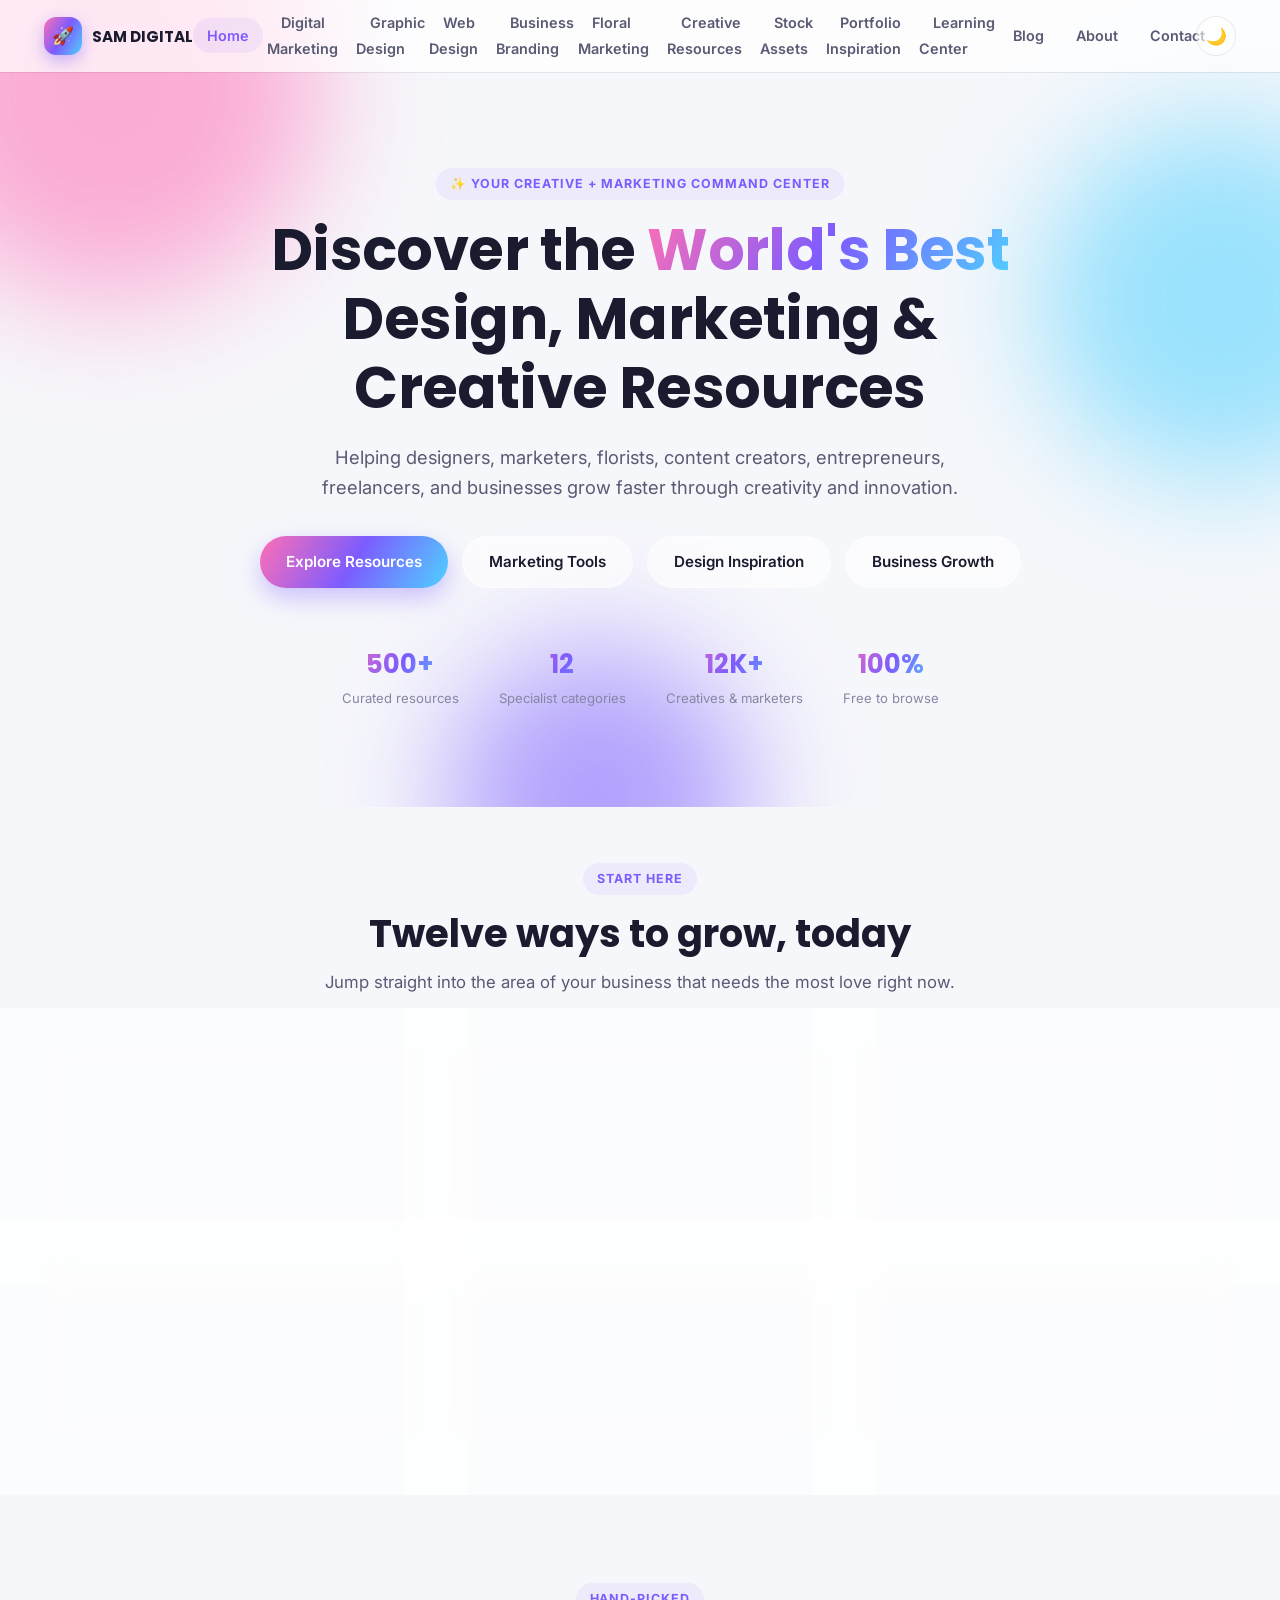
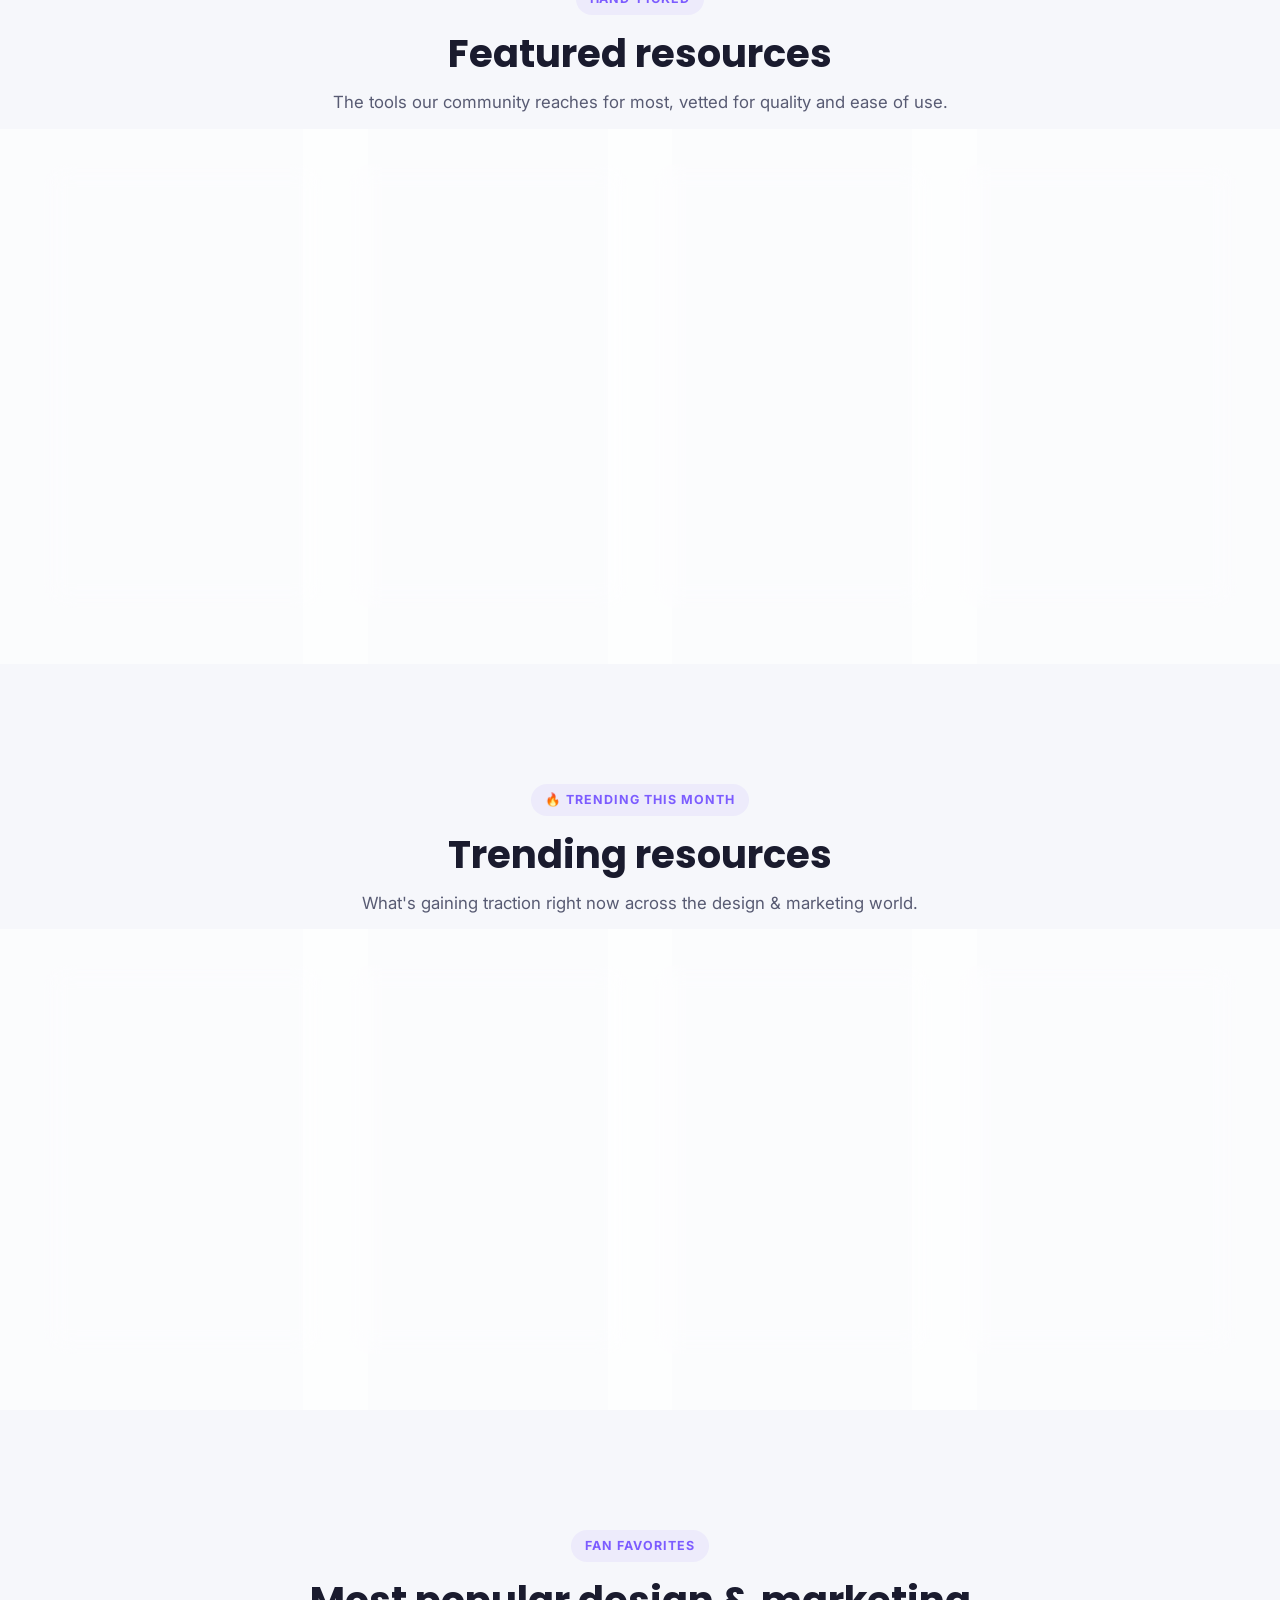
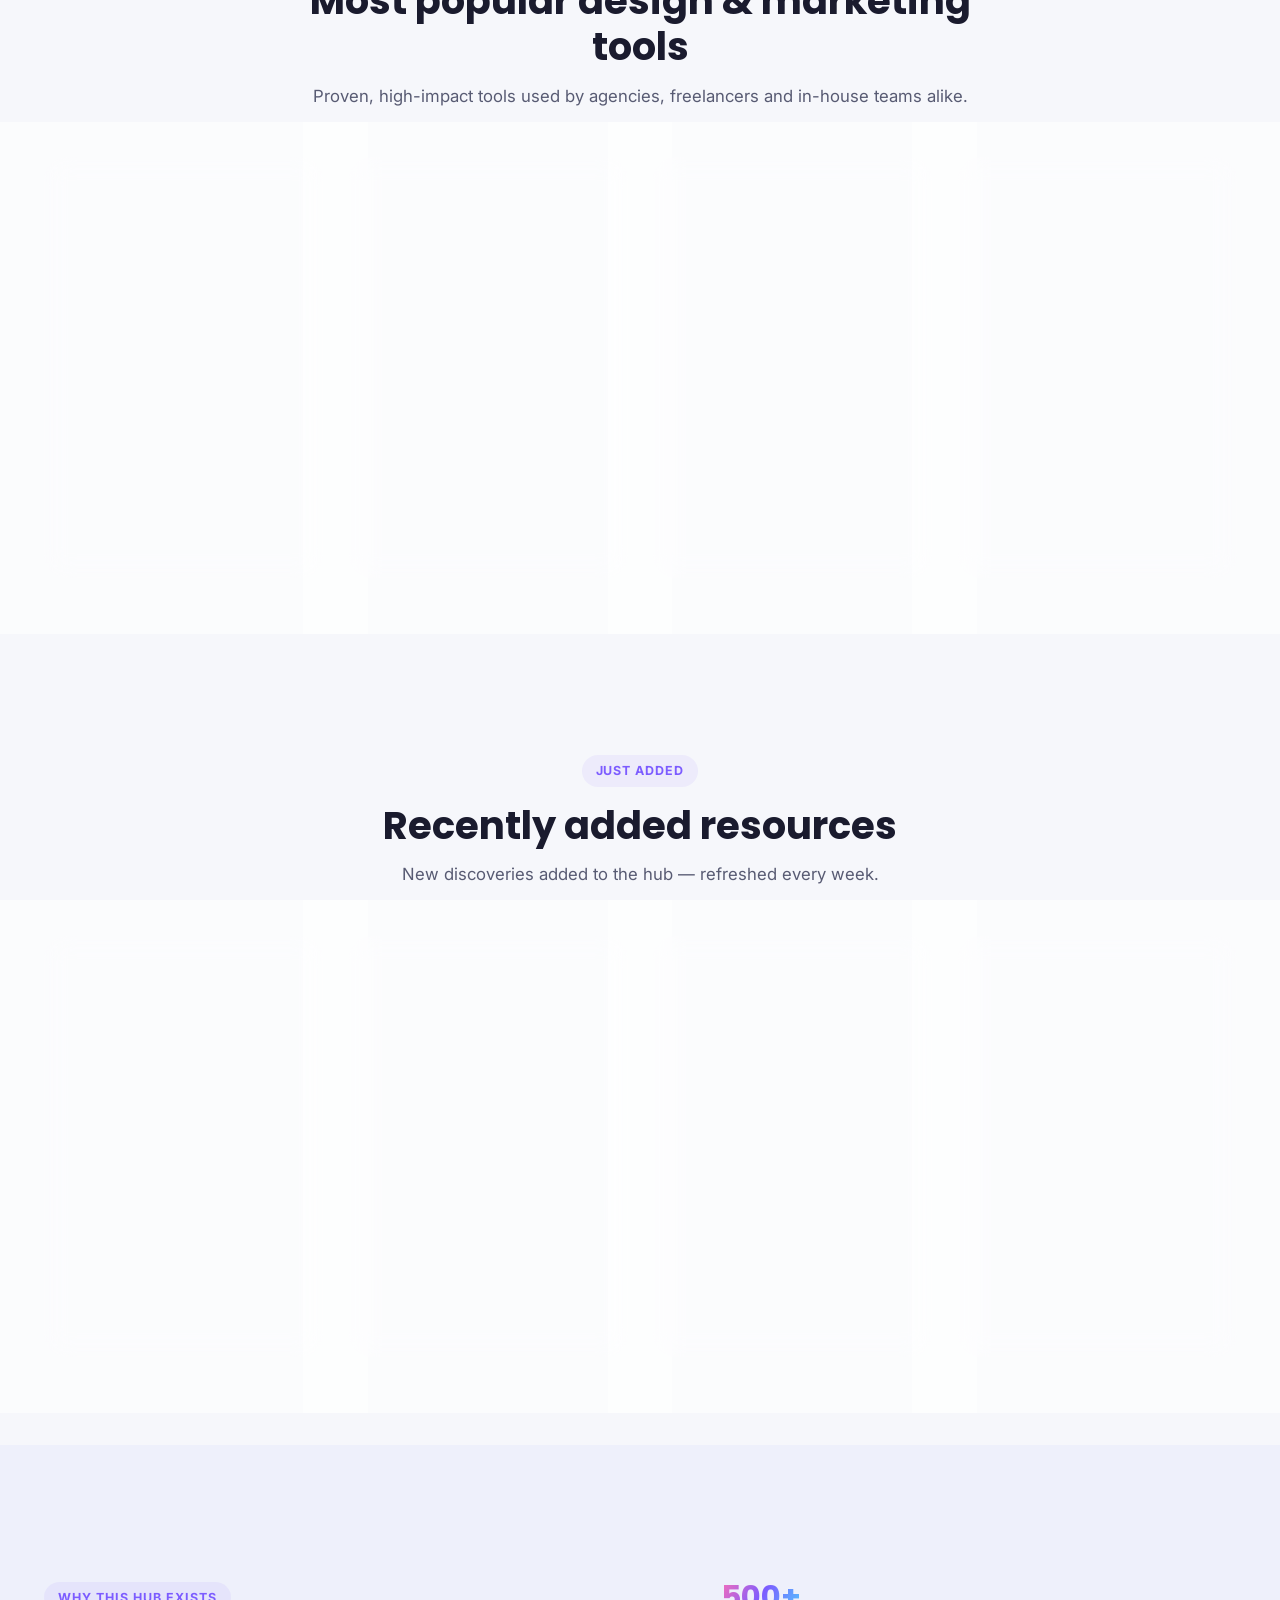
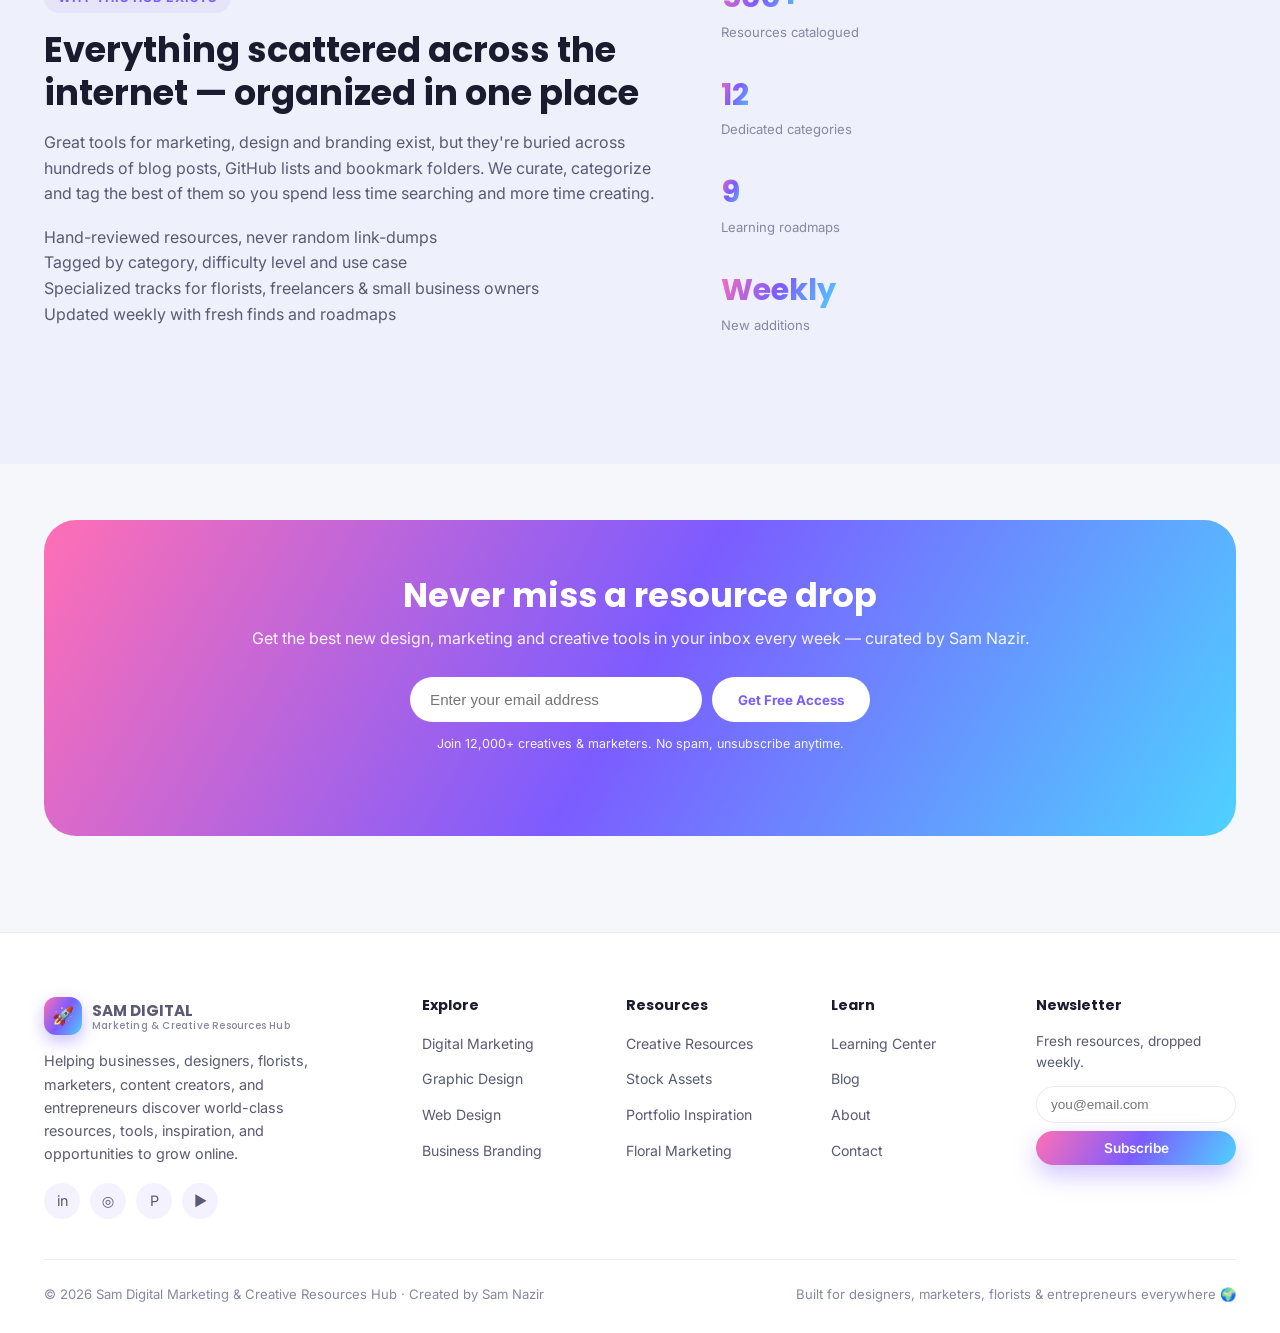
<file: index.html>
<!DOCTYPE html>
<html lang="en">
<head>
<meta charset="UTF-8">
<meta name="viewport" content="width=device-width, initial-scale=1.0">
<title>Home | Sam Digital Marketing & Creative Resources Hub</title>
<meta name="description" content="Discover the world's best design, marketing and creative resources — curated tools, inspiration and roadmaps for designers, marketers, florists, freelancers and entrepreneurs.">
<meta name="author" content="Sam Nazir">
<meta property="og:title" content="Home | Sam Digital Marketing & Creative Resources Hub">
<meta property="og:description" content="Discover the world's best design, marketing and creative resources — curated tools, inspiration and roadmaps for designers, marketers, florists, freelancers and entrepreneurs.">
<meta property="og:type" content="website">
<meta name="theme-color" content="#7c5cff">
<link rel="icon" href="data:image/svg+xml,<svg xmlns=%22http://www.w3.org/2000/svg%22 viewBox=%220 0 100 100%22><text y=%22.9em%22 font-size=%2290%22>🚀</text></svg>">
<link rel="preconnect" href="https://fonts.googleapis.com">
<link rel="preconnect" href="https://fonts.gstatic.com" crossorigin>
<link href="https://fonts.googleapis.com/css2?family=Poppins:wght@600;700;800&family=Inter:wght@400;500;600;700&display=swap" rel="stylesheet">
<link rel="stylesheet" href="styles.css">
</head>
<body>

<nav class="navbar">
  <div class="container nav-inner">
    <a href="index.html" class="brand">
      <span class="brand-mark">🚀</span>
      <span class="brand-text"><strong>SAM DIGITAL</strong></span>
    </a>
    <ul class="nav-links">
      <li><a href="index.html">Home</a></li>
      <li><a href="digital-marketing.html">Digital Marketing</a></li>
      <li><a href="graphic-design.html">Graphic Design</a></li>
      <li><a href="web-design.html">Web Design</a></li>
      <li><a href="business-branding.html">Business Branding</a></li>
      <li><a href="floral-marketing.html">Floral Marketing</a></li>
      <li><a href="creative-resources.html">Creative Resources</a></li>
      <li><a href="stock-assets.html">Stock Assets</a></li>
      <li><a href="portfolio-inspiration.html">Portfolio Inspiration</a></li>
      <li><a href="learning-center.html">Learning Center</a></li>
      <li><a href="blog.html">Blog</a></li>
      <li><a href="about.html">About</a></li>
      <li><a href="contact.html">Contact</a></li>
    </ul>
    <div class="nav-actions">
      <button class="theme-toggle" aria-label="Toggle dark mode">🌙</button>
      <button class="nav-burger" aria-label="Open menu">☰</button>
    </div>
  </div>
</nav>


  <header class="hero">
    <div class="blob-field"><div class="blob blob-1"></div><div class="blob blob-2"></div><div class="blob blob-3"></div></div>
    <div class="container hero-inner">
      <span class="eyebrow">✨ Your creative + marketing command center</span>
      <h1>Discover the <span class="gradient-text">World's Best</span> Design, Marketing &amp; Creative Resources</h1>
      <p class="lead">Helping designers, marketers, florists, content creators, entrepreneurs, freelancers, and businesses grow faster through creativity and innovation.</p>
      <div class="hero-actions">
        <a href="creative-resources.html" class="btn btn-primary">Explore Resources</a>
        <a href="digital-marketing.html" class="btn btn-glass">Marketing Tools</a>
        <a href="portfolio-inspiration.html" class="btn btn-glass">Design Inspiration</a>
        <a href="learning-center.html" class="btn btn-glass">Business Growth</a>
      </div>
      <div class="hero-stats">
        <div><strong>500+</strong><span>Curated resources</span></div>
        <div><strong>12</strong><span>Specialist categories</span></div>
        <div><strong>12K+</strong><span>Creatives &amp; marketers</span></div>
        <div><strong>100%</strong><span>Free to browse</span></div>
      </div>
    </div>
  </header>
  <section class="section section--tight">
    <div class="container">
      <div class="section-head"><span class="eyebrow">Start here</span><h2>Twelve ways to grow, today</h2><p>Jump straight into the area of your business that needs the most love right now.</p></div>
      <div class="grid grid-3">
    <a href="digital-marketing.html" class="card reveal" style="padding:26px;display:flex;flex-direction:column;gap:12px">
      <div class="resource-thumb" style="height:64px;width:64px;background:linear-gradient(135deg,#ff6fb5,#7c5cff);font-size:1.6rem">📈</div>
      <h3 style="font-size:1.05rem">Digital Marketing</h3>
      <p style="color:var(--text-dim);font-size:.88rem">SEO, social &amp; email growth playbooks</p>
    </a>
    <a href="graphic-design.html" class="card reveal" style="padding:26px;display:flex;flex-direction:column;gap:12px">
      <div class="resource-thumb" style="height:64px;width:64px;background:linear-gradient(135deg,#7c5cff,#4fd1ff);font-size:1.6rem">🎨</div>
      <h3 style="font-size:1.05rem">Graphic Design</h3>
      <p style="color:var(--text-dim);font-size:.88rem">Logos, branding &amp; visual assets</p>
    </a>
    <a href="web-design.html" class="card reveal" style="padding:26px;display:flex;flex-direction:column;gap:12px">
      <div class="resource-thumb" style="height:64px;width:64px;background:linear-gradient(135deg,#4fd1ff,#3bb273);font-size:1.6rem">💻</div>
      <h3 style="font-size:1.05rem">Web Design</h3>
      <p style="color:var(--text-dim);font-size:.88rem">UI/UX kits, templates &amp; systems</p>
    </a>
    <a href="business-branding.html" class="card reveal" style="padding:26px;display:flex;flex-direction:column;gap:12px">
      <div class="resource-thumb" style="height:64px;width:64px;background:linear-gradient(135deg,#ffb347,#ff5d9e);font-size:1.6rem">🏷️</div>
      <h3 style="font-size:1.05rem">Business Branding</h3>
      <p style="color:var(--text-dim);font-size:.88rem">Identity, voice &amp; brand strategy</p>
    </a>
    <a href="floral-marketing.html" class="card reveal" style="padding:26px;display:flex;flex-direction:column;gap:12px">
      <div class="resource-thumb" style="height:64px;width:64px;background:linear-gradient(135deg,#3bb273,#4fd1ff);font-size:1.6rem">🌸</div>
      <h3 style="font-size:1.05rem">Floral Marketing</h3>
      <p style="color:var(--text-dim);font-size:.88rem">Grow a flower &amp; event business</p>
    </a>
    <a href="creative-resources.html" class="card reveal" style="padding:26px;display:flex;flex-direction:column;gap:12px">
      <div class="resource-thumb" style="height:64px;width:64px;background:linear-gradient(135deg,#ff5d9e,#ffb347);font-size:1.6rem">🧰</div>
      <h3 style="font-size:1.05rem">Creative Resources</h3>
      <p style="color:var(--text-dim);font-size:.88rem">Fonts, icons, vectors &amp; UI kits</p>
    </a></div>
    </div>
  </section>
  <section class="section">
    <div class="container">
      <div class="section-head"><span class="eyebrow">Hand-picked</span><h2>Featured resources</h2><p>The tools our community reaches for most, vetted for quality and ease of use.</p></div>
      <div class="grid grid-4">
    <div class="card resource-card reveal" data-tags="design all-in-one">
      <div class="resource-thumb" style="background:linear-gradient(135deg,#ff6fb5,#7c5cff)">🎨</div>
      <h3>Canva</h3>
      <p class="desc">Drag-and-drop design for social posts, presentations, videos &amp; brand kits — the fastest way from idea to polished graphic.</p>
      <div class="resource-meta"><span class="chip">Design</span><span class="chip">All-in-one</span><span class="badge badge-beginner">Beginner</span></div>
      <div class="resource-foot">
        <a href="https://www.canva.com" target="_blank" rel="noopener" class="btn btn-outline btn-sm">Visit site →</a>
        <button class="bookmark-btn" data-id="Canva">♡</button>
      </div>
    </div>
    <div class="card resource-card reveal" data-tags="vectors photos">
      <div class="resource-thumb" style="background:linear-gradient(135deg,#7c5cff,#4fd1ff)">🖼️</div>
      <h3>Freepik</h3>
      <p class="desc">Millions of free &amp; premium vectors, PSDs, icons and photos for every kind of creative project.</p>
      <div class="resource-meta"><span class="chip">Vectors</span><span class="chip">Photos</span><span class="badge badge-free">Free</span></div>
      <div class="resource-foot">
        <a href="https://www.freepik.com" target="_blank" rel="noopener" class="btn btn-outline btn-sm">Visit site →</a>
        <button class="bookmark-btn" data-id="Freepik">♡</button>
      </div>
    </div>
    <div class="card resource-card reveal" data-tags="marketing courses">
      <div class="resource-thumb" style="background:linear-gradient(135deg,#4fd1ff,#3bb273)">📊</div>
      <h3>HubSpot Academy</h3>
      <p class="desc">Free certification courses covering inbound marketing, SEO, content strategy and social media.</p>
      <div class="resource-meta"><span class="chip">Marketing</span><span class="chip">Courses</span><span class="badge badge-free">Free</span></div>
      <div class="resource-foot">
        <a href="https://academy.hubspot.com" target="_blank" rel="noopener" class="btn btn-outline btn-sm">Visit site →</a>
        <button class="bookmark-btn" data-id="HubSpot Academy">♡</button>
      </div>
    </div>
    <div class="card resource-card reveal" data-tags="ui/ux collaboration">
      <div class="resource-thumb" style="background:linear-gradient(135deg,#ffb347,#ff5d9e)">🧩</div>
      <h3>Figma</h3>
      <p class="desc">Collaborative interface design tool powering modern product &amp; web design teams worldwide.</p>
      <div class="resource-meta"><span class="chip">UI/UX</span><span class="chip">Collaboration</span><span class="badge badge-beginner">Beginner</span></div>
      <div class="resource-foot">
        <a href="https://www.figma.com" target="_blank" rel="noopener" class="btn btn-outline btn-sm">Visit site →</a>
        <button class="bookmark-btn" data-id="Figma">♡</button>
      </div>
    </div></div>
    </div>
  </section>
  <section class="section">
    <div class="container">
      <div class="section-head"><span class="eyebrow">🔥 Trending this month</span><h2>Trending resources</h2><p>What's gaining traction right now across the design &amp; marketing world.</p></div>
      <div class="grid grid-4">
    <div class="card resource-card reveal" data-tags="video social">
      <div class="resource-thumb" style="background:linear-gradient(135deg,#3bb273,#4fd1ff)">🎬</div>
      <h3>CapCut</h3>
      <p class="desc">Fast, free video editor beloved by content creators for Reels, TikTok and YouTube Shorts.</p>
      <div class="resource-meta"><span class="chip">Video</span><span class="chip">Social</span><span class="badge badge-free">Free</span></div>
      <div class="resource-foot">
        <a href="https://www.capcut.com" target="_blank" rel="noopener" class="btn btn-outline btn-sm">Visit site →</a>
        <button class="bookmark-btn" data-id="CapCut">♡</button>
      </div>
    </div>
    <div class="card resource-card reveal" data-tags="color branding">
      <div class="resource-thumb" style="background:linear-gradient(135deg,#ff5d9e,#ffb347)">🎯</div>
      <h3>Coolors</h3>
      <p class="desc">Generate, explore and save beautiful color palettes in seconds for any brand or campaign.</p>
      <div class="resource-meta"><span class="chip">Color</span><span class="chip">Branding</span><span class="badge badge-free">Free</span></div>
      <div class="resource-foot">
        <a href="https://coolors.co" target="_blank" rel="noopener" class="btn btn-outline btn-sm">Visit site →</a>
        <button class="bookmark-btn" data-id="Coolors">♡</button>
      </div>
    </div>
    <div class="card resource-card reveal" data-tags="logo branding">
      <div class="resource-thumb" style="background:linear-gradient(135deg,#ff6fb5,#7c5cff)">🪄</div>
      <h3>Looka</h3>
      <p class="desc">AI-powered logo &amp; brand identity generator that builds a full brand kit in minutes.</p>
      <div class="resource-meta"><span class="chip">Logo</span><span class="chip">Branding</span><span class="badge badge-premium">Premium</span></div>
      <div class="resource-foot">
        <a href="https://looka.com" target="_blank" rel="noopener" class="btn btn-outline btn-sm">Visit site →</a>
        <button class="bookmark-btn" data-id="Looka">♡</button>
      </div>
    </div>
    <div class="card resource-card reveal" data-tags="social visual">
      <div class="resource-thumb" style="background:linear-gradient(135deg,#7c5cff,#4fd1ff)">📌</div>
      <h3>Pinterest Business</h3>
      <p class="desc">Turn visual discovery into traffic — ideal for florists, designers &amp; product brands.</p>
      <div class="resource-meta"><span class="chip">Social</span><span class="chip">Visual</span><span class="badge badge-free">Free</span></div>
      <div class="resource-foot">
        <a href="https://business.pinterest.com" target="_blank" rel="noopener" class="btn btn-outline btn-sm">Visit site →</a>
        <button class="bookmark-btn" data-id="Pinterest Business">♡</button>
      </div>
    </div></div>
    </div>
  </section>
  <section class="section">
    <div class="container">
      <div class="section-head"><span class="eyebrow">Fan favorites</span><h2>Most popular design &amp; marketing tools</h2><p>Proven, high-impact tools used by agencies, freelancers and in-house teams alike.</p></div>
      <div class="grid grid-4">
    <div class="card resource-card reveal" data-tags="seo analytics">
      <div class="resource-thumb" style="background:linear-gradient(135deg,#4fd1ff,#3bb273)">🔍</div>
      <h3>Ahrefs</h3>
      <p class="desc">Industry-leading SEO toolkit for keyword research, backlink audits and competitor analysis.</p>
      <div class="resource-meta"><span class="chip">SEO</span><span class="chip">Analytics</span><span class="badge badge-premium">Premium</span></div>
      <div class="resource-foot">
        <a href="https://ahrefs.com" target="_blank" rel="noopener" class="btn btn-outline btn-sm">Visit site →</a>
        <button class="bookmark-btn" data-id="Ahrefs">♡</button>
      </div>
    </div>
    <div class="card resource-card reveal" data-tags="writing content">
      <div class="resource-thumb" style="background:linear-gradient(135deg,#ffb347,#ff5d9e)">📝</div>
      <h3>Grammarly</h3>
      <p class="desc">AI writing assistant that polishes grammar, tone and clarity across every piece of content.</p>
      <div class="resource-meta"><span class="chip">Writing</span><span class="chip">Content</span><span class="badge badge-free">Free</span></div>
      <div class="resource-foot">
        <a href="https://www.grammarly.com" target="_blank" rel="noopener" class="btn btn-outline btn-sm">Visit site →</a>
        <button class="bookmark-btn" data-id="Grammarly">♡</button>
      </div>
    </div>
    <div class="card resource-card reveal" data-tags="design templates">
      <div class="resource-thumb" style="background:linear-gradient(135deg,#3bb273,#4fd1ff)">🖌️</div>
      <h3>Adobe Express</h3>
      <p class="desc">Quick templates for flyers, logos, social graphics and short videos, powered by Adobe.</p>
      <div class="resource-meta"><span class="chip">Design</span><span class="chip">Templates</span><span class="badge badge-free">Free</span></div>
      <div class="resource-foot">
        <a href="https://www.adobe.com/express" target="_blank" rel="noopener" class="btn btn-outline btn-sm">Visit site →</a>
        <button class="bookmark-btn" data-id="Adobe Express">♡</button>
      </div>
    </div>
    <div class="card resource-card reveal" data-tags="social scheduling">
      <div class="resource-thumb" style="background:linear-gradient(135deg,#ff5d9e,#ffb347)">📅</div>
      <h3>Later</h3>
      <p class="desc">Visual social media scheduler for Instagram, Pinterest, TikTok and more.</p>
      <div class="resource-meta"><span class="chip">Social</span><span class="chip">Scheduling</span><span class="badge badge-beginner">Beginner</span></div>
      <div class="resource-foot">
        <a href="https://later.com" target="_blank" rel="noopener" class="btn btn-outline btn-sm">Visit site →</a>
        <button class="bookmark-btn" data-id="Later">♡</button>
      </div>
    </div></div>
    </div>
  </section>
  <section class="section">
    <div class="container">
      <div class="section-head"><span class="eyebrow">Just added</span><h2>Recently added resources</h2><p>New discoveries added to the hub — refreshed every week.</p></div>
      <div class="grid grid-4">
    <div class="card resource-card reveal" data-tags="motion animation">
      <div class="resource-thumb" style="background:linear-gradient(135deg,#ff6fb5,#7c5cff)">🎥</div>
      <h3>LottieFiles</h3>
      <p class="desc">Lightweight animated graphics library — drop beautiful motion into sites &amp; apps instantly.</p>
      <div class="resource-meta"><span class="chip">Motion</span><span class="chip">Animation</span><span class="badge badge-intermediate">Intermediate</span></div>
      <div class="resource-foot">
        <a href="https://lottiefiles.com" target="_blank" rel="noopener" class="btn btn-outline btn-sm">Visit site →</a>
        <button class="bookmark-btn" data-id="LottieFiles">♡</button>
      </div>
    </div>
    <div class="card resource-card reveal" data-tags="web design no-code">
      <div class="resource-thumb" style="background:linear-gradient(135deg,#7c5cff,#4fd1ff)">🧱</div>
      <h3>Webflow</h3>
      <p class="desc">Visual web builder that outputs production-ready, responsive code — no-code meets real design.</p>
      <div class="resource-meta"><span class="chip">Web Design</span><span class="chip">No-code</span><span class="badge badge-intermediate">Intermediate</span></div>
      <div class="resource-foot">
        <a href="https://webflow.com" target="_blank" rel="noopener" class="btn btn-outline btn-sm">Visit site →</a>
        <button class="bookmark-btn" data-id="Webflow">♡</button>
      </div>
    </div>
    <div class="card resource-card reveal" data-tags="productivity planning">
      <div class="resource-thumb" style="background:linear-gradient(135deg,#4fd1ff,#3bb273)">🗂️</div>
      <h3>Notion</h3>
      <p class="desc">Organize campaigns, content calendars and client work in one flexible workspace.</p>
      <div class="resource-meta"><span class="chip">Productivity</span><span class="chip">Planning</span><span class="badge badge-beginner">Beginner</span></div>
      <div class="resource-foot">
        <a href="https://www.notion.so" target="_blank" rel="noopener" class="btn btn-outline btn-sm">Visit site →</a>
        <button class="bookmark-btn" data-id="Notion">♡</button>
      </div>
    </div>
    <div class="card resource-card reveal" data-tags="mockups presentation">
      <div class="resource-thumb" style="background:linear-gradient(135deg,#ffb347,#ff5d9e)">🪞</div>
      <h3>Smartmockups</h3>
      <p class="desc">Place your designs into realistic product, device and packaging mockups in seconds.</p>
      <div class="resource-meta"><span class="chip">Mockups</span><span class="chip">Presentation</span><span class="badge badge-free">Free</span></div>
      <div class="resource-foot">
        <a href="https://smartmockups.com" target="_blank" rel="noopener" class="btn btn-outline btn-sm">Visit site →</a>
        <button class="bookmark-btn" data-id="Smartmockups">♡</button>
      </div>
    </div></div>
    </div>
  </section>
  <section class="section section--soft">
    <div class="container">
      <div class="two-col reveal">
        <div>
          <span class="eyebrow">Why this hub exists</span>
          <h2 style="font-size:clamp(1.6rem,3vw,2.2rem);margin-bottom:16px">Everything scattered across the internet — organized in one place</h2>
          <p style="color:var(--text-dim);margin-bottom:18px">Great tools for marketing, design and branding exist, but they're buried across hundreds of blog posts, GitHub lists and bookmark folders. We curate, categorize and tag the best of them so you spend less time searching and more time creating.</p>
          <ul class="benefits" style="color:var(--text-dim)">
            <li>Hand-reviewed resources, never random link-dumps</li>
            <li>Tagged by category, difficulty level and use case</li>
            <li>Specialized tracks for florists, freelancers &amp; small business owners</li>
            <li>Updated weekly with fresh finds and roadmaps</li>
          </ul>
        </div>
        <div class="stats-strip" style="flex-direction:column;align-items:flex-start;gap:28px">
          <div style="text-align:left"><strong class="gradient-text">500+</strong><span>Resources catalogued</span></div>
          <div style="text-align:left"><strong class="gradient-text">12</strong><span>Dedicated categories</span></div>
          <div style="text-align:left"><strong class="gradient-text">9</strong><span>Learning roadmaps</span></div>
          <div style="text-align:left"><strong class="gradient-text">Weekly</strong><span>New additions</span></div>
        </div>
      </div>
    </div>
  </section>
  <section class="section section--tight">
    <div class="container">
      <div class="cta-band reveal">
        <h2>Never miss a resource drop</h2>
        <p>Get the best new design, marketing and creative tools in your inbox every week — curated by Sam Nazir.</p>
        <form class="newsletter-form" data-fake-submit>
          <input type="email" required placeholder="Enter your email address">
          <button type="submit">Get Free Access</button>
        </form>
        <p class="form-note">Join 12,000+ creatives &amp; marketers. No spam, unsubscribe anytime.</p>
      </div>
    </div>
  </section>

<footer>
  <div class="container">
    <div class="footer-grid">
      <div class="footer-brand">
        <a href="index.html" class="brand"><span class="brand-mark">🚀</span><span class="brand-text"><strong>SAM DIGITAL</strong><small>Marketing &amp; Creative Resources Hub</small></span></a>
        <p>Helping businesses, designers, florists, marketers, content creators, and entrepreneurs discover world-class resources, tools, inspiration, and opportunities to grow online.</p>
        <div class="social-row">
          <a href="https://www.linkedin.com/" target="_blank" rel="noopener" aria-label="LinkedIn">in</a>
          <a href="https://www.instagram.com/" target="_blank" rel="noopener" aria-label="Instagram">◎</a>
          <a href="https://www.pinterest.com/" target="_blank" rel="noopener" aria-label="Pinterest">P</a>
          <a href="https://www.youtube.com/" target="_blank" rel="noopener" aria-label="YouTube">▶</a>
        </div>
      </div>
      <div>
        <h4>Explore</h4>
        <ul>
          <li><a href="digital-marketing.html">Digital Marketing</a></li>
          <li><a href="graphic-design.html">Graphic Design</a></li>
          <li><a href="web-design.html">Web Design</a></li>
          <li><a href="business-branding.html">Business Branding</a></li>
        </ul>
      </div>
      <div>
        <h4>Resources</h4>
        <ul>
          <li><a href="creative-resources.html">Creative Resources</a></li>
          <li><a href="stock-assets.html">Stock Assets</a></li>
          <li><a href="portfolio-inspiration.html">Portfolio Inspiration</a></li>
          <li><a href="floral-marketing.html">Floral Marketing</a></li>
        </ul>
      </div>
      <div>
        <h4>Learn</h4>
        <ul>
          <li><a href="learning-center.html">Learning Center</a></li>
          <li><a href="blog.html">Blog</a></li>
          <li><a href="about.html">About</a></li>
          <li><a href="contact.html">Contact</a></li>
        </ul>
      </div>
      <div>
        <h4>Newsletter</h4>
        <p style="font-size:.85rem;color:var(--text-dim);margin-bottom:12px">Fresh resources, dropped weekly.</p>
        <form data-fake-submit style="display:flex;flex-direction:column;gap:8px">
          <input type="email" required placeholder="you@email.com" style="padding:10px 14px;border-radius:999px;border:1px solid var(--border);background:var(--bg-elev);color:var(--text);font-size:.85rem">
          <button class="btn btn-primary btn-sm" type="submit">Subscribe</button>
        </form>
      </div>
    </div>
    <div class="footer-bottom">
      <span>© <span data-year></span> Sam Digital Marketing &amp; Creative Resources Hub · Created by Sam Nazir</span>
      <span>Built for designers, marketers, florists &amp; entrepreneurs everywhere 🌍</span>
    </div>
  </div>
</footer>

<button class="back-to-top" aria-label="Back to top">↑</button>
<script src="script.js"></script>
</body>
</html>
</file>
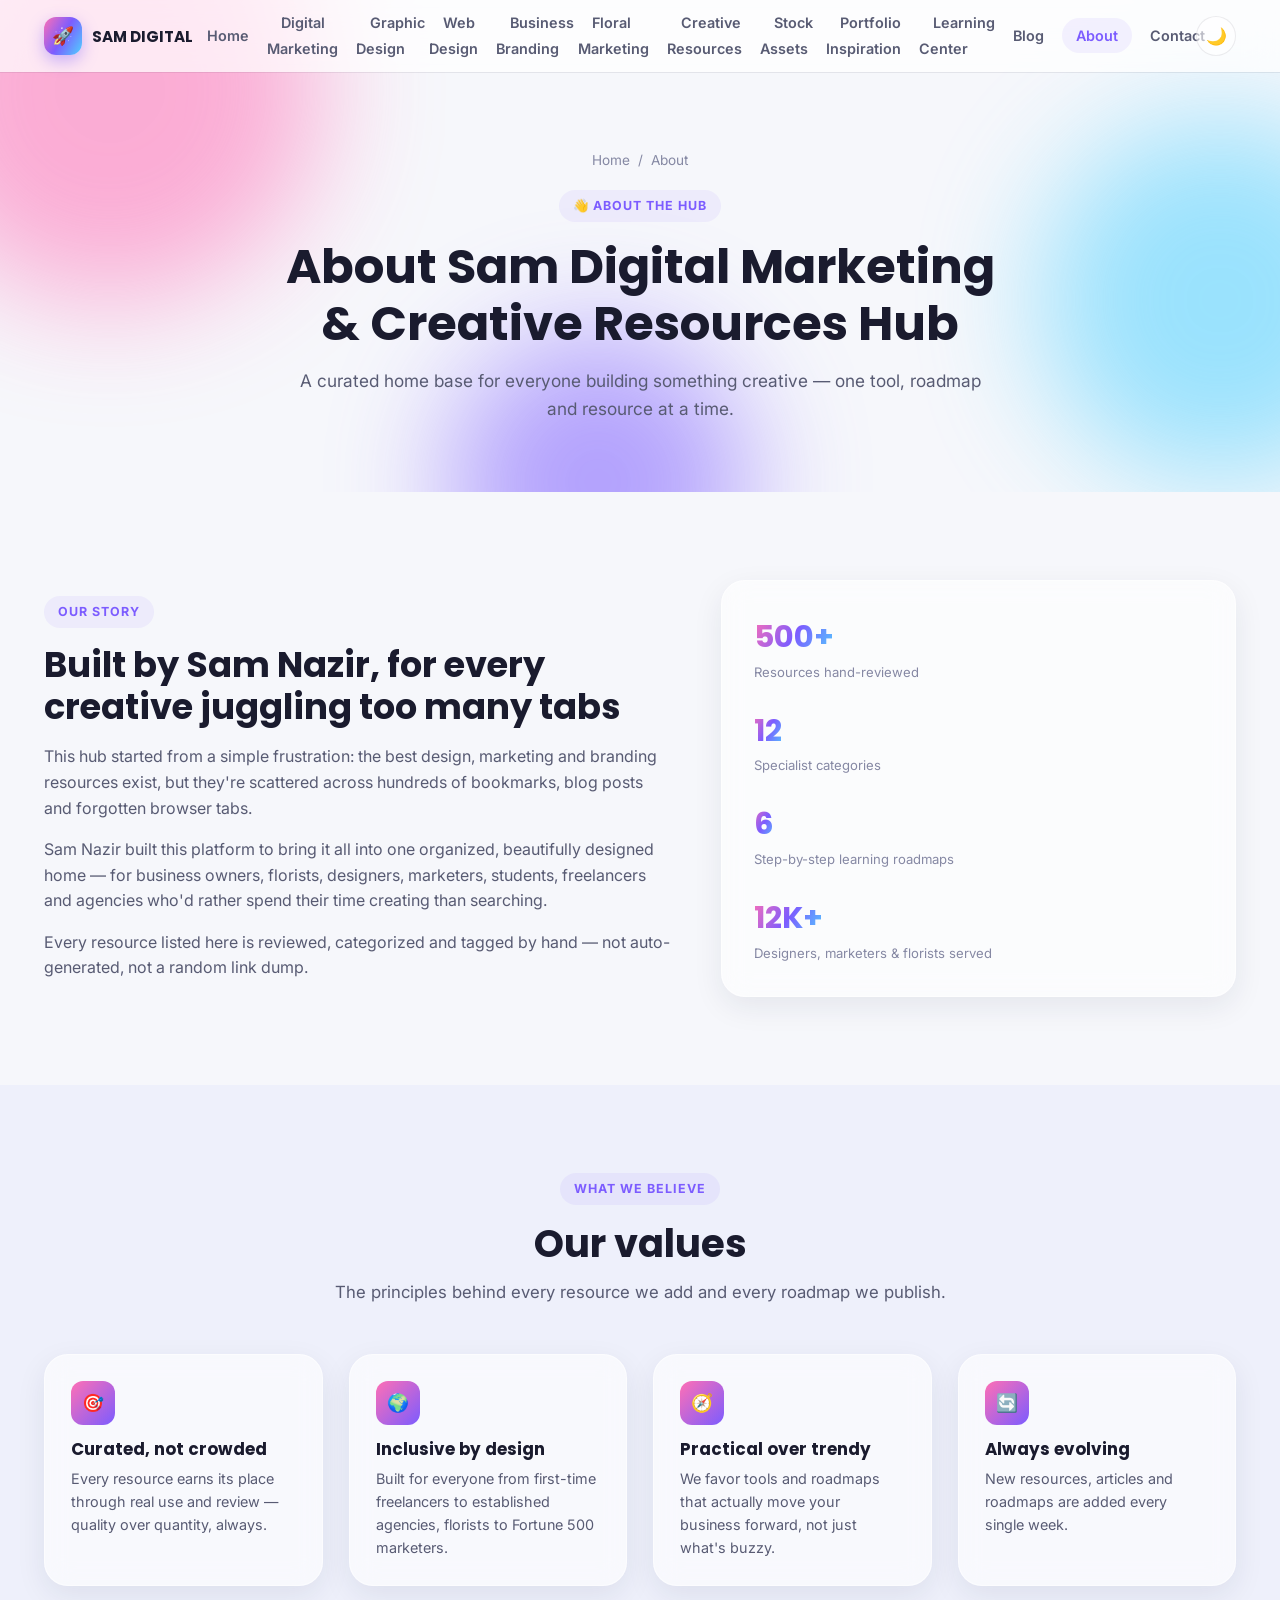
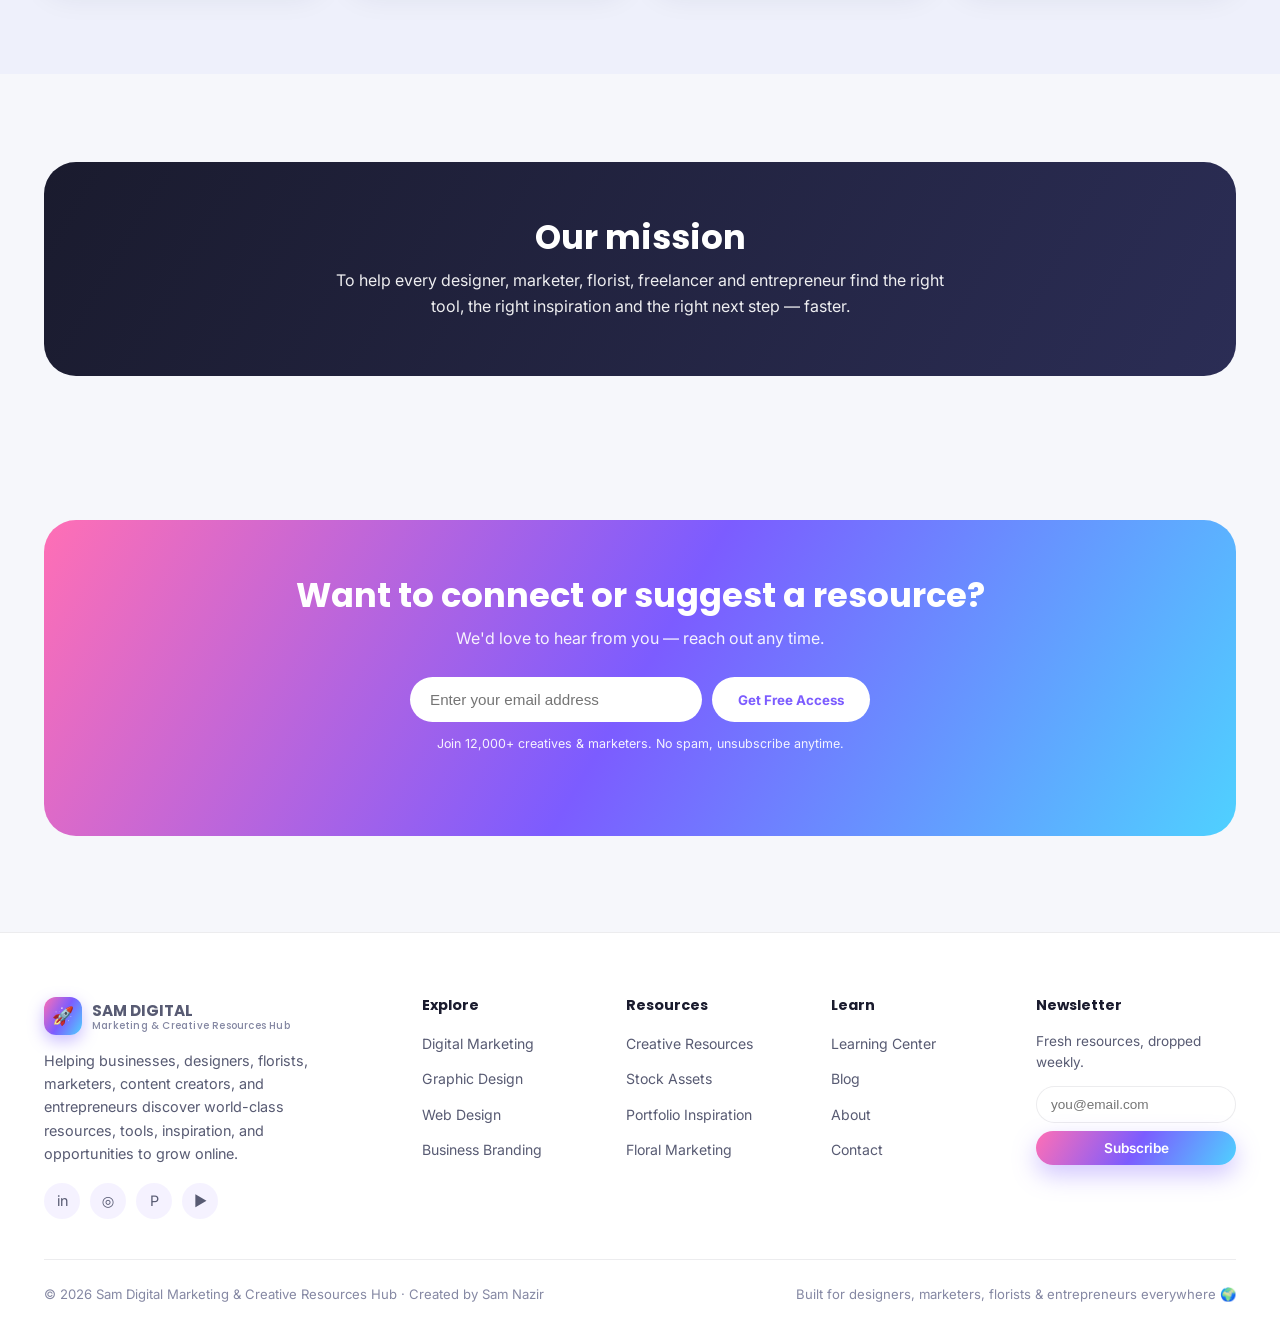
<file: about.html>
<!DOCTYPE html>
<html lang="en">
<head>
<meta charset="UTF-8">
<meta name="viewport" content="width=device-width, initial-scale=1.0">
<title>About | Sam Digital Marketing & Creative Resources Hub</title>
<meta name="description" content="The story, mission and values behind Sam Digital Marketing & Creative Resources Hub, created by Sam Nazir.">
<meta name="author" content="Sam Nazir">
<meta property="og:title" content="About | Sam Digital Marketing & Creative Resources Hub">
<meta property="og:description" content="The story, mission and values behind Sam Digital Marketing & Creative Resources Hub, created by Sam Nazir.">
<meta property="og:type" content="website">
<meta name="theme-color" content="#7c5cff">
<link rel="icon" href="data:image/svg+xml,<svg xmlns=%22http://www.w3.org/2000/svg%22 viewBox=%220 0 100 100%22><text y=%22.9em%22 font-size=%2290%22>🚀</text></svg>">
<link rel="preconnect" href="https://fonts.googleapis.com">
<link rel="preconnect" href="https://fonts.gstatic.com" crossorigin>
<link href="https://fonts.googleapis.com/css2?family=Poppins:wght@600;700;800&family=Inter:wght@400;500;600;700&display=swap" rel="stylesheet">
<link rel="stylesheet" href="styles.css">
</head>
<body>

<nav class="navbar">
  <div class="container nav-inner">
    <a href="index.html" class="brand">
      <span class="brand-mark">🚀</span>
      <span class="brand-text"><strong>SAM DIGITAL</strong></span>
    </a>
    <ul class="nav-links">
      <li><a href="index.html">Home</a></li>
      <li><a href="digital-marketing.html">Digital Marketing</a></li>
      <li><a href="graphic-design.html">Graphic Design</a></li>
      <li><a href="web-design.html">Web Design</a></li>
      <li><a href="business-branding.html">Business Branding</a></li>
      <li><a href="floral-marketing.html">Floral Marketing</a></li>
      <li><a href="creative-resources.html">Creative Resources</a></li>
      <li><a href="stock-assets.html">Stock Assets</a></li>
      <li><a href="portfolio-inspiration.html">Portfolio Inspiration</a></li>
      <li><a href="learning-center.html">Learning Center</a></li>
      <li><a href="blog.html">Blog</a></li>
      <li><a href="about.html">About</a></li>
      <li><a href="contact.html">Contact</a></li>
    </ul>
    <div class="nav-actions">
      <button class="theme-toggle" aria-label="Toggle dark mode">🌙</button>
      <button class="nav-burger" aria-label="Open menu">☰</button>
    </div>
  </div>
</nav>


  <header class="page-hero">
    <div class="blob-field"><div class="blob blob-1"></div><div class="blob blob-2"></div><div class="blob blob-3"></div></div>
    <div class="container page-hero-inner">
      <div class="crumbs"><a href="index.html">Home</a><span>/</span><span>About</span></div>
      <span class="eyebrow">👋 About the Hub</span>
      <h1>About Sam Digital Marketing &amp; Creative Resources Hub</h1>
      <p>A curated home base for everyone building something creative — one tool, roadmap and resource at a time.</p>
    </div>
  </header>
  <section class="section">
    <div class="container">
      <div class="two-col reveal">
        <div>
          <span class="eyebrow">Our story</span>
          <h2 style="font-size:clamp(1.6rem,3vw,2.2rem);margin-bottom:16px">Built by Sam Nazir, for every creative juggling too many tabs</h2>
          <p style="color:var(--text-dim);margin-bottom:16px">This hub started from a simple frustration: the best design, marketing and branding resources exist, but they're scattered across hundreds of bookmarks, blog posts and forgotten browser tabs.</p>
          <p style="color:var(--text-dim);margin-bottom:16px">Sam Nazir built this platform to bring it all into one organized, beautifully designed home — for business owners, florists, designers, marketers, students, freelancers and agencies who'd rather spend their time creating than searching.</p>
          <p style="color:var(--text-dim)">Every resource listed here is reviewed, categorized and tagged by hand — not auto-generated, not a random link dump.</p>
        </div>
        <div class="card reveal" style="padding:32px">
          <div class="stats-strip" style="flex-direction:column;align-items:flex-start;gap:24px;padding:0">
            <div style="text-align:left"><strong class="gradient-text">500+</strong><span>Resources hand-reviewed</span></div>
            <div style="text-align:left"><strong class="gradient-text">12</strong><span>Specialist categories</span></div>
            <div style="text-align:left"><strong class="gradient-text">6</strong><span>Step-by-step learning roadmaps</span></div>
            <div style="text-align:left"><strong class="gradient-text">12K+</strong><span>Designers, marketers &amp; florists served</span></div>
          </div>
        </div>
      </div>
    </div>
  </section>
  <section class="section section--soft">
    <div class="container">
      <div class="section-head"><span class="eyebrow">What we believe</span><h2>Our values</h2><p>The principles behind every resource we add and every roadmap we publish.</p></div>
      <div class="grid grid-4">
    <div class="card reveal" style="padding:26px">
      <div class="category-icon" style="background:linear-gradient(135deg,#ff6fb5,#7c5cff);margin-bottom:14px">🎯</div>
      <h3 style="font-size:1.05rem;margin-bottom:8px">Curated, not crowded</h3>
      <p style="color:var(--text-dim);font-size:.9rem">Every resource earns its place through real use and review — quality over quantity, always.</p>
    </div>
    <div class="card reveal" style="padding:26px">
      <div class="category-icon" style="background:linear-gradient(135deg,#ff6fb5,#7c5cff);margin-bottom:14px">🌍</div>
      <h3 style="font-size:1.05rem;margin-bottom:8px">Inclusive by design</h3>
      <p style="color:var(--text-dim);font-size:.9rem">Built for everyone from first-time freelancers to established agencies, florists to Fortune 500 marketers.</p>
    </div>
    <div class="card reveal" style="padding:26px">
      <div class="category-icon" style="background:linear-gradient(135deg,#ff6fb5,#7c5cff);margin-bottom:14px">🧭</div>
      <h3 style="font-size:1.05rem;margin-bottom:8px">Practical over trendy</h3>
      <p style="color:var(--text-dim);font-size:.9rem">We favor tools and roadmaps that actually move your business forward, not just what's buzzy.</p>
    </div>
    <div class="card reveal" style="padding:26px">
      <div class="category-icon" style="background:linear-gradient(135deg,#ff6fb5,#7c5cff);margin-bottom:14px">🔄</div>
      <h3 style="font-size:1.05rem;margin-bottom:8px">Always evolving</h3>
      <p style="color:var(--text-dim);font-size:.9rem">New resources, articles and roadmaps are added every single week.</p>
    </div></div>
    </div>
  </section>
  <section class="section">
    <div class="container">
      <div class="cta-band reveal" style="background:linear-gradient(120deg,#1a1b2e,#2b2d55)">
        <h2>Our mission</h2>
        <p style="max-width:640px;margin:0 auto 0">To help every designer, marketer, florist, freelancer and entrepreneur find the right tool, the right inspiration and the right next step — faster.</p>
      </div>
    </div>
  </section>
  <section class="section section--tight">
    <div class="container">
      <div class="cta-band reveal">
        <h2>Want to connect or suggest a resource?</h2>
        <p>We'd love to hear from you — reach out any time.</p>
        <form class="newsletter-form" data-fake-submit>
          <input type="email" required placeholder="Enter your email address">
          <button type="submit">Get Free Access</button>
        </form>
        <p class="form-note">Join 12,000+ creatives &amp; marketers. No spam, unsubscribe anytime.</p>
      </div>
    </div>
  </section>

<footer>
  <div class="container">
    <div class="footer-grid">
      <div class="footer-brand">
        <a href="index.html" class="brand"><span class="brand-mark">🚀</span><span class="brand-text"><strong>SAM DIGITAL</strong><small>Marketing &amp; Creative Resources Hub</small></span></a>
        <p>Helping businesses, designers, florists, marketers, content creators, and entrepreneurs discover world-class resources, tools, inspiration, and opportunities to grow online.</p>
        <div class="social-row">
          <a href="https://www.linkedin.com/" target="_blank" rel="noopener" aria-label="LinkedIn">in</a>
          <a href="https://www.instagram.com/" target="_blank" rel="noopener" aria-label="Instagram">◎</a>
          <a href="https://www.pinterest.com/" target="_blank" rel="noopener" aria-label="Pinterest">P</a>
          <a href="https://www.youtube.com/" target="_blank" rel="noopener" aria-label="YouTube">▶</a>
        </div>
      </div>
      <div>
        <h4>Explore</h4>
        <ul>
          <li><a href="digital-marketing.html">Digital Marketing</a></li>
          <li><a href="graphic-design.html">Graphic Design</a></li>
          <li><a href="web-design.html">Web Design</a></li>
          <li><a href="business-branding.html">Business Branding</a></li>
        </ul>
      </div>
      <div>
        <h4>Resources</h4>
        <ul>
          <li><a href="creative-resources.html">Creative Resources</a></li>
          <li><a href="stock-assets.html">Stock Assets</a></li>
          <li><a href="portfolio-inspiration.html">Portfolio Inspiration</a></li>
          <li><a href="floral-marketing.html">Floral Marketing</a></li>
        </ul>
      </div>
      <div>
        <h4>Learn</h4>
        <ul>
          <li><a href="learning-center.html">Learning Center</a></li>
          <li><a href="blog.html">Blog</a></li>
          <li><a href="about.html">About</a></li>
          <li><a href="contact.html">Contact</a></li>
        </ul>
      </div>
      <div>
        <h4>Newsletter</h4>
        <p style="font-size:.85rem;color:var(--text-dim);margin-bottom:12px">Fresh resources, dropped weekly.</p>
        <form data-fake-submit style="display:flex;flex-direction:column;gap:8px">
          <input type="email" required placeholder="you@email.com" style="padding:10px 14px;border-radius:999px;border:1px solid var(--border);background:var(--bg-elev);color:var(--text);font-size:.85rem">
          <button class="btn btn-primary btn-sm" type="submit">Subscribe</button>
        </form>
      </div>
    </div>
    <div class="footer-bottom">
      <span>© <span data-year></span> Sam Digital Marketing &amp; Creative Resources Hub · Created by Sam Nazir</span>
      <span>Built for designers, marketers, florists &amp; entrepreneurs everywhere 🌍</span>
    </div>
  </div>
</footer>

<button class="back-to-top" aria-label="Back to top">↑</button>
<script src="script.js"></script>
</body>
</html>
</file>
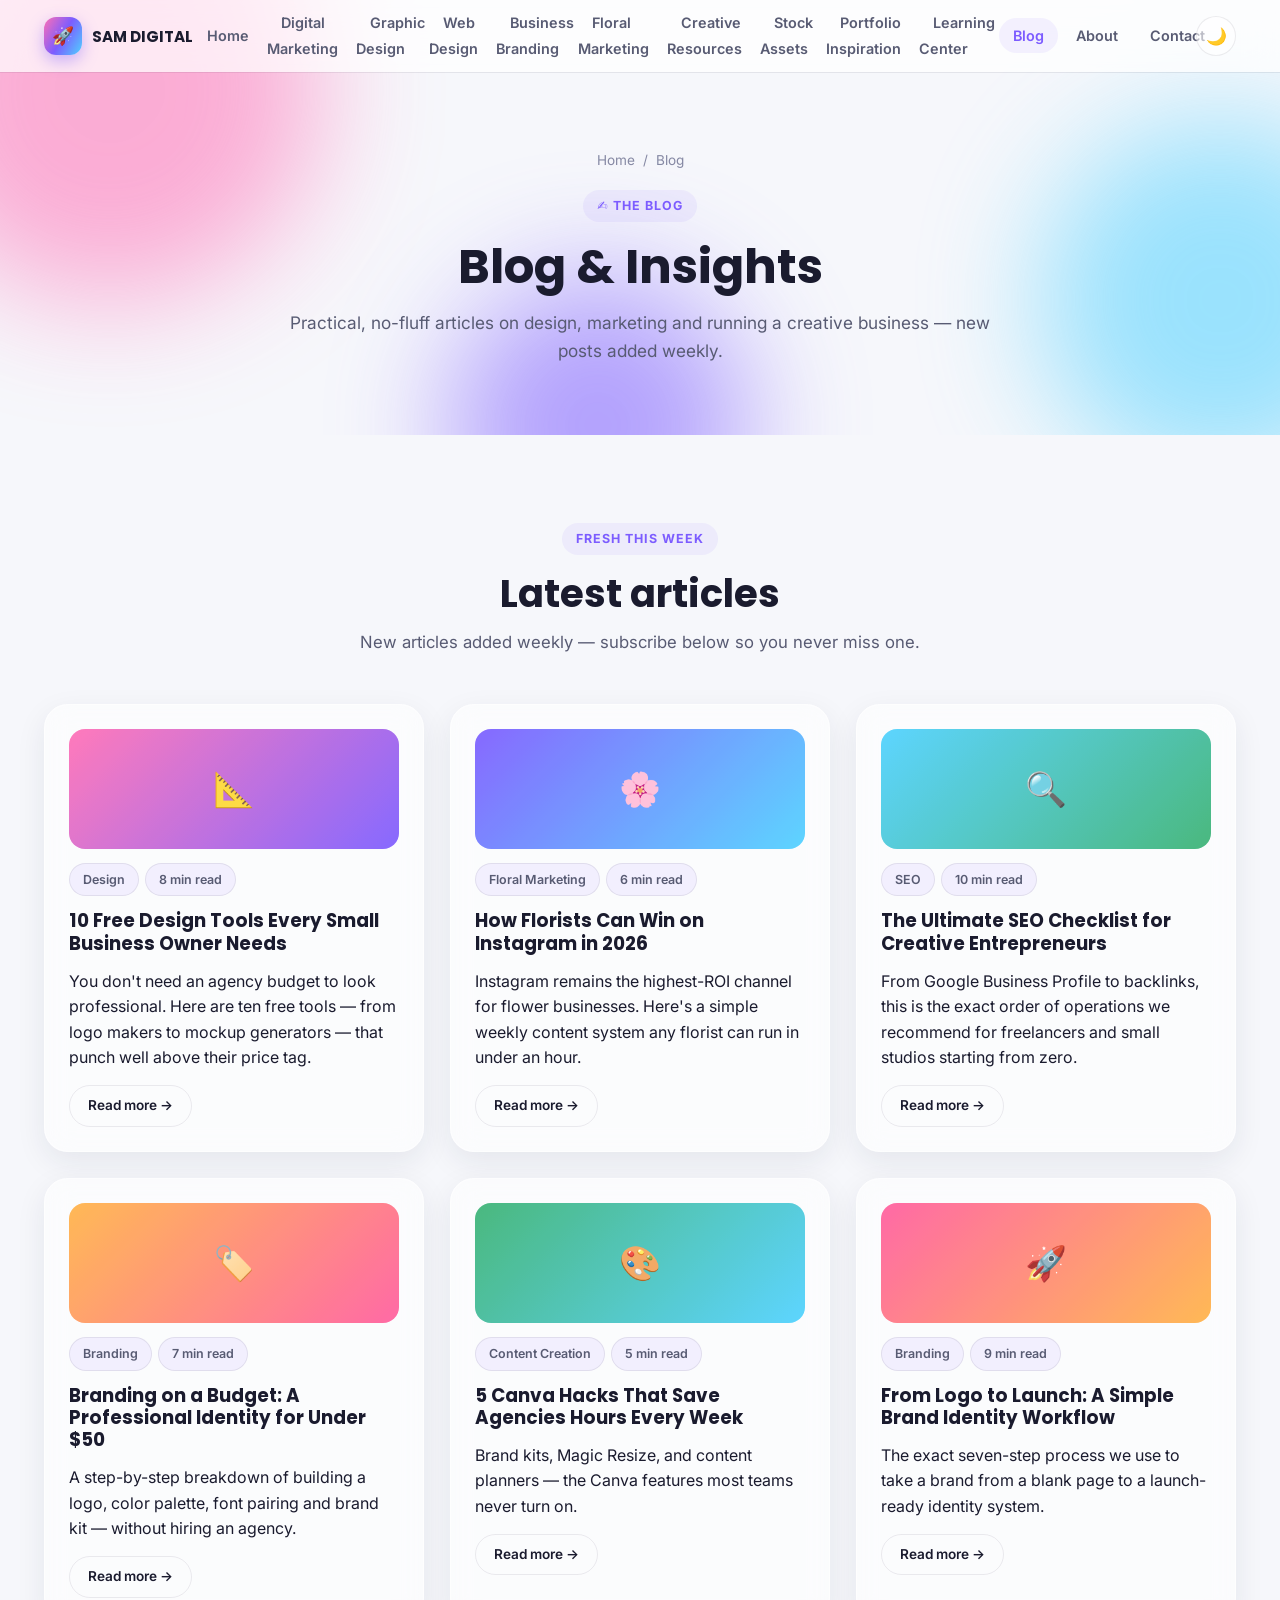
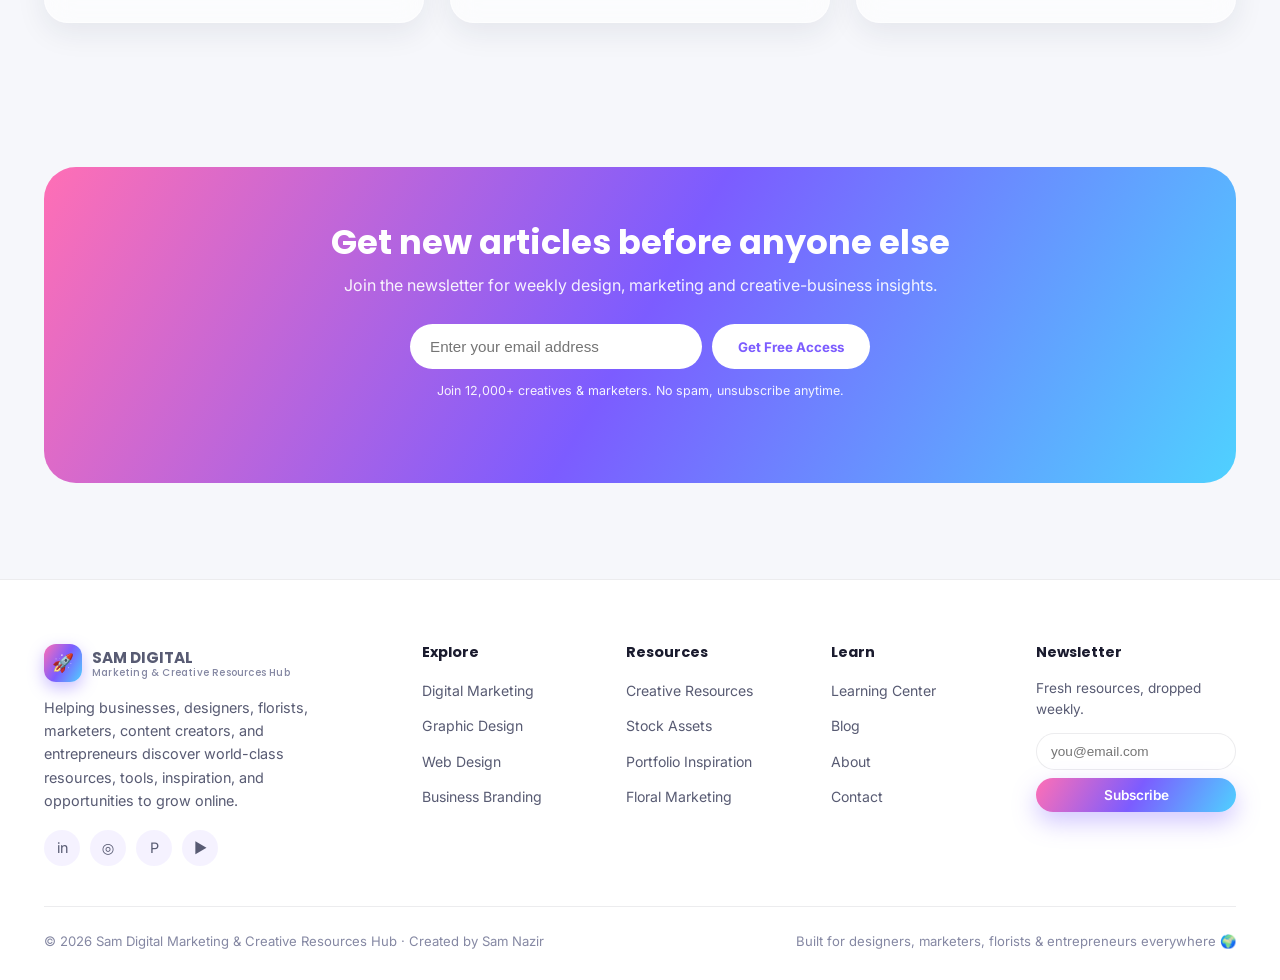
<file: blog.html>
<!DOCTYPE html>
<html lang="en">
<head>
<meta charset="UTF-8">
<meta name="viewport" content="width=device-width, initial-scale=1.0">
<title>Blog & Insights | Sam Digital Marketing & Creative Resources Hub</title>
<meta name="description" content="Practical articles on design, digital marketing, branding, floral marketing and running a creative business.">
<meta name="author" content="Sam Nazir">
<meta property="og:title" content="Blog & Insights | Sam Digital Marketing & Creative Resources Hub">
<meta property="og:description" content="Practical articles on design, digital marketing, branding, floral marketing and running a creative business.">
<meta property="og:type" content="website">
<meta name="theme-color" content="#7c5cff">
<link rel="icon" href="data:image/svg+xml,<svg xmlns=%22http://www.w3.org/2000/svg%22 viewBox=%220 0 100 100%22><text y=%22.9em%22 font-size=%2290%22>🚀</text></svg>">
<link rel="preconnect" href="https://fonts.googleapis.com">
<link rel="preconnect" href="https://fonts.gstatic.com" crossorigin>
<link href="https://fonts.googleapis.com/css2?family=Poppins:wght@600;700;800&family=Inter:wght@400;500;600;700&display=swap" rel="stylesheet">
<link rel="stylesheet" href="styles.css">
</head>
<body>

<nav class="navbar">
  <div class="container nav-inner">
    <a href="index.html" class="brand">
      <span class="brand-mark">🚀</span>
      <span class="brand-text"><strong>SAM DIGITAL</strong></span>
    </a>
    <ul class="nav-links">
      <li><a href="index.html">Home</a></li>
      <li><a href="digital-marketing.html">Digital Marketing</a></li>
      <li><a href="graphic-design.html">Graphic Design</a></li>
      <li><a href="web-design.html">Web Design</a></li>
      <li><a href="business-branding.html">Business Branding</a></li>
      <li><a href="floral-marketing.html">Floral Marketing</a></li>
      <li><a href="creative-resources.html">Creative Resources</a></li>
      <li><a href="stock-assets.html">Stock Assets</a></li>
      <li><a href="portfolio-inspiration.html">Portfolio Inspiration</a></li>
      <li><a href="learning-center.html">Learning Center</a></li>
      <li><a href="blog.html">Blog</a></li>
      <li><a href="about.html">About</a></li>
      <li><a href="contact.html">Contact</a></li>
    </ul>
    <div class="nav-actions">
      <button class="theme-toggle" aria-label="Toggle dark mode">🌙</button>
      <button class="nav-burger" aria-label="Open menu">☰</button>
    </div>
  </div>
</nav>


  <header class="page-hero">
    <div class="blob-field"><div class="blob blob-1"></div><div class="blob blob-2"></div><div class="blob blob-3"></div></div>
    <div class="container page-hero-inner">
      <div class="crumbs"><a href="index.html">Home</a><span>/</span><span>Blog</span></div>
      <span class="eyebrow">✍️ The Blog</span>
      <h1>Blog &amp; Insights</h1>
      <p>Practical, no-fluff articles on design, marketing and running a creative business — new posts added weekly.</p>
    </div>
  </header>
  <section class="section">
    <div class="container">
      <div class="section-head"><span class="eyebrow">Fresh this week</span><h2>Latest articles</h2><p>New articles added weekly — subscribe below so you never miss one.</p></div>
      <div class="grid grid-3">
    <article class="card reveal" style="padding:24px;display:flex;flex-direction:column;gap:14px">
      <div class="resource-thumb" style="background:linear-gradient(135deg,#ff6fb5,#7c5cff)">📐</div>
      <div class="resource-meta"><span class="chip">Design</span><span class="chip">8 min read</span></div>
      <h3 style="font-size:1.15rem">10 Free Design Tools Every Small Business Owner Needs</h3>
      <p class="desc">You don't need an agency budget to look professional. Here are ten free tools — from logo makers to mockup generators — that punch well above their price tag.</p>
      <a href="#" class="btn btn-outline btn-sm" style="align-self:flex-start">Read more →</a>
    </article>
    <article class="card reveal" style="padding:24px;display:flex;flex-direction:column;gap:14px">
      <div class="resource-thumb" style="background:linear-gradient(135deg,#7c5cff,#4fd1ff)">🌸</div>
      <div class="resource-meta"><span class="chip">Floral Marketing</span><span class="chip">6 min read</span></div>
      <h3 style="font-size:1.15rem">How Florists Can Win on Instagram in 2026</h3>
      <p class="desc">Instagram remains the highest-ROI channel for flower businesses. Here's a simple weekly content system any florist can run in under an hour.</p>
      <a href="#" class="btn btn-outline btn-sm" style="align-self:flex-start">Read more →</a>
    </article>
    <article class="card reveal" style="padding:24px;display:flex;flex-direction:column;gap:14px">
      <div class="resource-thumb" style="background:linear-gradient(135deg,#4fd1ff,#3bb273)">🔍</div>
      <div class="resource-meta"><span class="chip">SEO</span><span class="chip">10 min read</span></div>
      <h3 style="font-size:1.15rem">The Ultimate SEO Checklist for Creative Entrepreneurs</h3>
      <p class="desc">From Google Business Profile to backlinks, this is the exact order of operations we recommend for freelancers and small studios starting from zero.</p>
      <a href="#" class="btn btn-outline btn-sm" style="align-self:flex-start">Read more →</a>
    </article>
    <article class="card reveal" style="padding:24px;display:flex;flex-direction:column;gap:14px">
      <div class="resource-thumb" style="background:linear-gradient(135deg,#ffb347,#ff5d9e)">🏷️</div>
      <div class="resource-meta"><span class="chip">Branding</span><span class="chip">7 min read</span></div>
      <h3 style="font-size:1.15rem">Branding on a Budget: A Professional Identity for Under $50</h3>
      <p class="desc">A step-by-step breakdown of building a logo, color palette, font pairing and brand kit — without hiring an agency.</p>
      <a href="#" class="btn btn-outline btn-sm" style="align-self:flex-start">Read more →</a>
    </article>
    <article class="card reveal" style="padding:24px;display:flex;flex-direction:column;gap:14px">
      <div class="resource-thumb" style="background:linear-gradient(135deg,#3bb273,#4fd1ff)">🎨</div>
      <div class="resource-meta"><span class="chip">Content Creation</span><span class="chip">5 min read</span></div>
      <h3 style="font-size:1.15rem">5 Canva Hacks That Save Agencies Hours Every Week</h3>
      <p class="desc">Brand kits, Magic Resize, and content planners — the Canva features most teams never turn on.</p>
      <a href="#" class="btn btn-outline btn-sm" style="align-self:flex-start">Read more →</a>
    </article>
    <article class="card reveal" style="padding:24px;display:flex;flex-direction:column;gap:14px">
      <div class="resource-thumb" style="background:linear-gradient(135deg,#ff5d9e,#ffb347)">🚀</div>
      <div class="resource-meta"><span class="chip">Branding</span><span class="chip">9 min read</span></div>
      <h3 style="font-size:1.15rem">From Logo to Launch: A Simple Brand Identity Workflow</h3>
      <p class="desc">The exact seven-step process we use to take a brand from a blank page to a launch-ready identity system.</p>
      <a href="#" class="btn btn-outline btn-sm" style="align-self:flex-start">Read more →</a>
    </article></div>
    </div>
  </section>
  <section class="section section--tight">
    <div class="container">
      <div class="cta-band reveal">
        <h2>Get new articles before anyone else</h2>
        <p>Join the newsletter for weekly design, marketing and creative-business insights.</p>
        <form class="newsletter-form" data-fake-submit>
          <input type="email" required placeholder="Enter your email address">
          <button type="submit">Get Free Access</button>
        </form>
        <p class="form-note">Join 12,000+ creatives &amp; marketers. No spam, unsubscribe anytime.</p>
      </div>
    </div>
  </section>

<footer>
  <div class="container">
    <div class="footer-grid">
      <div class="footer-brand">
        <a href="index.html" class="brand"><span class="brand-mark">🚀</span><span class="brand-text"><strong>SAM DIGITAL</strong><small>Marketing &amp; Creative Resources Hub</small></span></a>
        <p>Helping businesses, designers, florists, marketers, content creators, and entrepreneurs discover world-class resources, tools, inspiration, and opportunities to grow online.</p>
        <div class="social-row">
          <a href="https://www.linkedin.com/" target="_blank" rel="noopener" aria-label="LinkedIn">in</a>
          <a href="https://www.instagram.com/" target="_blank" rel="noopener" aria-label="Instagram">◎</a>
          <a href="https://www.pinterest.com/" target="_blank" rel="noopener" aria-label="Pinterest">P</a>
          <a href="https://www.youtube.com/" target="_blank" rel="noopener" aria-label="YouTube">▶</a>
        </div>
      </div>
      <div>
        <h4>Explore</h4>
        <ul>
          <li><a href="digital-marketing.html">Digital Marketing</a></li>
          <li><a href="graphic-design.html">Graphic Design</a></li>
          <li><a href="web-design.html">Web Design</a></li>
          <li><a href="business-branding.html">Business Branding</a></li>
        </ul>
      </div>
      <div>
        <h4>Resources</h4>
        <ul>
          <li><a href="creative-resources.html">Creative Resources</a></li>
          <li><a href="stock-assets.html">Stock Assets</a></li>
          <li><a href="portfolio-inspiration.html">Portfolio Inspiration</a></li>
          <li><a href="floral-marketing.html">Floral Marketing</a></li>
        </ul>
      </div>
      <div>
        <h4>Learn</h4>
        <ul>
          <li><a href="learning-center.html">Learning Center</a></li>
          <li><a href="blog.html">Blog</a></li>
          <li><a href="about.html">About</a></li>
          <li><a href="contact.html">Contact</a></li>
        </ul>
      </div>
      <div>
        <h4>Newsletter</h4>
        <p style="font-size:.85rem;color:var(--text-dim);margin-bottom:12px">Fresh resources, dropped weekly.</p>
        <form data-fake-submit style="display:flex;flex-direction:column;gap:8px">
          <input type="email" required placeholder="you@email.com" style="padding:10px 14px;border-radius:999px;border:1px solid var(--border);background:var(--bg-elev);color:var(--text);font-size:.85rem">
          <button class="btn btn-primary btn-sm" type="submit">Subscribe</button>
        </form>
      </div>
    </div>
    <div class="footer-bottom">
      <span>© <span data-year></span> Sam Digital Marketing &amp; Creative Resources Hub · Created by Sam Nazir</span>
      <span>Built for designers, marketers, florists &amp; entrepreneurs everywhere 🌍</span>
    </div>
  </div>
</footer>

<button class="back-to-top" aria-label="Back to top">↑</button>
<script src="script.js"></script>
</body>
</html>
</file>
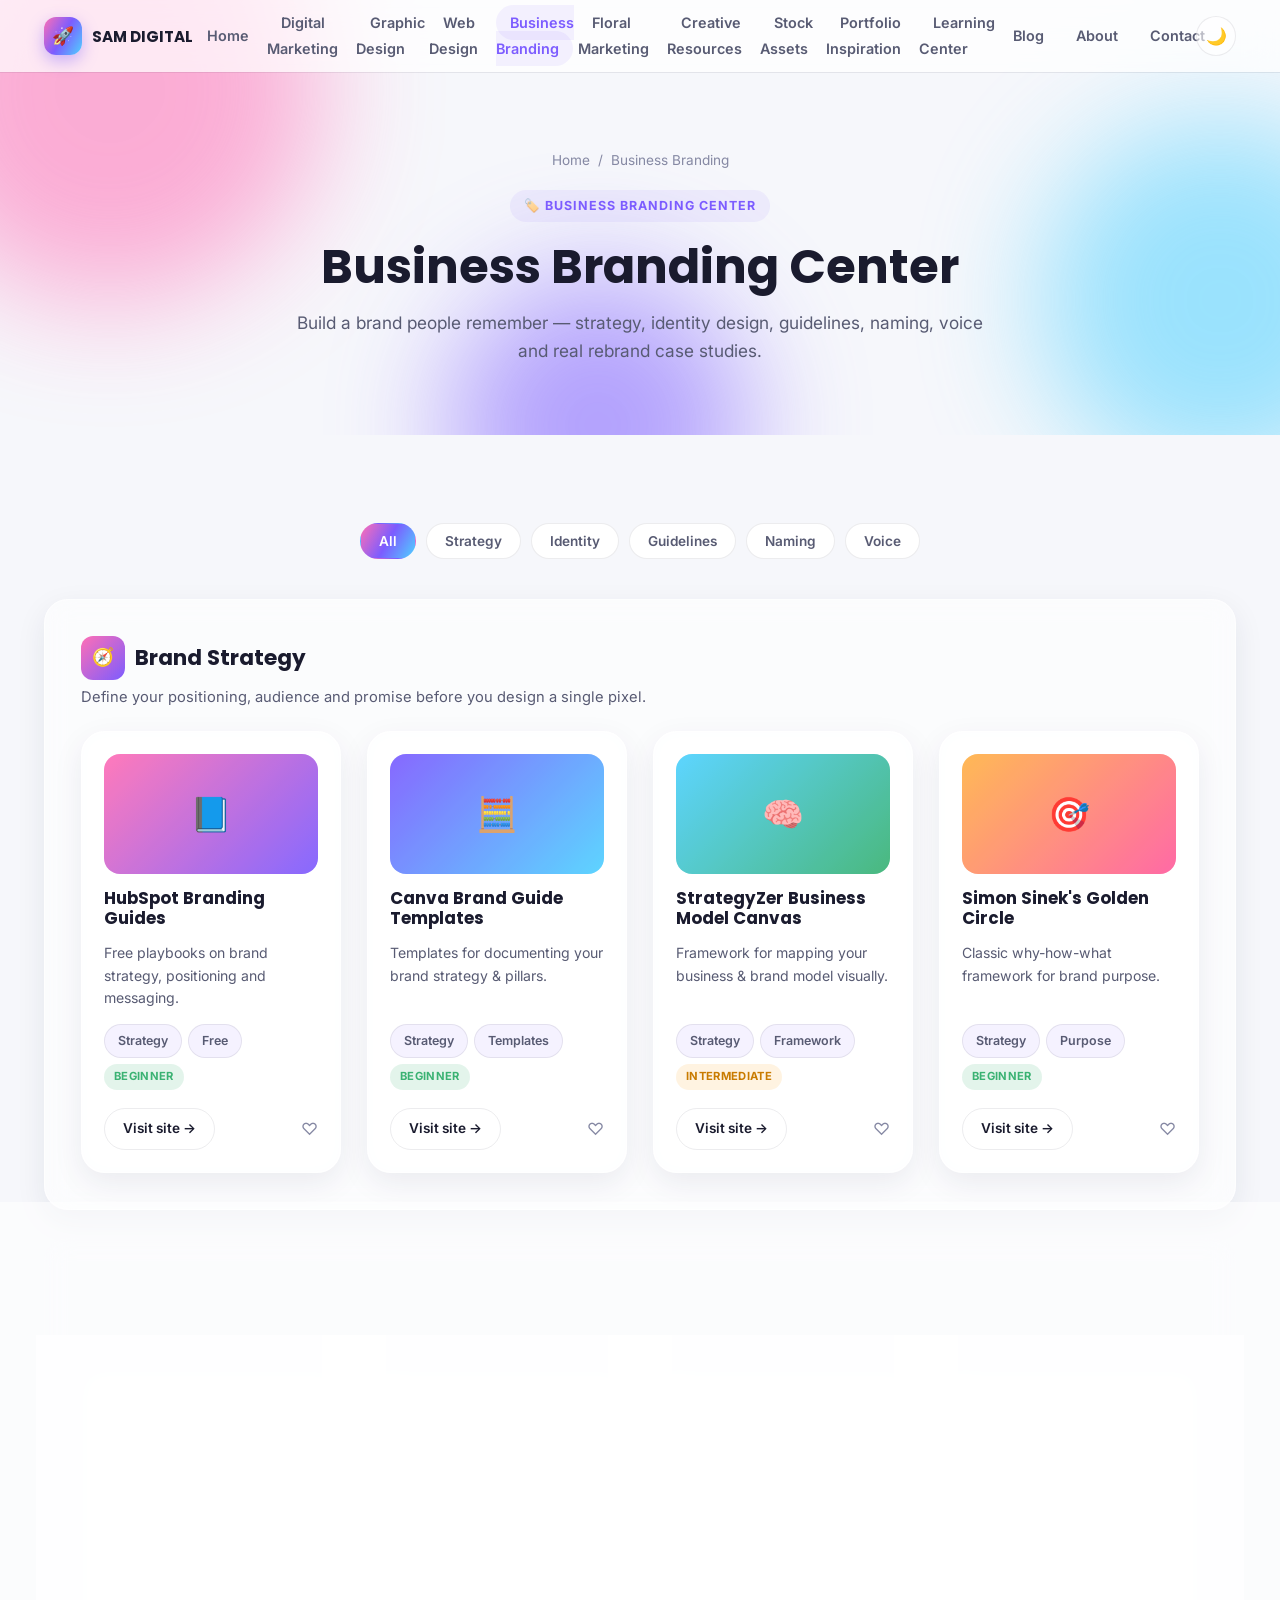
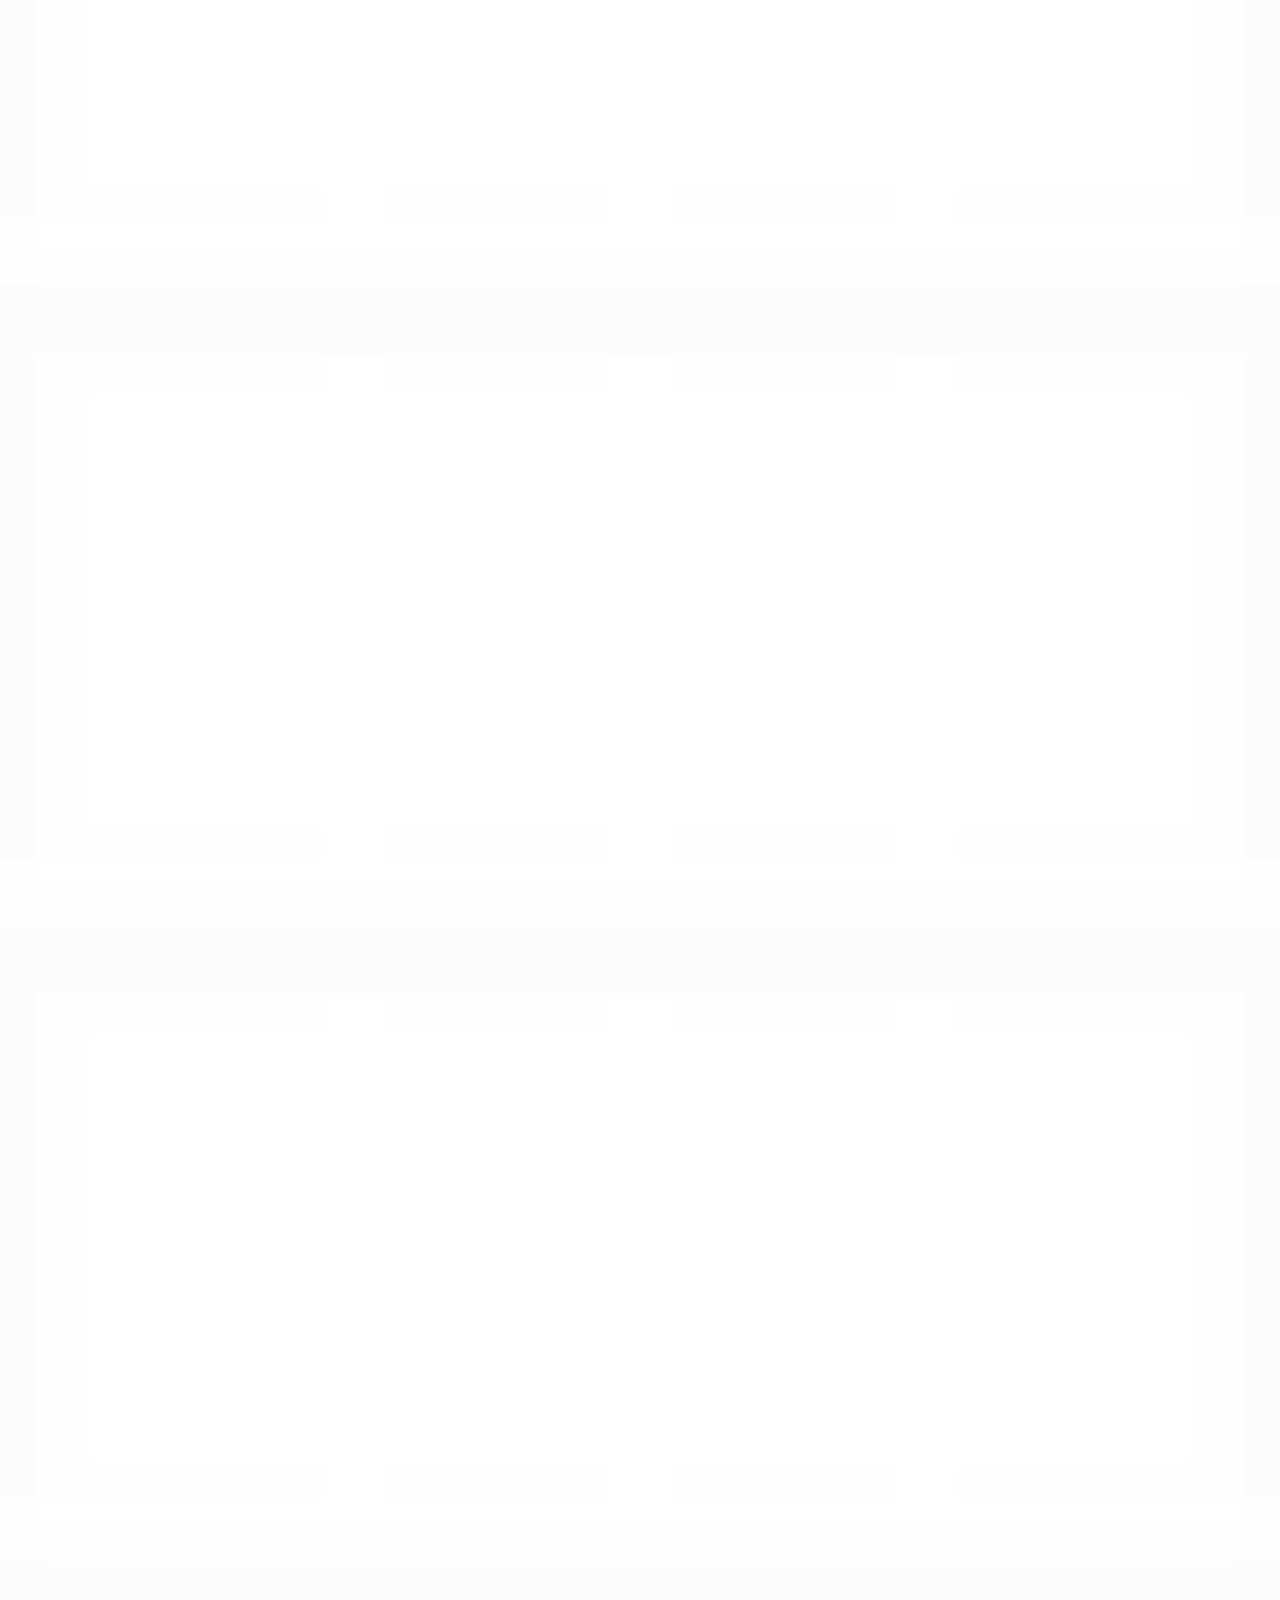
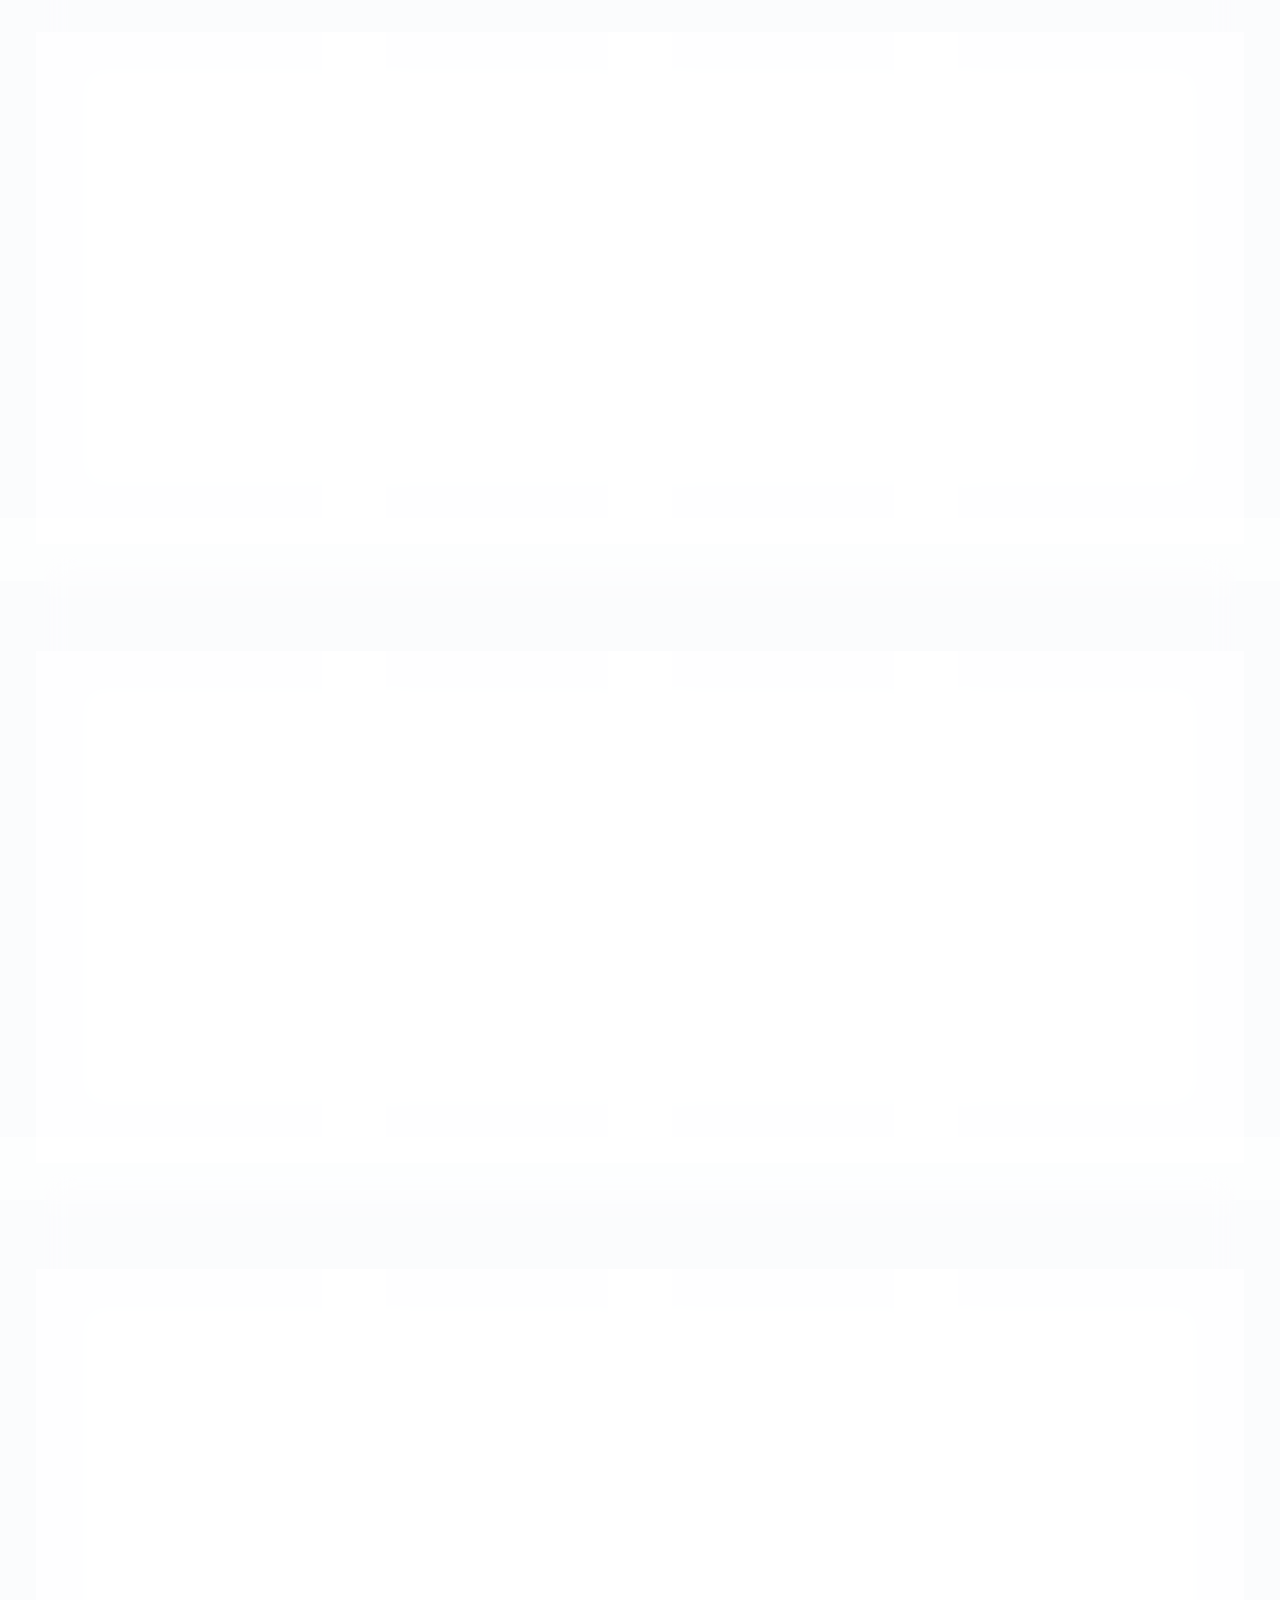
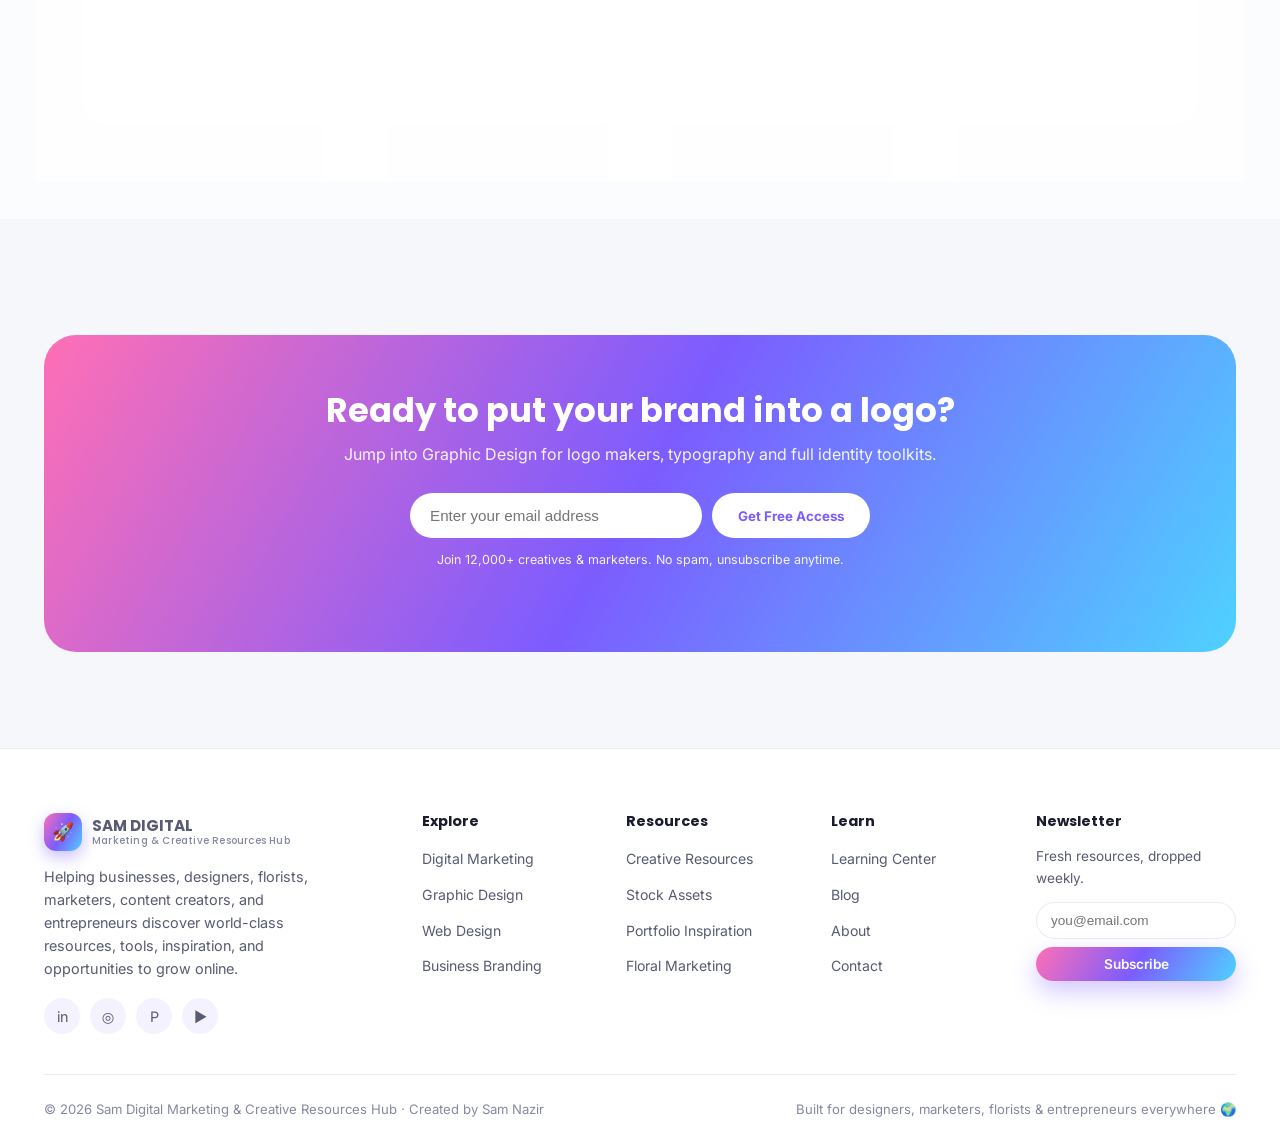
<file: business-branding.html>
<!DOCTYPE html>
<html lang="en">
<head>
<meta charset="UTF-8">
<meta name="viewport" content="width=device-width, initial-scale=1.0">
<title>Business Branding Center | Sam Digital Marketing & Creative Resources Hub</title>
<meta name="description" content="Brand strategy, identity design, brand guidelines, naming &amp; messaging, brand voice, rebrand case studies and brand kit tools.">
<meta name="author" content="Sam Nazir">
<meta property="og:title" content="Business Branding Center | Sam Digital Marketing & Creative Resources Hub">
<meta property="og:description" content="Brand strategy, identity design, brand guidelines, naming &amp; messaging, brand voice, rebrand case studies and brand kit tools.">
<meta property="og:type" content="website">
<meta name="theme-color" content="#7c5cff">
<link rel="icon" href="data:image/svg+xml,<svg xmlns=%22http://www.w3.org/2000/svg%22 viewBox=%220 0 100 100%22><text y=%22.9em%22 font-size=%2290%22>🚀</text></svg>">
<link rel="preconnect" href="https://fonts.googleapis.com">
<link rel="preconnect" href="https://fonts.gstatic.com" crossorigin>
<link href="https://fonts.googleapis.com/css2?family=Poppins:wght@600;700;800&family=Inter:wght@400;500;600;700&display=swap" rel="stylesheet">
<link rel="stylesheet" href="styles.css">
</head>
<body>

<nav class="navbar">
  <div class="container nav-inner">
    <a href="index.html" class="brand">
      <span class="brand-mark">🚀</span>
      <span class="brand-text"><strong>SAM DIGITAL</strong></span>
    </a>
    <ul class="nav-links">
      <li><a href="index.html">Home</a></li>
      <li><a href="digital-marketing.html">Digital Marketing</a></li>
      <li><a href="graphic-design.html">Graphic Design</a></li>
      <li><a href="web-design.html">Web Design</a></li>
      <li><a href="business-branding.html">Business Branding</a></li>
      <li><a href="floral-marketing.html">Floral Marketing</a></li>
      <li><a href="creative-resources.html">Creative Resources</a></li>
      <li><a href="stock-assets.html">Stock Assets</a></li>
      <li><a href="portfolio-inspiration.html">Portfolio Inspiration</a></li>
      <li><a href="learning-center.html">Learning Center</a></li>
      <li><a href="blog.html">Blog</a></li>
      <li><a href="about.html">About</a></li>
      <li><a href="contact.html">Contact</a></li>
    </ul>
    <div class="nav-actions">
      <button class="theme-toggle" aria-label="Toggle dark mode">🌙</button>
      <button class="nav-burger" aria-label="Open menu">☰</button>
    </div>
  </div>
</nav>


  <header class="page-hero">
    <div class="blob-field"><div class="blob blob-1"></div><div class="blob blob-2"></div><div class="blob blob-3"></div></div>
    <div class="container page-hero-inner">
      <div class="crumbs"><a href="index.html">Home</a><span>/</span><span>Business Branding</span></div>
      <span class="eyebrow">🏷️ Business Branding Center</span>
      <h1>Business Branding Center</h1>
      <p>Build a brand people remember — strategy, identity design, guidelines, naming, voice and real rebrand case studies.</p>
    </div>
  </header><section class="section"><div class="container"><div class="filter-bar" data-filter-group data-filter-target=".resource-card"><button class="filter-chip active" data-filter="all">All</button><button class="filter-chip" data-filter="strategy">Strategy</button><button class="filter-chip" data-filter="identity">Identity</button><button class="filter-chip" data-filter="guidelines">Guidelines</button><button class="filter-chip" data-filter="naming">Naming</button><button class="filter-chip" data-filter="voice">Voice</button></div>
    <div class="card category-block reveal">
      <div class="category-head">
        <div>
          <h3><span class="category-icon" style="background:linear-gradient(135deg,#ff6fb5,#7c5cff)">🧭</span> Brand Strategy</h3>
          <p>Define your positioning, audience and promise before you design a single pixel.</p>
        </div>
      </div>
      <div class="grid grid-4">
    <div class="card resource-card reveal" data-tags="strategy free">
      <div class="resource-thumb" style="background:linear-gradient(135deg,#ff6fb5,#7c5cff)">📘</div>
      <h3>HubSpot Branding Guides</h3>
      <p class="desc">Free playbooks on brand strategy, positioning and messaging.</p>
      <div class="resource-meta"><span class="chip">Strategy</span><span class="chip">Free</span><span class="badge badge-beginner">Beginner</span></div>
      <div class="resource-foot">
        <a href="https://www.hubspot.com/branding" target="_blank" rel="noopener" class="btn btn-outline btn-sm">Visit site →</a>
        <button class="bookmark-btn" data-id="HubSpot Branding Guides">♡</button>
      </div>
    </div>
    <div class="card resource-card reveal" data-tags="strategy templates">
      <div class="resource-thumb" style="background:linear-gradient(135deg,#7c5cff,#4fd1ff)">🧮</div>
      <h3>Canva Brand Guide Templates</h3>
      <p class="desc">Templates for documenting your brand strategy &amp; pillars.</p>
      <div class="resource-meta"><span class="chip">Strategy</span><span class="chip">Templates</span><span class="badge badge-beginner">Beginner</span></div>
      <div class="resource-foot">
        <a href="https://www.canva.com" target="_blank" rel="noopener" class="btn btn-outline btn-sm">Visit site →</a>
        <button class="bookmark-btn" data-id="Canva Brand Guide Templates">♡</button>
      </div>
    </div>
    <div class="card resource-card reveal" data-tags="strategy framework">
      <div class="resource-thumb" style="background:linear-gradient(135deg,#4fd1ff,#3bb273)">🧠</div>
      <h3>StrategyZer Business Model Canvas</h3>
      <p class="desc">Framework for mapping your business &amp; brand model visually.</p>
      <div class="resource-meta"><span class="chip">Strategy</span><span class="chip">Framework</span><span class="badge badge-intermediate">Intermediate</span></div>
      <div class="resource-foot">
        <a href="https://www.strategyzer.com" target="_blank" rel="noopener" class="btn btn-outline btn-sm">Visit site →</a>
        <button class="bookmark-btn" data-id="StrategyZer Business Model Canvas">♡</button>
      </div>
    </div>
    <div class="card resource-card reveal" data-tags="strategy purpose">
      <div class="resource-thumb" style="background:linear-gradient(135deg,#ffb347,#ff5d9e)">🎯</div>
      <h3>Simon Sinek's Golden Circle</h3>
      <p class="desc">Classic why-how-what framework for brand purpose.</p>
      <div class="resource-meta"><span class="chip">Strategy</span><span class="chip">Purpose</span><span class="badge badge-beginner">Beginner</span></div>
      <div class="resource-foot">
        <a href="https://simonsinek.com" target="_blank" rel="noopener" class="btn btn-outline btn-sm">Visit site →</a>
        <button class="bookmark-btn" data-id="Simon Sinek's Golden Circle">♡</button>
      </div>
    </div></div>
    </div>
    <div class="card category-block reveal">
      <div class="category-head">
        <div>
          <h3><span class="category-icon" style="background:linear-gradient(135deg,#7c5cff,#4fd1ff)">🎨</span> Brand Identity Design</h3>
          <p>Turn strategy into a logo, palette and visual system.</p>
        </div>
      </div>
      <div class="grid grid-4">
    <div class="card resource-card reveal" data-tags="identity ai">
      <div class="resource-thumb" style="background:linear-gradient(135deg,#3bb273,#4fd1ff)">🪄</div>
      <h3>Looka</h3>
      <p class="desc">AI brand identity generator — logo, colors and fonts together.</p>
      <div class="resource-meta"><span class="chip">Identity</span><span class="chip">AI</span><span class="badge badge-beginner">Beginner</span></div>
      <div class="resource-foot">
        <a href="https://looka.com" target="_blank" rel="noopener" class="btn btn-outline btn-sm">Visit site →</a>
        <button class="bookmark-btn" data-id="Looka">♡</button>
      </div>
    </div>
    <div class="card resource-card reveal" data-tags="identity ai">
      <div class="resource-thumb" style="background:linear-gradient(135deg,#ff5d9e,#ffb347)">🧬</div>
      <h3>Brandmark.io</h3>
      <p class="desc">Algorithm-designed brand identities with full style guide export.</p>
      <div class="resource-meta"><span class="chip">Identity</span><span class="chip">AI</span><span class="badge badge-intermediate">Intermediate</span></div>
      <div class="resource-foot">
        <a href="https://brandmark.io" target="_blank" rel="noopener" class="btn btn-outline btn-sm">Visit site →</a>
        <button class="bookmark-btn" data-id="Brandmark.io">♡</button>
      </div>
    </div>
    <div class="card resource-card reveal" data-tags="identity suite">
      <div class="resource-thumb" style="background:linear-gradient(135deg,#ff6fb5,#7c5cff)">🏷️</div>
      <h3>Tailor Brands</h3>
      <p class="desc">End-to-end branding suite for small &amp; growing businesses.</p>
      <div class="resource-meta"><span class="chip">Identity</span><span class="chip">Suite</span><span class="badge badge-intermediate">Intermediate</span></div>
      <div class="resource-foot">
        <a href="https://www.tailorbrands.com" target="_blank" rel="noopener" class="btn btn-outline btn-sm">Visit site →</a>
        <button class="bookmark-btn" data-id="Tailor Brands">♡</button>
      </div>
    </div>
    <div class="card resource-card reveal" data-tags="identity kit">
      <div class="resource-thumb" style="background:linear-gradient(135deg,#7c5cff,#4fd1ff)">🎁</div>
      <h3>Canva Brand Kit</h3>
      <p class="desc">Centralize your logo, colors and fonts for one-click consistency.</p>
      <div class="resource-meta"><span class="chip">Identity</span><span class="chip">Kit</span><span class="badge badge-beginner">Beginner</span></div>
      <div class="resource-foot">
        <a href="https://www.canva.com/brand-kit" target="_blank" rel="noopener" class="btn btn-outline btn-sm">Visit site →</a>
        <button class="bookmark-btn" data-id="Canva Brand Kit">♡</button>
      </div>
    </div></div>
    </div>
    <div class="card category-block reveal">
      <div class="category-head">
        <div>
          <h3><span class="category-icon" style="background:linear-gradient(135deg,#4fd1ff,#3bb273)">📑</span> Brand Guidelines &amp; Style Guides</h3>
          <p>Document the rules so your brand looks consistent everywhere.</p>
        </div>
      </div>
      <div class="grid grid-4">
    <div class="card resource-card reveal" data-tags="guidelines platform">
      <div class="resource-thumb" style="background:linear-gradient(135deg,#4fd1ff,#3bb273)">📐</div>
      <h3>Frontify</h3>
      <p class="desc">Professional brand management &amp; guideline hosting platform.</p>
      <div class="resource-meta"><span class="chip">Guidelines</span><span class="chip">Platform</span><span class="badge badge-advanced">Advanced</span></div>
      <div class="resource-foot">
        <a href="https://www.frontify.com" target="_blank" rel="noopener" class="btn btn-outline btn-sm">Visit site →</a>
        <button class="bookmark-btn" data-id="Frontify">♡</button>
      </div>
    </div>
    <div class="card resource-card reveal" data-tags="guidelines templates">
      <div class="resource-thumb" style="background:linear-gradient(135deg,#ffb347,#ff5d9e)">🗂️</div>
      <h3>Canva Brand Guidelines Templates</h3>
      <p class="desc">Ready-made templates for documenting logo use, color and type rules.</p>
      <div class="resource-meta"><span class="chip">Guidelines</span><span class="chip">Templates</span><span class="badge badge-beginner">Beginner</span></div>
      <div class="resource-foot">
        <a href="https://www.canva.com" target="_blank" rel="noopener" class="btn btn-outline btn-sm">Visit site →</a>
        <button class="bookmark-btn" data-id="Canva Brand Guidelines Templates">♡</button>
      </div>
    </div>
    <div class="card resource-card reveal" data-tags="guidelines examples">
      <div class="resource-thumb" style="background:linear-gradient(135deg,#3bb273,#4fd1ff)">📘</div>
      <h3>Brand Style Guide Examples (Issuu)</h3>
      <p class="desc">Browse real published brand guideline documents for inspiration.</p>
      <div class="resource-meta"><span class="chip">Guidelines</span><span class="chip">Examples</span><span class="badge badge-intermediate">Intermediate</span></div>
      <div class="resource-foot">
        <a href="https://issuu.com" target="_blank" rel="noopener" class="btn btn-outline btn-sm">Visit site →</a>
        <button class="bookmark-btn" data-id="Brand Style Guide Examples (Issuu)">♡</button>
      </div>
    </div>
    <div class="card resource-card reveal" data-tags="guidelines organization">
      <div class="resource-thumb" style="background:linear-gradient(135deg,#ff5d9e,#ffb347)">🧾</div>
      <h3>Notion Brand Hub Templates</h3>
      <p class="desc">Organize brand assets, rules and approvals in a shared workspace.</p>
      <div class="resource-meta"><span class="chip">Guidelines</span><span class="chip">Organization</span><span class="badge badge-beginner">Beginner</span></div>
      <div class="resource-foot">
        <a href="https://www.notion.so/templates" target="_blank" rel="noopener" class="btn btn-outline btn-sm">Visit site →</a>
        <button class="bookmark-btn" data-id="Notion Brand Hub Templates">♡</button>
      </div>
    </div></div>
    </div>
    <div class="card category-block reveal">
      <div class="category-head">
        <div>
          <h3><span class="category-icon" style="background:linear-gradient(135deg,#ffb347,#ff5d9e)">🔖</span> Naming &amp; Messaging</h3>
          <p>Find a name and tagline that stick.</p>
        </div>
      </div>
      <div class="grid grid-4">
    <div class="card resource-card reveal" data-tags="naming ai">
      <div class="resource-thumb" style="background:linear-gradient(135deg,#ff6fb5,#7c5cff)">🔠</div>
      <h3>Namelix</h3>
      <p class="desc">AI business name generator with instant logo previews.</p>
      <div class="resource-meta"><span class="chip">Naming</span><span class="chip">AI</span><span class="badge badge-beginner">Beginner</span></div>
      <div class="resource-foot">
        <a href="https://namelix.com" target="_blank" rel="noopener" class="btn btn-outline btn-sm">Visit site →</a>
        <button class="bookmark-btn" data-id="Namelix">♡</button>
      </div>
    </div>
    <div class="card resource-card reveal" data-tags="naming free">
      <div class="resource-thumb" style="background:linear-gradient(135deg,#7c5cff,#4fd1ff)">🏪</div>
      <h3>Shopify Business Name Generator</h3>
      <p class="desc">Free tool to brainstorm brand &amp; business names fast.</p>
      <div class="resource-meta"><span class="chip">Naming</span><span class="chip">Free</span><span class="badge badge-beginner">Beginner</span></div>
      <div class="resource-foot">
        <a href="https://www.shopify.com/tools/business-name-generator" target="_blank" rel="noopener" class="btn btn-outline btn-sm">Visit site →</a>
        <button class="bookmark-btn" data-id="Shopify Business Name Generator">♡</button>
      </div>
    </div>
    <div class="card resource-card reveal" data-tags="messaging copy">
      <div class="resource-thumb" style="background:linear-gradient(135deg,#4fd1ff,#3bb273)">💬</div>
      <h3>CoSchedule Headline Studio</h3>
      <p class="desc">Test and improve the messaging power of your taglines &amp; headlines.</p>
      <div class="resource-meta"><span class="chip">Messaging</span><span class="chip">Copy</span><span class="badge badge-intermediate">Intermediate</span></div>
      <div class="resource-foot">
        <a href="https://coschedule.com/headline-studio" target="_blank" rel="noopener" class="btn btn-outline btn-sm">Visit site →</a>
        <button class="bookmark-btn" data-id="CoSchedule Headline Studio">♡</button>
      </div>
    </div>
    <div class="card resource-card reveal" data-tags="naming domains">
      <div class="resource-thumb" style="background:linear-gradient(135deg,#ffb347,#ff5d9e)">🧩</div>
      <h3>Panabee</h3>
      <p class="desc">Check name &amp; domain availability across platforms instantly.</p>
      <div class="resource-meta"><span class="chip">Naming</span><span class="chip">Domains</span><span class="badge badge-beginner">Beginner</span></div>
      <div class="resource-foot">
        <a href="https://www.panabee.com" target="_blank" rel="noopener" class="btn btn-outline btn-sm">Visit site →</a>
        <button class="bookmark-btn" data-id="Panabee">♡</button>
      </div>
    </div></div>
    </div>
    <div class="card category-block reveal">
      <div class="category-head">
        <div>
          <h3><span class="category-icon" style="background:linear-gradient(135deg,#3bb273,#4fd1ff)">🗣️</span> Brand Voice &amp; Tone</h3>
          <p>Write like a brand, consistently, across every channel.</p>
        </div>
      </div>
      <div class="grid grid-4">
    <div class="card resource-card reveal" data-tags="voice writing">
      <div class="resource-thumb" style="background:linear-gradient(135deg,#3bb273,#4fd1ff)">✍️</div>
      <h3>Grammarly Business</h3>
      <p class="desc">Keep tone and style consistent across your whole team's writing.</p>
      <div class="resource-meta"><span class="chip">Voice</span><span class="chip">Writing</span><span class="badge badge-intermediate">Intermediate</span></div>
      <div class="resource-foot">
        <a href="https://www.grammarly.com/business" target="_blank" rel="noopener" class="btn btn-outline btn-sm">Visit site →</a>
        <button class="bookmark-btn" data-id="Grammarly Business">♡</button>
      </div>
    </div>
    <div class="card resource-card reveal" data-tags="voice clarity">
      <div class="resource-thumb" style="background:linear-gradient(135deg,#ff5d9e,#ffb347)">📖</div>
      <h3>Hemingway Editor</h3>
      <p class="desc">Simplify copy and keep your brand voice clear and readable.</p>
      <div class="resource-meta"><span class="chip">Voice</span><span class="chip">Clarity</span><span class="badge badge-beginner">Beginner</span></div>
      <div class="resource-foot">
        <a href="https://hemingwayapp.com" target="_blank" rel="noopener" class="btn btn-outline btn-sm">Visit site →</a>
        <button class="bookmark-btn" data-id="Hemingway Editor">♡</button>
      </div>
    </div>
    <div class="card resource-card reveal" data-tags="voice research">
      <div class="resource-thumb" style="background:linear-gradient(135deg,#ff6fb5,#7c5cff)">🎙️</div>
      <h3>Voice &amp; Tone by Nielsen Norman Group</h3>
      <p class="desc">Research-backed guidance on developing a brand voice.</p>
      <div class="resource-meta"><span class="chip">Voice</span><span class="chip">Research</span><span class="badge badge-intermediate">Intermediate</span></div>
      <div class="resource-foot">
        <a href="https://www.nngroup.com" target="_blank" rel="noopener" class="btn btn-outline btn-sm">Visit site →</a>
        <button class="bookmark-btn" data-id="Voice &amp; Tone by Nielsen Norman Group">♡</button>
      </div>
    </div>
    <div class="card resource-card reveal" data-tags="voice worksheet">
      <div class="resource-thumb" style="background:linear-gradient(135deg,#7c5cff,#4fd1ff)">📝</div>
      <h3>Contently Brand Voice Guide</h3>
      <p class="desc">Practical worksheet for defining a distinct brand voice.</p>
      <div class="resource-meta"><span class="chip">Voice</span><span class="chip">Worksheet</span><span class="badge badge-beginner">Beginner</span></div>
      <div class="resource-foot">
        <a href="https://contently.com" target="_blank" rel="noopener" class="btn btn-outline btn-sm">Visit site →</a>
        <button class="bookmark-btn" data-id="Contently Brand Voice Guide">♡</button>
      </div>
    </div></div>
    </div>
    <div class="card category-block reveal">
      <div class="category-head">
        <div>
          <h3><span class="category-icon" style="background:linear-gradient(135deg,#ff5d9e,#ffb347)">🔁</span> Rebranding Case Studies</h3>
          <p>Learn from real rebrands — what worked, what didn't.</p>
        </div>
      </div>
      <div class="grid grid-4">
    <div class="card resource-card reveal" data-tags="case study inspiration">
      <div class="resource-thumb" style="background:linear-gradient(135deg,#4fd1ff,#3bb273)">📰</div>
      <h3>Brand New</h3>
      <p class="desc">Daily opinion &amp; critique on new corporate and brand identity work.</p>
      <div class="resource-meta"><span class="chip">Case Study</span><span class="chip">Inspiration</span><span class="badge badge-advanced">Advanced</span></div>
      <div class="resource-foot">
        <a href="https://www.underconsideration.com/brandnew" target="_blank" rel="noopener" class="btn btn-outline btn-sm">Visit site →</a>
        <button class="bookmark-btn" data-id="Brand New">♡</button>
      </div>
    </div>
    <div class="card resource-card reveal" data-tags="case study beginner">
      <div class="resource-thumb" style="background:linear-gradient(135deg,#ffb347,#ff5d9e)">🧪</div>
      <h3>Canva Rebrand Breakdown Articles</h3>
      <p class="desc">Approachable breakdowns of famous rebrand stories.</p>
      <div class="resource-meta"><span class="chip">Case Study</span><span class="chip">Beginner</span><span class="badge badge-beginner">Beginner</span></div>
      <div class="resource-foot">
        <a href="https://www.canva.com/learn" target="_blank" rel="noopener" class="btn btn-outline btn-sm">Visit site →</a>
        <button class="bookmark-btn" data-id="Canva Rebrand Breakdown Articles">♡</button>
      </div>
    </div>
    <div class="card resource-card reveal" data-tags="case study history">
      <div class="resource-thumb" style="background:linear-gradient(135deg,#3bb273,#4fd1ff)">🏛️</div>
      <h3>Logo History &amp; Rebrand Archive</h3>
      <p class="desc">Browse historical logo evolutions for major brands.</p>
      <div class="resource-meta"><span class="chip">Case Study</span><span class="chip">History</span><span class="badge badge-intermediate">Intermediate</span></div>
      <div class="resource-foot">
        <a href="https://www.logo.com" target="_blank" rel="noopener" class="btn btn-outline btn-sm">Visit site →</a>
        <button class="bookmark-btn" data-id="Logo History &amp; Rebrand Archive">♡</button>
      </div>
    </div>
    <div class="card resource-card reveal" data-tags="case study small biz">
      <div class="resource-thumb" style="background:linear-gradient(135deg,#ff5d9e,#ffb347)">🧰</div>
      <h3>Looka Branding Blog</h3>
      <p class="desc">Case studies &amp; tips for small business rebrands.</p>
      <div class="resource-meta"><span class="chip">Case Study</span><span class="chip">Small Biz</span><span class="badge badge-beginner">Beginner</span></div>
      <div class="resource-foot">
        <a href="https://looka.com/blog" target="_blank" rel="noopener" class="btn btn-outline btn-sm">Visit site →</a>
        <button class="bookmark-btn" data-id="Looka Branding Blog">♡</button>
      </div>
    </div></div>
    </div>
    <div class="card category-block reveal">
      <div class="category-head">
        <div>
          <h3><span class="category-icon" style="background:linear-gradient(135deg,#ff6fb5,#7c5cff)">🧳</span> Brand Kit Tools</h3>
          <p>Keep every asset, color and font in one shareable kit.</p>
        </div>
      </div>
      <div class="grid grid-4">
    <div class="card resource-card reveal" data-tags="kit team">
      <div class="resource-thumb" style="background:linear-gradient(135deg,#ff6fb5,#7c5cff)">🎁</div>
      <h3>Canva Brand Kit</h3>
      <p class="desc">Store logos, colors and fonts for your whole team to reuse.</p>
      <div class="resource-meta"><span class="chip">Kit</span><span class="chip">Team</span><span class="badge badge-beginner">Beginner</span></div>
      <div class="resource-foot">
        <a href="https://www.canva.com/brand-kit" target="_blank" rel="noopener" class="btn btn-outline btn-sm">Visit site →</a>
        <button class="bookmark-btn" data-id="Canva Brand Kit">♡</button>
      </div>
    </div>
    <div class="card resource-card reveal" data-tags="kit download">
      <div class="resource-thumb" style="background:linear-gradient(135deg,#7c5cff,#4fd1ff)">🪄</div>
      <h3>Looka Brand Kit</h3>
      <p class="desc">Download a ready-made brand kit after generating your identity.</p>
      <div class="resource-meta"><span class="chip">Kit</span><span class="chip">Download</span><span class="badge badge-beginner">Beginner</span></div>
      <div class="resource-foot">
        <a href="https://looka.com" target="_blank" rel="noopener" class="btn btn-outline btn-sm">Visit site →</a>
        <button class="bookmark-btn" data-id="Looka Brand Kit">♡</button>
      </div>
    </div>
    <div class="card resource-card reveal" data-tags="kit portal">
      <div class="resource-thumb" style="background:linear-gradient(135deg,#4fd1ff,#3bb273)">📐</div>
      <h3>Frontify Brand Portal</h3>
      <p class="desc">Shareable brand portal for guidelines, assets and approvals.</p>
      <div class="resource-meta"><span class="chip">Kit</span><span class="chip">Portal</span><span class="badge badge-advanced">Advanced</span></div>
      <div class="resource-foot">
        <a href="https://www.frontify.com" target="_blank" rel="noopener" class="btn btn-outline btn-sm">Visit site →</a>
        <button class="bookmark-btn" data-id="Frontify Brand Portal">♡</button>
      </div>
    </div>
    <div class="card resource-card reveal" data-tags="kit automation">
      <div class="resource-thumb" style="background:linear-gradient(135deg,#ffb347,#ff5d9e)">🧮</div>
      <h3>Bannerbear Brand Templates</h3>
      <p class="desc">Automate on-brand image generation at scale.</p>
      <div class="resource-meta"><span class="chip">Kit</span><span class="chip">Automation</span><span class="badge badge-advanced">Advanced</span></div>
      <div class="resource-foot">
        <a href="https://www.bannerbear.com" target="_blank" rel="noopener" class="btn btn-outline btn-sm">Visit site →</a>
        <button class="bookmark-btn" data-id="Bannerbear Brand Templates">♡</button>
      </div>
    </div></div>
    </div></div></section>
  <section class="section section--tight">
    <div class="container">
      <div class="cta-band reveal">
        <h2>Ready to put your brand into a logo?</h2>
        <p>Jump into Graphic Design for logo makers, typography and full identity toolkits.</p>
        <form class="newsletter-form" data-fake-submit>
          <input type="email" required placeholder="Enter your email address">
          <button type="submit">Get Free Access</button>
        </form>
        <p class="form-note">Join 12,000+ creatives &amp; marketers. No spam, unsubscribe anytime.</p>
      </div>
    </div>
  </section>

<footer>
  <div class="container">
    <div class="footer-grid">
      <div class="footer-brand">
        <a href="index.html" class="brand"><span class="brand-mark">🚀</span><span class="brand-text"><strong>SAM DIGITAL</strong><small>Marketing &amp; Creative Resources Hub</small></span></a>
        <p>Helping businesses, designers, florists, marketers, content creators, and entrepreneurs discover world-class resources, tools, inspiration, and opportunities to grow online.</p>
        <div class="social-row">
          <a href="https://www.linkedin.com/" target="_blank" rel="noopener" aria-label="LinkedIn">in</a>
          <a href="https://www.instagram.com/" target="_blank" rel="noopener" aria-label="Instagram">◎</a>
          <a href="https://www.pinterest.com/" target="_blank" rel="noopener" aria-label="Pinterest">P</a>
          <a href="https://www.youtube.com/" target="_blank" rel="noopener" aria-label="YouTube">▶</a>
        </div>
      </div>
      <div>
        <h4>Explore</h4>
        <ul>
          <li><a href="digital-marketing.html">Digital Marketing</a></li>
          <li><a href="graphic-design.html">Graphic Design</a></li>
          <li><a href="web-design.html">Web Design</a></li>
          <li><a href="business-branding.html">Business Branding</a></li>
        </ul>
      </div>
      <div>
        <h4>Resources</h4>
        <ul>
          <li><a href="creative-resources.html">Creative Resources</a></li>
          <li><a href="stock-assets.html">Stock Assets</a></li>
          <li><a href="portfolio-inspiration.html">Portfolio Inspiration</a></li>
          <li><a href="floral-marketing.html">Floral Marketing</a></li>
        </ul>
      </div>
      <div>
        <h4>Learn</h4>
        <ul>
          <li><a href="learning-center.html">Learning Center</a></li>
          <li><a href="blog.html">Blog</a></li>
          <li><a href="about.html">About</a></li>
          <li><a href="contact.html">Contact</a></li>
        </ul>
      </div>
      <div>
        <h4>Newsletter</h4>
        <p style="font-size:.85rem;color:var(--text-dim);margin-bottom:12px">Fresh resources, dropped weekly.</p>
        <form data-fake-submit style="display:flex;flex-direction:column;gap:8px">
          <input type="email" required placeholder="you@email.com" style="padding:10px 14px;border-radius:999px;border:1px solid var(--border);background:var(--bg-elev);color:var(--text);font-size:.85rem">
          <button class="btn btn-primary btn-sm" type="submit">Subscribe</button>
        </form>
      </div>
    </div>
    <div class="footer-bottom">
      <span>© <span data-year></span> Sam Digital Marketing &amp; Creative Resources Hub · Created by Sam Nazir</span>
      <span>Built for designers, marketers, florists &amp; entrepreneurs everywhere 🌍</span>
    </div>
  </div>
</footer>

<button class="back-to-top" aria-label="Back to top">↑</button>
<script src="script.js"></script>
</body>
</html>
</file>
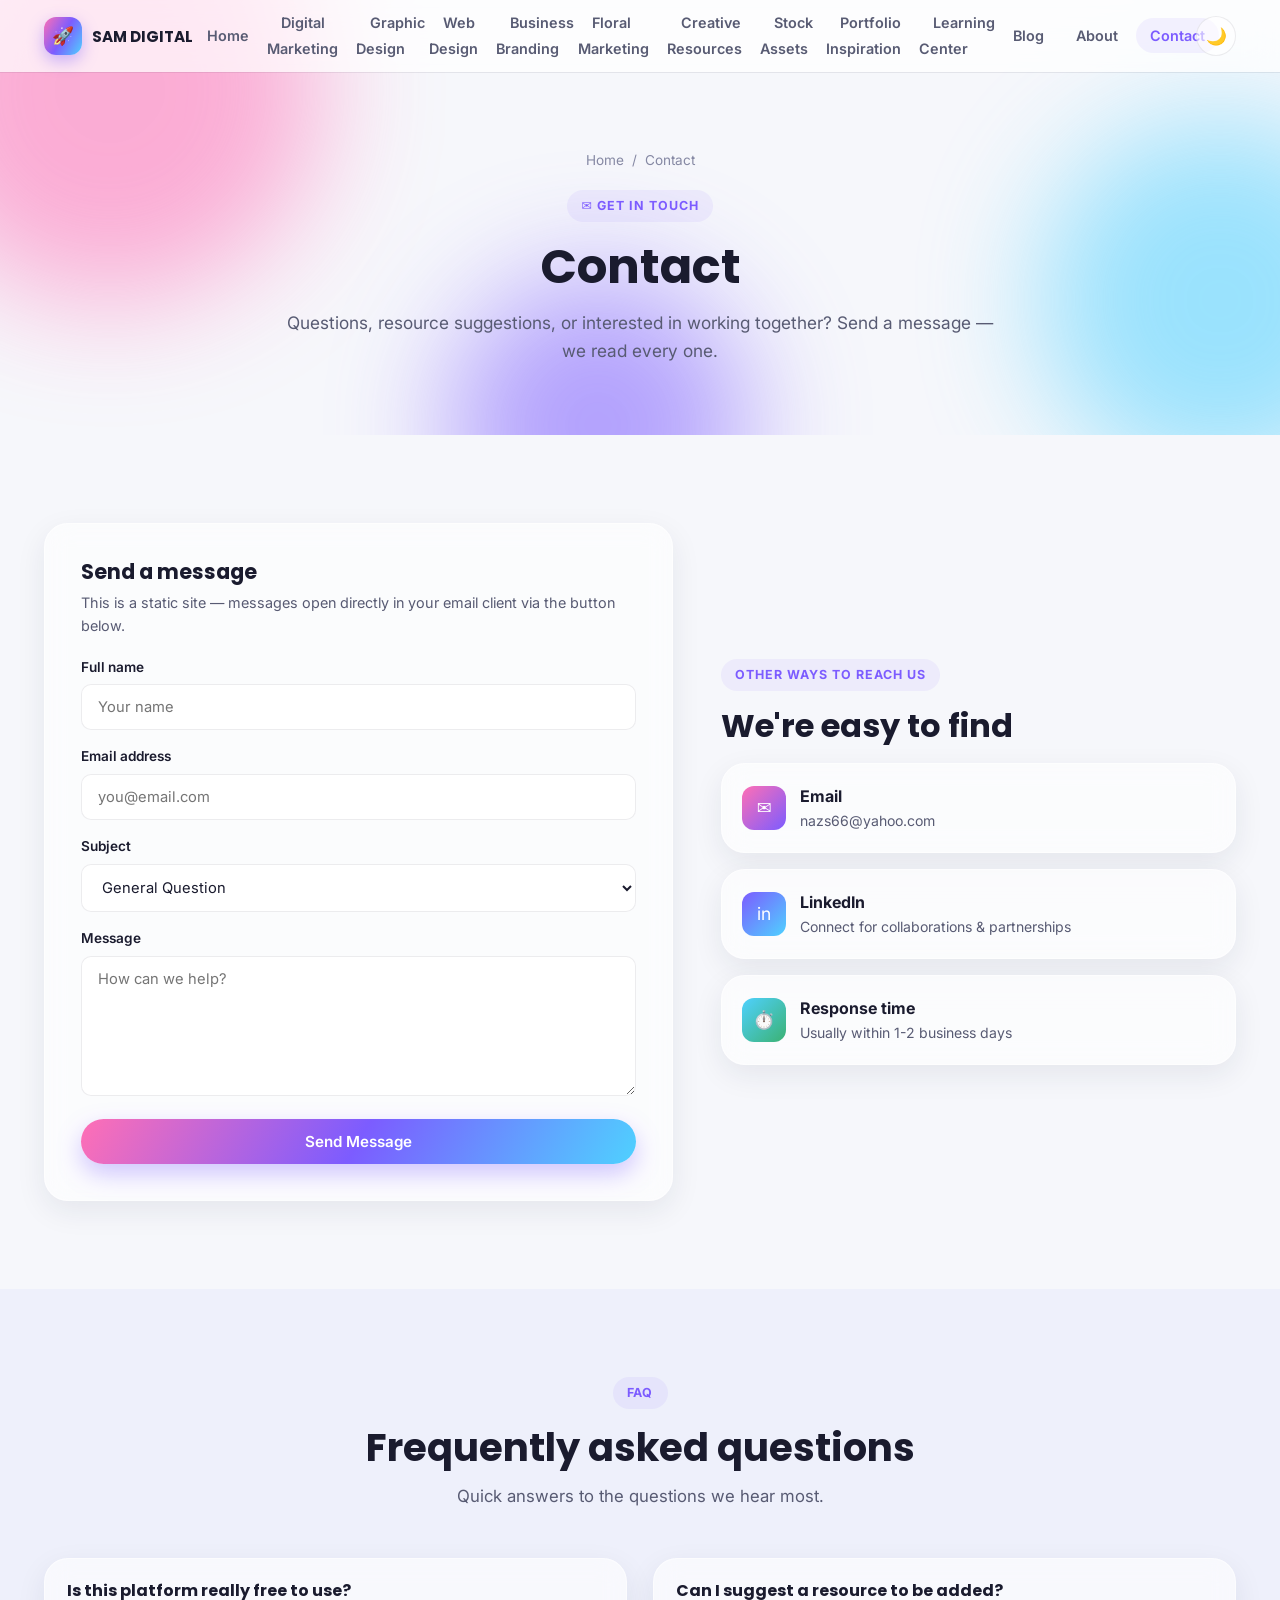
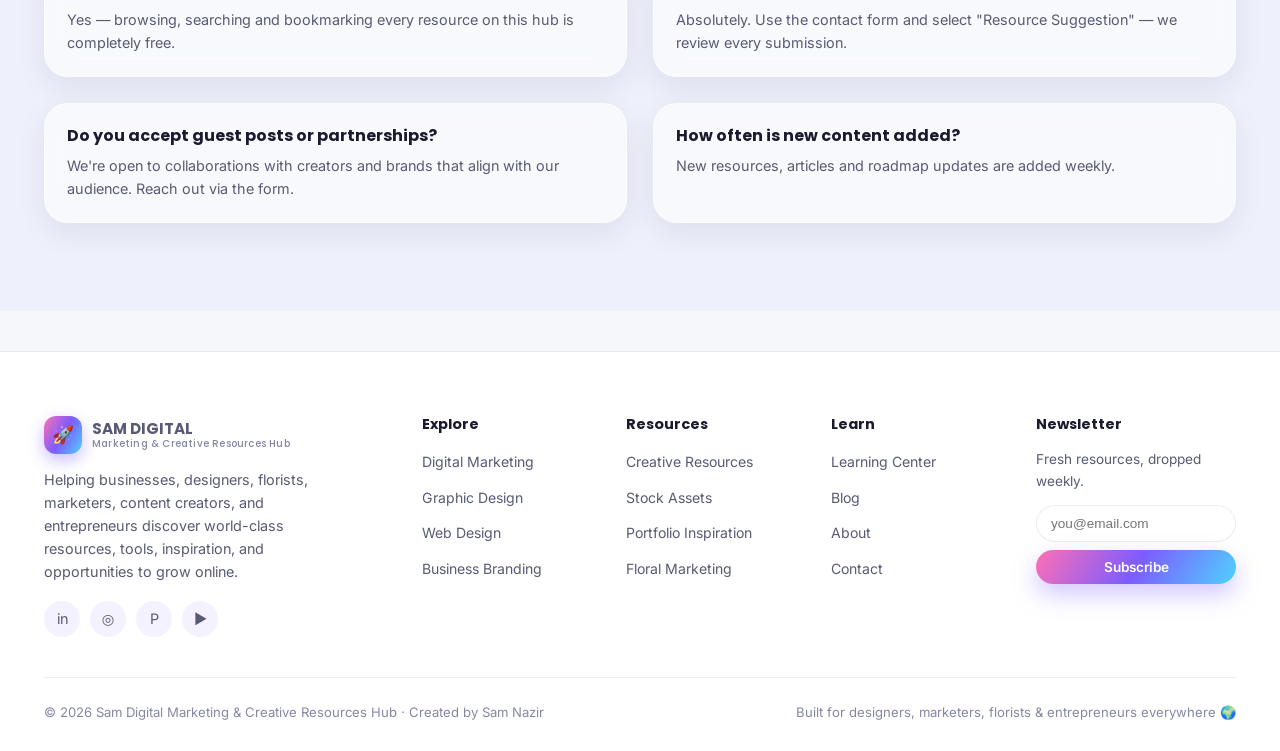
<file: contact.html>
<!DOCTYPE html>
<html lang="en">
<head>
<meta charset="UTF-8">
<meta name="viewport" content="width=device-width, initial-scale=1.0">
<title>Contact | Sam Digital Marketing & Creative Resources Hub</title>
<meta name="description" content="Get in touch with Sam Digital Marketing & Creative Resources Hub — questions, resource suggestions and partnership inquiries.">
<meta name="author" content="Sam Nazir">
<meta property="og:title" content="Contact | Sam Digital Marketing & Creative Resources Hub">
<meta property="og:description" content="Get in touch with Sam Digital Marketing & Creative Resources Hub — questions, resource suggestions and partnership inquiries.">
<meta property="og:type" content="website">
<meta name="theme-color" content="#7c5cff">
<link rel="icon" href="data:image/svg+xml,<svg xmlns=%22http://www.w3.org/2000/svg%22 viewBox=%220 0 100 100%22><text y=%22.9em%22 font-size=%2290%22>🚀</text></svg>">
<link rel="preconnect" href="https://fonts.googleapis.com">
<link rel="preconnect" href="https://fonts.gstatic.com" crossorigin>
<link href="https://fonts.googleapis.com/css2?family=Poppins:wght@600;700;800&family=Inter:wght@400;500;600;700&display=swap" rel="stylesheet">
<link rel="stylesheet" href="styles.css">
</head>
<body>

<nav class="navbar">
  <div class="container nav-inner">
    <a href="index.html" class="brand">
      <span class="brand-mark">🚀</span>
      <span class="brand-text"><strong>SAM DIGITAL</strong></span>
    </a>
    <ul class="nav-links">
      <li><a href="index.html">Home</a></li>
      <li><a href="digital-marketing.html">Digital Marketing</a></li>
      <li><a href="graphic-design.html">Graphic Design</a></li>
      <li><a href="web-design.html">Web Design</a></li>
      <li><a href="business-branding.html">Business Branding</a></li>
      <li><a href="floral-marketing.html">Floral Marketing</a></li>
      <li><a href="creative-resources.html">Creative Resources</a></li>
      <li><a href="stock-assets.html">Stock Assets</a></li>
      <li><a href="portfolio-inspiration.html">Portfolio Inspiration</a></li>
      <li><a href="learning-center.html">Learning Center</a></li>
      <li><a href="blog.html">Blog</a></li>
      <li><a href="about.html">About</a></li>
      <li><a href="contact.html">Contact</a></li>
    </ul>
    <div class="nav-actions">
      <button class="theme-toggle" aria-label="Toggle dark mode">🌙</button>
      <button class="nav-burger" aria-label="Open menu">☰</button>
    </div>
  </div>
</nav>


  <header class="page-hero">
    <div class="blob-field"><div class="blob blob-1"></div><div class="blob blob-2"></div><div class="blob blob-3"></div></div>
    <div class="container page-hero-inner">
      <div class="crumbs"><a href="index.html">Home</a><span>/</span><span>Contact</span></div>
      <span class="eyebrow">✉️ Get In Touch</span>
      <h1>Contact</h1>
      <p>Questions, resource suggestions, or interested in working together? Send a message — we read every one.</p>
    </div>
  </header>
  <section class="section">
    <div class="container">
      <div class="two-col reveal">
        <div class="card" style="padding:36px">
          <h3 style="font-size:1.3rem;margin-bottom:6px">Send a message</h3>
          <p style="color:var(--text-dim);font-size:.9rem;margin-bottom:20px">This is a static site — messages open directly in your email client via the button below.</p>
          <form class="contact-form" data-fake-submit onsubmit="window.location.href='mailto:nazs66@yahoo.com?subject='+encodeURIComponent(this.subject.value)+'&body='+encodeURIComponent(this.message.value+' \n\nFrom: '+this.name.value+' ('+this.email.value+')');">
            <div>
              <label for="name">Full name</label>
              <input id="name" name="name" type="text" required placeholder="Your name">
            </div>
            <div>
              <label for="email">Email address</label>
              <input id="email" name="email" type="email" required placeholder="you@email.com">
            </div>
            <div>
              <label for="subject">Subject</label>
              <select id="subject" name="subject">
                <option>General Question</option>
                <option>Resource Suggestion</option>
                <option>Partnership / Collaboration</option>
                <option>Report a Broken Link</option>
              </select>
            </div>
            <div>
              <label for="message">Message</label>
              <textarea id="message" name="message" required placeholder="How can we help?"></textarea>
            </div>
            <button type="submit" class="btn btn-primary btn-block">Send Message</button>
            <div class="form-success">Thanks! Your email client should open to finish sending — we'll reply within 1-2 business days.</div>
          </form>
        </div>
        <div>
          <span class="eyebrow">Other ways to reach us</span>
          <h2 style="font-size:clamp(1.5rem,3vw,2rem);margin-bottom:18px">We're easy to find</h2>
          <div class="grid" style="gap:16px">
            <div class="card" style="padding:20px;display:flex;gap:14px;align-items:center">
              <div class="category-icon" style="background:linear-gradient(135deg,#ff6fb5,#7c5cff)">✉️</div>
              <div><strong>Email</strong><p style="color:var(--text-dim);font-size:.88rem">nazs66@yahoo.com</p></div>
            </div>
            <div class="card" style="padding:20px;display:flex;gap:14px;align-items:center">
              <div class="category-icon" style="background:linear-gradient(135deg,#7c5cff,#4fd1ff)">in</div>
              <div><strong>LinkedIn</strong><p style="color:var(--text-dim);font-size:.88rem">Connect for collaborations &amp; partnerships</p></div>
            </div>
            <div class="card" style="padding:20px;display:flex;gap:14px;align-items:center">
              <div class="category-icon" style="background:linear-gradient(135deg,#4fd1ff,#3bb273)">⏱️</div>
              <div><strong>Response time</strong><p style="color:var(--text-dim);font-size:.88rem">Usually within 1-2 business days</p></div>
            </div>
          </div>
        </div>
      </div>
    </div>
  </section>
  <section class="section section--soft">
    <div class="container">
      <div class="section-head"><span class="eyebrow">FAQ</span><h2>Frequently asked questions</h2><p>Quick answers to the questions we hear most.</p></div>
      <div class="grid grid-2">
    <div class="card reveal" style="padding:22px">
      <h4 style="font-size:1rem;margin-bottom:8px">Is this platform really free to use?</h4>
      <p style="color:var(--text-dim);font-size:.9rem">Yes — browsing, searching and bookmarking every resource on this hub is completely free.</p>
    </div>
    <div class="card reveal" style="padding:22px">
      <h4 style="font-size:1rem;margin-bottom:8px">Can I suggest a resource to be added?</h4>
      <p style="color:var(--text-dim);font-size:.9rem">Absolutely. Use the contact form and select "Resource Suggestion" — we review every submission.</p>
    </div>
    <div class="card reveal" style="padding:22px">
      <h4 style="font-size:1rem;margin-bottom:8px">Do you accept guest posts or partnerships?</h4>
      <p style="color:var(--text-dim);font-size:.9rem">We're open to collaborations with creators and brands that align with our audience. Reach out via the form.</p>
    </div>
    <div class="card reveal" style="padding:22px">
      <h4 style="font-size:1rem;margin-bottom:8px">How often is new content added?</h4>
      <p style="color:var(--text-dim);font-size:.9rem">New resources, articles and roadmap updates are added weekly.</p>
    </div></div>
    </div>
  </section>

<footer>
  <div class="container">
    <div class="footer-grid">
      <div class="footer-brand">
        <a href="index.html" class="brand"><span class="brand-mark">🚀</span><span class="brand-text"><strong>SAM DIGITAL</strong><small>Marketing &amp; Creative Resources Hub</small></span></a>
        <p>Helping businesses, designers, florists, marketers, content creators, and entrepreneurs discover world-class resources, tools, inspiration, and opportunities to grow online.</p>
        <div class="social-row">
          <a href="https://www.linkedin.com/" target="_blank" rel="noopener" aria-label="LinkedIn">in</a>
          <a href="https://www.instagram.com/" target="_blank" rel="noopener" aria-label="Instagram">◎</a>
          <a href="https://www.pinterest.com/" target="_blank" rel="noopener" aria-label="Pinterest">P</a>
          <a href="https://www.youtube.com/" target="_blank" rel="noopener" aria-label="YouTube">▶</a>
        </div>
      </div>
      <div>
        <h4>Explore</h4>
        <ul>
          <li><a href="digital-marketing.html">Digital Marketing</a></li>
          <li><a href="graphic-design.html">Graphic Design</a></li>
          <li><a href="web-design.html">Web Design</a></li>
          <li><a href="business-branding.html">Business Branding</a></li>
        </ul>
      </div>
      <div>
        <h4>Resources</h4>
        <ul>
          <li><a href="creative-resources.html">Creative Resources</a></li>
          <li><a href="stock-assets.html">Stock Assets</a></li>
          <li><a href="portfolio-inspiration.html">Portfolio Inspiration</a></li>
          <li><a href="floral-marketing.html">Floral Marketing</a></li>
        </ul>
      </div>
      <div>
        <h4>Learn</h4>
        <ul>
          <li><a href="learning-center.html">Learning Center</a></li>
          <li><a href="blog.html">Blog</a></li>
          <li><a href="about.html">About</a></li>
          <li><a href="contact.html">Contact</a></li>
        </ul>
      </div>
      <div>
        <h4>Newsletter</h4>
        <p style="font-size:.85rem;color:var(--text-dim);margin-bottom:12px">Fresh resources, dropped weekly.</p>
        <form data-fake-submit style="display:flex;flex-direction:column;gap:8px">
          <input type="email" required placeholder="you@email.com" style="padding:10px 14px;border-radius:999px;border:1px solid var(--border);background:var(--bg-elev);color:var(--text);font-size:.85rem">
          <button class="btn btn-primary btn-sm" type="submit">Subscribe</button>
        </form>
      </div>
    </div>
    <div class="footer-bottom">
      <span>© <span data-year></span> Sam Digital Marketing &amp; Creative Resources Hub · Created by Sam Nazir</span>
      <span>Built for designers, marketers, florists &amp; entrepreneurs everywhere 🌍</span>
    </div>
  </div>
</footer>

<button class="back-to-top" aria-label="Back to top">↑</button>
<script src="script.js"></script>
</body>
</html>
</file>
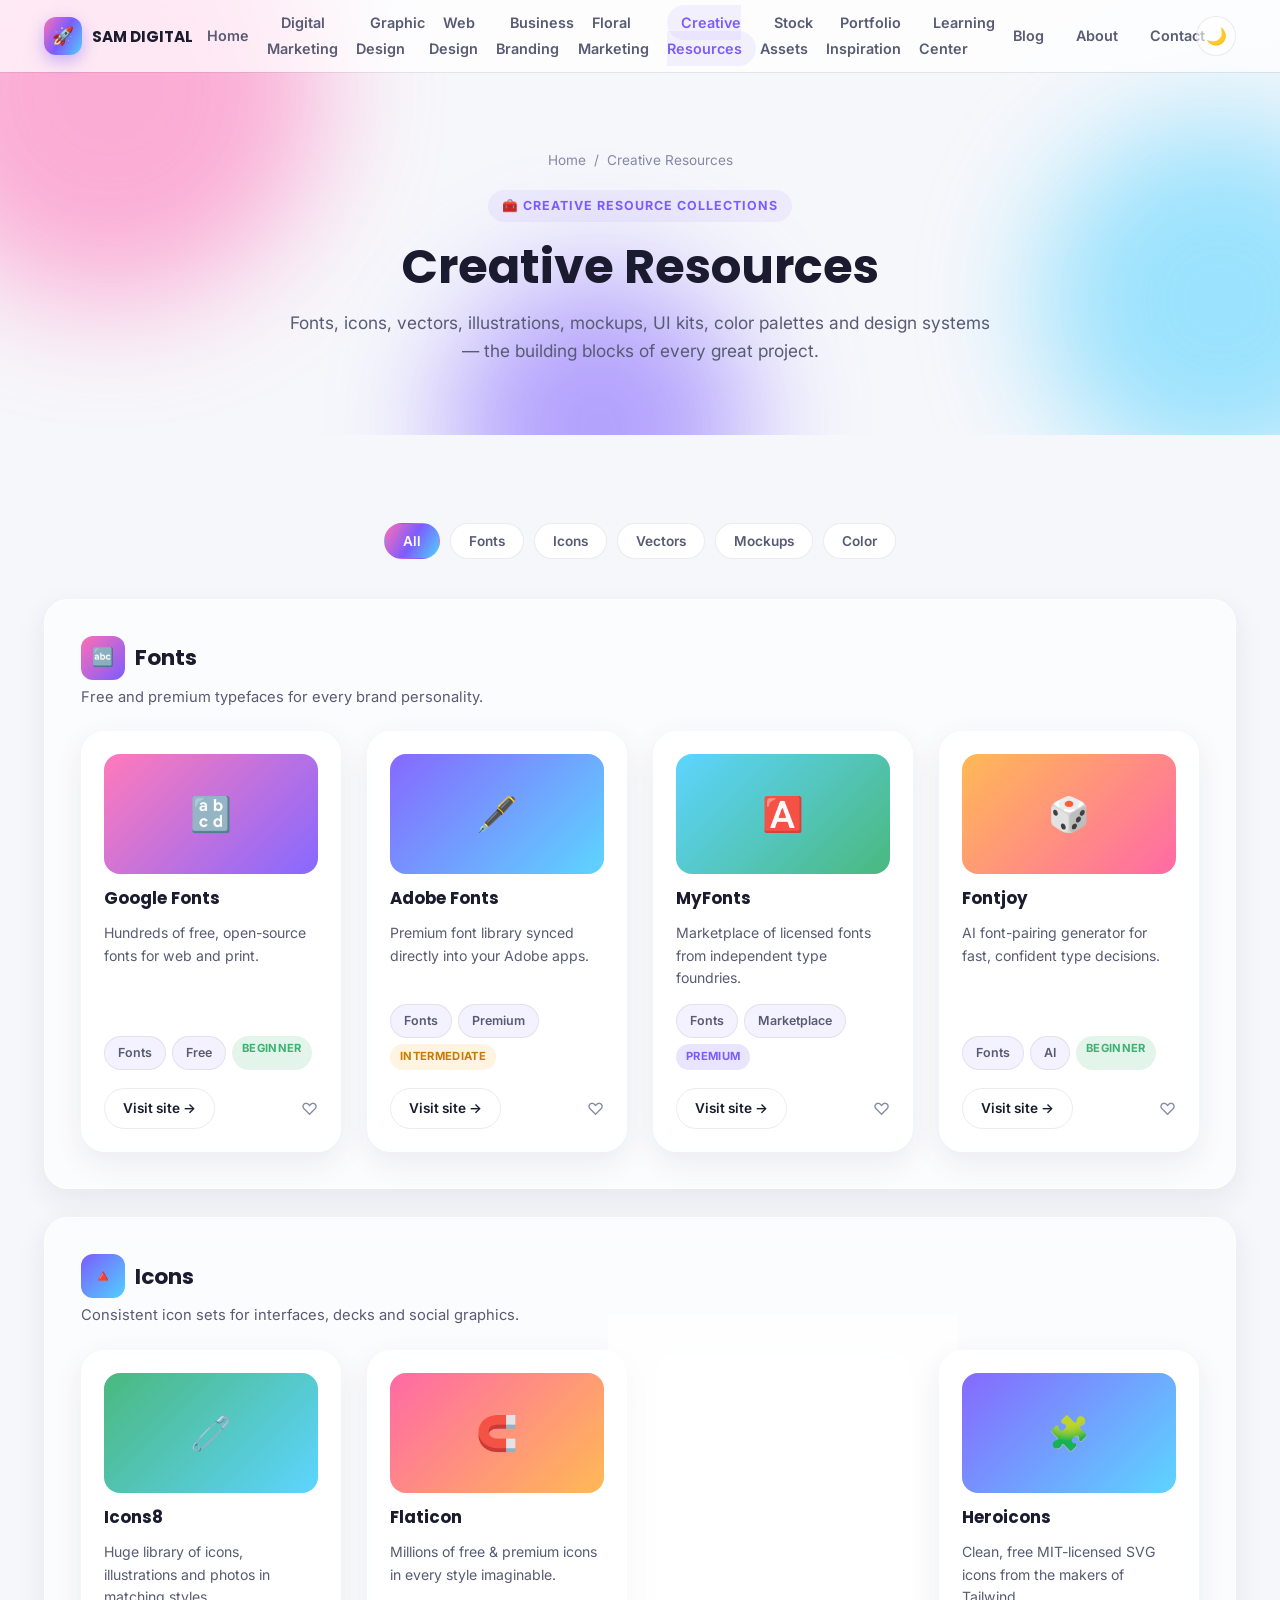
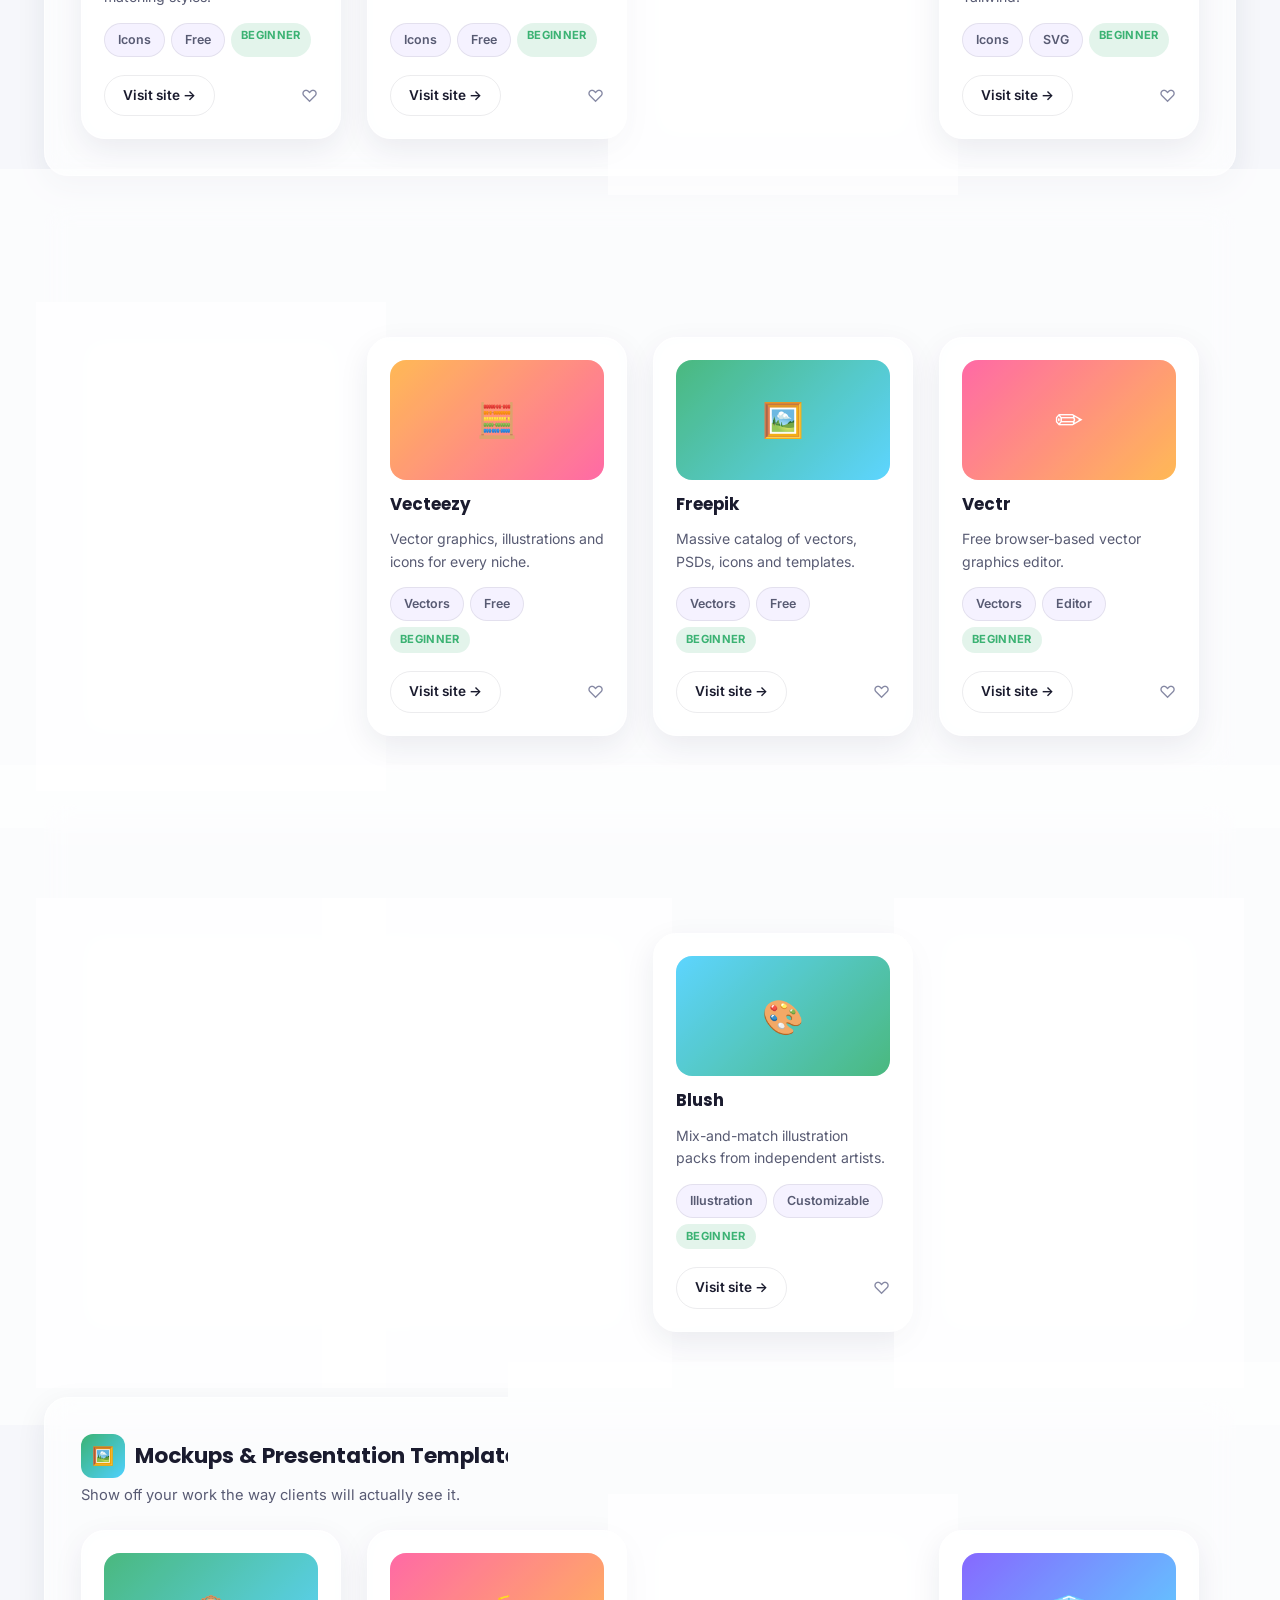
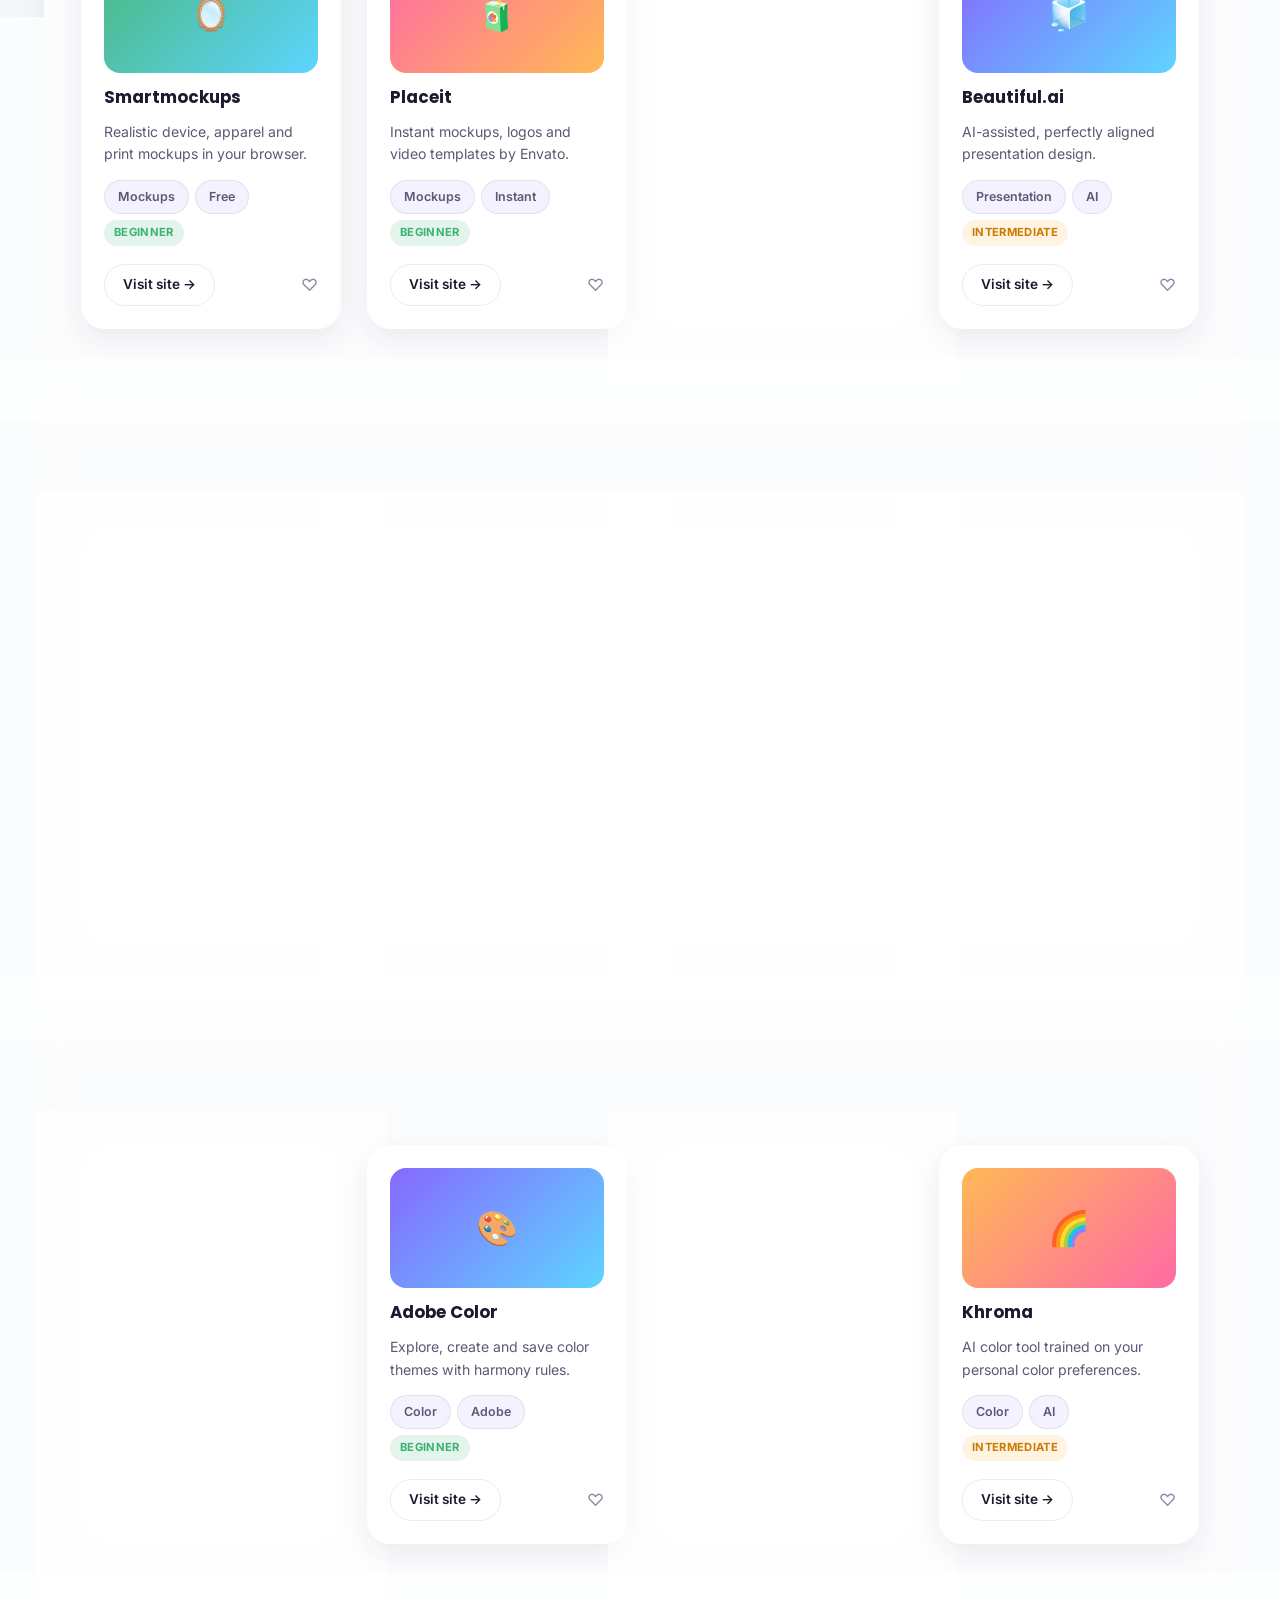
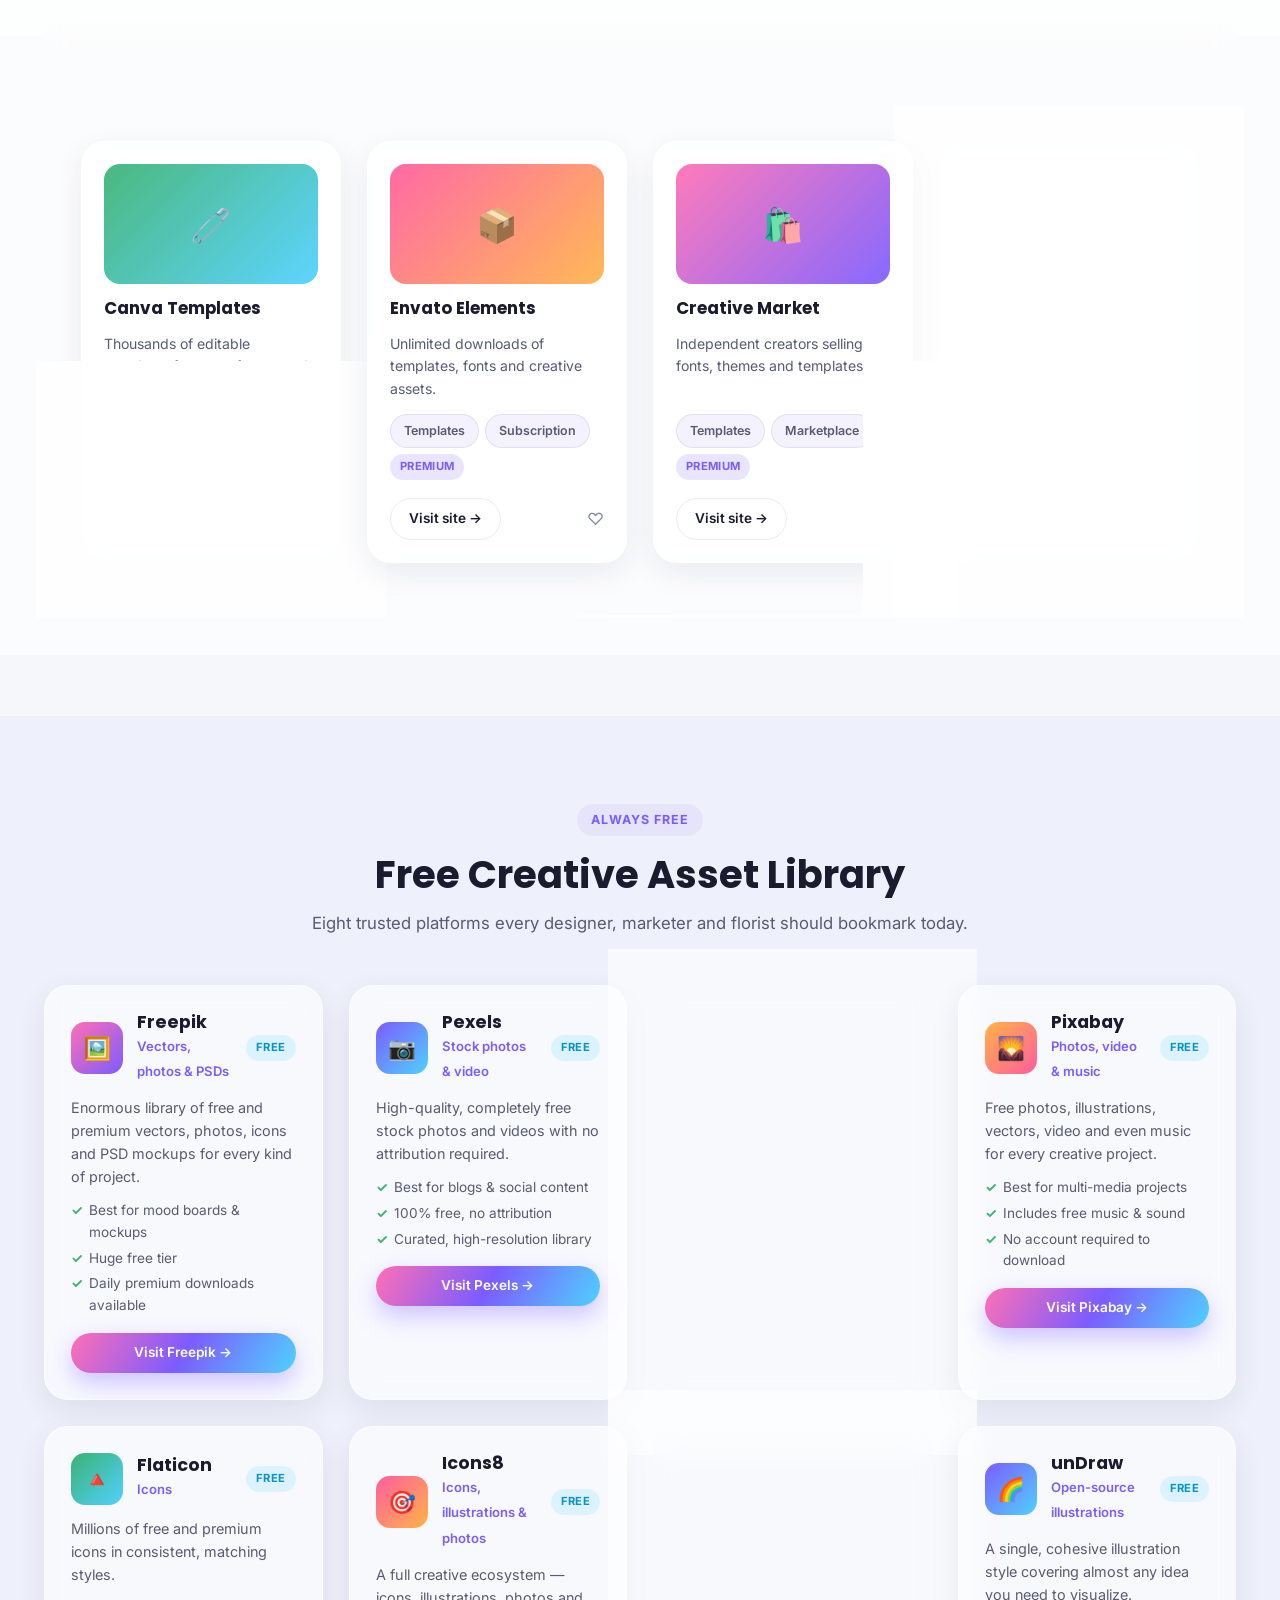
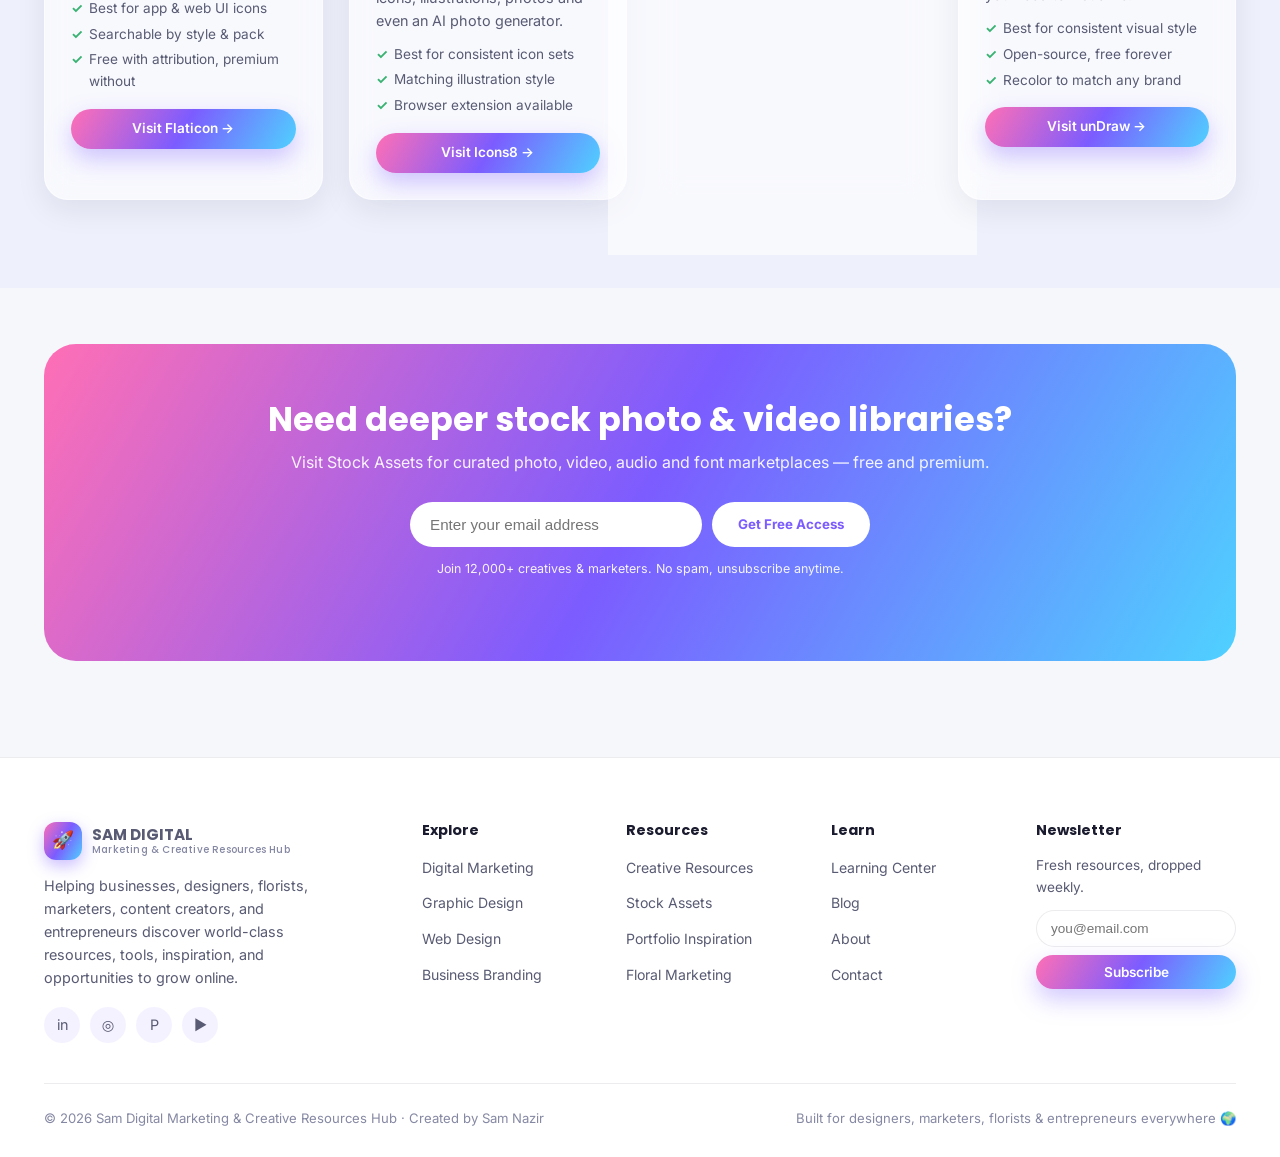
<file: creative-resources.html>
<!DOCTYPE html>
<html lang="en">
<head>
<meta charset="UTF-8">
<meta name="viewport" content="width=device-width, initial-scale=1.0">
<title>Creative Resources | Sam Digital Marketing & Creative Resources Hub</title>
<meta name="description" content="Fonts, icons, SVG libraries, vectors, illustrations, mockups, presentation templates, UI kits, color palettes, design systems and the best free creative asset libraries.">
<meta name="author" content="Sam Nazir">
<meta property="og:title" content="Creative Resources | Sam Digital Marketing & Creative Resources Hub">
<meta property="og:description" content="Fonts, icons, SVG libraries, vectors, illustrations, mockups, presentation templates, UI kits, color palettes, design systems and the best free creative asset libraries.">
<meta property="og:type" content="website">
<meta name="theme-color" content="#7c5cff">
<link rel="icon" href="data:image/svg+xml,<svg xmlns=%22http://www.w3.org/2000/svg%22 viewBox=%220 0 100 100%22><text y=%22.9em%22 font-size=%2290%22>🚀</text></svg>">
<link rel="preconnect" href="https://fonts.googleapis.com">
<link rel="preconnect" href="https://fonts.gstatic.com" crossorigin>
<link href="https://fonts.googleapis.com/css2?family=Poppins:wght@600;700;800&family=Inter:wght@400;500;600;700&display=swap" rel="stylesheet">
<link rel="stylesheet" href="styles.css">
</head>
<body>

<nav class="navbar">
  <div class="container nav-inner">
    <a href="index.html" class="brand">
      <span class="brand-mark">🚀</span>
      <span class="brand-text"><strong>SAM DIGITAL</strong></span>
    </a>
    <ul class="nav-links">
      <li><a href="index.html">Home</a></li>
      <li><a href="digital-marketing.html">Digital Marketing</a></li>
      <li><a href="graphic-design.html">Graphic Design</a></li>
      <li><a href="web-design.html">Web Design</a></li>
      <li><a href="business-branding.html">Business Branding</a></li>
      <li><a href="floral-marketing.html">Floral Marketing</a></li>
      <li><a href="creative-resources.html">Creative Resources</a></li>
      <li><a href="stock-assets.html">Stock Assets</a></li>
      <li><a href="portfolio-inspiration.html">Portfolio Inspiration</a></li>
      <li><a href="learning-center.html">Learning Center</a></li>
      <li><a href="blog.html">Blog</a></li>
      <li><a href="about.html">About</a></li>
      <li><a href="contact.html">Contact</a></li>
    </ul>
    <div class="nav-actions">
      <button class="theme-toggle" aria-label="Toggle dark mode">🌙</button>
      <button class="nav-burger" aria-label="Open menu">☰</button>
    </div>
  </div>
</nav>


  <header class="page-hero">
    <div class="blob-field"><div class="blob blob-1"></div><div class="blob blob-2"></div><div class="blob blob-3"></div></div>
    <div class="container page-hero-inner">
      <div class="crumbs"><a href="index.html">Home</a><span>/</span><span>Creative Resources</span></div>
      <span class="eyebrow">🧰 Creative Resource Collections</span>
      <h1>Creative Resources</h1>
      <p>Fonts, icons, vectors, illustrations, mockups, UI kits, color palettes and design systems — the building blocks of every great project.</p>
    </div>
  </header><section class="section"><div class="container"><div class="filter-bar" data-filter-group data-filter-target=".resource-card"><button class="filter-chip active" data-filter="all">All</button><button class="filter-chip" data-filter="fonts">Fonts</button><button class="filter-chip" data-filter="icons">Icons</button><button class="filter-chip" data-filter="vectors">Vectors</button><button class="filter-chip" data-filter="mockups">Mockups</button><button class="filter-chip" data-filter="color">Color</button></div>
    <div class="card category-block reveal">
      <div class="category-head">
        <div>
          <h3><span class="category-icon" style="background:linear-gradient(135deg,#ff6fb5,#7c5cff)">🔤</span> Fonts</h3>
          <p>Free and premium typefaces for every brand personality.</p>
        </div>
      </div>
      <div class="grid grid-4">
    <div class="card resource-card reveal" data-tags="fonts free">
      <div class="resource-thumb" style="background:linear-gradient(135deg,#ff6fb5,#7c5cff)">🔡</div>
      <h3>Google Fonts</h3>
      <p class="desc">Hundreds of free, open-source fonts for web and print.</p>
      <div class="resource-meta"><span class="chip">Fonts</span><span class="chip">Free</span><span class="badge badge-beginner">Beginner</span></div>
      <div class="resource-foot">
        <a href="https://fonts.google.com" target="_blank" rel="noopener" class="btn btn-outline btn-sm">Visit site →</a>
        <button class="bookmark-btn" data-id="Google Fonts">♡</button>
      </div>
    </div>
    <div class="card resource-card reveal" data-tags="fonts premium">
      <div class="resource-thumb" style="background:linear-gradient(135deg,#7c5cff,#4fd1ff)">🖋️</div>
      <h3>Adobe Fonts</h3>
      <p class="desc">Premium font library synced directly into your Adobe apps.</p>
      <div class="resource-meta"><span class="chip">Fonts</span><span class="chip">Premium</span><span class="badge badge-intermediate">Intermediate</span></div>
      <div class="resource-foot">
        <a href="https://fonts.adobe.com" target="_blank" rel="noopener" class="btn btn-outline btn-sm">Visit site →</a>
        <button class="bookmark-btn" data-id="Adobe Fonts">♡</button>
      </div>
    </div>
    <div class="card resource-card reveal" data-tags="fonts marketplace">
      <div class="resource-thumb" style="background:linear-gradient(135deg,#4fd1ff,#3bb273)">🅰️</div>
      <h3>MyFonts</h3>
      <p class="desc">Marketplace of licensed fonts from independent type foundries.</p>
      <div class="resource-meta"><span class="chip">Fonts</span><span class="chip">Marketplace</span><span class="badge badge-premium">Premium</span></div>
      <div class="resource-foot">
        <a href="https://www.myfonts.com" target="_blank" rel="noopener" class="btn btn-outline btn-sm">Visit site →</a>
        <button class="bookmark-btn" data-id="MyFonts">♡</button>
      </div>
    </div>
    <div class="card resource-card reveal" data-tags="fonts ai">
      <div class="resource-thumb" style="background:linear-gradient(135deg,#ffb347,#ff5d9e)">🎲</div>
      <h3>Fontjoy</h3>
      <p class="desc">AI font-pairing generator for fast, confident type decisions.</p>
      <div class="resource-meta"><span class="chip">Fonts</span><span class="chip">AI</span><span class="badge badge-beginner">Beginner</span></div>
      <div class="resource-foot">
        <a href="https://fontjoy.com" target="_blank" rel="noopener" class="btn btn-outline btn-sm">Visit site →</a>
        <button class="bookmark-btn" data-id="Fontjoy">♡</button>
      </div>
    </div></div>
    </div>
    <div class="card category-block reveal">
      <div class="category-head">
        <div>
          <h3><span class="category-icon" style="background:linear-gradient(135deg,#7c5cff,#4fd1ff)">🔺</span> Icons</h3>
          <p>Consistent icon sets for interfaces, decks and social graphics.</p>
        </div>
      </div>
      <div class="grid grid-4">
    <div class="card resource-card reveal" data-tags="icons free">
      <div class="resource-thumb" style="background:linear-gradient(135deg,#3bb273,#4fd1ff)">🧷</div>
      <h3>Icons8</h3>
      <p class="desc">Huge library of icons, illustrations and photos in matching styles.</p>
      <div class="resource-meta"><span class="chip">Icons</span><span class="chip">Free</span><span class="badge badge-beginner">Beginner</span></div>
      <div class="resource-foot">
        <a href="https://icons8.com" target="_blank" rel="noopener" class="btn btn-outline btn-sm">Visit site →</a>
        <button class="bookmark-btn" data-id="Icons8">♡</button>
      </div>
    </div>
    <div class="card resource-card reveal" data-tags="icons free">
      <div class="resource-thumb" style="background:linear-gradient(135deg,#ff5d9e,#ffb347)">🧲</div>
      <h3>Flaticon</h3>
      <p class="desc">Millions of free &amp; premium icons in every style imaginable.</p>
      <div class="resource-meta"><span class="chip">Icons</span><span class="chip">Free</span><span class="badge badge-beginner">Beginner</span></div>
      <div class="resource-foot">
        <a href="https://www.flaticon.com" target="_blank" rel="noopener" class="btn btn-outline btn-sm">Visit site →</a>
        <button class="bookmark-btn" data-id="Flaticon">♡</button>
      </div>
    </div>
    <div class="card resource-card reveal" data-tags="icons dev">
      <div class="resource-thumb" style="background:linear-gradient(135deg,#ff6fb5,#7c5cff)">⚡</div>
      <h3>Font Awesome</h3>
      <p class="desc">The web's most widely used icon toolkit for developers &amp; designers.</p>
      <div class="resource-meta"><span class="chip">Icons</span><span class="chip">Dev</span><span class="badge badge-beginner">Beginner</span></div>
      <div class="resource-foot">
        <a href="https://fontawesome.com" target="_blank" rel="noopener" class="btn btn-outline btn-sm">Visit site →</a>
        <button class="bookmark-btn" data-id="Font Awesome">♡</button>
      </div>
    </div>
    <div class="card resource-card reveal" data-tags="icons svg">
      <div class="resource-thumb" style="background:linear-gradient(135deg,#7c5cff,#4fd1ff)">🧩</div>
      <h3>Heroicons</h3>
      <p class="desc">Clean, free MIT-licensed SVG icons from the makers of Tailwind.</p>
      <div class="resource-meta"><span class="chip">Icons</span><span class="chip">SVG</span><span class="badge badge-beginner">Beginner</span></div>
      <div class="resource-foot">
        <a href="https://heroicons.com" target="_blank" rel="noopener" class="btn btn-outline btn-sm">Visit site →</a>
        <button class="bookmark-btn" data-id="Heroicons">♡</button>
      </div>
    </div></div>
    </div>
    <div class="card category-block reveal">
      <div class="category-head">
        <div>
          <h3><span class="category-icon" style="background:linear-gradient(135deg,#4fd1ff,#3bb273)">🧵</span> SVG Libraries &amp; Vectors</h3>
          <p>Scalable graphics for logos, print and responsive web design.</p>
        </div>
      </div>
      <div class="grid grid-4">
    <div class="card resource-card reveal" data-tags="svg free">
      <div class="resource-thumb" style="background:linear-gradient(135deg,#4fd1ff,#3bb273)">🧷</div>
      <h3>SVG Repo</h3>
      <p class="desc">Searchable library of free SVG vectors and icons.</p>
      <div class="resource-meta"><span class="chip">SVG</span><span class="chip">Free</span><span class="badge badge-beginner">Beginner</span></div>
      <div class="resource-foot">
        <a href="https://www.svgrepo.com" target="_blank" rel="noopener" class="btn btn-outline btn-sm">Visit site →</a>
        <button class="bookmark-btn" data-id="SVG Repo">♡</button>
      </div>
    </div>
    <div class="card resource-card reveal" data-tags="vectors free">
      <div class="resource-thumb" style="background:linear-gradient(135deg,#ffb347,#ff5d9e)">🧮</div>
      <h3>Vecteezy</h3>
      <p class="desc">Vector graphics, illustrations and icons for every niche.</p>
      <div class="resource-meta"><span class="chip">Vectors</span><span class="chip">Free</span><span class="badge badge-beginner">Beginner</span></div>
      <div class="resource-foot">
        <a href="https://www.vecteezy.com" target="_blank" rel="noopener" class="btn btn-outline btn-sm">Visit site →</a>
        <button class="bookmark-btn" data-id="Vecteezy">♡</button>
      </div>
    </div>
    <div class="card resource-card reveal" data-tags="vectors free">
      <div class="resource-thumb" style="background:linear-gradient(135deg,#3bb273,#4fd1ff)">🖼️</div>
      <h3>Freepik</h3>
      <p class="desc">Massive catalog of vectors, PSDs, icons and templates.</p>
      <div class="resource-meta"><span class="chip">Vectors</span><span class="chip">Free</span><span class="badge badge-beginner">Beginner</span></div>
      <div class="resource-foot">
        <a href="https://www.freepik.com" target="_blank" rel="noopener" class="btn btn-outline btn-sm">Visit site →</a>
        <button class="bookmark-btn" data-id="Freepik">♡</button>
      </div>
    </div>
    <div class="card resource-card reveal" data-tags="vectors editor">
      <div class="resource-thumb" style="background:linear-gradient(135deg,#ff5d9e,#ffb347)">✏️</div>
      <h3>Vectr</h3>
      <p class="desc">Free browser-based vector graphics editor.</p>
      <div class="resource-meta"><span class="chip">Vectors</span><span class="chip">Editor</span><span class="badge badge-beginner">Beginner</span></div>
      <div class="resource-foot">
        <a href="https://vectr.com" target="_blank" rel="noopener" class="btn btn-outline btn-sm">Visit site →</a>
        <button class="bookmark-btn" data-id="Vectr">♡</button>
      </div>
    </div></div>
    </div>
    <div class="card category-block reveal">
      <div class="category-head">
        <div>
          <h3><span class="category-icon" style="background:linear-gradient(135deg,#ffb347,#ff5d9e)">🎭</span> Illustrations</h3>
          <p>Customizable illustration packs for sites, decks and apps.</p>
        </div>
      </div>
      <div class="grid grid-4">
    <div class="card resource-card reveal" data-tags="illustration free">
      <div class="resource-thumb" style="background:linear-gradient(135deg,#ff6fb5,#7c5cff)">🌈</div>
      <h3>unDraw</h3>
      <p class="desc">Open-source illustrations in one cohesive, recolorable style.</p>
      <div class="resource-meta"><span class="chip">Illustration</span><span class="chip">Free</span><span class="badge badge-beginner">Beginner</span></div>
      <div class="resource-foot">
        <a href="https://undraw.co" target="_blank" rel="noopener" class="btn btn-outline btn-sm">Visit site →</a>
        <button class="bookmark-btn" data-id="unDraw">♡</button>
      </div>
    </div>
    <div class="card resource-card reveal" data-tags="illustration free">
      <div class="resource-thumb" style="background:linear-gradient(135deg,#7c5cff,#4fd1ff)">🧑‍🎨</div>
      <h3>Storyset</h3>
      <p class="desc">Fully customizable illustrations with animation options.</p>
      <div class="resource-meta"><span class="chip">Illustration</span><span class="chip">Free</span><span class="badge badge-beginner">Beginner</span></div>
      <div class="resource-foot">
        <a href="https://storyset.com" target="_blank" rel="noopener" class="btn btn-outline btn-sm">Visit site →</a>
        <button class="bookmark-btn" data-id="Storyset">♡</button>
      </div>
    </div>
    <div class="card resource-card reveal" data-tags="illustration customizable">
      <div class="resource-thumb" style="background:linear-gradient(135deg,#4fd1ff,#3bb273)">🎨</div>
      <h3>Blush</h3>
      <p class="desc">Mix-and-match illustration packs from independent artists.</p>
      <div class="resource-meta"><span class="chip">Illustration</span><span class="chip">Customizable</span><span class="badge badge-beginner">Beginner</span></div>
      <div class="resource-foot">
        <a href="https://blush.design" target="_blank" rel="noopener" class="btn btn-outline btn-sm">Visit site →</a>
        <button class="bookmark-btn" data-id="Blush">♡</button>
      </div>
    </div>
    <div class="card resource-card reveal" data-tags="illustration people">
      <div class="resource-thumb" style="background:linear-gradient(135deg,#ffb347,#ff5d9e)">👤</div>
      <h3>Humaaans</h3>
      <p class="desc">Mix-and-match illustrated people for any design.</p>
      <div class="resource-meta"><span class="chip">Illustration</span><span class="chip">People</span><span class="badge badge-beginner">Beginner</span></div>
      <div class="resource-foot">
        <a href="https://www.humaaans.com" target="_blank" rel="noopener" class="btn btn-outline btn-sm">Visit site →</a>
        <button class="bookmark-btn" data-id="Humaaans">♡</button>
      </div>
    </div></div>
    </div>
    <div class="card category-block reveal">
      <div class="category-head">
        <div>
          <h3><span class="category-icon" style="background:linear-gradient(135deg,#3bb273,#4fd1ff)">🖼️</span> Mockups &amp; Presentation Templates</h3>
          <p>Show off your work the way clients will actually see it.</p>
        </div>
      </div>
      <div class="grid grid-4">
    <div class="card resource-card reveal" data-tags="mockups free">
      <div class="resource-thumb" style="background:linear-gradient(135deg,#3bb273,#4fd1ff)">🪞</div>
      <h3>Smartmockups</h3>
      <p class="desc">Realistic device, apparel and print mockups in your browser.</p>
      <div class="resource-meta"><span class="chip">Mockups</span><span class="chip">Free</span><span class="badge badge-beginner">Beginner</span></div>
      <div class="resource-foot">
        <a href="https://smartmockups.com" target="_blank" rel="noopener" class="btn btn-outline btn-sm">Visit site →</a>
        <button class="bookmark-btn" data-id="Smartmockups">♡</button>
      </div>
    </div>
    <div class="card resource-card reveal" data-tags="mockups instant">
      <div class="resource-thumb" style="background:linear-gradient(135deg,#ff5d9e,#ffb347)">🧃</div>
      <h3>Placeit</h3>
      <p class="desc">Instant mockups, logos and video templates by Envato.</p>
      <div class="resource-meta"><span class="chip">Mockups</span><span class="chip">Instant</span><span class="badge badge-beginner">Beginner</span></div>
      <div class="resource-foot">
        <a href="https://placeit.net" target="_blank" rel="noopener" class="btn btn-outline btn-sm">Visit site →</a>
        <button class="bookmark-btn" data-id="Placeit">♡</button>
      </div>
    </div>
    <div class="card resource-card reveal" data-tags="presentation free">
      <div class="resource-thumb" style="background:linear-gradient(135deg,#ff6fb5,#7c5cff)">📑</div>
      <h3>Slidesgo</h3>
      <p class="desc">Free, editable Google Slides &amp; PowerPoint templates.</p>
      <div class="resource-meta"><span class="chip">Presentation</span><span class="chip">Free</span><span class="badge badge-beginner">Beginner</span></div>
      <div class="resource-foot">
        <a href="https://slidesgo.com" target="_blank" rel="noopener" class="btn btn-outline btn-sm">Visit site →</a>
        <button class="bookmark-btn" data-id="Slidesgo">♡</button>
      </div>
    </div>
    <div class="card resource-card reveal" data-tags="presentation ai">
      <div class="resource-thumb" style="background:linear-gradient(135deg,#7c5cff,#4fd1ff)">🧊</div>
      <h3>Beautiful.ai</h3>
      <p class="desc">AI-assisted, perfectly aligned presentation design.</p>
      <div class="resource-meta"><span class="chip">Presentation</span><span class="chip">AI</span><span class="badge badge-intermediate">Intermediate</span></div>
      <div class="resource-foot">
        <a href="https://www.beautiful.ai" target="_blank" rel="noopener" class="btn btn-outline btn-sm">Visit site →</a>
        <button class="bookmark-btn" data-id="Beautiful.ai">♡</button>
      </div>
    </div></div>
    </div>
    <div class="card category-block reveal">
      <div class="category-head">
        <div>
          <h3><span class="category-icon" style="background:linear-gradient(135deg,#ff5d9e,#ffb347)">🧱</span> UI Kits &amp; Design Systems</h3>
          <p>Pre-built components so you never start from a blank canvas.</p>
        </div>
      </div>
      <div class="grid grid-4">
    <div class="card resource-card reveal" data-tags="ui kits premium">
      <div class="resource-thumb" style="background:linear-gradient(135deg,#4fd1ff,#3bb273)">🧰</div>
      <h3>UI8</h3>
      <p class="desc">Premium UI kits for apps, dashboards and marketing sites.</p>
      <div class="resource-meta"><span class="chip">UI Kits</span><span class="chip">Premium</span><span class="badge badge-premium">Premium</span></div>
      <div class="resource-foot">
        <a href="https://ui8.net" target="_blank" rel="noopener" class="btn btn-outline btn-sm">Visit site →</a>
        <button class="bookmark-btn" data-id="UI8">♡</button>
      </div>
    </div>
    <div class="card resource-card reveal" data-tags="ui kits free">
      <div class="resource-thumb" style="background:linear-gradient(135deg,#ffb347,#ff5d9e)">👥</div>
      <h3>Figma Community</h3>
      <p class="desc">Thousands of free UI kits, templates and plugins.</p>
      <div class="resource-meta"><span class="chip">UI Kits</span><span class="chip">Free</span><span class="badge badge-beginner">Beginner</span></div>
      <div class="resource-foot">
        <a href="https://www.figma.com/community" target="_blank" rel="noopener" class="btn btn-outline btn-sm">Visit site →</a>
        <button class="bookmark-btn" data-id="Figma Community">♡</button>
      </div>
    </div>
    <div class="card resource-card reveal" data-tags="design systems google">
      <div class="resource-thumb" style="background:linear-gradient(135deg,#3bb273,#4fd1ff)">🔷</div>
      <h3>Material Design</h3>
      <p class="desc">Google's open, well-documented design system.</p>
      <div class="resource-meta"><span class="chip">Design Systems</span><span class="chip">Google</span><span class="badge badge-intermediate">Intermediate</span></div>
      <div class="resource-foot">
        <a href="https://m3.material.io" target="_blank" rel="noopener" class="btn btn-outline btn-sm">Visit site →</a>
        <button class="bookmark-btn" data-id="Material Design">♡</button>
      </div>
    </div>
    <div class="card resource-card reveal" data-tags="design systems react">
      <div class="resource-thumb" style="background:linear-gradient(135deg,#ff5d9e,#ffb347)">🐜</div>
      <h3>Ant Design</h3>
      <p class="desc">Enterprise design system &amp; component library for React.</p>
      <div class="resource-meta"><span class="chip">Design Systems</span><span class="chip">React</span><span class="badge badge-advanced">Advanced</span></div>
      <div class="resource-foot">
        <a href="https://ant.design" target="_blank" rel="noopener" class="btn btn-outline btn-sm">Visit site →</a>
        <button class="bookmark-btn" data-id="Ant Design">♡</button>
      </div>
    </div></div>
    </div>
    <div class="card category-block reveal">
      <div class="category-head">
        <div>
          <h3><span class="category-icon" style="background:linear-gradient(135deg,#ff6fb5,#7c5cff)">🎨</span> Color Palettes</h3>
          <p>Build a cohesive, on-brand color story in seconds.</p>
        </div>
      </div>
      <div class="grid grid-4">
    <div class="card resource-card reveal" data-tags="color free">
      <div class="resource-thumb" style="background:linear-gradient(135deg,#ff6fb5,#7c5cff)">🧪</div>
      <h3>Coolors</h3>
      <p class="desc">Generate, lock and export beautiful palettes instantly.</p>
      <div class="resource-meta"><span class="chip">Color</span><span class="chip">Free</span><span class="badge badge-beginner">Beginner</span></div>
      <div class="resource-foot">
        <a href="https://coolors.co" target="_blank" rel="noopener" class="btn btn-outline btn-sm">Visit site →</a>
        <button class="bookmark-btn" data-id="Coolors">♡</button>
      </div>
    </div>
    <div class="card resource-card reveal" data-tags="color adobe">
      <div class="resource-thumb" style="background:linear-gradient(135deg,#7c5cff,#4fd1ff)">🎨</div>
      <h3>Adobe Color</h3>
      <p class="desc">Explore, create and save color themes with harmony rules.</p>
      <div class="resource-meta"><span class="chip">Color</span><span class="chip">Adobe</span><span class="badge badge-beginner">Beginner</span></div>
      <div class="resource-foot">
        <a href="https://color.adobe.com" target="_blank" rel="noopener" class="btn btn-outline btn-sm">Visit site →</a>
        <button class="bookmark-btn" data-id="Adobe Color">♡</button>
      </div>
    </div>
    <div class="card resource-card reveal" data-tags="color trends">
      <div class="resource-thumb" style="background:linear-gradient(135deg,#4fd1ff,#3bb273)">🖍️</div>
      <h3>Color Hunt</h3>
      <p class="desc">Hand-picked, trending color palettes updated daily.</p>
      <div class="resource-meta"><span class="chip">Color</span><span class="chip">Trends</span><span class="badge badge-beginner">Beginner</span></div>
      <div class="resource-foot">
        <a href="https://colorhunt.co" target="_blank" rel="noopener" class="btn btn-outline btn-sm">Visit site →</a>
        <button class="bookmark-btn" data-id="Color Hunt">♡</button>
      </div>
    </div>
    <div class="card resource-card reveal" data-tags="color ai">
      <div class="resource-thumb" style="background:linear-gradient(135deg,#ffb347,#ff5d9e)">🌈</div>
      <h3>Khroma</h3>
      <p class="desc">AI color tool trained on your personal color preferences.</p>
      <div class="resource-meta"><span class="chip">Color</span><span class="chip">AI</span><span class="badge badge-intermediate">Intermediate</span></div>
      <div class="resource-foot">
        <a href="https://www.khroma.co" target="_blank" rel="noopener" class="btn btn-outline btn-sm">Visit site →</a>
        <button class="bookmark-btn" data-id="Khroma">♡</button>
      </div>
    </div></div>
    </div>
    <div class="card category-block reveal">
      <div class="category-head">
        <div>
          <h3><span class="category-icon" style="background:linear-gradient(135deg,#7c5cff,#4fd1ff)">📦</span> Templates</h3>
          <p>Starting points for decks, docs, social posts and websites.</p>
        </div>
      </div>
      <div class="grid grid-4">
    <div class="card resource-card reveal" data-tags="templates free">
      <div class="resource-thumb" style="background:linear-gradient(135deg,#3bb273,#4fd1ff)">🧷</div>
      <h3>Canva Templates</h3>
      <p class="desc">Thousands of editable templates for every format and platform.</p>
      <div class="resource-meta"><span class="chip">Templates</span><span class="chip">Free</span><span class="badge badge-beginner">Beginner</span></div>
      <div class="resource-foot">
        <a href="https://www.canva.com/templates" target="_blank" rel="noopener" class="btn btn-outline btn-sm">Visit site →</a>
        <button class="bookmark-btn" data-id="Canva Templates">♡</button>
      </div>
    </div>
    <div class="card resource-card reveal" data-tags="templates subscription">
      <div class="resource-thumb" style="background:linear-gradient(135deg,#ff5d9e,#ffb347)">📦</div>
      <h3>Envato Elements</h3>
      <p class="desc">Unlimited downloads of templates, fonts and creative assets.</p>
      <div class="resource-meta"><span class="chip">Templates</span><span class="chip">Subscription</span><span class="badge badge-premium">Premium</span></div>
      <div class="resource-foot">
        <a href="https://elements.envato.com" target="_blank" rel="noopener" class="btn btn-outline btn-sm">Visit site →</a>
        <button class="bookmark-btn" data-id="Envato Elements">♡</button>
      </div>
    </div>
    <div class="card resource-card reveal" data-tags="templates marketplace">
      <div class="resource-thumb" style="background:linear-gradient(135deg,#ff6fb5,#7c5cff)">🛍️</div>
      <h3>Creative Market</h3>
      <p class="desc">Independent creators selling fonts, themes and templates.</p>
      <div class="resource-meta"><span class="chip">Templates</span><span class="chip">Marketplace</span><span class="badge badge-premium">Premium</span></div>
      <div class="resource-foot">
        <a href="https://creativemarket.com" target="_blank" rel="noopener" class="btn btn-outline btn-sm">Visit site →</a>
        <button class="bookmark-btn" data-id="Creative Market">♡</button>
      </div>
    </div>
    <div class="card resource-card reveal" data-tags="templates presentation">
      <div class="resource-thumb" style="background:linear-gradient(135deg,#7c5cff,#4fd1ff)">📑</div>
      <h3>Slidesgo</h3>
      <p class="desc">Free presentation templates for Google Slides &amp; PowerPoint.</p>
      <div class="resource-meta"><span class="chip">Templates</span><span class="chip">Presentation</span><span class="badge badge-beginner">Beginner</span></div>
      <div class="resource-foot">
        <a href="https://slidesgo.com" target="_blank" rel="noopener" class="btn btn-outline btn-sm">Visit site →</a>
        <button class="bookmark-btn" data-id="Slidesgo">♡</button>
      </div>
    </div></div>
    </div></div></section>
  <section class="section section--soft">
    <div class="container">
      <div class="section-head"><span class="eyebrow">Always free</span><h2>Free Creative Asset Library</h2><p>Eight trusted platforms every designer, marketer and florist should bookmark today.</p></div>
      <div class="grid grid-4">
    <div class="card platform-card reveal">
      <div class="platform-head">
        <div class="platform-logo" style="background:linear-gradient(135deg,#ff6fb5,#7c5cff)">🖼️</div>
        <div>
          <h3>Freepik</h3>
          <span class="who">Vectors, photos &amp; PSDs</span>
        </div>
        <span class="badge badge-free" style="margin-left:auto">Free</span>
      </div>
      <p>Enormous library of free and premium vectors, photos, icons and PSD mockups for every kind of project.</p>
      <ul class="benefits"><li>Best for mood boards &amp; mockups</li><li>Huge free tier</li><li>Daily premium downloads available</li></ul>
      <a href="https://www.freepik.com" target="_blank" rel="noopener" class="btn btn-primary btn-sm btn-block">Visit Freepik →</a>
    </div>
    <div class="card platform-card reveal">
      <div class="platform-head">
        <div class="platform-logo" style="background:linear-gradient(135deg,#7c5cff,#4fd1ff)">📷</div>
        <div>
          <h3>Pexels</h3>
          <span class="who">Stock photos &amp; video</span>
        </div>
        <span class="badge badge-free" style="margin-left:auto">Free</span>
      </div>
      <p>High-quality, completely free stock photos and videos with no attribution required.</p>
      <ul class="benefits"><li>Best for blogs &amp; social content</li><li>100% free, no attribution</li><li>Curated, high-resolution library</li></ul>
      <a href="https://www.pexels.com" target="_blank" rel="noopener" class="btn btn-primary btn-sm btn-block">Visit Pexels →</a>
    </div>
    <div class="card platform-card reveal">
      <div class="platform-head">
        <div class="platform-logo" style="background:linear-gradient(135deg,#4fd1ff,#3bb273)">📸</div>
        <div>
          <h3>Unsplash</h3>
          <span class="who">Stock photography</span>
        </div>
        <span class="badge badge-free" style="margin-left:auto">Free</span>
      </div>
      <p>The internet's most-loved free photo library, known for beautifully authentic imagery.</p>
      <ul class="benefits"><li>Best for hero images &amp; branding</li><li>Gorgeous, natural photography</li><li>New collections curated weekly</li></ul>
      <a href="https://unsplash.com" target="_blank" rel="noopener" class="btn btn-primary btn-sm btn-block">Visit Unsplash →</a>
    </div>
    <div class="card platform-card reveal">
      <div class="platform-head">
        <div class="platform-logo" style="background:linear-gradient(135deg,#ffb347,#ff5d9e)">🌄</div>
        <div>
          <h3>Pixabay</h3>
          <span class="who">Photos, video &amp; music</span>
        </div>
        <span class="badge badge-free" style="margin-left:auto">Free</span>
      </div>
      <p>Free photos, illustrations, vectors, video and even music for every creative project.</p>
      <ul class="benefits"><li>Best for multi-media projects</li><li>Includes free music &amp; sound</li><li>No account required to download</li></ul>
      <a href="https://pixabay.com" target="_blank" rel="noopener" class="btn btn-primary btn-sm btn-block">Visit Pixabay →</a>
    </div>
    <div class="card platform-card reveal">
      <div class="platform-head">
        <div class="platform-logo" style="background:linear-gradient(135deg,#3bb273,#4fd1ff)">🔺</div>
        <div>
          <h3>Flaticon</h3>
          <span class="who">Icons</span>
        </div>
        <span class="badge badge-free" style="margin-left:auto">Free</span>
      </div>
      <p>Millions of free and premium icons in consistent, matching styles.</p>
      <ul class="benefits"><li>Best for app &amp; web UI icons</li><li>Searchable by style &amp; pack</li><li>Free with attribution, premium without</li></ul>
      <a href="https://www.flaticon.com" target="_blank" rel="noopener" class="btn btn-primary btn-sm btn-block">Visit Flaticon →</a>
    </div>
    <div class="card platform-card reveal">
      <div class="platform-head">
        <div class="platform-logo" style="background:linear-gradient(135deg,#ff5d9e,#ffb347)">🎯</div>
        <div>
          <h3>Icons8</h3>
          <span class="who">Icons, illustrations &amp; photos</span>
        </div>
        <span class="badge badge-free" style="margin-left:auto">Free</span>
      </div>
      <p>A full creative ecosystem — icons, illustrations, photos and even an AI photo generator.</p>
      <ul class="benefits"><li>Best for consistent icon sets</li><li>Matching illustration style</li><li>Browser extension available</li></ul>
      <a href="https://icons8.com" target="_blank" rel="noopener" class="btn btn-primary btn-sm btn-block">Visit Icons8 →</a>
    </div>
    <div class="card platform-card reveal">
      <div class="platform-head">
        <div class="platform-logo" style="background:linear-gradient(135deg,#ff6fb5,#7c5cff)">🧑‍🎨</div>
        <div>
          <h3>Storyset</h3>
          <span class="who">Customizable illustrations</span>
        </div>
        <span class="badge badge-free" style="margin-left:auto">Free</span>
      </div>
      <p>Fully customizable, animatable illustrations that adapt to your brand color in one click.</p>
      <ul class="benefits"><li>Best for landing pages</li><li>Recolor &amp; animate instantly</li><li>Free for commercial use</li></ul>
      <a href="https://storyset.com" target="_blank" rel="noopener" class="btn btn-primary btn-sm btn-block">Visit Storyset →</a>
    </div>
    <div class="card platform-card reveal">
      <div class="platform-head">
        <div class="platform-logo" style="background:linear-gradient(135deg,#7c5cff,#4fd1ff)">🌈</div>
        <div>
          <h3>unDraw</h3>
          <span class="who">Open-source illustrations</span>
        </div>
        <span class="badge badge-free" style="margin-left:auto">Free</span>
      </div>
      <p>A single, cohesive illustration style covering almost any idea you need to visualize.</p>
      <ul class="benefits"><li>Best for consistent visual style</li><li>Open-source, free forever</li><li>Recolor to match any brand</li></ul>
      <a href="https://undraw.co" target="_blank" rel="noopener" class="btn btn-primary btn-sm btn-block">Visit unDraw →</a>
    </div></div>
    </div>
  </section>
  <section class="section section--tight">
    <div class="container">
      <div class="cta-band reveal">
        <h2>Need deeper stock photo &amp; video libraries?</h2>
        <p>Visit Stock Assets for curated photo, video, audio and font marketplaces — free and premium.</p>
        <form class="newsletter-form" data-fake-submit>
          <input type="email" required placeholder="Enter your email address">
          <button type="submit">Get Free Access</button>
        </form>
        <p class="form-note">Join 12,000+ creatives &amp; marketers. No spam, unsubscribe anytime.</p>
      </div>
    </div>
  </section>

<footer>
  <div class="container">
    <div class="footer-grid">
      <div class="footer-brand">
        <a href="index.html" class="brand"><span class="brand-mark">🚀</span><span class="brand-text"><strong>SAM DIGITAL</strong><small>Marketing &amp; Creative Resources Hub</small></span></a>
        <p>Helping businesses, designers, florists, marketers, content creators, and entrepreneurs discover world-class resources, tools, inspiration, and opportunities to grow online.</p>
        <div class="social-row">
          <a href="https://www.linkedin.com/" target="_blank" rel="noopener" aria-label="LinkedIn">in</a>
          <a href="https://www.instagram.com/" target="_blank" rel="noopener" aria-label="Instagram">◎</a>
          <a href="https://www.pinterest.com/" target="_blank" rel="noopener" aria-label="Pinterest">P</a>
          <a href="https://www.youtube.com/" target="_blank" rel="noopener" aria-label="YouTube">▶</a>
        </div>
      </div>
      <div>
        <h4>Explore</h4>
        <ul>
          <li><a href="digital-marketing.html">Digital Marketing</a></li>
          <li><a href="graphic-design.html">Graphic Design</a></li>
          <li><a href="web-design.html">Web Design</a></li>
          <li><a href="business-branding.html">Business Branding</a></li>
        </ul>
      </div>
      <div>
        <h4>Resources</h4>
        <ul>
          <li><a href="creative-resources.html">Creative Resources</a></li>
          <li><a href="stock-assets.html">Stock Assets</a></li>
          <li><a href="portfolio-inspiration.html">Portfolio Inspiration</a></li>
          <li><a href="floral-marketing.html">Floral Marketing</a></li>
        </ul>
      </div>
      <div>
        <h4>Learn</h4>
        <ul>
          <li><a href="learning-center.html">Learning Center</a></li>
          <li><a href="blog.html">Blog</a></li>
          <li><a href="about.html">About</a></li>
          <li><a href="contact.html">Contact</a></li>
        </ul>
      </div>
      <div>
        <h4>Newsletter</h4>
        <p style="font-size:.85rem;color:var(--text-dim);margin-bottom:12px">Fresh resources, dropped weekly.</p>
        <form data-fake-submit style="display:flex;flex-direction:column;gap:8px">
          <input type="email" required placeholder="you@email.com" style="padding:10px 14px;border-radius:999px;border:1px solid var(--border);background:var(--bg-elev);color:var(--text);font-size:.85rem">
          <button class="btn btn-primary btn-sm" type="submit">Subscribe</button>
        </form>
      </div>
    </div>
    <div class="footer-bottom">
      <span>© <span data-year></span> Sam Digital Marketing &amp; Creative Resources Hub · Created by Sam Nazir</span>
      <span>Built for designers, marketers, florists &amp; entrepreneurs everywhere 🌍</span>
    </div>
  </div>
</footer>

<button class="back-to-top" aria-label="Back to top">↑</button>
<script src="script.js"></script>
</body>
</html>
</file>
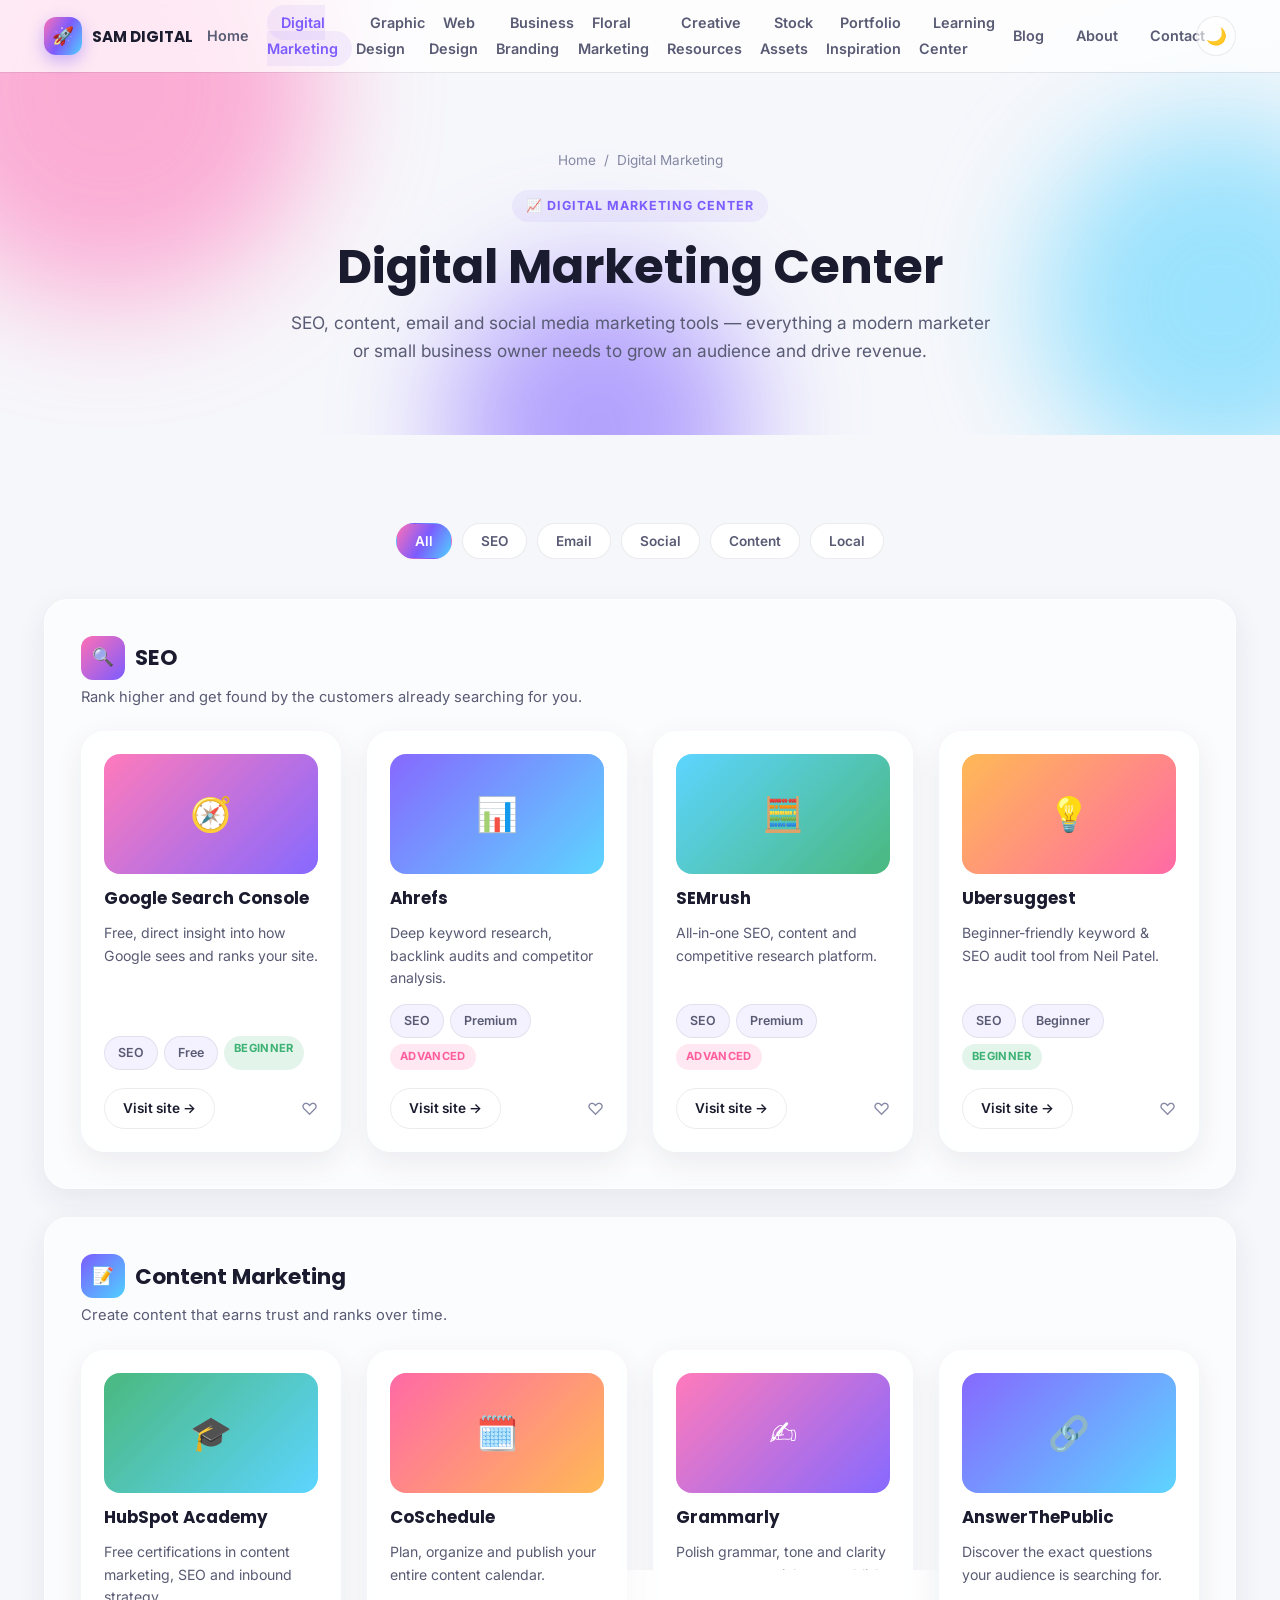
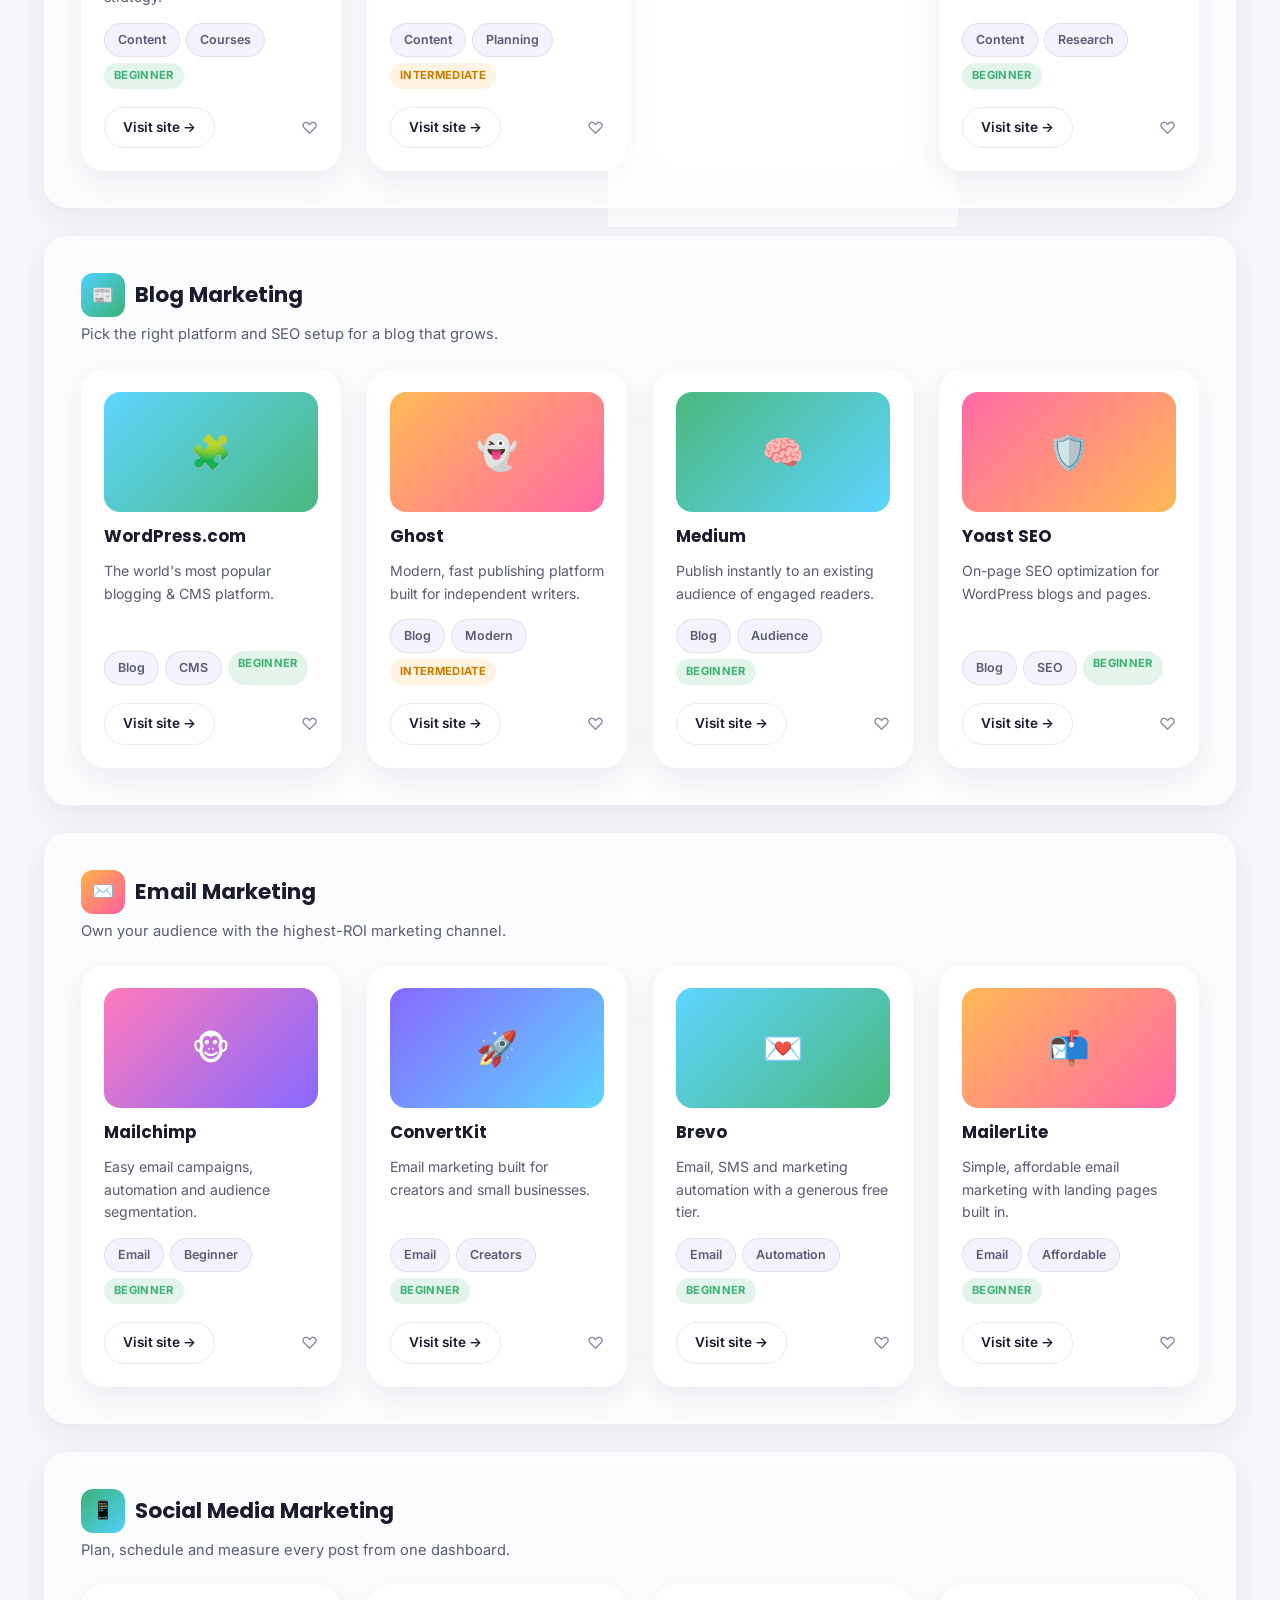
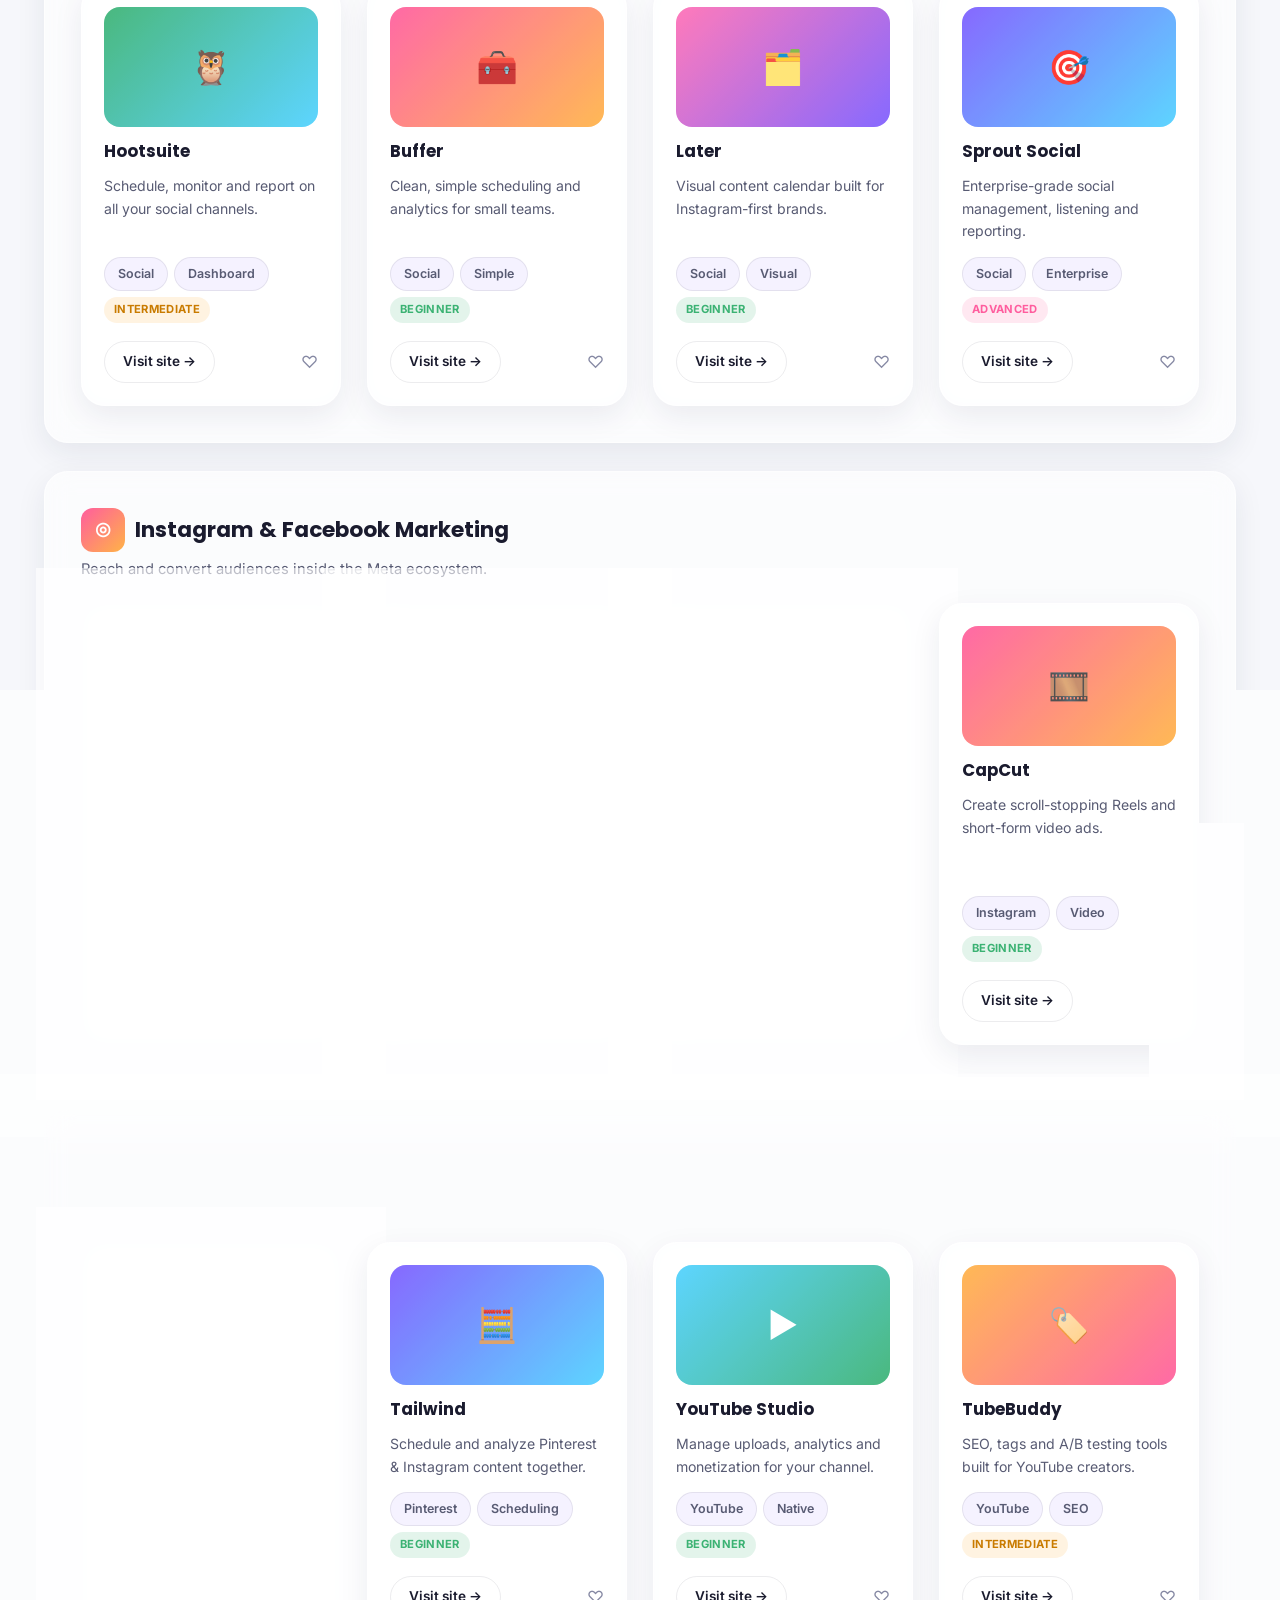
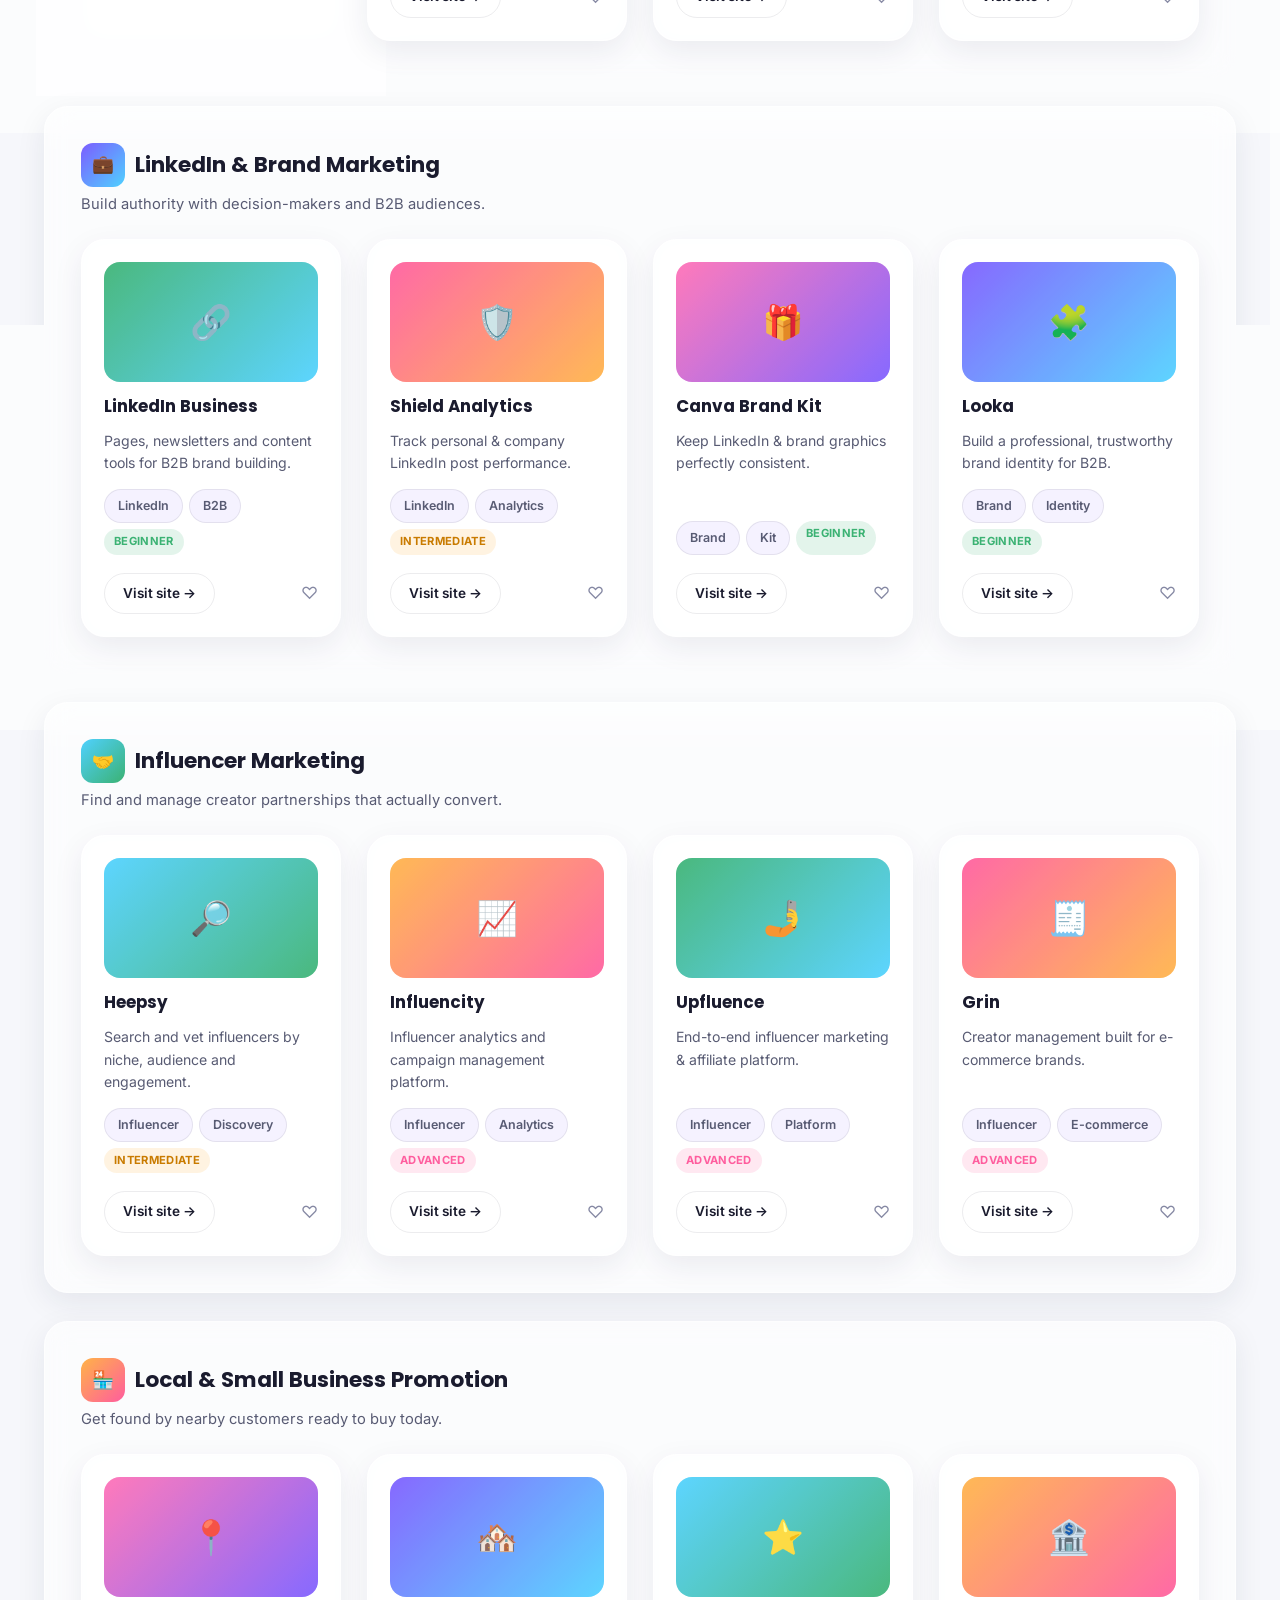
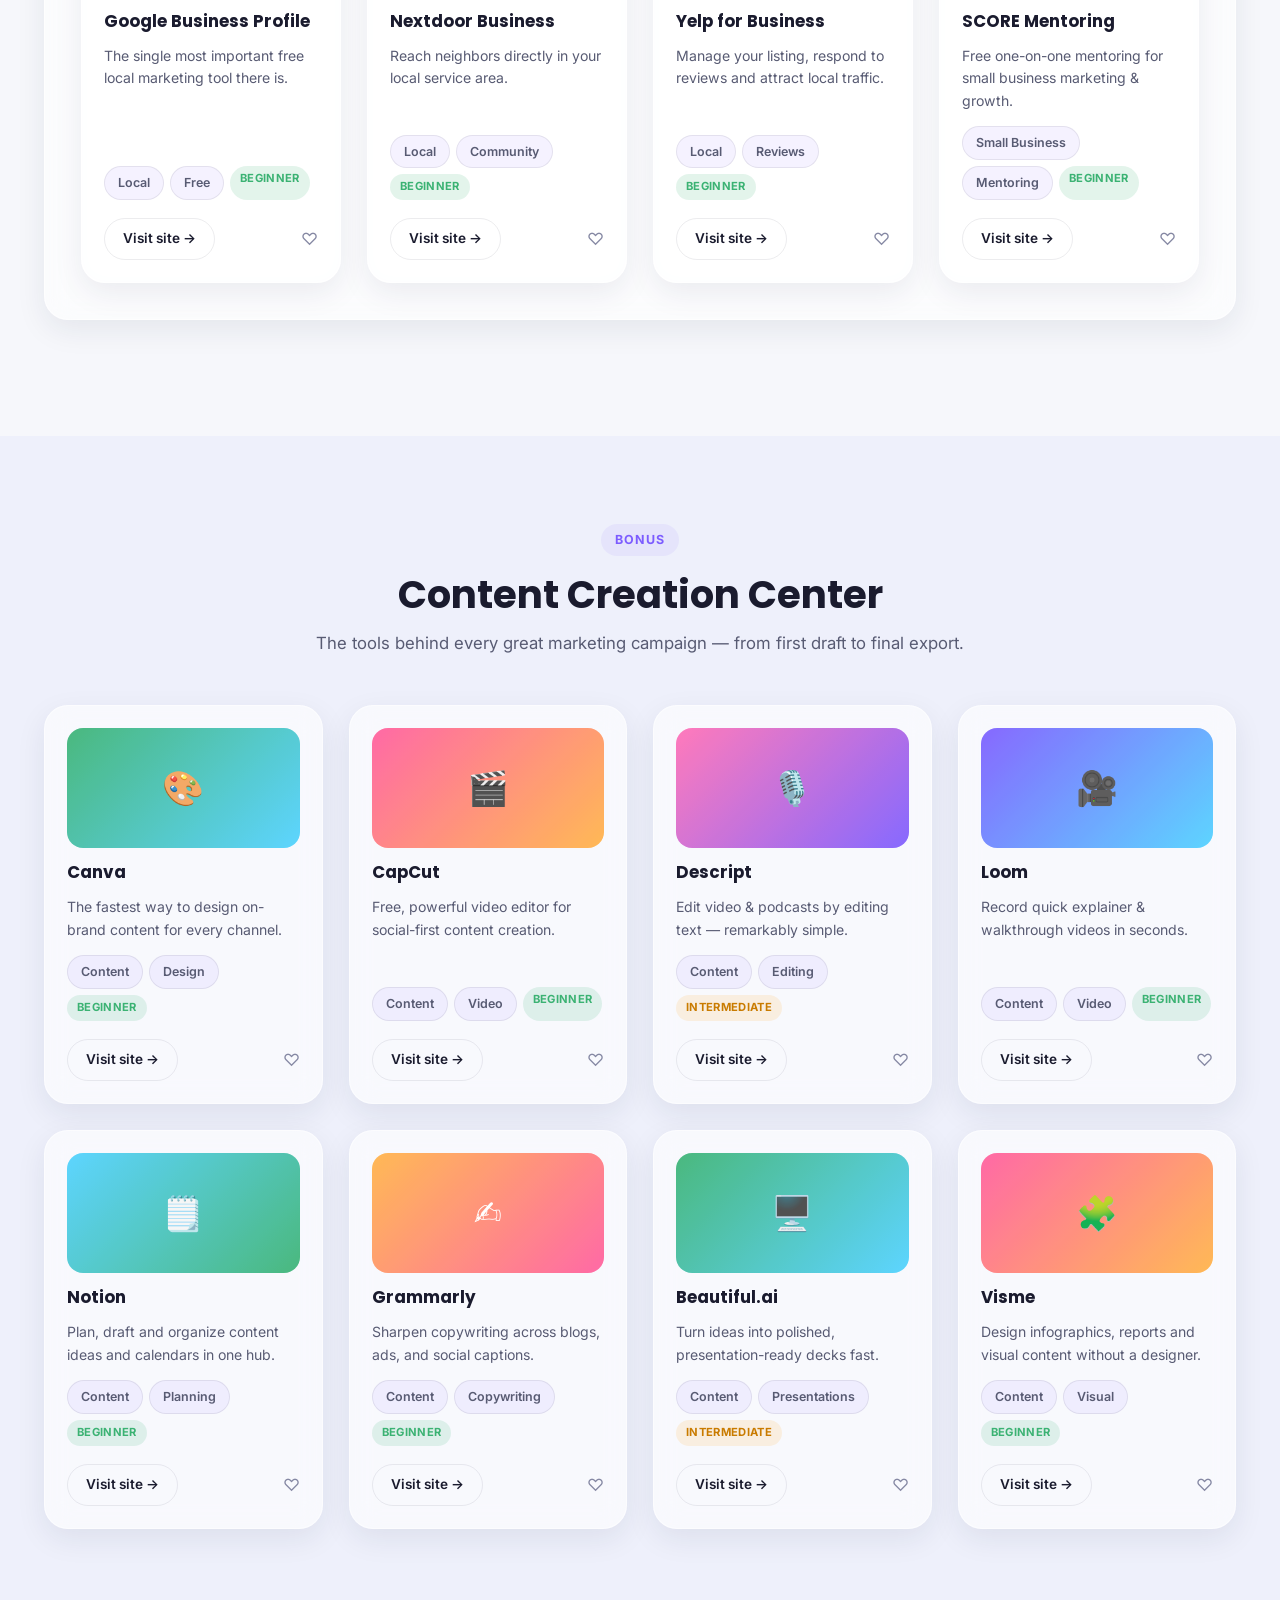
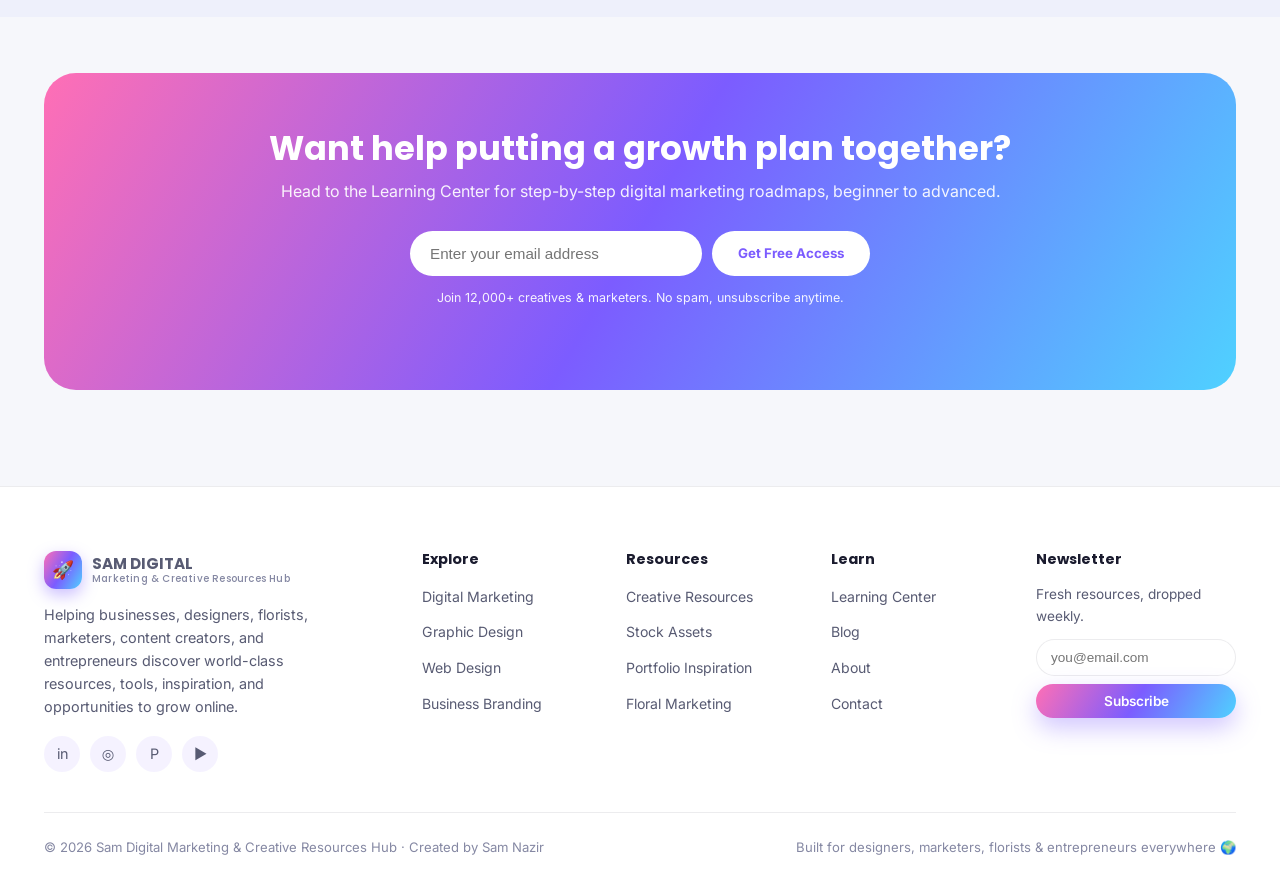
<file: digital-marketing.html>
<!DOCTYPE html>
<html lang="en">
<head>
<meta charset="UTF-8">
<meta name="viewport" content="width=device-width, initial-scale=1.0">
<title>Digital Marketing Center | Sam Digital Marketing & Creative Resources Hub</title>
<meta name="description" content="SEO, content marketing, blog marketing, email marketing, social media marketing, influencer marketing, local promotion and content creation tools.">
<meta name="author" content="Sam Nazir">
<meta property="og:title" content="Digital Marketing Center | Sam Digital Marketing & Creative Resources Hub">
<meta property="og:description" content="SEO, content marketing, blog marketing, email marketing, social media marketing, influencer marketing, local promotion and content creation tools.">
<meta property="og:type" content="website">
<meta name="theme-color" content="#7c5cff">
<link rel="icon" href="data:image/svg+xml,<svg xmlns=%22http://www.w3.org/2000/svg%22 viewBox=%220 0 100 100%22><text y=%22.9em%22 font-size=%2290%22>🚀</text></svg>">
<link rel="preconnect" href="https://fonts.googleapis.com">
<link rel="preconnect" href="https://fonts.gstatic.com" crossorigin>
<link href="https://fonts.googleapis.com/css2?family=Poppins:wght@600;700;800&family=Inter:wght@400;500;600;700&display=swap" rel="stylesheet">
<link rel="stylesheet" href="styles.css">
</head>
<body>

<nav class="navbar">
  <div class="container nav-inner">
    <a href="index.html" class="brand">
      <span class="brand-mark">🚀</span>
      <span class="brand-text"><strong>SAM DIGITAL</strong></span>
    </a>
    <ul class="nav-links">
      <li><a href="index.html">Home</a></li>
      <li><a href="digital-marketing.html">Digital Marketing</a></li>
      <li><a href="graphic-design.html">Graphic Design</a></li>
      <li><a href="web-design.html">Web Design</a></li>
      <li><a href="business-branding.html">Business Branding</a></li>
      <li><a href="floral-marketing.html">Floral Marketing</a></li>
      <li><a href="creative-resources.html">Creative Resources</a></li>
      <li><a href="stock-assets.html">Stock Assets</a></li>
      <li><a href="portfolio-inspiration.html">Portfolio Inspiration</a></li>
      <li><a href="learning-center.html">Learning Center</a></li>
      <li><a href="blog.html">Blog</a></li>
      <li><a href="about.html">About</a></li>
      <li><a href="contact.html">Contact</a></li>
    </ul>
    <div class="nav-actions">
      <button class="theme-toggle" aria-label="Toggle dark mode">🌙</button>
      <button class="nav-burger" aria-label="Open menu">☰</button>
    </div>
  </div>
</nav>


  <header class="page-hero">
    <div class="blob-field"><div class="blob blob-1"></div><div class="blob blob-2"></div><div class="blob blob-3"></div></div>
    <div class="container page-hero-inner">
      <div class="crumbs"><a href="index.html">Home</a><span>/</span><span>Digital Marketing</span></div>
      <span class="eyebrow">📈 Digital Marketing Center</span>
      <h1>Digital Marketing Center</h1>
      <p>SEO, content, email and social media marketing tools — everything a modern marketer or small business owner needs to grow an audience and drive revenue.</p>
    </div>
  </header><section class="section"><div class="container"><div class="filter-bar" data-filter-group data-filter-target=".resource-card"><button class="filter-chip active" data-filter="all">All</button><button class="filter-chip" data-filter="seo">SEO</button><button class="filter-chip" data-filter="email">Email</button><button class="filter-chip" data-filter="social">Social</button><button class="filter-chip" data-filter="content">Content</button><button class="filter-chip" data-filter="local">Local</button></div>
    <div class="card category-block reveal">
      <div class="category-head">
        <div>
          <h3><span class="category-icon" style="background:linear-gradient(135deg,#ff6fb5,#7c5cff)">🔍</span> SEO</h3>
          <p>Rank higher and get found by the customers already searching for you.</p>
        </div>
      </div>
      <div class="grid grid-4">
    <div class="card resource-card reveal" data-tags="seo free">
      <div class="resource-thumb" style="background:linear-gradient(135deg,#ff6fb5,#7c5cff)">🧭</div>
      <h3>Google Search Console</h3>
      <p class="desc">Free, direct insight into how Google sees and ranks your site.</p>
      <div class="resource-meta"><span class="chip">SEO</span><span class="chip">Free</span><span class="badge badge-beginner">Beginner</span></div>
      <div class="resource-foot">
        <a href="https://search.google.com/search-console" target="_blank" rel="noopener" class="btn btn-outline btn-sm">Visit site →</a>
        <button class="bookmark-btn" data-id="Google Search Console">♡</button>
      </div>
    </div>
    <div class="card resource-card reveal" data-tags="seo premium">
      <div class="resource-thumb" style="background:linear-gradient(135deg,#7c5cff,#4fd1ff)">📊</div>
      <h3>Ahrefs</h3>
      <p class="desc">Deep keyword research, backlink audits and competitor analysis.</p>
      <div class="resource-meta"><span class="chip">SEO</span><span class="chip">Premium</span><span class="badge badge-advanced">Advanced</span></div>
      <div class="resource-foot">
        <a href="https://ahrefs.com" target="_blank" rel="noopener" class="btn btn-outline btn-sm">Visit site →</a>
        <button class="bookmark-btn" data-id="Ahrefs">♡</button>
      </div>
    </div>
    <div class="card resource-card reveal" data-tags="seo premium">
      <div class="resource-thumb" style="background:linear-gradient(135deg,#4fd1ff,#3bb273)">🧮</div>
      <h3>SEMrush</h3>
      <p class="desc">All-in-one SEO, content and competitive research platform.</p>
      <div class="resource-meta"><span class="chip">SEO</span><span class="chip">Premium</span><span class="badge badge-advanced">Advanced</span></div>
      <div class="resource-foot">
        <a href="https://www.semrush.com" target="_blank" rel="noopener" class="btn btn-outline btn-sm">Visit site →</a>
        <button class="bookmark-btn" data-id="SEMrush">♡</button>
      </div>
    </div>
    <div class="card resource-card reveal" data-tags="seo beginner">
      <div class="resource-thumb" style="background:linear-gradient(135deg,#ffb347,#ff5d9e)">💡</div>
      <h3>Ubersuggest</h3>
      <p class="desc">Beginner-friendly keyword &amp; SEO audit tool from Neil Patel.</p>
      <div class="resource-meta"><span class="chip">SEO</span><span class="chip">Beginner</span><span class="badge badge-beginner">Beginner</span></div>
      <div class="resource-foot">
        <a href="https://neilpatel.com/ubersuggest" target="_blank" rel="noopener" class="btn btn-outline btn-sm">Visit site →</a>
        <button class="bookmark-btn" data-id="Ubersuggest">♡</button>
      </div>
    </div></div>
    </div>
    <div class="card category-block reveal">
      <div class="category-head">
        <div>
          <h3><span class="category-icon" style="background:linear-gradient(135deg,#7c5cff,#4fd1ff)">📝</span> Content Marketing</h3>
          <p>Create content that earns trust and ranks over time.</p>
        </div>
      </div>
      <div class="grid grid-4">
    <div class="card resource-card reveal" data-tags="content courses">
      <div class="resource-thumb" style="background:linear-gradient(135deg,#3bb273,#4fd1ff)">🎓</div>
      <h3>HubSpot Academy</h3>
      <p class="desc">Free certifications in content marketing, SEO and inbound strategy.</p>
      <div class="resource-meta"><span class="chip">Content</span><span class="chip">Courses</span><span class="badge badge-beginner">Beginner</span></div>
      <div class="resource-foot">
        <a href="https://academy.hubspot.com" target="_blank" rel="noopener" class="btn btn-outline btn-sm">Visit site →</a>
        <button class="bookmark-btn" data-id="HubSpot Academy">♡</button>
      </div>
    </div>
    <div class="card resource-card reveal" data-tags="content planning">
      <div class="resource-thumb" style="background:linear-gradient(135deg,#ff5d9e,#ffb347)">🗓️</div>
      <h3>CoSchedule</h3>
      <p class="desc">Plan, organize and publish your entire content calendar.</p>
      <div class="resource-meta"><span class="chip">Content</span><span class="chip">Planning</span><span class="badge badge-intermediate">Intermediate</span></div>
      <div class="resource-foot">
        <a href="https://coschedule.com" target="_blank" rel="noopener" class="btn btn-outline btn-sm">Visit site →</a>
        <button class="bookmark-btn" data-id="CoSchedule">♡</button>
      </div>
    </div>
    <div class="card resource-card reveal" data-tags="content writing">
      <div class="resource-thumb" style="background:linear-gradient(135deg,#ff6fb5,#7c5cff)">✍️</div>
      <h3>Grammarly</h3>
      <p class="desc">Polish grammar, tone and clarity across every article you publish.</p>
      <div class="resource-meta"><span class="chip">Content</span><span class="chip">Writing</span><span class="badge badge-beginner">Beginner</span></div>
      <div class="resource-foot">
        <a href="https://www.grammarly.com" target="_blank" rel="noopener" class="btn btn-outline btn-sm">Visit site →</a>
        <button class="bookmark-btn" data-id="Grammarly">♡</button>
      </div>
    </div>
    <div class="card resource-card reveal" data-tags="content research">
      <div class="resource-thumb" style="background:linear-gradient(135deg,#7c5cff,#4fd1ff)">🔗</div>
      <h3>AnswerThePublic</h3>
      <p class="desc">Discover the exact questions your audience is searching for.</p>
      <div class="resource-meta"><span class="chip">Content</span><span class="chip">Research</span><span class="badge badge-beginner">Beginner</span></div>
      <div class="resource-foot">
        <a href="https://answerthepublic.com" target="_blank" rel="noopener" class="btn btn-outline btn-sm">Visit site →</a>
        <button class="bookmark-btn" data-id="AnswerThePublic">♡</button>
      </div>
    </div></div>
    </div>
    <div class="card category-block reveal">
      <div class="category-head">
        <div>
          <h3><span class="category-icon" style="background:linear-gradient(135deg,#4fd1ff,#3bb273)">📰</span> Blog Marketing</h3>
          <p>Pick the right platform and SEO setup for a blog that grows.</p>
        </div>
      </div>
      <div class="grid grid-4">
    <div class="card resource-card reveal" data-tags="blog cms">
      <div class="resource-thumb" style="background:linear-gradient(135deg,#4fd1ff,#3bb273)">🧩</div>
      <h3>WordPress.com</h3>
      <p class="desc">The world's most popular blogging &amp; CMS platform.</p>
      <div class="resource-meta"><span class="chip">Blog</span><span class="chip">CMS</span><span class="badge badge-beginner">Beginner</span></div>
      <div class="resource-foot">
        <a href="https://wordpress.com" target="_blank" rel="noopener" class="btn btn-outline btn-sm">Visit site →</a>
        <button class="bookmark-btn" data-id="WordPress.com">♡</button>
      </div>
    </div>
    <div class="card resource-card reveal" data-tags="blog modern">
      <div class="resource-thumb" style="background:linear-gradient(135deg,#ffb347,#ff5d9e)">👻</div>
      <h3>Ghost</h3>
      <p class="desc">Modern, fast publishing platform built for independent writers.</p>
      <div class="resource-meta"><span class="chip">Blog</span><span class="chip">Modern</span><span class="badge badge-intermediate">Intermediate</span></div>
      <div class="resource-foot">
        <a href="https://ghost.org" target="_blank" rel="noopener" class="btn btn-outline btn-sm">Visit site →</a>
        <button class="bookmark-btn" data-id="Ghost">♡</button>
      </div>
    </div>
    <div class="card resource-card reveal" data-tags="blog audience">
      <div class="resource-thumb" style="background:linear-gradient(135deg,#3bb273,#4fd1ff)">🧠</div>
      <h3>Medium</h3>
      <p class="desc">Publish instantly to an existing audience of engaged readers.</p>
      <div class="resource-meta"><span class="chip">Blog</span><span class="chip">Audience</span><span class="badge badge-beginner">Beginner</span></div>
      <div class="resource-foot">
        <a href="https://medium.com" target="_blank" rel="noopener" class="btn btn-outline btn-sm">Visit site →</a>
        <button class="bookmark-btn" data-id="Medium">♡</button>
      </div>
    </div>
    <div class="card resource-card reveal" data-tags="blog seo">
      <div class="resource-thumb" style="background:linear-gradient(135deg,#ff5d9e,#ffb347)">🛡️</div>
      <h3>Yoast SEO</h3>
      <p class="desc">On-page SEO optimization for WordPress blogs and pages.</p>
      <div class="resource-meta"><span class="chip">Blog</span><span class="chip">SEO</span><span class="badge badge-beginner">Beginner</span></div>
      <div class="resource-foot">
        <a href="https://yoast.com" target="_blank" rel="noopener" class="btn btn-outline btn-sm">Visit site →</a>
        <button class="bookmark-btn" data-id="Yoast SEO">♡</button>
      </div>
    </div></div>
    </div>
    <div class="card category-block reveal">
      <div class="category-head">
        <div>
          <h3><span class="category-icon" style="background:linear-gradient(135deg,#ffb347,#ff5d9e)">✉️</span> Email Marketing</h3>
          <p>Own your audience with the highest-ROI marketing channel.</p>
        </div>
      </div>
      <div class="grid grid-4">
    <div class="card resource-card reveal" data-tags="email beginner">
      <div class="resource-thumb" style="background:linear-gradient(135deg,#ff6fb5,#7c5cff)">🐵</div>
      <h3>Mailchimp</h3>
      <p class="desc">Easy email campaigns, automation and audience segmentation.</p>
      <div class="resource-meta"><span class="chip">Email</span><span class="chip">Beginner</span><span class="badge badge-beginner">Beginner</span></div>
      <div class="resource-foot">
        <a href="https://mailchimp.com" target="_blank" rel="noopener" class="btn btn-outline btn-sm">Visit site →</a>
        <button class="bookmark-btn" data-id="Mailchimp">♡</button>
      </div>
    </div>
    <div class="card resource-card reveal" data-tags="email creators">
      <div class="resource-thumb" style="background:linear-gradient(135deg,#7c5cff,#4fd1ff)">🚀</div>
      <h3>ConvertKit</h3>
      <p class="desc">Email marketing built for creators and small businesses.</p>
      <div class="resource-meta"><span class="chip">Email</span><span class="chip">Creators</span><span class="badge badge-beginner">Beginner</span></div>
      <div class="resource-foot">
        <a href="https://convertkit.com" target="_blank" rel="noopener" class="btn btn-outline btn-sm">Visit site →</a>
        <button class="bookmark-btn" data-id="ConvertKit">♡</button>
      </div>
    </div>
    <div class="card resource-card reveal" data-tags="email automation">
      <div class="resource-thumb" style="background:linear-gradient(135deg,#4fd1ff,#3bb273)">💌</div>
      <h3>Brevo</h3>
      <p class="desc">Email, SMS and marketing automation with a generous free tier.</p>
      <div class="resource-meta"><span class="chip">Email</span><span class="chip">Automation</span><span class="badge badge-beginner">Beginner</span></div>
      <div class="resource-foot">
        <a href="https://www.brevo.com" target="_blank" rel="noopener" class="btn btn-outline btn-sm">Visit site →</a>
        <button class="bookmark-btn" data-id="Brevo">♡</button>
      </div>
    </div>
    <div class="card resource-card reveal" data-tags="email affordable">
      <div class="resource-thumb" style="background:linear-gradient(135deg,#ffb347,#ff5d9e)">📬</div>
      <h3>MailerLite</h3>
      <p class="desc">Simple, affordable email marketing with landing pages built in.</p>
      <div class="resource-meta"><span class="chip">Email</span><span class="chip">Affordable</span><span class="badge badge-beginner">Beginner</span></div>
      <div class="resource-foot">
        <a href="https://www.mailerlite.com" target="_blank" rel="noopener" class="btn btn-outline btn-sm">Visit site →</a>
        <button class="bookmark-btn" data-id="MailerLite">♡</button>
      </div>
    </div></div>
    </div>
    <div class="card category-block reveal">
      <div class="category-head">
        <div>
          <h3><span class="category-icon" style="background:linear-gradient(135deg,#3bb273,#4fd1ff)">📱</span> Social Media Marketing</h3>
          <p>Plan, schedule and measure every post from one dashboard.</p>
        </div>
      </div>
      <div class="grid grid-4">
    <div class="card resource-card reveal" data-tags="social dashboard">
      <div class="resource-thumb" style="background:linear-gradient(135deg,#3bb273,#4fd1ff)">🦉</div>
      <h3>Hootsuite</h3>
      <p class="desc">Schedule, monitor and report on all your social channels.</p>
      <div class="resource-meta"><span class="chip">Social</span><span class="chip">Dashboard</span><span class="badge badge-intermediate">Intermediate</span></div>
      <div class="resource-foot">
        <a href="https://www.hootsuite.com" target="_blank" rel="noopener" class="btn btn-outline btn-sm">Visit site →</a>
        <button class="bookmark-btn" data-id="Hootsuite">♡</button>
      </div>
    </div>
    <div class="card resource-card reveal" data-tags="social simple">
      <div class="resource-thumb" style="background:linear-gradient(135deg,#ff5d9e,#ffb347)">🧰</div>
      <h3>Buffer</h3>
      <p class="desc">Clean, simple scheduling and analytics for small teams.</p>
      <div class="resource-meta"><span class="chip">Social</span><span class="chip">Simple</span><span class="badge badge-beginner">Beginner</span></div>
      <div class="resource-foot">
        <a href="https://buffer.com" target="_blank" rel="noopener" class="btn btn-outline btn-sm">Visit site →</a>
        <button class="bookmark-btn" data-id="Buffer">♡</button>
      </div>
    </div>
    <div class="card resource-card reveal" data-tags="social visual">
      <div class="resource-thumb" style="background:linear-gradient(135deg,#ff6fb5,#7c5cff)">🗂️</div>
      <h3>Later</h3>
      <p class="desc">Visual content calendar built for Instagram-first brands.</p>
      <div class="resource-meta"><span class="chip">Social</span><span class="chip">Visual</span><span class="badge badge-beginner">Beginner</span></div>
      <div class="resource-foot">
        <a href="https://later.com" target="_blank" rel="noopener" class="btn btn-outline btn-sm">Visit site →</a>
        <button class="bookmark-btn" data-id="Later">♡</button>
      </div>
    </div>
    <div class="card resource-card reveal" data-tags="social enterprise">
      <div class="resource-thumb" style="background:linear-gradient(135deg,#7c5cff,#4fd1ff)">🎯</div>
      <h3>Sprout Social</h3>
      <p class="desc">Enterprise-grade social management, listening and reporting.</p>
      <div class="resource-meta"><span class="chip">Social</span><span class="chip">Enterprise</span><span class="badge badge-advanced">Advanced</span></div>
      <div class="resource-foot">
        <a href="https://sproutsocial.com" target="_blank" rel="noopener" class="btn btn-outline btn-sm">Visit site →</a>
        <button class="bookmark-btn" data-id="Sprout Social">♡</button>
      </div>
    </div></div>
    </div>
    <div class="card category-block reveal">
      <div class="category-head">
        <div>
          <h3><span class="category-icon" style="background:linear-gradient(135deg,#ff5d9e,#ffb347)">◎</span> Instagram &amp; Facebook Marketing</h3>
          <p>Reach and convert audiences inside the Meta ecosystem.</p>
        </div>
      </div>
      <div class="grid grid-4">
    <div class="card resource-card reveal" data-tags="instagram facebook">
      <div class="resource-thumb" style="background:linear-gradient(135deg,#4fd1ff,#3bb273)">🗳️</div>
      <h3>Meta Business Suite</h3>
      <p class="desc">Manage Instagram &amp; Facebook pages, ads and inboxes together.</p>
      <div class="resource-meta"><span class="chip">Instagram</span><span class="chip">Facebook</span><span class="badge badge-beginner">Beginner</span></div>
      <div class="resource-foot">
        <a href="https://business.facebook.com" target="_blank" rel="noopener" class="btn btn-outline btn-sm">Visit site →</a>
        <button class="bookmark-btn" data-id="Meta Business Suite">♡</button>
      </div>
    </div>
    <div class="card resource-card reveal" data-tags="instagram native">
      <div class="resource-thumb" style="background:linear-gradient(135deg,#ffb347,#ff5d9e)">🎬</div>
      <h3>Instagram Creator Studio</h3>
      <p class="desc">Schedule posts and track performance natively on Instagram.</p>
      <div class="resource-meta"><span class="chip">Instagram</span><span class="chip">Native</span><span class="badge badge-beginner">Beginner</span></div>
      <div class="resource-foot">
        <a href="https://business.instagram.com" target="_blank" rel="noopener" class="btn btn-outline btn-sm">Visit site →</a>
        <button class="bookmark-btn" data-id="Instagram Creator Studio">♡</button>
      </div>
    </div>
    <div class="card resource-card reveal" data-tags="facebook ads">
      <div class="resource-thumb" style="background:linear-gradient(135deg,#3bb273,#4fd1ff)">🎯</div>
      <h3>Meta Ads Manager</h3>
      <p class="desc">Build, target and measure Facebook &amp; Instagram ad campaigns.</p>
      <div class="resource-meta"><span class="chip">Facebook</span><span class="chip">Ads</span><span class="badge badge-intermediate">Intermediate</span></div>
      <div class="resource-foot">
        <a href="https://www.facebook.com/business/ads" target="_blank" rel="noopener" class="btn btn-outline btn-sm">Visit site →</a>
        <button class="bookmark-btn" data-id="Meta Ads Manager">♡</button>
      </div>
    </div>
    <div class="card resource-card reveal" data-tags="instagram video">
      <div class="resource-thumb" style="background:linear-gradient(135deg,#ff5d9e,#ffb347)">🎞️</div>
      <h3>CapCut</h3>
      <p class="desc">Create scroll-stopping Reels and short-form video ads.</p>
      <div class="resource-meta"><span class="chip">Instagram</span><span class="chip">Video</span><span class="badge badge-beginner">Beginner</span></div>
      <div class="resource-foot">
        <a href="https://www.capcut.com" target="_blank" rel="noopener" class="btn btn-outline btn-sm">Visit site →</a>
        <button class="bookmark-btn" data-id="CapCut">♡</button>
      </div>
    </div></div>
    </div>
    <div class="card category-block reveal">
      <div class="category-head">
        <div>
          <h3><span class="category-icon" style="background:linear-gradient(135deg,#ff6fb5,#7c5cff)">📌</span> Pinterest &amp; YouTube Marketing</h3>
          <p>Visual search and long-form video to build lasting discovery.</p>
        </div>
      </div>
      <div class="grid grid-4">
    <div class="card resource-card reveal" data-tags="pinterest visual">
      <div class="resource-thumb" style="background:linear-gradient(135deg,#ff6fb5,#7c5cff)">📍</div>
      <h3>Pinterest Business</h3>
      <p class="desc">Turn pins into long-term, compounding website traffic.</p>
      <div class="resource-meta"><span class="chip">Pinterest</span><span class="chip">Visual</span><span class="badge badge-beginner">Beginner</span></div>
      <div class="resource-foot">
        <a href="https://business.pinterest.com" target="_blank" rel="noopener" class="btn btn-outline btn-sm">Visit site →</a>
        <button class="bookmark-btn" data-id="Pinterest Business">♡</button>
      </div>
    </div>
    <div class="card resource-card reveal" data-tags="pinterest scheduling">
      <div class="resource-thumb" style="background:linear-gradient(135deg,#7c5cff,#4fd1ff)">🧮</div>
      <h3>Tailwind</h3>
      <p class="desc">Schedule and analyze Pinterest &amp; Instagram content together.</p>
      <div class="resource-meta"><span class="chip">Pinterest</span><span class="chip">Scheduling</span><span class="badge badge-beginner">Beginner</span></div>
      <div class="resource-foot">
        <a href="https://www.tailwindapp.com" target="_blank" rel="noopener" class="btn btn-outline btn-sm">Visit site →</a>
        <button class="bookmark-btn" data-id="Tailwind">♡</button>
      </div>
    </div>
    <div class="card resource-card reveal" data-tags="youtube native">
      <div class="resource-thumb" style="background:linear-gradient(135deg,#4fd1ff,#3bb273)">▶️</div>
      <h3>YouTube Studio</h3>
      <p class="desc">Manage uploads, analytics and monetization for your channel.</p>
      <div class="resource-meta"><span class="chip">YouTube</span><span class="chip">Native</span><span class="badge badge-beginner">Beginner</span></div>
      <div class="resource-foot">
        <a href="https://studio.youtube.com" target="_blank" rel="noopener" class="btn btn-outline btn-sm">Visit site →</a>
        <button class="bookmark-btn" data-id="YouTube Studio">♡</button>
      </div>
    </div>
    <div class="card resource-card reveal" data-tags="youtube seo">
      <div class="resource-thumb" style="background:linear-gradient(135deg,#ffb347,#ff5d9e)">🏷️</div>
      <h3>TubeBuddy</h3>
      <p class="desc">SEO, tags and A/B testing tools built for YouTube creators.</p>
      <div class="resource-meta"><span class="chip">YouTube</span><span class="chip">SEO</span><span class="badge badge-intermediate">Intermediate</span></div>
      <div class="resource-foot">
        <a href="https://www.tubebuddy.com" target="_blank" rel="noopener" class="btn btn-outline btn-sm">Visit site →</a>
        <button class="bookmark-btn" data-id="TubeBuddy">♡</button>
      </div>
    </div></div>
    </div>
    <div class="card category-block reveal">
      <div class="category-head">
        <div>
          <h3><span class="category-icon" style="background:linear-gradient(135deg,#7c5cff,#4fd1ff)">💼</span> LinkedIn &amp; Brand Marketing</h3>
          <p>Build authority with decision-makers and B2B audiences.</p>
        </div>
      </div>
      <div class="grid grid-4">
    <div class="card resource-card reveal" data-tags="linkedin b2b">
      <div class="resource-thumb" style="background:linear-gradient(135deg,#3bb273,#4fd1ff)">🔗</div>
      <h3>LinkedIn Business</h3>
      <p class="desc">Pages, newsletters and content tools for B2B brand building.</p>
      <div class="resource-meta"><span class="chip">LinkedIn</span><span class="chip">B2B</span><span class="badge badge-beginner">Beginner</span></div>
      <div class="resource-foot">
        <a href="https://www.linkedin.com/business" target="_blank" rel="noopener" class="btn btn-outline btn-sm">Visit site →</a>
        <button class="bookmark-btn" data-id="LinkedIn Business">♡</button>
      </div>
    </div>
    <div class="card resource-card reveal" data-tags="linkedin analytics">
      <div class="resource-thumb" style="background:linear-gradient(135deg,#ff5d9e,#ffb347)">🛡️</div>
      <h3>Shield Analytics</h3>
      <p class="desc">Track personal &amp; company LinkedIn post performance.</p>
      <div class="resource-meta"><span class="chip">LinkedIn</span><span class="chip">Analytics</span><span class="badge badge-intermediate">Intermediate</span></div>
      <div class="resource-foot">
        <a href="https://www.shieldapp.ai" target="_blank" rel="noopener" class="btn btn-outline btn-sm">Visit site →</a>
        <button class="bookmark-btn" data-id="Shield Analytics">♡</button>
      </div>
    </div>
    <div class="card resource-card reveal" data-tags="brand kit">
      <div class="resource-thumb" style="background:linear-gradient(135deg,#ff6fb5,#7c5cff)">🎁</div>
      <h3>Canva Brand Kit</h3>
      <p class="desc">Keep LinkedIn &amp; brand graphics perfectly consistent.</p>
      <div class="resource-meta"><span class="chip">Brand</span><span class="chip">Kit</span><span class="badge badge-beginner">Beginner</span></div>
      <div class="resource-foot">
        <a href="https://www.canva.com/brand-kit" target="_blank" rel="noopener" class="btn btn-outline btn-sm">Visit site →</a>
        <button class="bookmark-btn" data-id="Canva Brand Kit">♡</button>
      </div>
    </div>
    <div class="card resource-card reveal" data-tags="brand identity">
      <div class="resource-thumb" style="background:linear-gradient(135deg,#7c5cff,#4fd1ff)">🧩</div>
      <h3>Looka</h3>
      <p class="desc">Build a professional, trustworthy brand identity for B2B.</p>
      <div class="resource-meta"><span class="chip">Brand</span><span class="chip">Identity</span><span class="badge badge-beginner">Beginner</span></div>
      <div class="resource-foot">
        <a href="https://looka.com" target="_blank" rel="noopener" class="btn btn-outline btn-sm">Visit site →</a>
        <button class="bookmark-btn" data-id="Looka">♡</button>
      </div>
    </div></div>
    </div>
    <div class="card category-block reveal">
      <div class="category-head">
        <div>
          <h3><span class="category-icon" style="background:linear-gradient(135deg,#4fd1ff,#3bb273)">🤝</span> Influencer Marketing</h3>
          <p>Find and manage creator partnerships that actually convert.</p>
        </div>
      </div>
      <div class="grid grid-4">
    <div class="card resource-card reveal" data-tags="influencer discovery">
      <div class="resource-thumb" style="background:linear-gradient(135deg,#4fd1ff,#3bb273)">🔎</div>
      <h3>Heepsy</h3>
      <p class="desc">Search and vet influencers by niche, audience and engagement.</p>
      <div class="resource-meta"><span class="chip">Influencer</span><span class="chip">Discovery</span><span class="badge badge-intermediate">Intermediate</span></div>
      <div class="resource-foot">
        <a href="https://www.heepsy.com" target="_blank" rel="noopener" class="btn btn-outline btn-sm">Visit site →</a>
        <button class="bookmark-btn" data-id="Heepsy">♡</button>
      </div>
    </div>
    <div class="card resource-card reveal" data-tags="influencer analytics">
      <div class="resource-thumb" style="background:linear-gradient(135deg,#ffb347,#ff5d9e)">📈</div>
      <h3>Influencity</h3>
      <p class="desc">Influencer analytics and campaign management platform.</p>
      <div class="resource-meta"><span class="chip">Influencer</span><span class="chip">Analytics</span><span class="badge badge-advanced">Advanced</span></div>
      <div class="resource-foot">
        <a href="https://influencity.com" target="_blank" rel="noopener" class="btn btn-outline btn-sm">Visit site →</a>
        <button class="bookmark-btn" data-id="Influencity">♡</button>
      </div>
    </div>
    <div class="card resource-card reveal" data-tags="influencer platform">
      <div class="resource-thumb" style="background:linear-gradient(135deg,#3bb273,#4fd1ff)">🤳</div>
      <h3>Upfluence</h3>
      <p class="desc">End-to-end influencer marketing &amp; affiliate platform.</p>
      <div class="resource-meta"><span class="chip">Influencer</span><span class="chip">Platform</span><span class="badge badge-advanced">Advanced</span></div>
      <div class="resource-foot">
        <a href="https://www.upfluence.com" target="_blank" rel="noopener" class="btn btn-outline btn-sm">Visit site →</a>
        <button class="bookmark-btn" data-id="Upfluence">♡</button>
      </div>
    </div>
    <div class="card resource-card reveal" data-tags="influencer e-commerce">
      <div class="resource-thumb" style="background:linear-gradient(135deg,#ff5d9e,#ffb347)">🧾</div>
      <h3>Grin</h3>
      <p class="desc">Creator management built for e-commerce brands.</p>
      <div class="resource-meta"><span class="chip">Influencer</span><span class="chip">E-commerce</span><span class="badge badge-advanced">Advanced</span></div>
      <div class="resource-foot">
        <a href="https://grin.co" target="_blank" rel="noopener" class="btn btn-outline btn-sm">Visit site →</a>
        <button class="bookmark-btn" data-id="Grin">♡</button>
      </div>
    </div></div>
    </div>
    <div class="card category-block reveal">
      <div class="category-head">
        <div>
          <h3><span class="category-icon" style="background:linear-gradient(135deg,#ffb347,#ff5d9e)">🏪</span> Local &amp; Small Business Promotion</h3>
          <p>Get found by nearby customers ready to buy today.</p>
        </div>
      </div>
      <div class="grid grid-4">
    <div class="card resource-card reveal" data-tags="local free">
      <div class="resource-thumb" style="background:linear-gradient(135deg,#ff6fb5,#7c5cff)">📍</div>
      <h3>Google Business Profile</h3>
      <p class="desc">The single most important free local marketing tool there is.</p>
      <div class="resource-meta"><span class="chip">Local</span><span class="chip">Free</span><span class="badge badge-beginner">Beginner</span></div>
      <div class="resource-foot">
        <a href="https://www.google.com/business" target="_blank" rel="noopener" class="btn btn-outline btn-sm">Visit site →</a>
        <button class="bookmark-btn" data-id="Google Business Profile">♡</button>
      </div>
    </div>
    <div class="card resource-card reveal" data-tags="local community">
      <div class="resource-thumb" style="background:linear-gradient(135deg,#7c5cff,#4fd1ff)">🏘️</div>
      <h3>Nextdoor Business</h3>
      <p class="desc">Reach neighbors directly in your local service area.</p>
      <div class="resource-meta"><span class="chip">Local</span><span class="chip">Community</span><span class="badge badge-beginner">Beginner</span></div>
      <div class="resource-foot">
        <a href="https://business.nextdoor.com" target="_blank" rel="noopener" class="btn btn-outline btn-sm">Visit site →</a>
        <button class="bookmark-btn" data-id="Nextdoor Business">♡</button>
      </div>
    </div>
    <div class="card resource-card reveal" data-tags="local reviews">
      <div class="resource-thumb" style="background:linear-gradient(135deg,#4fd1ff,#3bb273)">⭐</div>
      <h3>Yelp for Business</h3>
      <p class="desc">Manage your listing, respond to reviews and attract local traffic.</p>
      <div class="resource-meta"><span class="chip">Local</span><span class="chip">Reviews</span><span class="badge badge-beginner">Beginner</span></div>
      <div class="resource-foot">
        <a href="https://biz.yelp.com" target="_blank" rel="noopener" class="btn btn-outline btn-sm">Visit site →</a>
        <button class="bookmark-btn" data-id="Yelp for Business">♡</button>
      </div>
    </div>
    <div class="card resource-card reveal" data-tags="small business mentoring">
      <div class="resource-thumb" style="background:linear-gradient(135deg,#ffb347,#ff5d9e)">🏦</div>
      <h3>SCORE Mentoring</h3>
      <p class="desc">Free one-on-one mentoring for small business marketing &amp; growth.</p>
      <div class="resource-meta"><span class="chip">Small Business</span><span class="chip">Mentoring</span><span class="badge badge-beginner">Beginner</span></div>
      <div class="resource-foot">
        <a href="https://www.score.org" target="_blank" rel="noopener" class="btn btn-outline btn-sm">Visit site →</a>
        <button class="bookmark-btn" data-id="SCORE Mentoring">♡</button>
      </div>
    </div></div>
    </div></div></section>
  <section class="section section--soft">
    <div class="container">
      <div class="section-head"><span class="eyebrow">Bonus</span><h2>Content Creation Center</h2><p>The tools behind every great marketing campaign — from first draft to final export.</p></div>
      <div class="grid grid-4">
    <div class="card resource-card reveal" data-tags="content design">
      <div class="resource-thumb" style="background:linear-gradient(135deg,#3bb273,#4fd1ff)">🎨</div>
      <h3>Canva</h3>
      <p class="desc">The fastest way to design on-brand content for every channel.</p>
      <div class="resource-meta"><span class="chip">Content</span><span class="chip">Design</span><span class="badge badge-beginner">Beginner</span></div>
      <div class="resource-foot">
        <a href="https://www.canva.com" target="_blank" rel="noopener" class="btn btn-outline btn-sm">Visit site →</a>
        <button class="bookmark-btn" data-id="Canva">♡</button>
      </div>
    </div>
    <div class="card resource-card reveal" data-tags="content video">
      <div class="resource-thumb" style="background:linear-gradient(135deg,#ff5d9e,#ffb347)">🎬</div>
      <h3>CapCut</h3>
      <p class="desc">Free, powerful video editor for social-first content creation.</p>
      <div class="resource-meta"><span class="chip">Content</span><span class="chip">Video</span><span class="badge badge-beginner">Beginner</span></div>
      <div class="resource-foot">
        <a href="https://www.capcut.com" target="_blank" rel="noopener" class="btn btn-outline btn-sm">Visit site →</a>
        <button class="bookmark-btn" data-id="CapCut">♡</button>
      </div>
    </div>
    <div class="card resource-card reveal" data-tags="content editing">
      <div class="resource-thumb" style="background:linear-gradient(135deg,#ff6fb5,#7c5cff)">🎙️</div>
      <h3>Descript</h3>
      <p class="desc">Edit video &amp; podcasts by editing text — remarkably simple.</p>
      <div class="resource-meta"><span class="chip">Content</span><span class="chip">Editing</span><span class="badge badge-intermediate">Intermediate</span></div>
      <div class="resource-foot">
        <a href="https://www.descript.com" target="_blank" rel="noopener" class="btn btn-outline btn-sm">Visit site →</a>
        <button class="bookmark-btn" data-id="Descript">♡</button>
      </div>
    </div>
    <div class="card resource-card reveal" data-tags="content video">
      <div class="resource-thumb" style="background:linear-gradient(135deg,#7c5cff,#4fd1ff)">🎥</div>
      <h3>Loom</h3>
      <p class="desc">Record quick explainer &amp; walkthrough videos in seconds.</p>
      <div class="resource-meta"><span class="chip">Content</span><span class="chip">Video</span><span class="badge badge-beginner">Beginner</span></div>
      <div class="resource-foot">
        <a href="https://www.loom.com" target="_blank" rel="noopener" class="btn btn-outline btn-sm">Visit site →</a>
        <button class="bookmark-btn" data-id="Loom">♡</button>
      </div>
    </div>
    <div class="card resource-card reveal" data-tags="content planning">
      <div class="resource-thumb" style="background:linear-gradient(135deg,#4fd1ff,#3bb273)">🗒️</div>
      <h3>Notion</h3>
      <p class="desc">Plan, draft and organize content ideas and calendars in one hub.</p>
      <div class="resource-meta"><span class="chip">Content</span><span class="chip">Planning</span><span class="badge badge-beginner">Beginner</span></div>
      <div class="resource-foot">
        <a href="https://www.notion.so" target="_blank" rel="noopener" class="btn btn-outline btn-sm">Visit site →</a>
        <button class="bookmark-btn" data-id="Notion">♡</button>
      </div>
    </div>
    <div class="card resource-card reveal" data-tags="content copywriting">
      <div class="resource-thumb" style="background:linear-gradient(135deg,#ffb347,#ff5d9e)">✍️</div>
      <h3>Grammarly</h3>
      <p class="desc">Sharpen copywriting across blogs, ads, and social captions.</p>
      <div class="resource-meta"><span class="chip">Content</span><span class="chip">Copywriting</span><span class="badge badge-beginner">Beginner</span></div>
      <div class="resource-foot">
        <a href="https://www.grammarly.com" target="_blank" rel="noopener" class="btn btn-outline btn-sm">Visit site →</a>
        <button class="bookmark-btn" data-id="Grammarly">♡</button>
      </div>
    </div>
    <div class="card resource-card reveal" data-tags="content presentations">
      <div class="resource-thumb" style="background:linear-gradient(135deg,#3bb273,#4fd1ff)">🖥️</div>
      <h3>Beautiful.ai</h3>
      <p class="desc">Turn ideas into polished, presentation-ready decks fast.</p>
      <div class="resource-meta"><span class="chip">Content</span><span class="chip">Presentations</span><span class="badge badge-intermediate">Intermediate</span></div>
      <div class="resource-foot">
        <a href="https://www.beautiful.ai" target="_blank" rel="noopener" class="btn btn-outline btn-sm">Visit site →</a>
        <button class="bookmark-btn" data-id="Beautiful.ai">♡</button>
      </div>
    </div>
    <div class="card resource-card reveal" data-tags="content visual">
      <div class="resource-thumb" style="background:linear-gradient(135deg,#ff5d9e,#ffb347)">🧩</div>
      <h3>Visme</h3>
      <p class="desc">Design infographics, reports and visual content without a designer.</p>
      <div class="resource-meta"><span class="chip">Content</span><span class="chip">Visual</span><span class="badge badge-beginner">Beginner</span></div>
      <div class="resource-foot">
        <a href="https://www.visme.co" target="_blank" rel="noopener" class="btn btn-outline btn-sm">Visit site →</a>
        <button class="bookmark-btn" data-id="Visme">♡</button>
      </div>
    </div></div>
    </div>
  </section>
  <section class="section section--tight">
    <div class="container">
      <div class="cta-band reveal">
        <h2>Want help putting a growth plan together?</h2>
        <p>Head to the Learning Center for step-by-step digital marketing roadmaps, beginner to advanced.</p>
        <form class="newsletter-form" data-fake-submit>
          <input type="email" required placeholder="Enter your email address">
          <button type="submit">Get Free Access</button>
        </form>
        <p class="form-note">Join 12,000+ creatives &amp; marketers. No spam, unsubscribe anytime.</p>
      </div>
    </div>
  </section>

<footer>
  <div class="container">
    <div class="footer-grid">
      <div class="footer-brand">
        <a href="index.html" class="brand"><span class="brand-mark">🚀</span><span class="brand-text"><strong>SAM DIGITAL</strong><small>Marketing &amp; Creative Resources Hub</small></span></a>
        <p>Helping businesses, designers, florists, marketers, content creators, and entrepreneurs discover world-class resources, tools, inspiration, and opportunities to grow online.</p>
        <div class="social-row">
          <a href="https://www.linkedin.com/" target="_blank" rel="noopener" aria-label="LinkedIn">in</a>
          <a href="https://www.instagram.com/" target="_blank" rel="noopener" aria-label="Instagram">◎</a>
          <a href="https://www.pinterest.com/" target="_blank" rel="noopener" aria-label="Pinterest">P</a>
          <a href="https://www.youtube.com/" target="_blank" rel="noopener" aria-label="YouTube">▶</a>
        </div>
      </div>
      <div>
        <h4>Explore</h4>
        <ul>
          <li><a href="digital-marketing.html">Digital Marketing</a></li>
          <li><a href="graphic-design.html">Graphic Design</a></li>
          <li><a href="web-design.html">Web Design</a></li>
          <li><a href="business-branding.html">Business Branding</a></li>
        </ul>
      </div>
      <div>
        <h4>Resources</h4>
        <ul>
          <li><a href="creative-resources.html">Creative Resources</a></li>
          <li><a href="stock-assets.html">Stock Assets</a></li>
          <li><a href="portfolio-inspiration.html">Portfolio Inspiration</a></li>
          <li><a href="floral-marketing.html">Floral Marketing</a></li>
        </ul>
      </div>
      <div>
        <h4>Learn</h4>
        <ul>
          <li><a href="learning-center.html">Learning Center</a></li>
          <li><a href="blog.html">Blog</a></li>
          <li><a href="about.html">About</a></li>
          <li><a href="contact.html">Contact</a></li>
        </ul>
      </div>
      <div>
        <h4>Newsletter</h4>
        <p style="font-size:.85rem;color:var(--text-dim);margin-bottom:12px">Fresh resources, dropped weekly.</p>
        <form data-fake-submit style="display:flex;flex-direction:column;gap:8px">
          <input type="email" required placeholder="you@email.com" style="padding:10px 14px;border-radius:999px;border:1px solid var(--border);background:var(--bg-elev);color:var(--text);font-size:.85rem">
          <button class="btn btn-primary btn-sm" type="submit">Subscribe</button>
        </form>
      </div>
    </div>
    <div class="footer-bottom">
      <span>© <span data-year></span> Sam Digital Marketing &amp; Creative Resources Hub · Created by Sam Nazir</span>
      <span>Built for designers, marketers, florists &amp; entrepreneurs everywhere 🌍</span>
    </div>
  </div>
</footer>

<button class="back-to-top" aria-label="Back to top">↑</button>
<script src="script.js"></script>
</body>
</html>
</file>
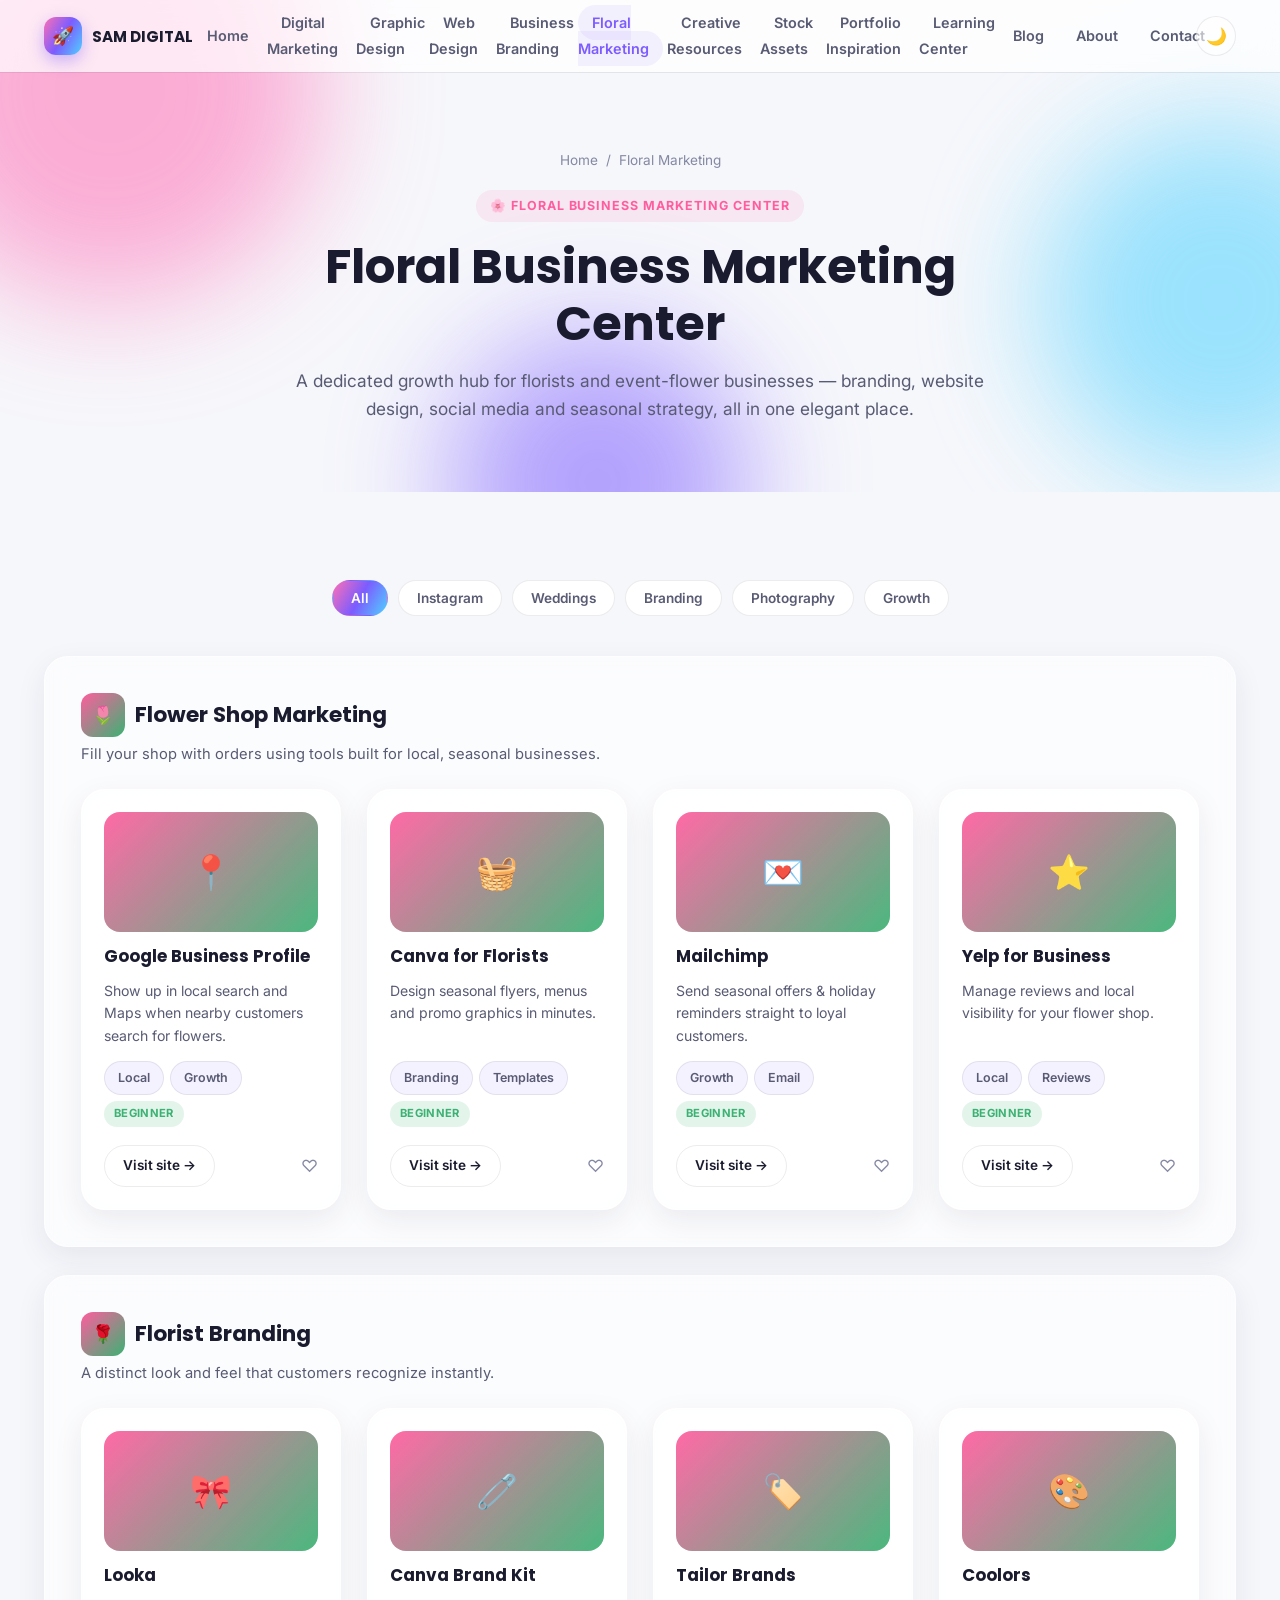
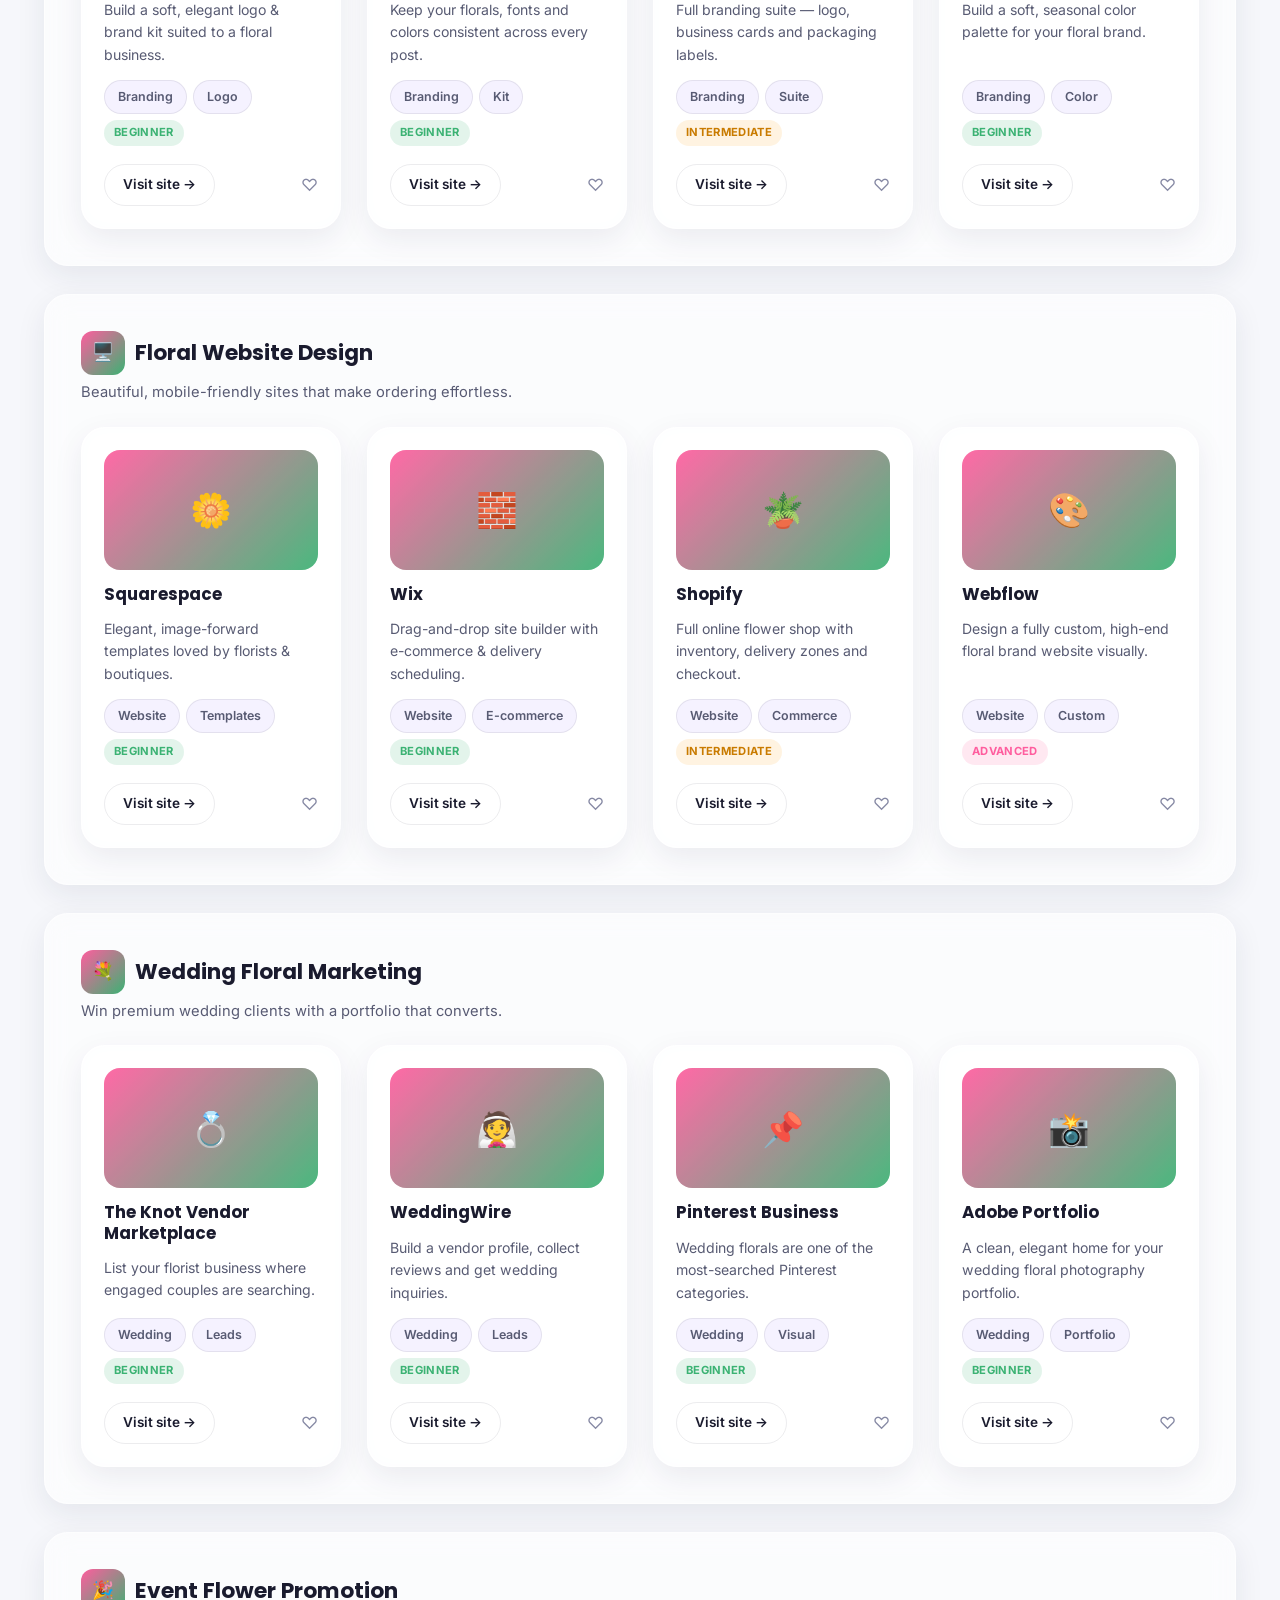
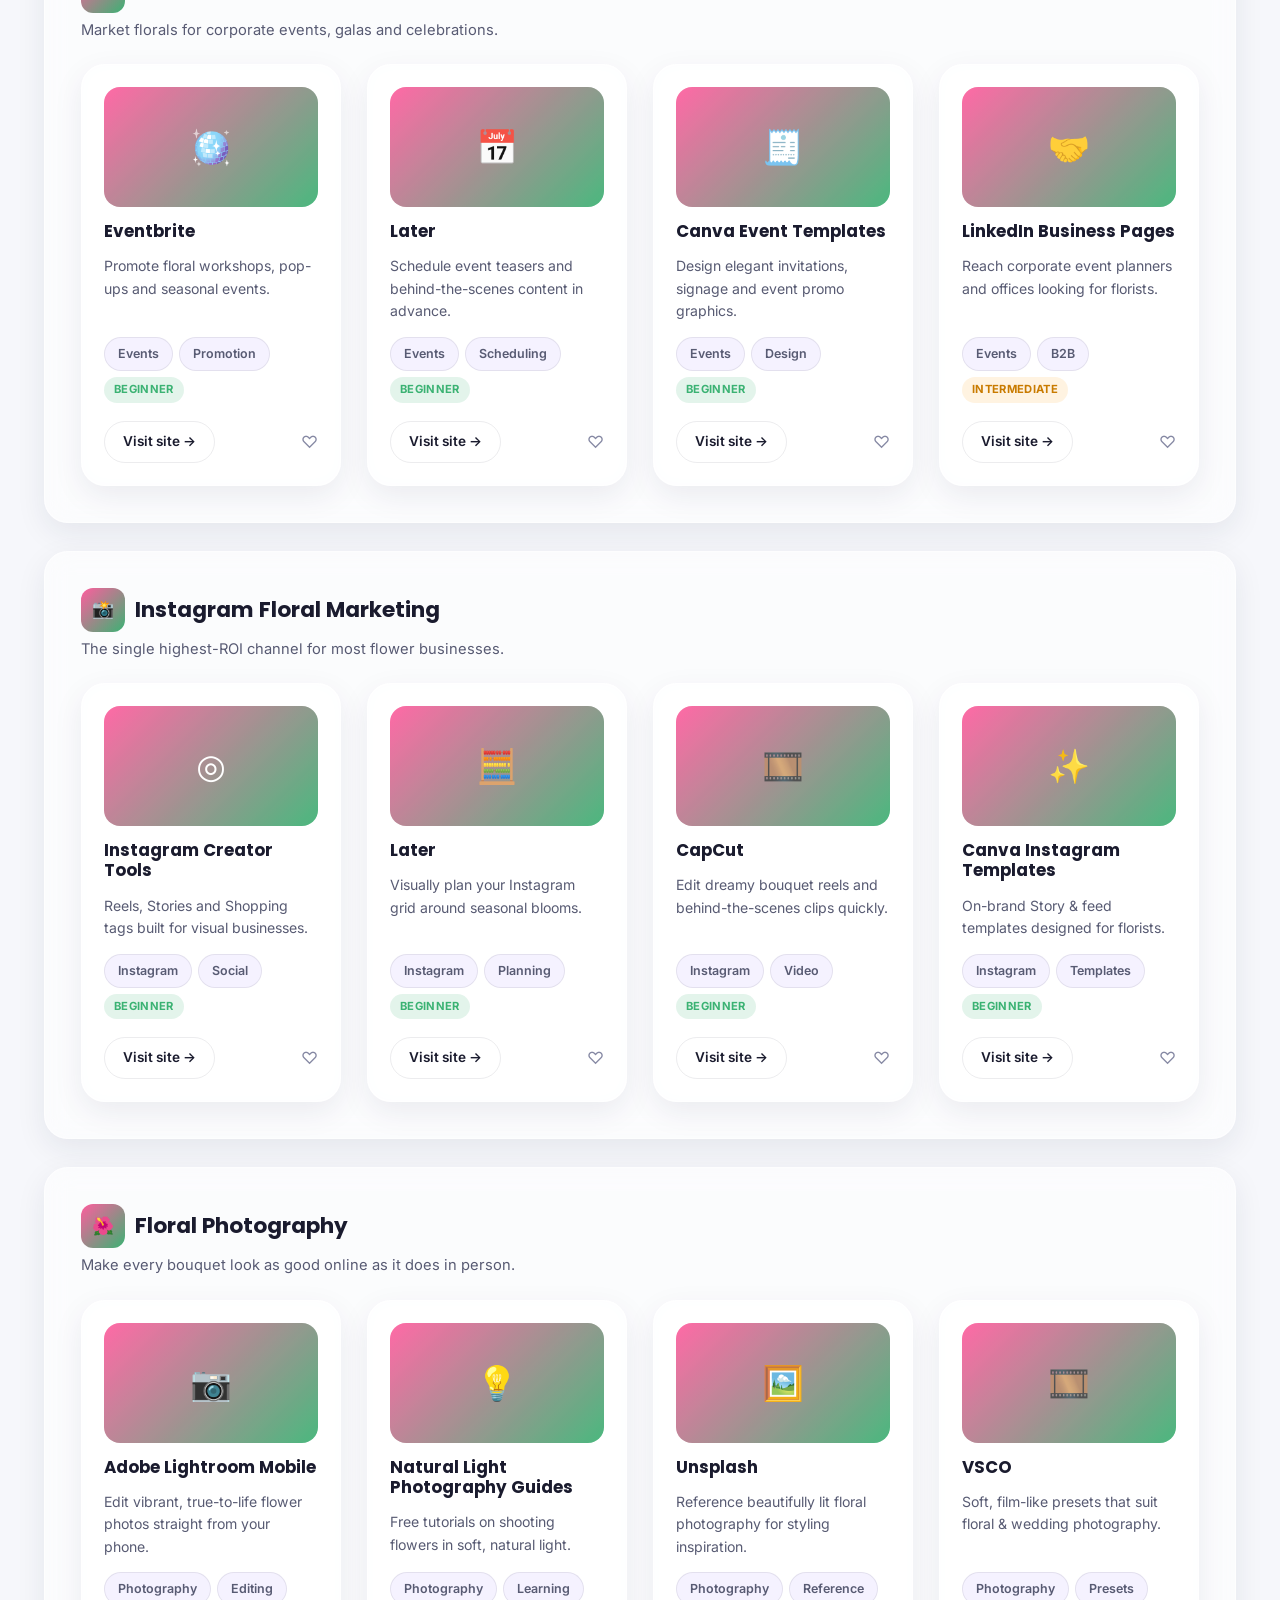
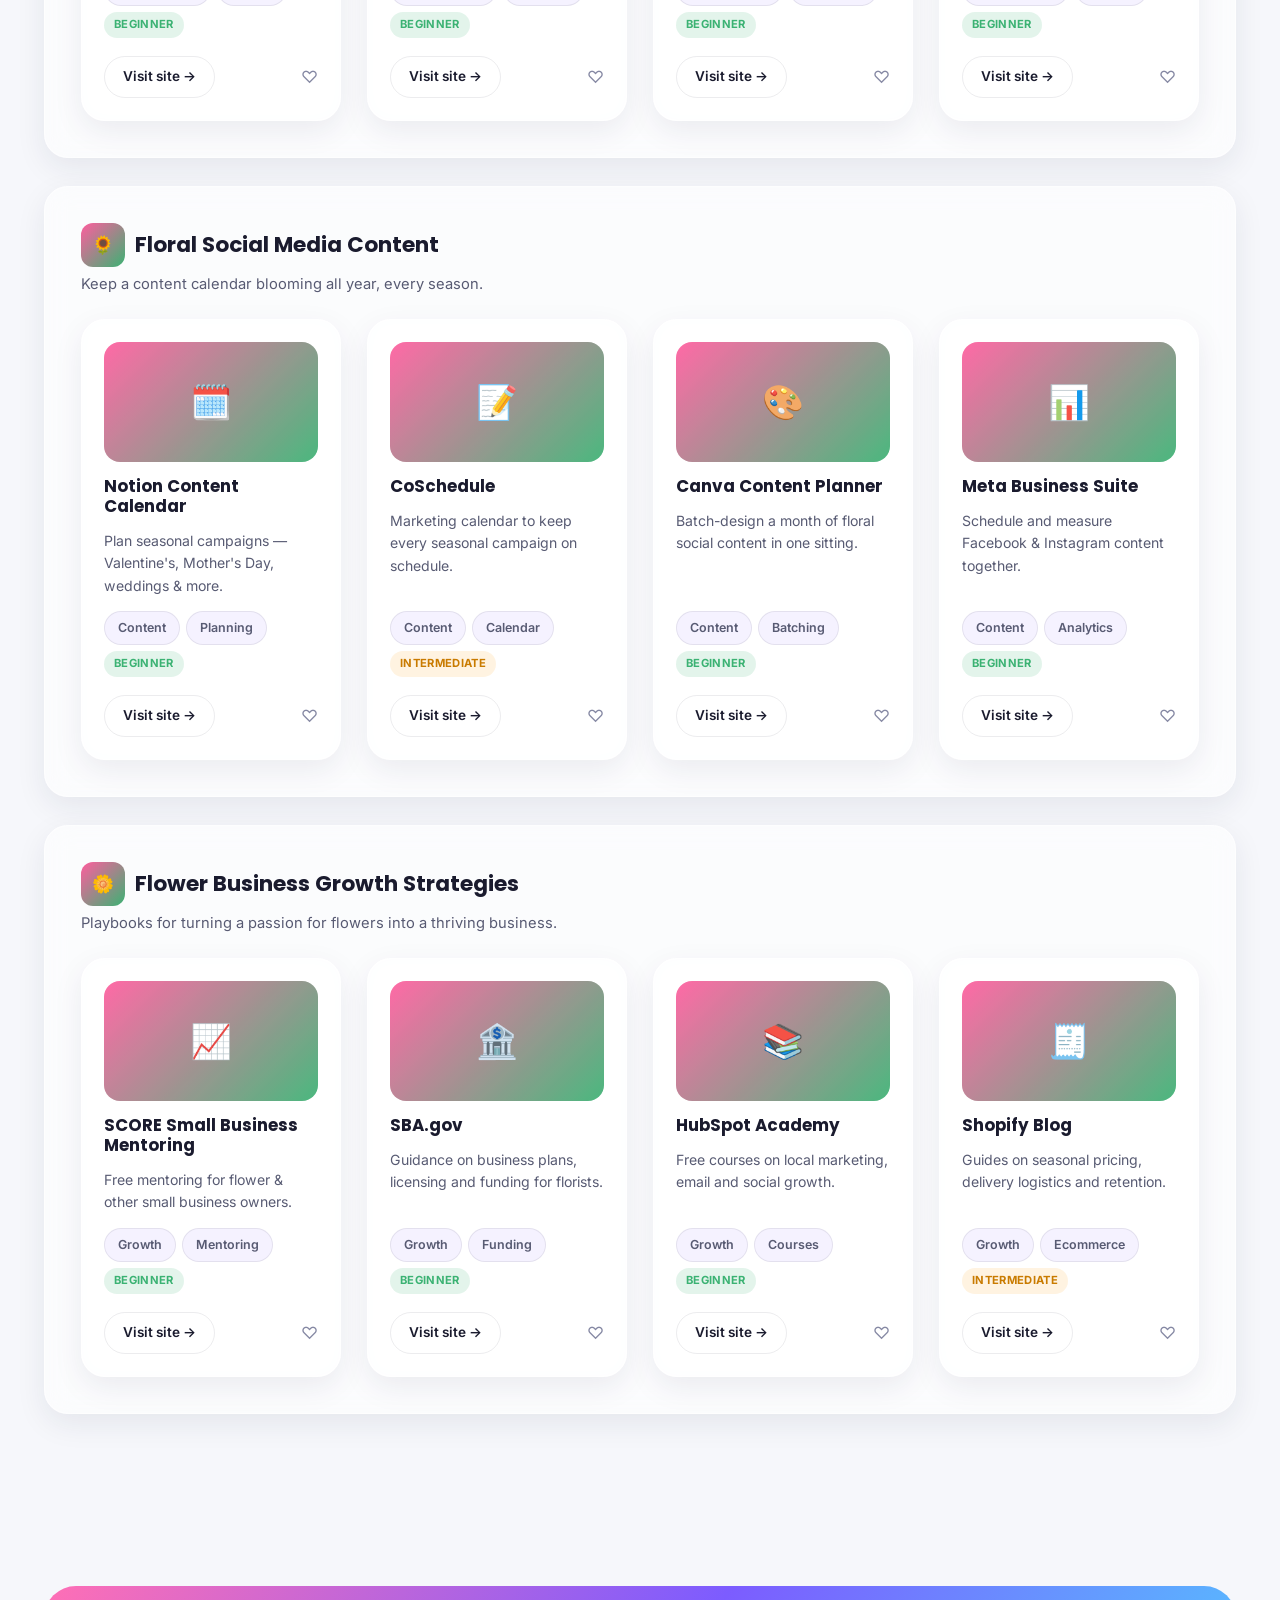
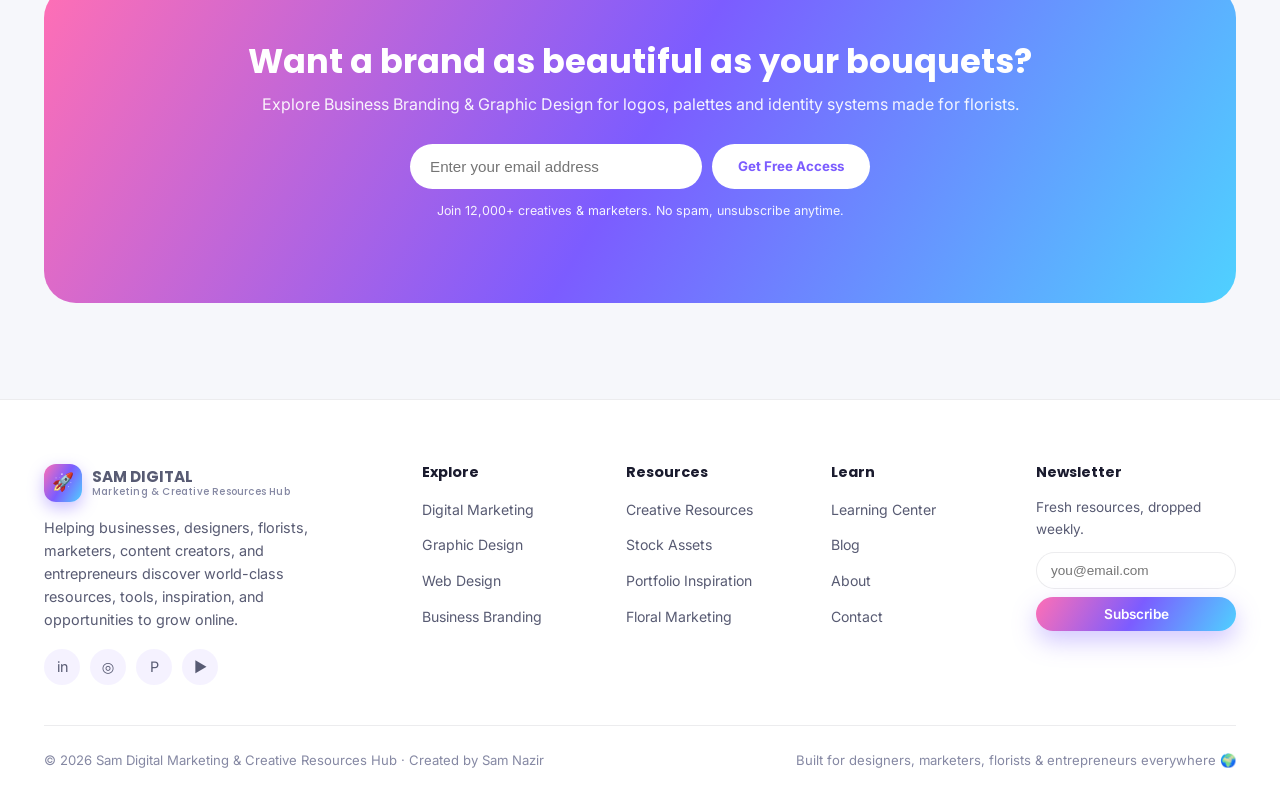
<file: floral-marketing.html>
<!DOCTYPE html>
<html lang="en">
<head>
<meta charset="UTF-8">
<meta name="viewport" content="width=device-width, initial-scale=1.0">
<title>Floral Business Marketing Center | Sam Digital Marketing & Creative Resources Hub</title>
<meta name="description" content="Flower shop marketing, florist branding, floral website design, wedding &amp; event promotion, Instagram marketing, photography and growth strategies for flower businesses.">
<meta name="author" content="Sam Nazir">
<meta property="og:title" content="Floral Business Marketing Center | Sam Digital Marketing & Creative Resources Hub">
<meta property="og:description" content="Flower shop marketing, florist branding, floral website design, wedding &amp; event promotion, Instagram marketing, photography and growth strategies for flower businesses.">
<meta property="og:type" content="website">
<meta name="theme-color" content="#7c5cff">
<link rel="icon" href="data:image/svg+xml,<svg xmlns=%22http://www.w3.org/2000/svg%22 viewBox=%220 0 100 100%22><text y=%22.9em%22 font-size=%2290%22>🚀</text></svg>">
<link rel="preconnect" href="https://fonts.googleapis.com">
<link rel="preconnect" href="https://fonts.gstatic.com" crossorigin>
<link href="https://fonts.googleapis.com/css2?family=Poppins:wght@600;700;800&family=Inter:wght@400;500;600;700&display=swap" rel="stylesheet">
<link rel="stylesheet" href="styles.css">
</head>
<body class="floral-accent">

<nav class="navbar">
  <div class="container nav-inner">
    <a href="index.html" class="brand">
      <span class="brand-mark">🚀</span>
      <span class="brand-text"><strong>SAM DIGITAL</strong></span>
    </a>
    <ul class="nav-links">
      <li><a href="index.html">Home</a></li>
      <li><a href="digital-marketing.html">Digital Marketing</a></li>
      <li><a href="graphic-design.html">Graphic Design</a></li>
      <li><a href="web-design.html">Web Design</a></li>
      <li><a href="business-branding.html">Business Branding</a></li>
      <li><a href="floral-marketing.html">Floral Marketing</a></li>
      <li><a href="creative-resources.html">Creative Resources</a></li>
      <li><a href="stock-assets.html">Stock Assets</a></li>
      <li><a href="portfolio-inspiration.html">Portfolio Inspiration</a></li>
      <li><a href="learning-center.html">Learning Center</a></li>
      <li><a href="blog.html">Blog</a></li>
      <li><a href="about.html">About</a></li>
      <li><a href="contact.html">Contact</a></li>
    </ul>
    <div class="nav-actions">
      <button class="theme-toggle" aria-label="Toggle dark mode">🌙</button>
      <button class="nav-burger" aria-label="Open menu">☰</button>
    </div>
  </div>
</nav>


  <header class="page-hero">
    <div class="blob-field"><div class="blob blob-1"></div><div class="blob blob-2"></div><div class="blob blob-3"></div></div>
    <div class="container page-hero-inner">
      <div class="crumbs"><a href="index.html">Home</a><span>/</span><span>Floral Marketing</span></div>
      <span class="eyebrow">🌸 Floral Business Marketing Center</span>
      <h1>Floral Business Marketing Center</h1>
      <p>A dedicated growth hub for florists and event-flower businesses — branding, website design, social media and seasonal strategy, all in one elegant place.</p>
    </div>
  </header><section class="section"><div class="container"><div class="filter-bar" data-filter-group data-filter-target=".resource-card"><button class="filter-chip active" data-filter="all">All</button><button class="filter-chip" data-filter="instagram">Instagram</button><button class="filter-chip" data-filter="wedding">Weddings</button><button class="filter-chip" data-filter="branding">Branding</button><button class="filter-chip" data-filter="photography">Photography</button><button class="filter-chip" data-filter="growth">Growth</button></div>
    <div class="card category-block reveal">
      <div class="category-head">
        <div>
          <h3><span class="category-icon" style="background:linear-gradient(135deg,#ff6fb5,#7c5cff)">🌷</span> Flower Shop Marketing</h3>
          <p>Fill your shop with orders using tools built for local, seasonal businesses.</p>
        </div>
      </div>
      <div class="grid grid-4">
    <div class="card resource-card reveal" data-tags="local growth">
      <div class="resource-thumb" style="background:linear-gradient(135deg,#ff6fb5,#7c5cff)">📍</div>
      <h3>Google Business Profile</h3>
      <p class="desc">Show up in local search and Maps when nearby customers search for flowers.</p>
      <div class="resource-meta"><span class="chip">Local</span><span class="chip">Growth</span><span class="badge badge-beginner">Beginner</span></div>
      <div class="resource-foot">
        <a href="https://www.google.com/business" target="_blank" rel="noopener" class="btn btn-outline btn-sm">Visit site →</a>
        <button class="bookmark-btn" data-id="Google Business Profile">♡</button>
      </div>
    </div>
    <div class="card resource-card reveal" data-tags="branding templates">
      <div class="resource-thumb" style="background:linear-gradient(135deg,#7c5cff,#4fd1ff)">🧺</div>
      <h3>Canva for Florists</h3>
      <p class="desc">Design seasonal flyers, menus and promo graphics in minutes.</p>
      <div class="resource-meta"><span class="chip">Branding</span><span class="chip">Templates</span><span class="badge badge-beginner">Beginner</span></div>
      <div class="resource-foot">
        <a href="https://www.canva.com" target="_blank" rel="noopener" class="btn btn-outline btn-sm">Visit site →</a>
        <button class="bookmark-btn" data-id="Canva for Florists">♡</button>
      </div>
    </div>
    <div class="card resource-card reveal" data-tags="growth email">
      <div class="resource-thumb" style="background:linear-gradient(135deg,#4fd1ff,#3bb273)">💌</div>
      <h3>Mailchimp</h3>
      <p class="desc">Send seasonal offers &amp; holiday reminders straight to loyal customers.</p>
      <div class="resource-meta"><span class="chip">Growth</span><span class="chip">Email</span><span class="badge badge-beginner">Beginner</span></div>
      <div class="resource-foot">
        <a href="https://mailchimp.com" target="_blank" rel="noopener" class="btn btn-outline btn-sm">Visit site →</a>
        <button class="bookmark-btn" data-id="Mailchimp">♡</button>
      </div>
    </div>
    <div class="card resource-card reveal" data-tags="local reviews">
      <div class="resource-thumb" style="background:linear-gradient(135deg,#ffb347,#ff5d9e)">⭐</div>
      <h3>Yelp for Business</h3>
      <p class="desc">Manage reviews and local visibility for your flower shop.</p>
      <div class="resource-meta"><span class="chip">Local</span><span class="chip">Reviews</span><span class="badge badge-beginner">Beginner</span></div>
      <div class="resource-foot">
        <a href="https://biz.yelp.com" target="_blank" rel="noopener" class="btn btn-outline btn-sm">Visit site →</a>
        <button class="bookmark-btn" data-id="Yelp for Business">♡</button>
      </div>
    </div></div>
    </div>
    <div class="card category-block reveal">
      <div class="category-head">
        <div>
          <h3><span class="category-icon" style="background:linear-gradient(135deg,#7c5cff,#4fd1ff)">🌹</span> Florist Branding</h3>
          <p>A distinct look and feel that customers recognize instantly.</p>
        </div>
      </div>
      <div class="grid grid-4">
    <div class="card resource-card reveal" data-tags="branding logo">
      <div class="resource-thumb" style="background:linear-gradient(135deg,#3bb273,#4fd1ff)">🎀</div>
      <h3>Looka</h3>
      <p class="desc">Build a soft, elegant logo &amp; brand kit suited to a floral business.</p>
      <div class="resource-meta"><span class="chip">Branding</span><span class="chip">Logo</span><span class="badge badge-beginner">Beginner</span></div>
      <div class="resource-foot">
        <a href="https://looka.com" target="_blank" rel="noopener" class="btn btn-outline btn-sm">Visit site →</a>
        <button class="bookmark-btn" data-id="Looka">♡</button>
      </div>
    </div>
    <div class="card resource-card reveal" data-tags="branding kit">
      <div class="resource-thumb" style="background:linear-gradient(135deg,#ff5d9e,#ffb347)">🧷</div>
      <h3>Canva Brand Kit</h3>
      <p class="desc">Keep your florals, fonts and colors consistent across every post.</p>
      <div class="resource-meta"><span class="chip">Branding</span><span class="chip">Kit</span><span class="badge badge-beginner">Beginner</span></div>
      <div class="resource-foot">
        <a href="https://www.canva.com/brand-kit" target="_blank" rel="noopener" class="btn btn-outline btn-sm">Visit site →</a>
        <button class="bookmark-btn" data-id="Canva Brand Kit">♡</button>
      </div>
    </div>
    <div class="card resource-card reveal" data-tags="branding suite">
      <div class="resource-thumb" style="background:linear-gradient(135deg,#ff6fb5,#7c5cff)">🏷️</div>
      <h3>Tailor Brands</h3>
      <p class="desc">Full branding suite — logo, business cards and packaging labels.</p>
      <div class="resource-meta"><span class="chip">Branding</span><span class="chip">Suite</span><span class="badge badge-intermediate">Intermediate</span></div>
      <div class="resource-foot">
        <a href="https://www.tailorbrands.com" target="_blank" rel="noopener" class="btn btn-outline btn-sm">Visit site →</a>
        <button class="bookmark-btn" data-id="Tailor Brands">♡</button>
      </div>
    </div>
    <div class="card resource-card reveal" data-tags="branding color">
      <div class="resource-thumb" style="background:linear-gradient(135deg,#7c5cff,#4fd1ff)">🎨</div>
      <h3>Coolors</h3>
      <p class="desc">Build a soft, seasonal color palette for your floral brand.</p>
      <div class="resource-meta"><span class="chip">Branding</span><span class="chip">Color</span><span class="badge badge-beginner">Beginner</span></div>
      <div class="resource-foot">
        <a href="https://coolors.co" target="_blank" rel="noopener" class="btn btn-outline btn-sm">Visit site →</a>
        <button class="bookmark-btn" data-id="Coolors">♡</button>
      </div>
    </div></div>
    </div>
    <div class="card category-block reveal">
      <div class="category-head">
        <div>
          <h3><span class="category-icon" style="background:linear-gradient(135deg,#4fd1ff,#3bb273)">🖥️</span> Floral Website Design</h3>
          <p>Beautiful, mobile-friendly sites that make ordering effortless.</p>
        </div>
      </div>
      <div class="grid grid-4">
    <div class="card resource-card reveal" data-tags="website templates">
      <div class="resource-thumb" style="background:linear-gradient(135deg,#4fd1ff,#3bb273)">🌼</div>
      <h3>Squarespace</h3>
      <p class="desc">Elegant, image-forward templates loved by florists &amp; boutiques.</p>
      <div class="resource-meta"><span class="chip">Website</span><span class="chip">Templates</span><span class="badge badge-beginner">Beginner</span></div>
      <div class="resource-foot">
        <a href="https://www.squarespace.com" target="_blank" rel="noopener" class="btn btn-outline btn-sm">Visit site →</a>
        <button class="bookmark-btn" data-id="Squarespace">♡</button>
      </div>
    </div>
    <div class="card resource-card reveal" data-tags="website e-commerce">
      <div class="resource-thumb" style="background:linear-gradient(135deg,#ffb347,#ff5d9e)">🧱</div>
      <h3>Wix</h3>
      <p class="desc">Drag-and-drop site builder with e-commerce &amp; delivery scheduling.</p>
      <div class="resource-meta"><span class="chip">Website</span><span class="chip">E-commerce</span><span class="badge badge-beginner">Beginner</span></div>
      <div class="resource-foot">
        <a href="https://www.wix.com" target="_blank" rel="noopener" class="btn btn-outline btn-sm">Visit site →</a>
        <button class="bookmark-btn" data-id="Wix">♡</button>
      </div>
    </div>
    <div class="card resource-card reveal" data-tags="website commerce">
      <div class="resource-thumb" style="background:linear-gradient(135deg,#3bb273,#4fd1ff)">🪴</div>
      <h3>Shopify</h3>
      <p class="desc">Full online flower shop with inventory, delivery zones and checkout.</p>
      <div class="resource-meta"><span class="chip">Website</span><span class="chip">Commerce</span><span class="badge badge-intermediate">Intermediate</span></div>
      <div class="resource-foot">
        <a href="https://www.shopify.com" target="_blank" rel="noopener" class="btn btn-outline btn-sm">Visit site →</a>
        <button class="bookmark-btn" data-id="Shopify">♡</button>
      </div>
    </div>
    <div class="card resource-card reveal" data-tags="website custom">
      <div class="resource-thumb" style="background:linear-gradient(135deg,#ff5d9e,#ffb347)">🎨</div>
      <h3>Webflow</h3>
      <p class="desc">Design a fully custom, high-end floral brand website visually.</p>
      <div class="resource-meta"><span class="chip">Website</span><span class="chip">Custom</span><span class="badge badge-advanced">Advanced</span></div>
      <div class="resource-foot">
        <a href="https://webflow.com" target="_blank" rel="noopener" class="btn btn-outline btn-sm">Visit site →</a>
        <button class="bookmark-btn" data-id="Webflow">♡</button>
      </div>
    </div></div>
    </div>
    <div class="card category-block reveal">
      <div class="category-head">
        <div>
          <h3><span class="category-icon" style="background:linear-gradient(135deg,#ffb347,#ff5d9e)">💐</span> Wedding Floral Marketing</h3>
          <p>Win premium wedding clients with a portfolio that converts.</p>
        </div>
      </div>
      <div class="grid grid-4">
    <div class="card resource-card reveal" data-tags="wedding leads">
      <div class="resource-thumb" style="background:linear-gradient(135deg,#ff6fb5,#7c5cff)">💍</div>
      <h3>The Knot Vendor Marketplace</h3>
      <p class="desc">List your florist business where engaged couples are searching.</p>
      <div class="resource-meta"><span class="chip">Wedding</span><span class="chip">Leads</span><span class="badge badge-beginner">Beginner</span></div>
      <div class="resource-foot">
        <a href="https://www.theknot.com" target="_blank" rel="noopener" class="btn btn-outline btn-sm">Visit site →</a>
        <button class="bookmark-btn" data-id="The Knot Vendor Marketplace">♡</button>
      </div>
    </div>
    <div class="card resource-card reveal" data-tags="wedding leads">
      <div class="resource-thumb" style="background:linear-gradient(135deg,#7c5cff,#4fd1ff)">👰</div>
      <h3>WeddingWire</h3>
      <p class="desc">Build a vendor profile, collect reviews and get wedding inquiries.</p>
      <div class="resource-meta"><span class="chip">Wedding</span><span class="chip">Leads</span><span class="badge badge-beginner">Beginner</span></div>
      <div class="resource-foot">
        <a href="https://www.weddingwire.com" target="_blank" rel="noopener" class="btn btn-outline btn-sm">Visit site →</a>
        <button class="bookmark-btn" data-id="WeddingWire">♡</button>
      </div>
    </div>
    <div class="card resource-card reveal" data-tags="wedding visual">
      <div class="resource-thumb" style="background:linear-gradient(135deg,#4fd1ff,#3bb273)">📌</div>
      <h3>Pinterest Business</h3>
      <p class="desc">Wedding florals are one of the most-searched Pinterest categories.</p>
      <div class="resource-meta"><span class="chip">Wedding</span><span class="chip">Visual</span><span class="badge badge-beginner">Beginner</span></div>
      <div class="resource-foot">
        <a href="https://business.pinterest.com" target="_blank" rel="noopener" class="btn btn-outline btn-sm">Visit site →</a>
        <button class="bookmark-btn" data-id="Pinterest Business">♡</button>
      </div>
    </div>
    <div class="card resource-card reveal" data-tags="wedding portfolio">
      <div class="resource-thumb" style="background:linear-gradient(135deg,#ffb347,#ff5d9e)">📸</div>
      <h3>Adobe Portfolio</h3>
      <p class="desc">A clean, elegant home for your wedding floral photography portfolio.</p>
      <div class="resource-meta"><span class="chip">Wedding</span><span class="chip">Portfolio</span><span class="badge badge-beginner">Beginner</span></div>
      <div class="resource-foot">
        <a href="https://portfolio.adobe.com" target="_blank" rel="noopener" class="btn btn-outline btn-sm">Visit site →</a>
        <button class="bookmark-btn" data-id="Adobe Portfolio">♡</button>
      </div>
    </div></div>
    </div>
    <div class="card category-block reveal">
      <div class="category-head">
        <div>
          <h3><span class="category-icon" style="background:linear-gradient(135deg,#3bb273,#4fd1ff)">🎉</span> Event Flower Promotion</h3>
          <p>Market florals for corporate events, galas and celebrations.</p>
        </div>
      </div>
      <div class="grid grid-4">
    <div class="card resource-card reveal" data-tags="events promotion">
      <div class="resource-thumb" style="background:linear-gradient(135deg,#3bb273,#4fd1ff)">🪩</div>
      <h3>Eventbrite</h3>
      <p class="desc">Promote floral workshops, pop-ups and seasonal events.</p>
      <div class="resource-meta"><span class="chip">Events</span><span class="chip">Promotion</span><span class="badge badge-beginner">Beginner</span></div>
      <div class="resource-foot">
        <a href="https://www.eventbrite.com" target="_blank" rel="noopener" class="btn btn-outline btn-sm">Visit site →</a>
        <button class="bookmark-btn" data-id="Eventbrite">♡</button>
      </div>
    </div>
    <div class="card resource-card reveal" data-tags="events scheduling">
      <div class="resource-thumb" style="background:linear-gradient(135deg,#ff5d9e,#ffb347)">📅</div>
      <h3>Later</h3>
      <p class="desc">Schedule event teasers and behind-the-scenes content in advance.</p>
      <div class="resource-meta"><span class="chip">Events</span><span class="chip">Scheduling</span><span class="badge badge-beginner">Beginner</span></div>
      <div class="resource-foot">
        <a href="https://later.com" target="_blank" rel="noopener" class="btn btn-outline btn-sm">Visit site →</a>
        <button class="bookmark-btn" data-id="Later">♡</button>
      </div>
    </div>
    <div class="card resource-card reveal" data-tags="events design">
      <div class="resource-thumb" style="background:linear-gradient(135deg,#ff6fb5,#7c5cff)">🧾</div>
      <h3>Canva Event Templates</h3>
      <p class="desc">Design elegant invitations, signage and event promo graphics.</p>
      <div class="resource-meta"><span class="chip">Events</span><span class="chip">Design</span><span class="badge badge-beginner">Beginner</span></div>
      <div class="resource-foot">
        <a href="https://www.canva.com" target="_blank" rel="noopener" class="btn btn-outline btn-sm">Visit site →</a>
        <button class="bookmark-btn" data-id="Canva Event Templates">♡</button>
      </div>
    </div>
    <div class="card resource-card reveal" data-tags="events b2b">
      <div class="resource-thumb" style="background:linear-gradient(135deg,#7c5cff,#4fd1ff)">🤝</div>
      <h3>LinkedIn Business Pages</h3>
      <p class="desc">Reach corporate event planners and offices looking for florists.</p>
      <div class="resource-meta"><span class="chip">Events</span><span class="chip">B2B</span><span class="badge badge-intermediate">Intermediate</span></div>
      <div class="resource-foot">
        <a href="https://www.linkedin.com" target="_blank" rel="noopener" class="btn btn-outline btn-sm">Visit site →</a>
        <button class="bookmark-btn" data-id="LinkedIn Business Pages">♡</button>
      </div>
    </div></div>
    </div>
    <div class="card category-block reveal">
      <div class="category-head">
        <div>
          <h3><span class="category-icon" style="background:linear-gradient(135deg,#ff5d9e,#ffb347)">📸</span> Instagram Floral Marketing</h3>
          <p>The single highest-ROI channel for most flower businesses.</p>
        </div>
      </div>
      <div class="grid grid-4">
    <div class="card resource-card reveal" data-tags="instagram social">
      <div class="resource-thumb" style="background:linear-gradient(135deg,#4fd1ff,#3bb273)">◎</div>
      <h3>Instagram Creator Tools</h3>
      <p class="desc">Reels, Stories and Shopping tags built for visual businesses.</p>
      <div class="resource-meta"><span class="chip">Instagram</span><span class="chip">Social</span><span class="badge badge-beginner">Beginner</span></div>
      <div class="resource-foot">
        <a href="https://business.instagram.com" target="_blank" rel="noopener" class="btn btn-outline btn-sm">Visit site →</a>
        <button class="bookmark-btn" data-id="Instagram Creator Tools">♡</button>
      </div>
    </div>
    <div class="card resource-card reveal" data-tags="instagram planning">
      <div class="resource-thumb" style="background:linear-gradient(135deg,#ffb347,#ff5d9e)">🧮</div>
      <h3>Later</h3>
      <p class="desc">Visually plan your Instagram grid around seasonal blooms.</p>
      <div class="resource-meta"><span class="chip">Instagram</span><span class="chip">Planning</span><span class="badge badge-beginner">Beginner</span></div>
      <div class="resource-foot">
        <a href="https://later.com" target="_blank" rel="noopener" class="btn btn-outline btn-sm">Visit site →</a>
        <button class="bookmark-btn" data-id="Later">♡</button>
      </div>
    </div>
    <div class="card resource-card reveal" data-tags="instagram video">
      <div class="resource-thumb" style="background:linear-gradient(135deg,#3bb273,#4fd1ff)">🎞️</div>
      <h3>CapCut</h3>
      <p class="desc">Edit dreamy bouquet reels and behind-the-scenes clips quickly.</p>
      <div class="resource-meta"><span class="chip">Instagram</span><span class="chip">Video</span><span class="badge badge-beginner">Beginner</span></div>
      <div class="resource-foot">
        <a href="https://www.capcut.com" target="_blank" rel="noopener" class="btn btn-outline btn-sm">Visit site →</a>
        <button class="bookmark-btn" data-id="CapCut">♡</button>
      </div>
    </div>
    <div class="card resource-card reveal" data-tags="instagram templates">
      <div class="resource-thumb" style="background:linear-gradient(135deg,#ff5d9e,#ffb347)">✨</div>
      <h3>Canva Instagram Templates</h3>
      <p class="desc">On-brand Story &amp; feed templates designed for florists.</p>
      <div class="resource-meta"><span class="chip">Instagram</span><span class="chip">Templates</span><span class="badge badge-beginner">Beginner</span></div>
      <div class="resource-foot">
        <a href="https://www.canva.com" target="_blank" rel="noopener" class="btn btn-outline btn-sm">Visit site →</a>
        <button class="bookmark-btn" data-id="Canva Instagram Templates">♡</button>
      </div>
    </div></div>
    </div>
    <div class="card category-block reveal">
      <div class="category-head">
        <div>
          <h3><span class="category-icon" style="background:linear-gradient(135deg,#ff6fb5,#7c5cff)">🌺</span> Floral Photography</h3>
          <p>Make every bouquet look as good online as it does in person.</p>
        </div>
      </div>
      <div class="grid grid-4">
    <div class="card resource-card reveal" data-tags="photography editing">
      <div class="resource-thumb" style="background:linear-gradient(135deg,#ff6fb5,#7c5cff)">📷</div>
      <h3>Adobe Lightroom Mobile</h3>
      <p class="desc">Edit vibrant, true-to-life flower photos straight from your phone.</p>
      <div class="resource-meta"><span class="chip">Photography</span><span class="chip">Editing</span><span class="badge badge-beginner">Beginner</span></div>
      <div class="resource-foot">
        <a href="https://www.adobe.com/products/photoshop-lightroom.html" target="_blank" rel="noopener" class="btn btn-outline btn-sm">Visit site →</a>
        <button class="bookmark-btn" data-id="Adobe Lightroom Mobile">♡</button>
      </div>
    </div>
    <div class="card resource-card reveal" data-tags="photography learning">
      <div class="resource-thumb" style="background:linear-gradient(135deg,#7c5cff,#4fd1ff)">💡</div>
      <h3>Natural Light Photography Guides</h3>
      <p class="desc">Free tutorials on shooting flowers in soft, natural light.</p>
      <div class="resource-meta"><span class="chip">Photography</span><span class="chip">Learning</span><span class="badge badge-beginner">Beginner</span></div>
      <div class="resource-foot">
        <a href="https://www.adobe.com/express/learn" target="_blank" rel="noopener" class="btn btn-outline btn-sm">Visit site →</a>
        <button class="bookmark-btn" data-id="Natural Light Photography Guides">♡</button>
      </div>
    </div>
    <div class="card resource-card reveal" data-tags="photography reference">
      <div class="resource-thumb" style="background:linear-gradient(135deg,#4fd1ff,#3bb273)">🖼️</div>
      <h3>Unsplash</h3>
      <p class="desc">Reference beautifully lit floral photography for styling inspiration.</p>
      <div class="resource-meta"><span class="chip">Photography</span><span class="chip">Reference</span><span class="badge badge-beginner">Beginner</span></div>
      <div class="resource-foot">
        <a href="https://unsplash.com" target="_blank" rel="noopener" class="btn btn-outline btn-sm">Visit site →</a>
        <button class="bookmark-btn" data-id="Unsplash">♡</button>
      </div>
    </div>
    <div class="card resource-card reveal" data-tags="photography presets">
      <div class="resource-thumb" style="background:linear-gradient(135deg,#ffb347,#ff5d9e)">🎞️</div>
      <h3>VSCO</h3>
      <p class="desc">Soft, film-like presets that suit floral &amp; wedding photography.</p>
      <div class="resource-meta"><span class="chip">Photography</span><span class="chip">Presets</span><span class="badge badge-beginner">Beginner</span></div>
      <div class="resource-foot">
        <a href="https://vsco.co" target="_blank" rel="noopener" class="btn btn-outline btn-sm">Visit site →</a>
        <button class="bookmark-btn" data-id="VSCO">♡</button>
      </div>
    </div></div>
    </div>
    <div class="card category-block reveal">
      <div class="category-head">
        <div>
          <h3><span class="category-icon" style="background:linear-gradient(135deg,#7c5cff,#4fd1ff)">🌻</span> Floral Social Media Content</h3>
          <p>Keep a content calendar blooming all year, every season.</p>
        </div>
      </div>
      <div class="grid grid-4">
    <div class="card resource-card reveal" data-tags="content planning">
      <div class="resource-thumb" style="background:linear-gradient(135deg,#3bb273,#4fd1ff)">🗓️</div>
      <h3>Notion Content Calendar</h3>
      <p class="desc">Plan seasonal campaigns — Valentine's, Mother's Day, weddings &amp; more.</p>
      <div class="resource-meta"><span class="chip">Content</span><span class="chip">Planning</span><span class="badge badge-beginner">Beginner</span></div>
      <div class="resource-foot">
        <a href="https://www.notion.so/templates" target="_blank" rel="noopener" class="btn btn-outline btn-sm">Visit site →</a>
        <button class="bookmark-btn" data-id="Notion Content Calendar">♡</button>
      </div>
    </div>
    <div class="card resource-card reveal" data-tags="content calendar">
      <div class="resource-thumb" style="background:linear-gradient(135deg,#ff5d9e,#ffb347)">📝</div>
      <h3>CoSchedule</h3>
      <p class="desc">Marketing calendar to keep every seasonal campaign on schedule.</p>
      <div class="resource-meta"><span class="chip">Content</span><span class="chip">Calendar</span><span class="badge badge-intermediate">Intermediate</span></div>
      <div class="resource-foot">
        <a href="https://coschedule.com" target="_blank" rel="noopener" class="btn btn-outline btn-sm">Visit site →</a>
        <button class="bookmark-btn" data-id="CoSchedule">♡</button>
      </div>
    </div>
    <div class="card resource-card reveal" data-tags="content batching">
      <div class="resource-thumb" style="background:linear-gradient(135deg,#ff6fb5,#7c5cff)">🎨</div>
      <h3>Canva Content Planner</h3>
      <p class="desc">Batch-design a month of floral social content in one sitting.</p>
      <div class="resource-meta"><span class="chip">Content</span><span class="chip">Batching</span><span class="badge badge-beginner">Beginner</span></div>
      <div class="resource-foot">
        <a href="https://www.canva.com" target="_blank" rel="noopener" class="btn btn-outline btn-sm">Visit site →</a>
        <button class="bookmark-btn" data-id="Canva Content Planner">♡</button>
      </div>
    </div>
    <div class="card resource-card reveal" data-tags="content analytics">
      <div class="resource-thumb" style="background:linear-gradient(135deg,#7c5cff,#4fd1ff)">📊</div>
      <h3>Meta Business Suite</h3>
      <p class="desc">Schedule and measure Facebook &amp; Instagram content together.</p>
      <div class="resource-meta"><span class="chip">Content</span><span class="chip">Analytics</span><span class="badge badge-beginner">Beginner</span></div>
      <div class="resource-foot">
        <a href="https://business.facebook.com" target="_blank" rel="noopener" class="btn btn-outline btn-sm">Visit site →</a>
        <button class="bookmark-btn" data-id="Meta Business Suite">♡</button>
      </div>
    </div></div>
    </div>
    <div class="card category-block reveal">
      <div class="category-head">
        <div>
          <h3><span class="category-icon" style="background:linear-gradient(135deg,#4fd1ff,#3bb273)">🌼</span> Flower Business Growth Strategies</h3>
          <p>Playbooks for turning a passion for flowers into a thriving business.</p>
        </div>
      </div>
      <div class="grid grid-4">
    <div class="card resource-card reveal" data-tags="growth mentoring">
      <div class="resource-thumb" style="background:linear-gradient(135deg,#4fd1ff,#3bb273)">📈</div>
      <h3>SCORE Small Business Mentoring</h3>
      <p class="desc">Free mentoring for flower &amp; other small business owners.</p>
      <div class="resource-meta"><span class="chip">Growth</span><span class="chip">Mentoring</span><span class="badge badge-beginner">Beginner</span></div>
      <div class="resource-foot">
        <a href="https://www.score.org" target="_blank" rel="noopener" class="btn btn-outline btn-sm">Visit site →</a>
        <button class="bookmark-btn" data-id="SCORE Small Business Mentoring">♡</button>
      </div>
    </div>
    <div class="card resource-card reveal" data-tags="growth funding">
      <div class="resource-thumb" style="background:linear-gradient(135deg,#ffb347,#ff5d9e)">🏦</div>
      <h3>SBA.gov</h3>
      <p class="desc">Guidance on business plans, licensing and funding for florists.</p>
      <div class="resource-meta"><span class="chip">Growth</span><span class="chip">Funding</span><span class="badge badge-beginner">Beginner</span></div>
      <div class="resource-foot">
        <a href="https://www.sba.gov" target="_blank" rel="noopener" class="btn btn-outline btn-sm">Visit site →</a>
        <button class="bookmark-btn" data-id="SBA.gov">♡</button>
      </div>
    </div>
    <div class="card resource-card reveal" data-tags="growth courses">
      <div class="resource-thumb" style="background:linear-gradient(135deg,#3bb273,#4fd1ff)">📚</div>
      <h3>HubSpot Academy</h3>
      <p class="desc">Free courses on local marketing, email and social growth.</p>
      <div class="resource-meta"><span class="chip">Growth</span><span class="chip">Courses</span><span class="badge badge-beginner">Beginner</span></div>
      <div class="resource-foot">
        <a href="https://academy.hubspot.com" target="_blank" rel="noopener" class="btn btn-outline btn-sm">Visit site →</a>
        <button class="bookmark-btn" data-id="HubSpot Academy">♡</button>
      </div>
    </div>
    <div class="card resource-card reveal" data-tags="growth ecommerce">
      <div class="resource-thumb" style="background:linear-gradient(135deg,#ff5d9e,#ffb347)">🧾</div>
      <h3>Shopify Blog</h3>
      <p class="desc">Guides on seasonal pricing, delivery logistics and retention.</p>
      <div class="resource-meta"><span class="chip">Growth</span><span class="chip">Ecommerce</span><span class="badge badge-intermediate">Intermediate</span></div>
      <div class="resource-foot">
        <a href="https://www.shopify.com/blog" target="_blank" rel="noopener" class="btn btn-outline btn-sm">Visit site →</a>
        <button class="bookmark-btn" data-id="Shopify Blog">♡</button>
      </div>
    </div></div>
    </div></div></section>
  <section class="section section--tight">
    <div class="container">
      <div class="cta-band reveal">
        <h2>Want a brand as beautiful as your bouquets?</h2>
        <p>Explore Business Branding &amp; Graphic Design for logos, palettes and identity systems made for florists.</p>
        <form class="newsletter-form" data-fake-submit>
          <input type="email" required placeholder="Enter your email address">
          <button type="submit">Get Free Access</button>
        </form>
        <p class="form-note">Join 12,000+ creatives &amp; marketers. No spam, unsubscribe anytime.</p>
      </div>
    </div>
  </section>

<footer>
  <div class="container">
    <div class="footer-grid">
      <div class="footer-brand">
        <a href="index.html" class="brand"><span class="brand-mark">🚀</span><span class="brand-text"><strong>SAM DIGITAL</strong><small>Marketing &amp; Creative Resources Hub</small></span></a>
        <p>Helping businesses, designers, florists, marketers, content creators, and entrepreneurs discover world-class resources, tools, inspiration, and opportunities to grow online.</p>
        <div class="social-row">
          <a href="https://www.linkedin.com/" target="_blank" rel="noopener" aria-label="LinkedIn">in</a>
          <a href="https://www.instagram.com/" target="_blank" rel="noopener" aria-label="Instagram">◎</a>
          <a href="https://www.pinterest.com/" target="_blank" rel="noopener" aria-label="Pinterest">P</a>
          <a href="https://www.youtube.com/" target="_blank" rel="noopener" aria-label="YouTube">▶</a>
        </div>
      </div>
      <div>
        <h4>Explore</h4>
        <ul>
          <li><a href="digital-marketing.html">Digital Marketing</a></li>
          <li><a href="graphic-design.html">Graphic Design</a></li>
          <li><a href="web-design.html">Web Design</a></li>
          <li><a href="business-branding.html">Business Branding</a></li>
        </ul>
      </div>
      <div>
        <h4>Resources</h4>
        <ul>
          <li><a href="creative-resources.html">Creative Resources</a></li>
          <li><a href="stock-assets.html">Stock Assets</a></li>
          <li><a href="portfolio-inspiration.html">Portfolio Inspiration</a></li>
          <li><a href="floral-marketing.html">Floral Marketing</a></li>
        </ul>
      </div>
      <div>
        <h4>Learn</h4>
        <ul>
          <li><a href="learning-center.html">Learning Center</a></li>
          <li><a href="blog.html">Blog</a></li>
          <li><a href="about.html">About</a></li>
          <li><a href="contact.html">Contact</a></li>
        </ul>
      </div>
      <div>
        <h4>Newsletter</h4>
        <p style="font-size:.85rem;color:var(--text-dim);margin-bottom:12px">Fresh resources, dropped weekly.</p>
        <form data-fake-submit style="display:flex;flex-direction:column;gap:8px">
          <input type="email" required placeholder="you@email.com" style="padding:10px 14px;border-radius:999px;border:1px solid var(--border);background:var(--bg-elev);color:var(--text);font-size:.85rem">
          <button class="btn btn-primary btn-sm" type="submit">Subscribe</button>
        </form>
      </div>
    </div>
    <div class="footer-bottom">
      <span>© <span data-year></span> Sam Digital Marketing &amp; Creative Resources Hub · Created by Sam Nazir</span>
      <span>Built for designers, marketers, florists &amp; entrepreneurs everywhere 🌍</span>
    </div>
  </div>
</footer>

<button class="back-to-top" aria-label="Back to top">↑</button>
<script src="script.js"></script>
</body>
</html>
</file>
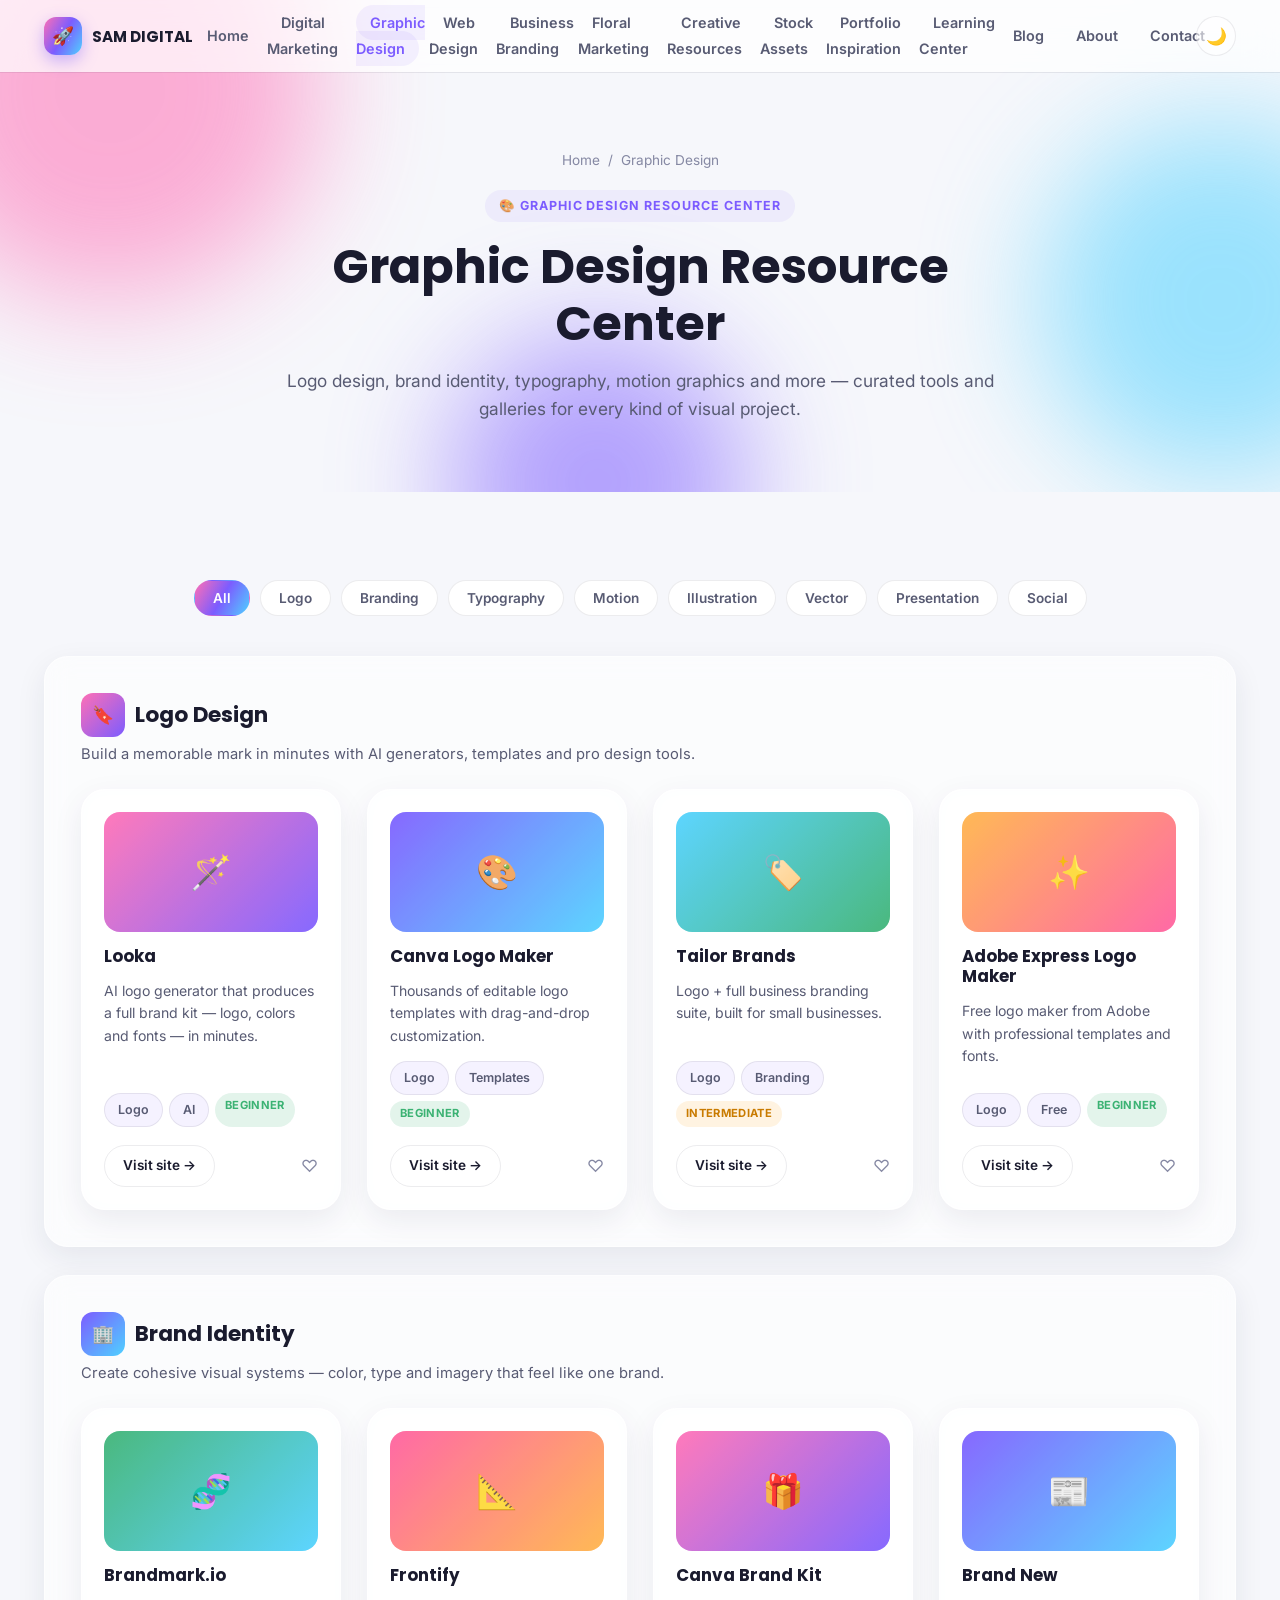
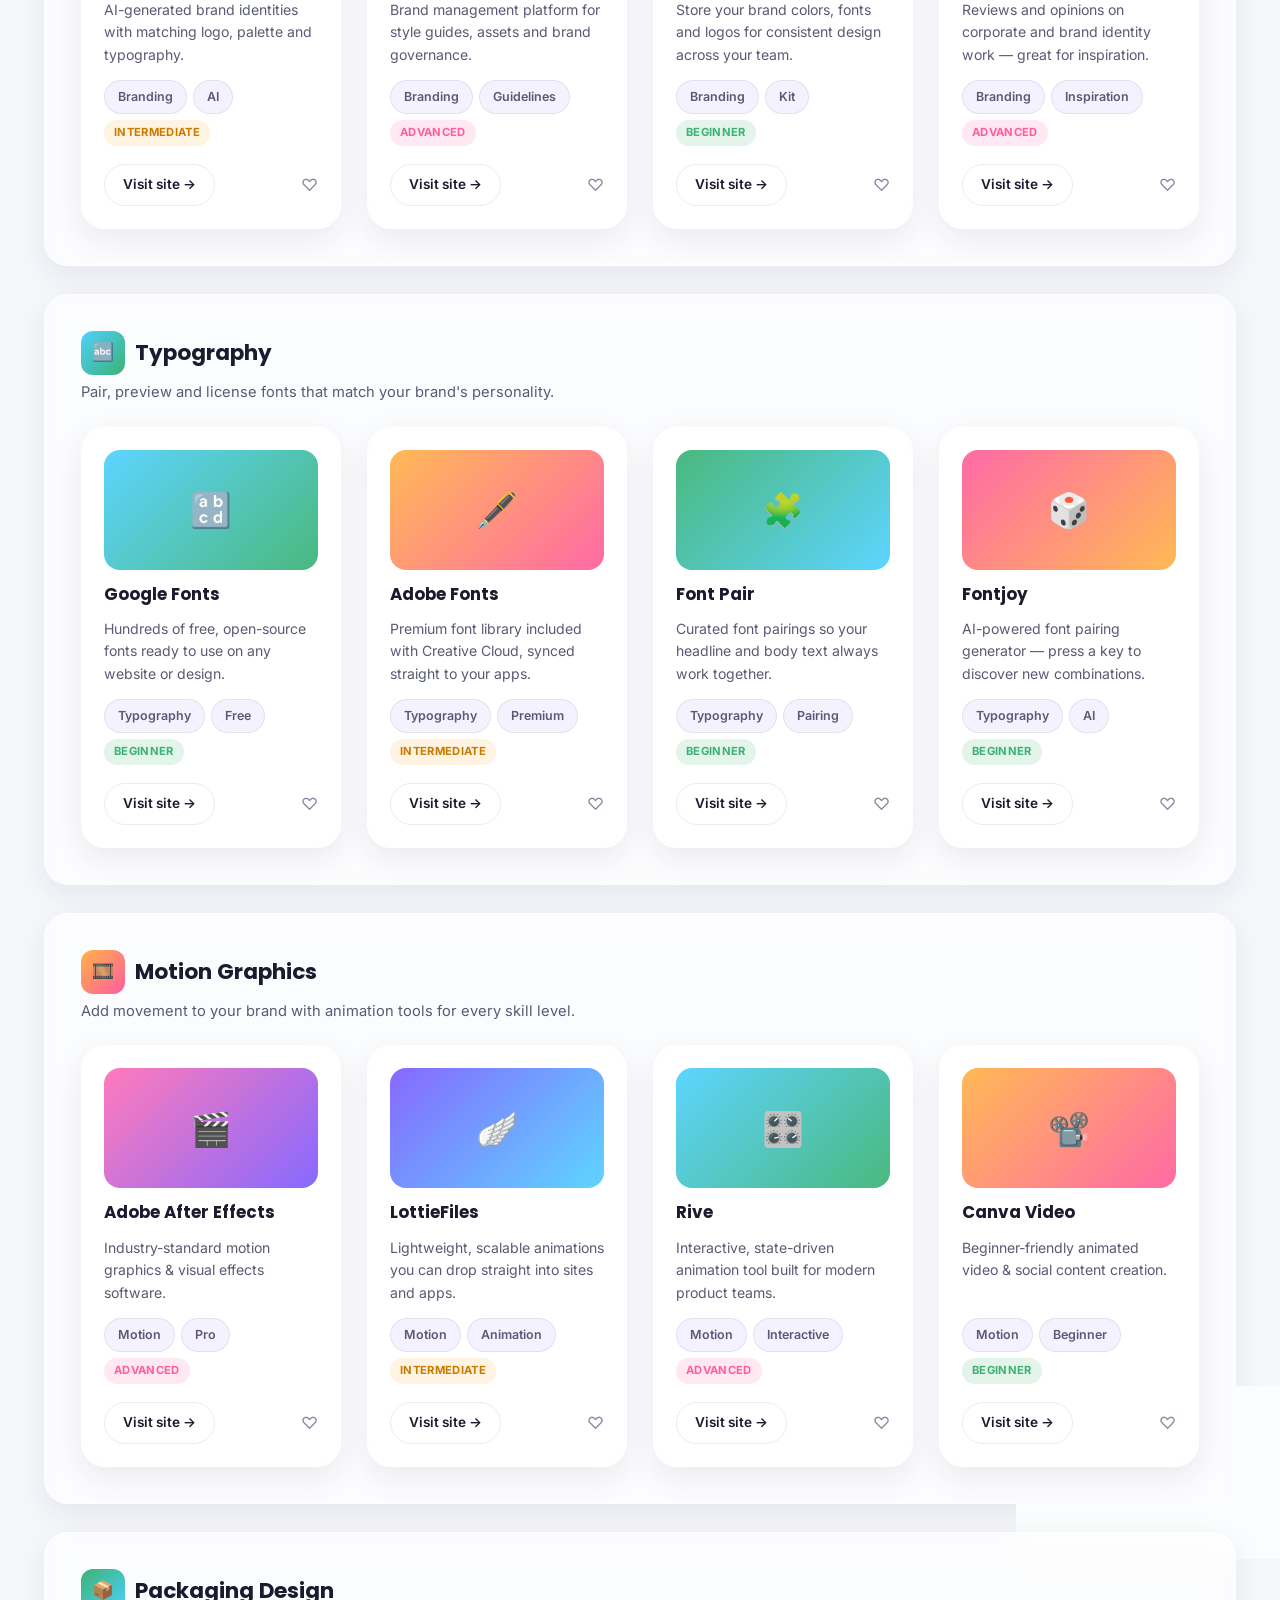
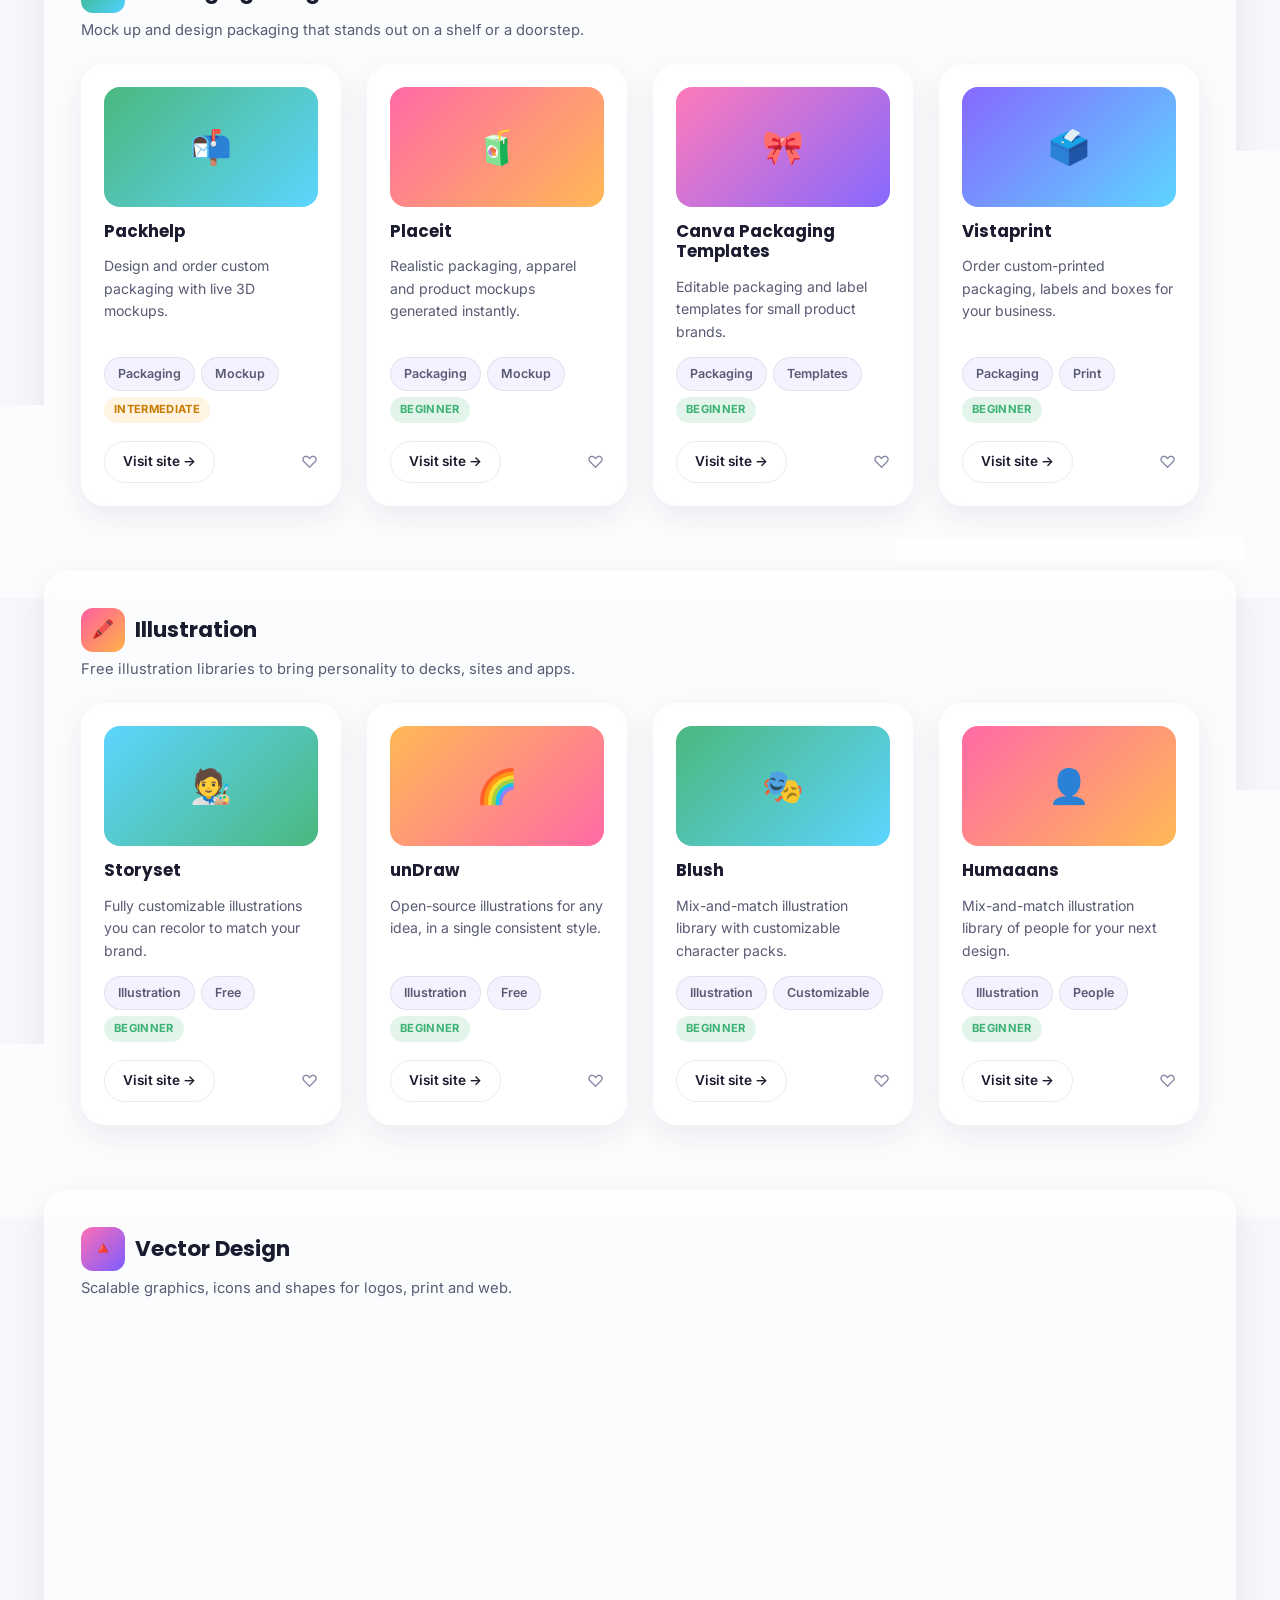
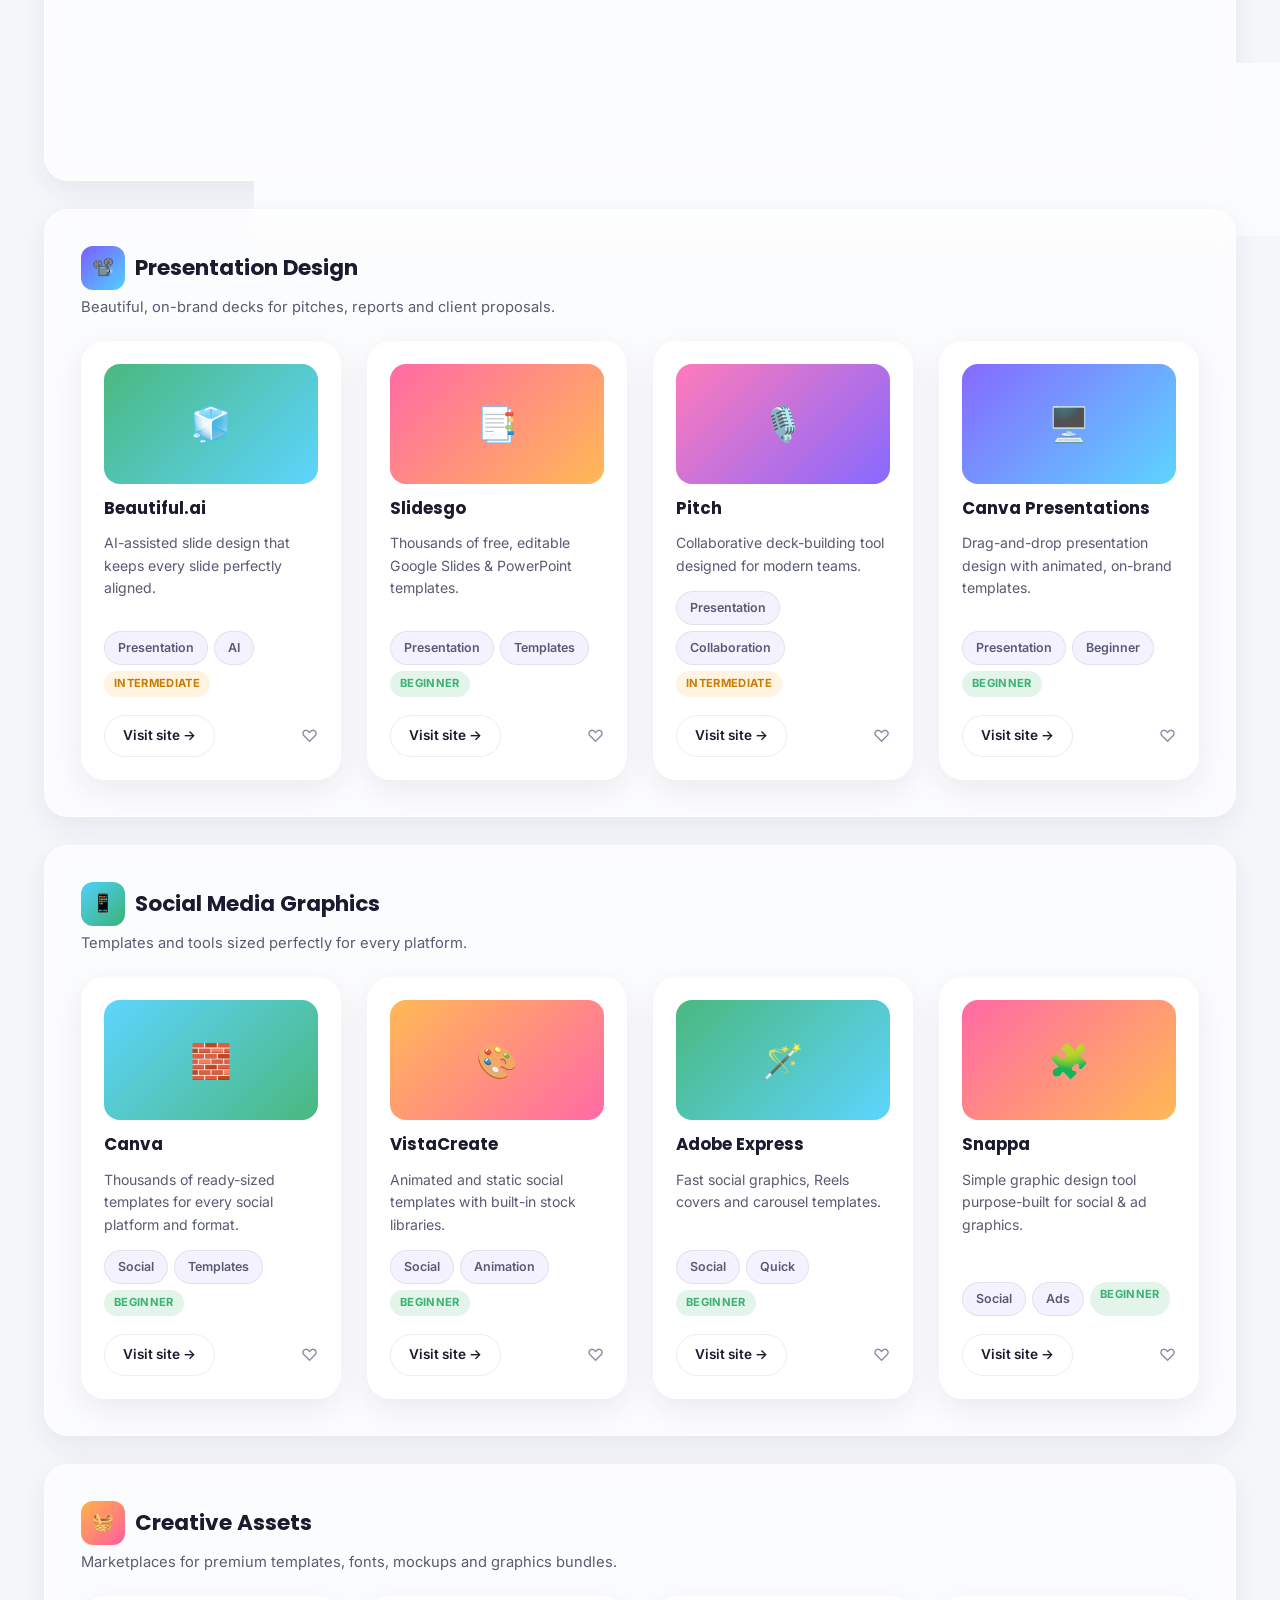
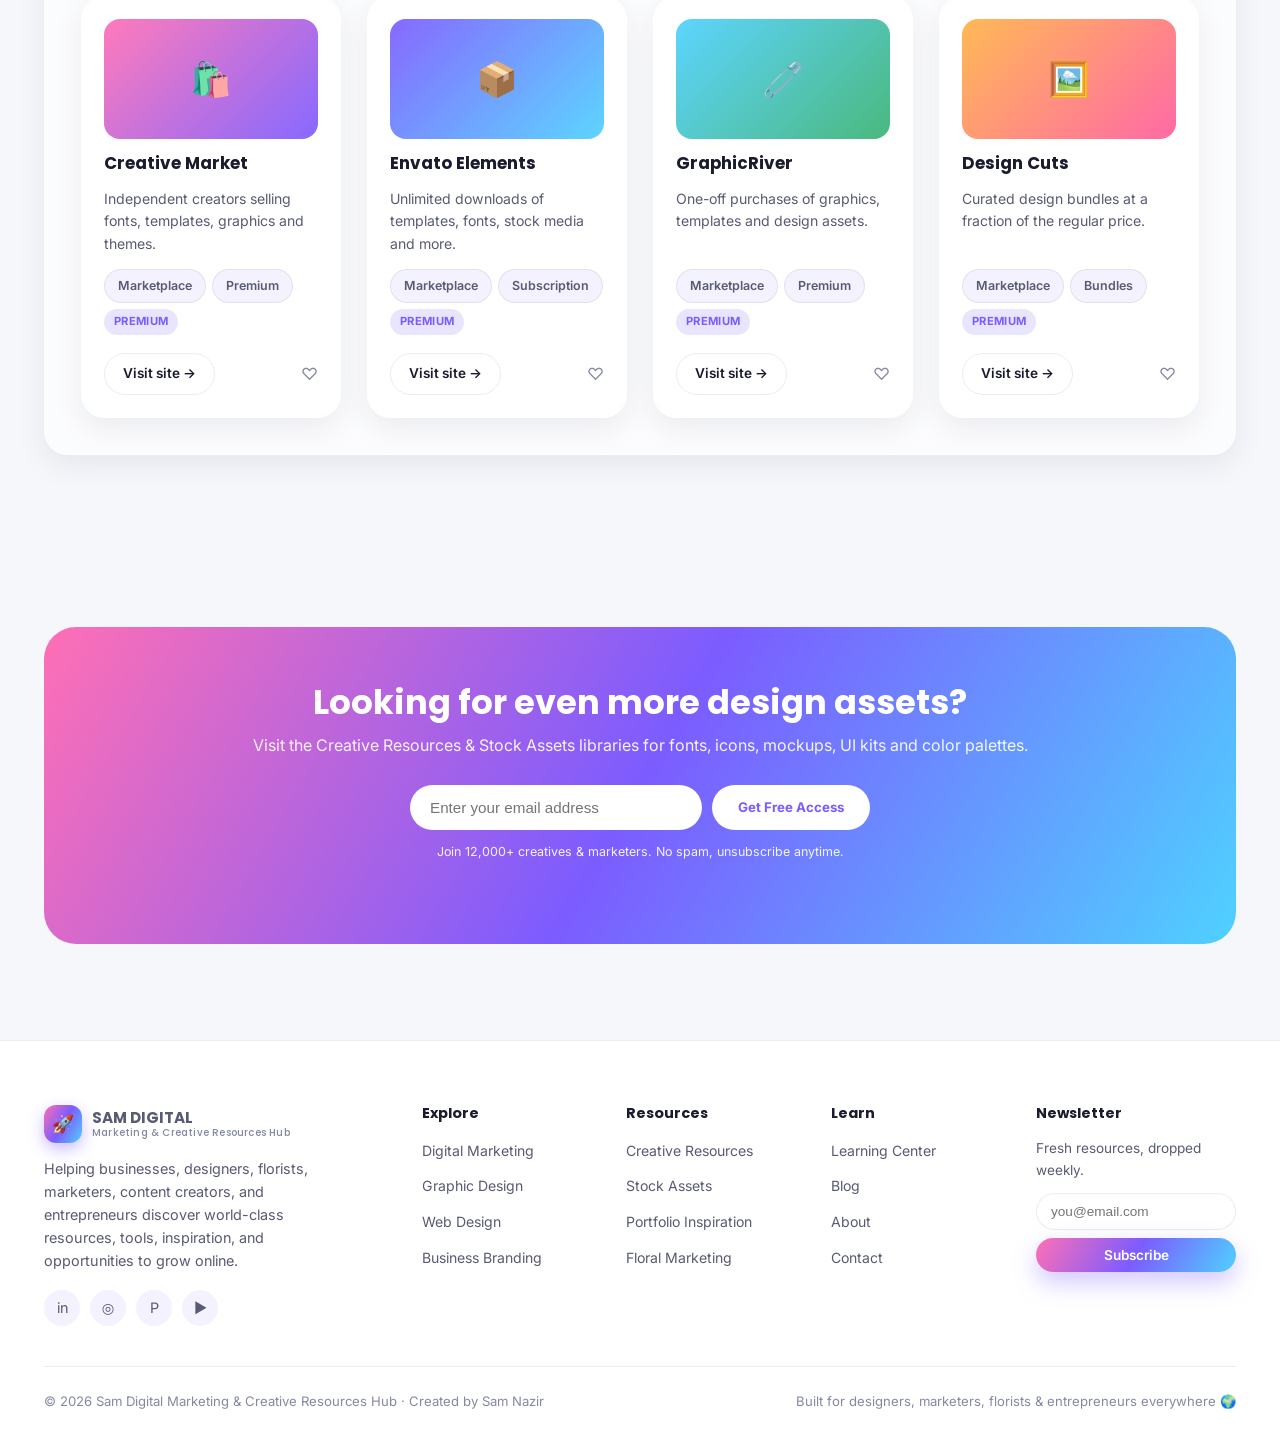
<file: graphic-design.html>
<!DOCTYPE html>
<html lang="en">
<head>
<meta charset="UTF-8">
<meta name="viewport" content="width=device-width, initial-scale=1.0">
<title>Graphic Design Resource Center | Sam Digital Marketing & Creative Resources Hub</title>
<meta name="description" content="Logo design, brand identity, typography, motion graphics, packaging, illustration, vector design, presentation design, social graphics and creative asset marketplaces.">
<meta name="author" content="Sam Nazir">
<meta property="og:title" content="Graphic Design Resource Center | Sam Digital Marketing & Creative Resources Hub">
<meta property="og:description" content="Logo design, brand identity, typography, motion graphics, packaging, illustration, vector design, presentation design, social graphics and creative asset marketplaces.">
<meta property="og:type" content="website">
<meta name="theme-color" content="#7c5cff">
<link rel="icon" href="data:image/svg+xml,<svg xmlns=%22http://www.w3.org/2000/svg%22 viewBox=%220 0 100 100%22><text y=%22.9em%22 font-size=%2290%22>🚀</text></svg>">
<link rel="preconnect" href="https://fonts.googleapis.com">
<link rel="preconnect" href="https://fonts.gstatic.com" crossorigin>
<link href="https://fonts.googleapis.com/css2?family=Poppins:wght@600;700;800&family=Inter:wght@400;500;600;700&display=swap" rel="stylesheet">
<link rel="stylesheet" href="styles.css">
</head>
<body>

<nav class="navbar">
  <div class="container nav-inner">
    <a href="index.html" class="brand">
      <span class="brand-mark">🚀</span>
      <span class="brand-text"><strong>SAM DIGITAL</strong></span>
    </a>
    <ul class="nav-links">
      <li><a href="index.html">Home</a></li>
      <li><a href="digital-marketing.html">Digital Marketing</a></li>
      <li><a href="graphic-design.html">Graphic Design</a></li>
      <li><a href="web-design.html">Web Design</a></li>
      <li><a href="business-branding.html">Business Branding</a></li>
      <li><a href="floral-marketing.html">Floral Marketing</a></li>
      <li><a href="creative-resources.html">Creative Resources</a></li>
      <li><a href="stock-assets.html">Stock Assets</a></li>
      <li><a href="portfolio-inspiration.html">Portfolio Inspiration</a></li>
      <li><a href="learning-center.html">Learning Center</a></li>
      <li><a href="blog.html">Blog</a></li>
      <li><a href="about.html">About</a></li>
      <li><a href="contact.html">Contact</a></li>
    </ul>
    <div class="nav-actions">
      <button class="theme-toggle" aria-label="Toggle dark mode">🌙</button>
      <button class="nav-burger" aria-label="Open menu">☰</button>
    </div>
  </div>
</nav>


  <header class="page-hero">
    <div class="blob-field"><div class="blob blob-1"></div><div class="blob blob-2"></div><div class="blob blob-3"></div></div>
    <div class="container page-hero-inner">
      <div class="crumbs"><a href="index.html">Home</a><span>/</span><span>Graphic Design</span></div>
      <span class="eyebrow">🎨 Graphic Design Resource Center</span>
      <h1>Graphic Design Resource Center</h1>
      <p>Logo design, brand identity, typography, motion graphics and more — curated tools and galleries for every kind of visual project.</p>
    </div>
  </header>
  <section class="section">
    <div class="container">
      <div class="filter-bar" data-filter-group data-filter-target=".resource-card"><button class="filter-chip active" data-filter="all">All</button><button class="filter-chip" data-filter="logo">Logo</button><button class="filter-chip" data-filter="branding">Branding</button><button class="filter-chip" data-filter="typography">Typography</button><button class="filter-chip" data-filter="motion">Motion</button><button class="filter-chip" data-filter="illustration">Illustration</button><button class="filter-chip" data-filter="vector">Vector</button><button class="filter-chip" data-filter="presentation">Presentation</button><button class="filter-chip" data-filter="social">Social</button></div>
      
    <div class="card category-block reveal">
      <div class="category-head">
        <div>
          <h3><span class="category-icon" style="background:linear-gradient(135deg,#ff6fb5,#7c5cff)">🔖</span> Logo Design</h3>
          <p>Build a memorable mark in minutes with AI generators, templates and pro design tools.</p>
        </div>
      </div>
      <div class="grid grid-4">
    <div class="card resource-card reveal" data-tags="logo ai">
      <div class="resource-thumb" style="background:linear-gradient(135deg,#ff6fb5,#7c5cff)">🪄</div>
      <h3>Looka</h3>
      <p class="desc">AI logo generator that produces a full brand kit — logo, colors and fonts — in minutes.</p>
      <div class="resource-meta"><span class="chip">Logo</span><span class="chip">AI</span><span class="badge badge-beginner">Beginner</span></div>
      <div class="resource-foot">
        <a href="https://looka.com" target="_blank" rel="noopener" class="btn btn-outline btn-sm">Visit site →</a>
        <button class="bookmark-btn" data-id="Looka">♡</button>
      </div>
    </div>
    <div class="card resource-card reveal" data-tags="logo templates">
      <div class="resource-thumb" style="background:linear-gradient(135deg,#7c5cff,#4fd1ff)">🎨</div>
      <h3>Canva Logo Maker</h3>
      <p class="desc">Thousands of editable logo templates with drag-and-drop customization.</p>
      <div class="resource-meta"><span class="chip">Logo</span><span class="chip">Templates</span><span class="badge badge-beginner">Beginner</span></div>
      <div class="resource-foot">
        <a href="https://www.canva.com/logos" target="_blank" rel="noopener" class="btn btn-outline btn-sm">Visit site →</a>
        <button class="bookmark-btn" data-id="Canva Logo Maker">♡</button>
      </div>
    </div>
    <div class="card resource-card reveal" data-tags="logo branding">
      <div class="resource-thumb" style="background:linear-gradient(135deg,#4fd1ff,#3bb273)">🏷️</div>
      <h3>Tailor Brands</h3>
      <p class="desc">Logo + full business branding suite, built for small businesses.</p>
      <div class="resource-meta"><span class="chip">Logo</span><span class="chip">Branding</span><span class="badge badge-intermediate">Intermediate</span></div>
      <div class="resource-foot">
        <a href="https://www.tailorbrands.com" target="_blank" rel="noopener" class="btn btn-outline btn-sm">Visit site →</a>
        <button class="bookmark-btn" data-id="Tailor Brands">♡</button>
      </div>
    </div>
    <div class="card resource-card reveal" data-tags="logo free">
      <div class="resource-thumb" style="background:linear-gradient(135deg,#ffb347,#ff5d9e)">✨</div>
      <h3>Adobe Express Logo Maker</h3>
      <p class="desc">Free logo maker from Adobe with professional templates and fonts.</p>
      <div class="resource-meta"><span class="chip">Logo</span><span class="chip">Free</span><span class="badge badge-beginner">Beginner</span></div>
      <div class="resource-foot">
        <a href="https://www.adobe.com/express/create/logo" target="_blank" rel="noopener" class="btn btn-outline btn-sm">Visit site →</a>
        <button class="bookmark-btn" data-id="Adobe Express Logo Maker">♡</button>
      </div>
    </div></div>
    </div>
    <div class="card category-block reveal">
      <div class="category-head">
        <div>
          <h3><span class="category-icon" style="background:linear-gradient(135deg,#7c5cff,#4fd1ff)">🏢</span> Brand Identity</h3>
          <p>Create cohesive visual systems — color, type and imagery that feel like one brand.</p>
        </div>
      </div>
      <div class="grid grid-4">
    <div class="card resource-card reveal" data-tags="branding ai">
      <div class="resource-thumb" style="background:linear-gradient(135deg,#3bb273,#4fd1ff)">🧬</div>
      <h3>Brandmark.io</h3>
      <p class="desc">AI-generated brand identities with matching logo, palette and typography.</p>
      <div class="resource-meta"><span class="chip">Branding</span><span class="chip">AI</span><span class="badge badge-intermediate">Intermediate</span></div>
      <div class="resource-foot">
        <a href="https://brandmark.io" target="_blank" rel="noopener" class="btn btn-outline btn-sm">Visit site →</a>
        <button class="bookmark-btn" data-id="Brandmark.io">♡</button>
      </div>
    </div>
    <div class="card resource-card reveal" data-tags="branding guidelines">
      <div class="resource-thumb" style="background:linear-gradient(135deg,#ff5d9e,#ffb347)">📐</div>
      <h3>Frontify</h3>
      <p class="desc">Brand management platform for style guides, assets and brand governance.</p>
      <div class="resource-meta"><span class="chip">Branding</span><span class="chip">Guidelines</span><span class="badge badge-advanced">Advanced</span></div>
      <div class="resource-foot">
        <a href="https://www.frontify.com" target="_blank" rel="noopener" class="btn btn-outline btn-sm">Visit site →</a>
        <button class="bookmark-btn" data-id="Frontify">♡</button>
      </div>
    </div>
    <div class="card resource-card reveal" data-tags="branding kit">
      <div class="resource-thumb" style="background:linear-gradient(135deg,#ff6fb5,#7c5cff)">🎁</div>
      <h3>Canva Brand Kit</h3>
      <p class="desc">Store your brand colors, fonts and logos for consistent design across your team.</p>
      <div class="resource-meta"><span class="chip">Branding</span><span class="chip">Kit</span><span class="badge badge-beginner">Beginner</span></div>
      <div class="resource-foot">
        <a href="https://www.canva.com/brand-kit" target="_blank" rel="noopener" class="btn btn-outline btn-sm">Visit site →</a>
        <button class="bookmark-btn" data-id="Canva Brand Kit">♡</button>
      </div>
    </div>
    <div class="card resource-card reveal" data-tags="branding inspiration">
      <div class="resource-thumb" style="background:linear-gradient(135deg,#7c5cff,#4fd1ff)">📰</div>
      <h3>Brand New</h3>
      <p class="desc">Reviews and opinions on corporate and brand identity work — great for inspiration.</p>
      <div class="resource-meta"><span class="chip">Branding</span><span class="chip">Inspiration</span><span class="badge badge-advanced">Advanced</span></div>
      <div class="resource-foot">
        <a href="https://www.underconsideration.com/brandnew" target="_blank" rel="noopener" class="btn btn-outline btn-sm">Visit site →</a>
        <button class="bookmark-btn" data-id="Brand New">♡</button>
      </div>
    </div></div>
    </div>
    <div class="card category-block reveal">
      <div class="category-head">
        <div>
          <h3><span class="category-icon" style="background:linear-gradient(135deg,#4fd1ff,#3bb273)">🔤</span> Typography</h3>
          <p>Pair, preview and license fonts that match your brand's personality.</p>
        </div>
      </div>
      <div class="grid grid-4">
    <div class="card resource-card reveal" data-tags="typography free">
      <div class="resource-thumb" style="background:linear-gradient(135deg,#4fd1ff,#3bb273)">🔡</div>
      <h3>Google Fonts</h3>
      <p class="desc">Hundreds of free, open-source fonts ready to use on any website or design.</p>
      <div class="resource-meta"><span class="chip">Typography</span><span class="chip">Free</span><span class="badge badge-beginner">Beginner</span></div>
      <div class="resource-foot">
        <a href="https://fonts.google.com" target="_blank" rel="noopener" class="btn btn-outline btn-sm">Visit site →</a>
        <button class="bookmark-btn" data-id="Google Fonts">♡</button>
      </div>
    </div>
    <div class="card resource-card reveal" data-tags="typography premium">
      <div class="resource-thumb" style="background:linear-gradient(135deg,#ffb347,#ff5d9e)">🖋️</div>
      <h3>Adobe Fonts</h3>
      <p class="desc">Premium font library included with Creative Cloud, synced straight to your apps.</p>
      <div class="resource-meta"><span class="chip">Typography</span><span class="chip">Premium</span><span class="badge badge-intermediate">Intermediate</span></div>
      <div class="resource-foot">
        <a href="https://fonts.adobe.com" target="_blank" rel="noopener" class="btn btn-outline btn-sm">Visit site →</a>
        <button class="bookmark-btn" data-id="Adobe Fonts">♡</button>
      </div>
    </div>
    <div class="card resource-card reveal" data-tags="typography pairing">
      <div class="resource-thumb" style="background:linear-gradient(135deg,#3bb273,#4fd1ff)">🧩</div>
      <h3>Font Pair</h3>
      <p class="desc">Curated font pairings so your headline and body text always work together.</p>
      <div class="resource-meta"><span class="chip">Typography</span><span class="chip">Pairing</span><span class="badge badge-beginner">Beginner</span></div>
      <div class="resource-foot">
        <a href="https://www.fontpair.co" target="_blank" rel="noopener" class="btn btn-outline btn-sm">Visit site →</a>
        <button class="bookmark-btn" data-id="Font Pair">♡</button>
      </div>
    </div>
    <div class="card resource-card reveal" data-tags="typography ai">
      <div class="resource-thumb" style="background:linear-gradient(135deg,#ff5d9e,#ffb347)">🎲</div>
      <h3>Fontjoy</h3>
      <p class="desc">AI-powered font pairing generator — press a key to discover new combinations.</p>
      <div class="resource-meta"><span class="chip">Typography</span><span class="chip">AI</span><span class="badge badge-beginner">Beginner</span></div>
      <div class="resource-foot">
        <a href="https://fontjoy.com" target="_blank" rel="noopener" class="btn btn-outline btn-sm">Visit site →</a>
        <button class="bookmark-btn" data-id="Fontjoy">♡</button>
      </div>
    </div></div>
    </div>
    <div class="card category-block reveal">
      <div class="category-head">
        <div>
          <h3><span class="category-icon" style="background:linear-gradient(135deg,#ffb347,#ff5d9e)">🎞️</span> Motion Graphics</h3>
          <p>Add movement to your brand with animation tools for every skill level.</p>
        </div>
      </div>
      <div class="grid grid-4">
    <div class="card resource-card reveal" data-tags="motion pro">
      <div class="resource-thumb" style="background:linear-gradient(135deg,#ff6fb5,#7c5cff)">🎬</div>
      <h3>Adobe After Effects</h3>
      <p class="desc">Industry-standard motion graphics &amp; visual effects software.</p>
      <div class="resource-meta"><span class="chip">Motion</span><span class="chip">Pro</span><span class="badge badge-advanced">Advanced</span></div>
      <div class="resource-foot">
        <a href="https://www.adobe.com/products/aftereffects.html" target="_blank" rel="noopener" class="btn btn-outline btn-sm">Visit site →</a>
        <button class="bookmark-btn" data-id="Adobe After Effects">♡</button>
      </div>
    </div>
    <div class="card resource-card reveal" data-tags="motion animation">
      <div class="resource-thumb" style="background:linear-gradient(135deg,#7c5cff,#4fd1ff)">🪽</div>
      <h3>LottieFiles</h3>
      <p class="desc">Lightweight, scalable animations you can drop straight into sites and apps.</p>
      <div class="resource-meta"><span class="chip">Motion</span><span class="chip">Animation</span><span class="badge badge-intermediate">Intermediate</span></div>
      <div class="resource-foot">
        <a href="https://lottiefiles.com" target="_blank" rel="noopener" class="btn btn-outline btn-sm">Visit site →</a>
        <button class="bookmark-btn" data-id="LottieFiles">♡</button>
      </div>
    </div>
    <div class="card resource-card reveal" data-tags="motion interactive">
      <div class="resource-thumb" style="background:linear-gradient(135deg,#4fd1ff,#3bb273)">🎛️</div>
      <h3>Rive</h3>
      <p class="desc">Interactive, state-driven animation tool built for modern product teams.</p>
      <div class="resource-meta"><span class="chip">Motion</span><span class="chip">Interactive</span><span class="badge badge-advanced">Advanced</span></div>
      <div class="resource-foot">
        <a href="https://rive.app" target="_blank" rel="noopener" class="btn btn-outline btn-sm">Visit site →</a>
        <button class="bookmark-btn" data-id="Rive">♡</button>
      </div>
    </div>
    <div class="card resource-card reveal" data-tags="motion beginner">
      <div class="resource-thumb" style="background:linear-gradient(135deg,#ffb347,#ff5d9e)">📽️</div>
      <h3>Canva Video</h3>
      <p class="desc">Beginner-friendly animated video &amp; social content creation.</p>
      <div class="resource-meta"><span class="chip">Motion</span><span class="chip">Beginner</span><span class="badge badge-beginner">Beginner</span></div>
      <div class="resource-foot">
        <a href="https://www.canva.com/video-editor" target="_blank" rel="noopener" class="btn btn-outline btn-sm">Visit site →</a>
        <button class="bookmark-btn" data-id="Canva Video">♡</button>
      </div>
    </div></div>
    </div>
    <div class="card category-block reveal">
      <div class="category-head">
        <div>
          <h3><span class="category-icon" style="background:linear-gradient(135deg,#3bb273,#4fd1ff)">📦</span> Packaging Design</h3>
          <p>Mock up and design packaging that stands out on a shelf or a doorstep.</p>
        </div>
      </div>
      <div class="grid grid-4">
    <div class="card resource-card reveal" data-tags="packaging mockup">
      <div class="resource-thumb" style="background:linear-gradient(135deg,#3bb273,#4fd1ff)">📬</div>
      <h3>Packhelp</h3>
      <p class="desc">Design and order custom packaging with live 3D mockups.</p>
      <div class="resource-meta"><span class="chip">Packaging</span><span class="chip">Mockup</span><span class="badge badge-intermediate">Intermediate</span></div>
      <div class="resource-foot">
        <a href="https://packhelp.com" target="_blank" rel="noopener" class="btn btn-outline btn-sm">Visit site →</a>
        <button class="bookmark-btn" data-id="Packhelp">♡</button>
      </div>
    </div>
    <div class="card resource-card reveal" data-tags="packaging mockup">
      <div class="resource-thumb" style="background:linear-gradient(135deg,#ff5d9e,#ffb347)">🧃</div>
      <h3>Placeit</h3>
      <p class="desc">Realistic packaging, apparel and product mockups generated instantly.</p>
      <div class="resource-meta"><span class="chip">Packaging</span><span class="chip">Mockup</span><span class="badge badge-beginner">Beginner</span></div>
      <div class="resource-foot">
        <a href="https://placeit.net" target="_blank" rel="noopener" class="btn btn-outline btn-sm">Visit site →</a>
        <button class="bookmark-btn" data-id="Placeit">♡</button>
      </div>
    </div>
    <div class="card resource-card reveal" data-tags="packaging templates">
      <div class="resource-thumb" style="background:linear-gradient(135deg,#ff6fb5,#7c5cff)">🎀</div>
      <h3>Canva Packaging Templates</h3>
      <p class="desc">Editable packaging and label templates for small product brands.</p>
      <div class="resource-meta"><span class="chip">Packaging</span><span class="chip">Templates</span><span class="badge badge-beginner">Beginner</span></div>
      <div class="resource-foot">
        <a href="https://www.canva.com" target="_blank" rel="noopener" class="btn btn-outline btn-sm">Visit site →</a>
        <button class="bookmark-btn" data-id="Canva Packaging Templates">♡</button>
      </div>
    </div>
    <div class="card resource-card reveal" data-tags="packaging print">
      <div class="resource-thumb" style="background:linear-gradient(135deg,#7c5cff,#4fd1ff)">🗳️</div>
      <h3>Vistaprint</h3>
      <p class="desc">Order custom-printed packaging, labels and boxes for your business.</p>
      <div class="resource-meta"><span class="chip">Packaging</span><span class="chip">Print</span><span class="badge badge-beginner">Beginner</span></div>
      <div class="resource-foot">
        <a href="https://www.vistaprint.com" target="_blank" rel="noopener" class="btn btn-outline btn-sm">Visit site →</a>
        <button class="bookmark-btn" data-id="Vistaprint">♡</button>
      </div>
    </div></div>
    </div>
    <div class="card category-block reveal">
      <div class="category-head">
        <div>
          <h3><span class="category-icon" style="background:linear-gradient(135deg,#ff5d9e,#ffb347)">🖍️</span> Illustration</h3>
          <p>Free illustration libraries to bring personality to decks, sites and apps.</p>
        </div>
      </div>
      <div class="grid grid-4">
    <div class="card resource-card reveal" data-tags="illustration free">
      <div class="resource-thumb" style="background:linear-gradient(135deg,#4fd1ff,#3bb273)">🧑‍🎨</div>
      <h3>Storyset</h3>
      <p class="desc">Fully customizable illustrations you can recolor to match your brand.</p>
      <div class="resource-meta"><span class="chip">Illustration</span><span class="chip">Free</span><span class="badge badge-beginner">Beginner</span></div>
      <div class="resource-foot">
        <a href="https://storyset.com" target="_blank" rel="noopener" class="btn btn-outline btn-sm">Visit site →</a>
        <button class="bookmark-btn" data-id="Storyset">♡</button>
      </div>
    </div>
    <div class="card resource-card reveal" data-tags="illustration free">
      <div class="resource-thumb" style="background:linear-gradient(135deg,#ffb347,#ff5d9e)">🌈</div>
      <h3>unDraw</h3>
      <p class="desc">Open-source illustrations for any idea, in a single consistent style.</p>
      <div class="resource-meta"><span class="chip">Illustration</span><span class="chip">Free</span><span class="badge badge-beginner">Beginner</span></div>
      <div class="resource-foot">
        <a href="https://undraw.co" target="_blank" rel="noopener" class="btn btn-outline btn-sm">Visit site →</a>
        <button class="bookmark-btn" data-id="unDraw">♡</button>
      </div>
    </div>
    <div class="card resource-card reveal" data-tags="illustration customizable">
      <div class="resource-thumb" style="background:linear-gradient(135deg,#3bb273,#4fd1ff)">🎭</div>
      <h3>Blush</h3>
      <p class="desc">Mix-and-match illustration library with customizable character packs.</p>
      <div class="resource-meta"><span class="chip">Illustration</span><span class="chip">Customizable</span><span class="badge badge-beginner">Beginner</span></div>
      <div class="resource-foot">
        <a href="https://blush.design" target="_blank" rel="noopener" class="btn btn-outline btn-sm">Visit site →</a>
        <button class="bookmark-btn" data-id="Blush">♡</button>
      </div>
    </div>
    <div class="card resource-card reveal" data-tags="illustration people">
      <div class="resource-thumb" style="background:linear-gradient(135deg,#ff5d9e,#ffb347)">👤</div>
      <h3>Humaaans</h3>
      <p class="desc">Mix-and-match illustration library of people for your next design.</p>
      <div class="resource-meta"><span class="chip">Illustration</span><span class="chip">People</span><span class="badge badge-beginner">Beginner</span></div>
      <div class="resource-foot">
        <a href="https://www.humaaans.com" target="_blank" rel="noopener" class="btn btn-outline btn-sm">Visit site →</a>
        <button class="bookmark-btn" data-id="Humaaans">♡</button>
      </div>
    </div></div>
    </div>
    <div class="card category-block reveal">
      <div class="category-head">
        <div>
          <h3><span class="category-icon" style="background:linear-gradient(135deg,#ff6fb5,#7c5cff)">🔺</span> Vector Design</h3>
          <p>Scalable graphics, icons and shapes for logos, print and web.</p>
        </div>
      </div>
      <div class="grid grid-4">
    <div class="card resource-card reveal" data-tags="vector free">
      <div class="resource-thumb" style="background:linear-gradient(135deg,#ff6fb5,#7c5cff)">🧵</div>
      <h3>Vecteezy</h3>
      <p class="desc">Huge library of free &amp; premium vector graphics, icons and illustrations.</p>
      <div class="resource-meta"><span class="chip">Vector</span><span class="chip">Free</span><span class="badge badge-beginner">Beginner</span></div>
      <div class="resource-foot">
        <a href="https://www.vecteezy.com" target="_blank" rel="noopener" class="btn btn-outline btn-sm">Visit site →</a>
        <button class="bookmark-btn" data-id="Vecteezy">♡</button>
      </div>
    </div>
    <div class="card resource-card reveal" data-tags="vector free">
      <div class="resource-thumb" style="background:linear-gradient(135deg,#7c5cff,#4fd1ff)">🧮</div>
      <h3>Freepik</h3>
      <p class="desc">Massive catalog of vectors, PSDs and templates for every niche.</p>
      <div class="resource-meta"><span class="chip">Vector</span><span class="chip">Free</span><span class="badge badge-beginner">Beginner</span></div>
      <div class="resource-foot">
        <a href="https://www.freepik.com" target="_blank" rel="noopener" class="btn btn-outline btn-sm">Visit site →</a>
        <button class="bookmark-btn" data-id="Freepik">♡</button>
      </div>
    </div>
    <div class="card resource-card reveal" data-tags="vector svg">
      <div class="resource-thumb" style="background:linear-gradient(135deg,#4fd1ff,#3bb273)">🧷</div>
      <h3>SVG Repo</h3>
      <p class="desc">Searchable library of free SVG vectors and icons for any project.</p>
      <div class="resource-meta"><span class="chip">Vector</span><span class="chip">SVG</span><span class="badge badge-beginner">Beginner</span></div>
      <div class="resource-foot">
        <a href="https://www.svgrepo.com" target="_blank" rel="noopener" class="btn btn-outline btn-sm">Visit site →</a>
        <button class="bookmark-btn" data-id="SVG Repo">♡</button>
      </div>
    </div>
    <div class="card resource-card reveal" data-tags="vector editor">
      <div class="resource-thumb" style="background:linear-gradient(135deg,#ffb347,#ff5d9e)">✏️</div>
      <h3>Vectr</h3>
      <p class="desc">Free, simple vector graphics editor that runs right in your browser.</p>
      <div class="resource-meta"><span class="chip">Vector</span><span class="chip">Editor</span><span class="badge badge-beginner">Beginner</span></div>
      <div class="resource-foot">
        <a href="https://vectr.com" target="_blank" rel="noopener" class="btn btn-outline btn-sm">Visit site →</a>
        <button class="bookmark-btn" data-id="Vectr">♡</button>
      </div>
    </div></div>
    </div>
    <div class="card category-block reveal">
      <div class="category-head">
        <div>
          <h3><span class="category-icon" style="background:linear-gradient(135deg,#7c5cff,#4fd1ff)">📽️</span> Presentation Design</h3>
          <p>Beautiful, on-brand decks for pitches, reports and client proposals.</p>
        </div>
      </div>
      <div class="grid grid-4">
    <div class="card resource-card reveal" data-tags="presentation ai">
      <div class="resource-thumb" style="background:linear-gradient(135deg,#3bb273,#4fd1ff)">🧊</div>
      <h3>Beautiful.ai</h3>
      <p class="desc">AI-assisted slide design that keeps every slide perfectly aligned.</p>
      <div class="resource-meta"><span class="chip">Presentation</span><span class="chip">AI</span><span class="badge badge-intermediate">Intermediate</span></div>
      <div class="resource-foot">
        <a href="https://www.beautiful.ai" target="_blank" rel="noopener" class="btn btn-outline btn-sm">Visit site →</a>
        <button class="bookmark-btn" data-id="Beautiful.ai">♡</button>
      </div>
    </div>
    <div class="card resource-card reveal" data-tags="presentation templates">
      <div class="resource-thumb" style="background:linear-gradient(135deg,#ff5d9e,#ffb347)">📑</div>
      <h3>Slidesgo</h3>
      <p class="desc">Thousands of free, editable Google Slides &amp; PowerPoint templates.</p>
      <div class="resource-meta"><span class="chip">Presentation</span><span class="chip">Templates</span><span class="badge badge-beginner">Beginner</span></div>
      <div class="resource-foot">
        <a href="https://slidesgo.com" target="_blank" rel="noopener" class="btn btn-outline btn-sm">Visit site →</a>
        <button class="bookmark-btn" data-id="Slidesgo">♡</button>
      </div>
    </div>
    <div class="card resource-card reveal" data-tags="presentation collaboration">
      <div class="resource-thumb" style="background:linear-gradient(135deg,#ff6fb5,#7c5cff)">🎙️</div>
      <h3>Pitch</h3>
      <p class="desc">Collaborative deck-building tool designed for modern teams.</p>
      <div class="resource-meta"><span class="chip">Presentation</span><span class="chip">Collaboration</span><span class="badge badge-intermediate">Intermediate</span></div>
      <div class="resource-foot">
        <a href="https://pitch.com" target="_blank" rel="noopener" class="btn btn-outline btn-sm">Visit site →</a>
        <button class="bookmark-btn" data-id="Pitch">♡</button>
      </div>
    </div>
    <div class="card resource-card reveal" data-tags="presentation beginner">
      <div class="resource-thumb" style="background:linear-gradient(135deg,#7c5cff,#4fd1ff)">🖥️</div>
      <h3>Canva Presentations</h3>
      <p class="desc">Drag-and-drop presentation design with animated, on-brand templates.</p>
      <div class="resource-meta"><span class="chip">Presentation</span><span class="chip">Beginner</span><span class="badge badge-beginner">Beginner</span></div>
      <div class="resource-foot">
        <a href="https://www.canva.com/presentations" target="_blank" rel="noopener" class="btn btn-outline btn-sm">Visit site →</a>
        <button class="bookmark-btn" data-id="Canva Presentations">♡</button>
      </div>
    </div></div>
    </div>
    <div class="card category-block reveal">
      <div class="category-head">
        <div>
          <h3><span class="category-icon" style="background:linear-gradient(135deg,#4fd1ff,#3bb273)">📱</span> Social Media Graphics</h3>
          <p>Templates and tools sized perfectly for every platform.</p>
        </div>
      </div>
      <div class="grid grid-4">
    <div class="card resource-card reveal" data-tags="social templates">
      <div class="resource-thumb" style="background:linear-gradient(135deg,#4fd1ff,#3bb273)">🧱</div>
      <h3>Canva</h3>
      <p class="desc">Thousands of ready-sized templates for every social platform and format.</p>
      <div class="resource-meta"><span class="chip">Social</span><span class="chip">Templates</span><span class="badge badge-beginner">Beginner</span></div>
      <div class="resource-foot">
        <a href="https://www.canva.com" target="_blank" rel="noopener" class="btn btn-outline btn-sm">Visit site →</a>
        <button class="bookmark-btn" data-id="Canva">♡</button>
      </div>
    </div>
    <div class="card resource-card reveal" data-tags="social animation">
      <div class="resource-thumb" style="background:linear-gradient(135deg,#ffb347,#ff5d9e)">🎨</div>
      <h3>VistaCreate</h3>
      <p class="desc">Animated and static social templates with built-in stock libraries.</p>
      <div class="resource-meta"><span class="chip">Social</span><span class="chip">Animation</span><span class="badge badge-beginner">Beginner</span></div>
      <div class="resource-foot">
        <a href="https://vistacreate.com" target="_blank" rel="noopener" class="btn btn-outline btn-sm">Visit site →</a>
        <button class="bookmark-btn" data-id="VistaCreate">♡</button>
      </div>
    </div>
    <div class="card resource-card reveal" data-tags="social quick">
      <div class="resource-thumb" style="background:linear-gradient(135deg,#3bb273,#4fd1ff)">🪄</div>
      <h3>Adobe Express</h3>
      <p class="desc">Fast social graphics, Reels covers and carousel templates.</p>
      <div class="resource-meta"><span class="chip">Social</span><span class="chip">Quick</span><span class="badge badge-beginner">Beginner</span></div>
      <div class="resource-foot">
        <a href="https://www.adobe.com/express" target="_blank" rel="noopener" class="btn btn-outline btn-sm">Visit site →</a>
        <button class="bookmark-btn" data-id="Adobe Express">♡</button>
      </div>
    </div>
    <div class="card resource-card reveal" data-tags="social ads">
      <div class="resource-thumb" style="background:linear-gradient(135deg,#ff5d9e,#ffb347)">🧩</div>
      <h3>Snappa</h3>
      <p class="desc">Simple graphic design tool purpose-built for social &amp; ad graphics.</p>
      <div class="resource-meta"><span class="chip">Social</span><span class="chip">Ads</span><span class="badge badge-beginner">Beginner</span></div>
      <div class="resource-foot">
        <a href="https://snappa.com" target="_blank" rel="noopener" class="btn btn-outline btn-sm">Visit site →</a>
        <button class="bookmark-btn" data-id="Snappa">♡</button>
      </div>
    </div></div>
    </div>
    <div class="card category-block reveal">
      <div class="category-head">
        <div>
          <h3><span class="category-icon" style="background:linear-gradient(135deg,#ffb347,#ff5d9e)">🧺</span> Creative Assets</h3>
          <p>Marketplaces for premium templates, fonts, mockups and graphics bundles.</p>
        </div>
      </div>
      <div class="grid grid-4">
    <div class="card resource-card reveal" data-tags="marketplace premium">
      <div class="resource-thumb" style="background:linear-gradient(135deg,#ff6fb5,#7c5cff)">🛍️</div>
      <h3>Creative Market</h3>
      <p class="desc">Independent creators selling fonts, templates, graphics and themes.</p>
      <div class="resource-meta"><span class="chip">Marketplace</span><span class="chip">Premium</span><span class="badge badge-premium">Premium</span></div>
      <div class="resource-foot">
        <a href="https://creativemarket.com" target="_blank" rel="noopener" class="btn btn-outline btn-sm">Visit site →</a>
        <button class="bookmark-btn" data-id="Creative Market">♡</button>
      </div>
    </div>
    <div class="card resource-card reveal" data-tags="marketplace subscription">
      <div class="resource-thumb" style="background:linear-gradient(135deg,#7c5cff,#4fd1ff)">📦</div>
      <h3>Envato Elements</h3>
      <p class="desc">Unlimited downloads of templates, fonts, stock media and more.</p>
      <div class="resource-meta"><span class="chip">Marketplace</span><span class="chip">Subscription</span><span class="badge badge-premium">Premium</span></div>
      <div class="resource-foot">
        <a href="https://elements.envato.com" target="_blank" rel="noopener" class="btn btn-outline btn-sm">Visit site →</a>
        <button class="bookmark-btn" data-id="Envato Elements">♡</button>
      </div>
    </div>
    <div class="card resource-card reveal" data-tags="marketplace premium">
      <div class="resource-thumb" style="background:linear-gradient(135deg,#4fd1ff,#3bb273)">🧷</div>
      <h3>GraphicRiver</h3>
      <p class="desc">One-off purchases of graphics, templates and design assets.</p>
      <div class="resource-meta"><span class="chip">Marketplace</span><span class="chip">Premium</span><span class="badge badge-premium">Premium</span></div>
      <div class="resource-foot">
        <a href="https://graphicriver.net" target="_blank" rel="noopener" class="btn btn-outline btn-sm">Visit site →</a>
        <button class="bookmark-btn" data-id="GraphicRiver">♡</button>
      </div>
    </div>
    <div class="card resource-card reveal" data-tags="marketplace bundles">
      <div class="resource-thumb" style="background:linear-gradient(135deg,#ffb347,#ff5d9e)">🖼️</div>
      <h3>Design Cuts</h3>
      <p class="desc">Curated design bundles at a fraction of the regular price.</p>
      <div class="resource-meta"><span class="chip">Marketplace</span><span class="chip">Bundles</span><span class="badge badge-premium">Premium</span></div>
      <div class="resource-foot">
        <a href="https://www.designcuts.com" target="_blank" rel="noopener" class="btn btn-outline btn-sm">Visit site →</a>
        <button class="bookmark-btn" data-id="Design Cuts">♡</button>
      </div>
    </div></div>
    </div>
    </div>
  </section>
  <section class="section section--tight">
    <div class="container">
      <div class="cta-band reveal">
        <h2>Looking for even more design assets?</h2>
        <p>Visit the Creative Resources &amp; Stock Assets libraries for fonts, icons, mockups, UI kits and color palettes.</p>
        <form class="newsletter-form" data-fake-submit>
          <input type="email" required placeholder="Enter your email address">
          <button type="submit">Get Free Access</button>
        </form>
        <p class="form-note">Join 12,000+ creatives &amp; marketers. No spam, unsubscribe anytime.</p>
      </div>
    </div>
  </section>

<footer>
  <div class="container">
    <div class="footer-grid">
      <div class="footer-brand">
        <a href="index.html" class="brand"><span class="brand-mark">🚀</span><span class="brand-text"><strong>SAM DIGITAL</strong><small>Marketing &amp; Creative Resources Hub</small></span></a>
        <p>Helping businesses, designers, florists, marketers, content creators, and entrepreneurs discover world-class resources, tools, inspiration, and opportunities to grow online.</p>
        <div class="social-row">
          <a href="https://www.linkedin.com/" target="_blank" rel="noopener" aria-label="LinkedIn">in</a>
          <a href="https://www.instagram.com/" target="_blank" rel="noopener" aria-label="Instagram">◎</a>
          <a href="https://www.pinterest.com/" target="_blank" rel="noopener" aria-label="Pinterest">P</a>
          <a href="https://www.youtube.com/" target="_blank" rel="noopener" aria-label="YouTube">▶</a>
        </div>
      </div>
      <div>
        <h4>Explore</h4>
        <ul>
          <li><a href="digital-marketing.html">Digital Marketing</a></li>
          <li><a href="graphic-design.html">Graphic Design</a></li>
          <li><a href="web-design.html">Web Design</a></li>
          <li><a href="business-branding.html">Business Branding</a></li>
        </ul>
      </div>
      <div>
        <h4>Resources</h4>
        <ul>
          <li><a href="creative-resources.html">Creative Resources</a></li>
          <li><a href="stock-assets.html">Stock Assets</a></li>
          <li><a href="portfolio-inspiration.html">Portfolio Inspiration</a></li>
          <li><a href="floral-marketing.html">Floral Marketing</a></li>
        </ul>
      </div>
      <div>
        <h4>Learn</h4>
        <ul>
          <li><a href="learning-center.html">Learning Center</a></li>
          <li><a href="blog.html">Blog</a></li>
          <li><a href="about.html">About</a></li>
          <li><a href="contact.html">Contact</a></li>
        </ul>
      </div>
      <div>
        <h4>Newsletter</h4>
        <p style="font-size:.85rem;color:var(--text-dim);margin-bottom:12px">Fresh resources, dropped weekly.</p>
        <form data-fake-submit style="display:flex;flex-direction:column;gap:8px">
          <input type="email" required placeholder="you@email.com" style="padding:10px 14px;border-radius:999px;border:1px solid var(--border);background:var(--bg-elev);color:var(--text);font-size:.85rem">
          <button class="btn btn-primary btn-sm" type="submit">Subscribe</button>
        </form>
      </div>
    </div>
    <div class="footer-bottom">
      <span>© <span data-year></span> Sam Digital Marketing &amp; Creative Resources Hub · Created by Sam Nazir</span>
      <span>Built for designers, marketers, florists &amp; entrepreneurs everywhere 🌍</span>
    </div>
  </div>
</footer>

<button class="back-to-top" aria-label="Back to top">↑</button>
<script src="script.js"></script>
</body>
</html>
</file>
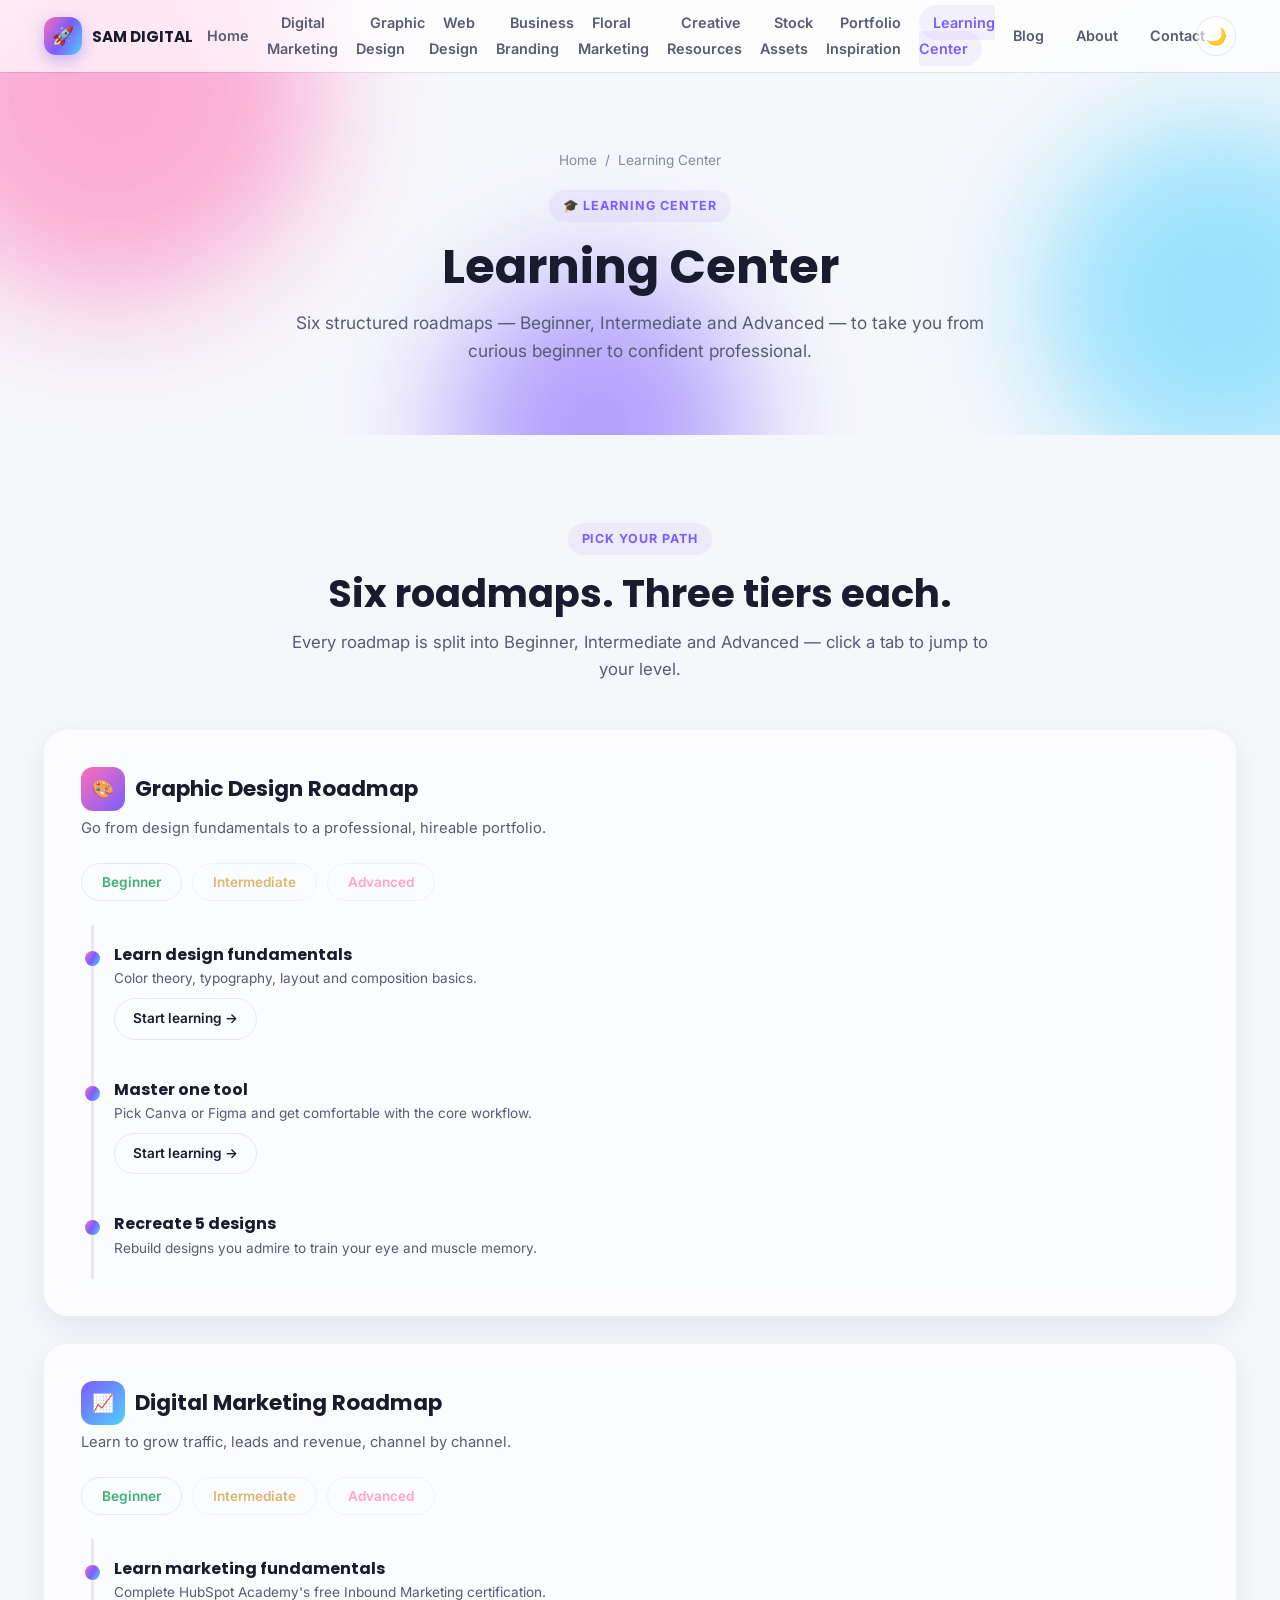
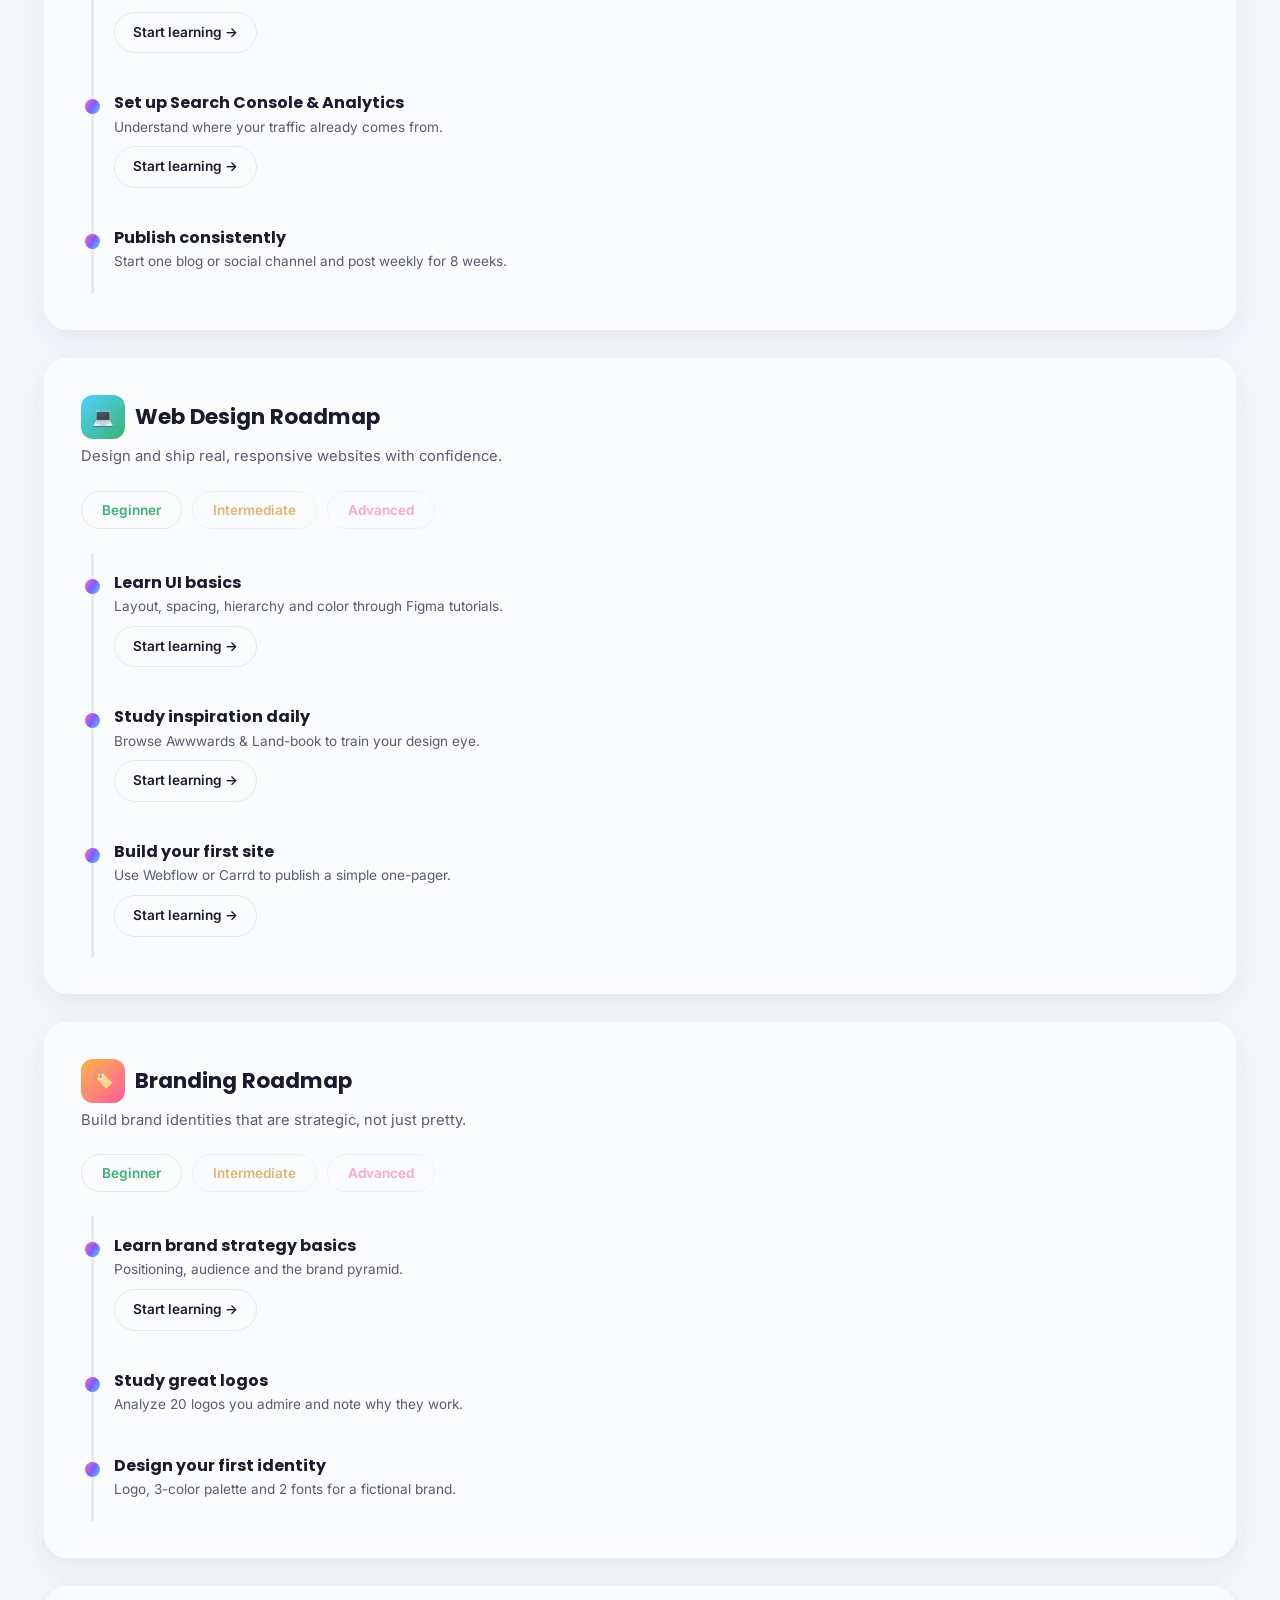
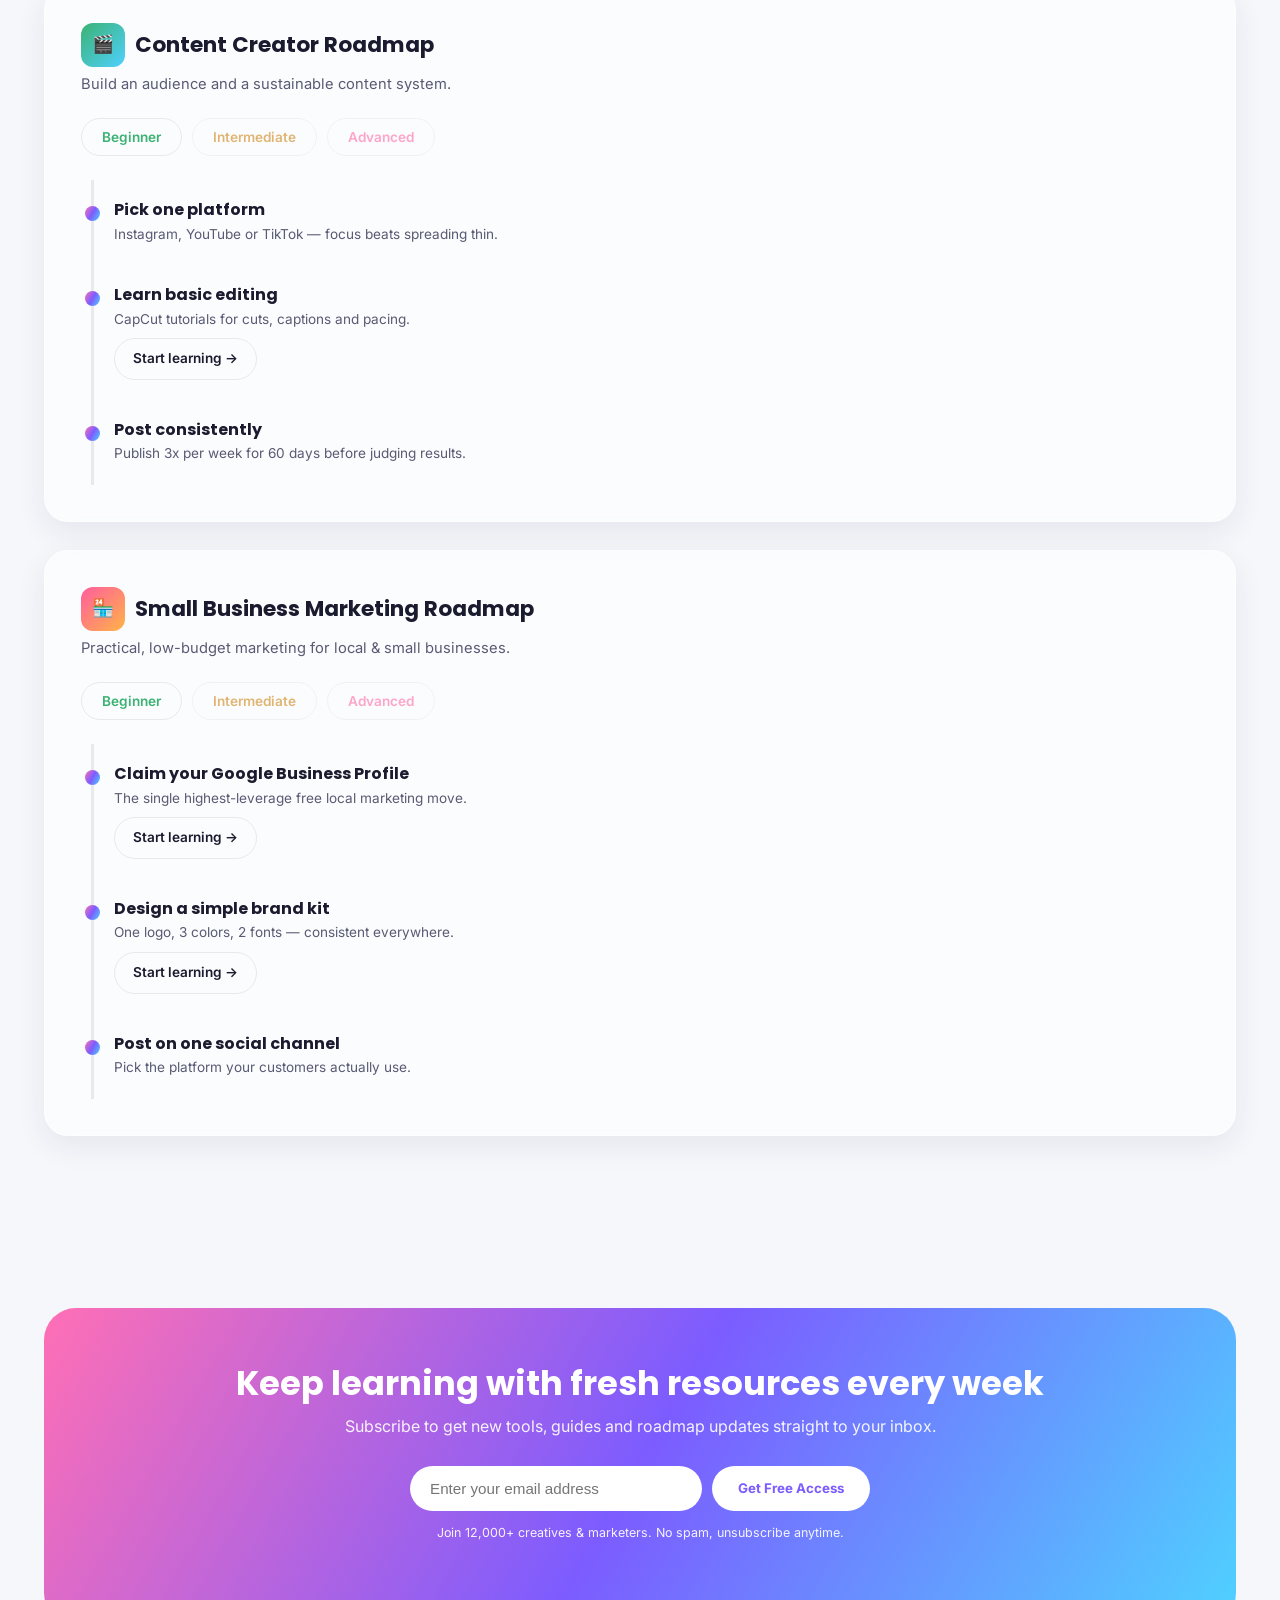
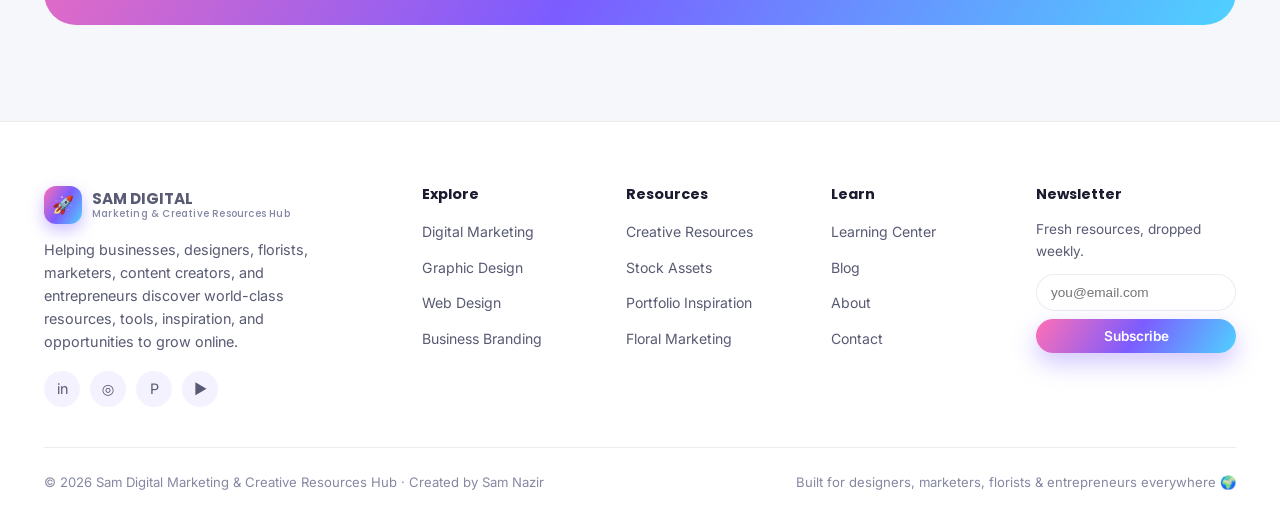
<file: learning-center.html>
<!DOCTYPE html>
<html lang="en">
<head>
<meta charset="UTF-8">
<meta name="viewport" content="width=device-width, initial-scale=1.0">
<title>Learning Center | Sam Digital Marketing & Creative Resources Hub</title>
<meta name="description" content="Beginner, intermediate and advanced roadmaps for graphic design, digital marketing, web design, branding, content creation and small business marketing.">
<meta name="author" content="Sam Nazir">
<meta property="og:title" content="Learning Center | Sam Digital Marketing & Creative Resources Hub">
<meta property="og:description" content="Beginner, intermediate and advanced roadmaps for graphic design, digital marketing, web design, branding, content creation and small business marketing.">
<meta property="og:type" content="website">
<meta name="theme-color" content="#7c5cff">
<link rel="icon" href="data:image/svg+xml,<svg xmlns=%22http://www.w3.org/2000/svg%22 viewBox=%220 0 100 100%22><text y=%22.9em%22 font-size=%2290%22>🚀</text></svg>">
<link rel="preconnect" href="https://fonts.googleapis.com">
<link rel="preconnect" href="https://fonts.gstatic.com" crossorigin>
<link href="https://fonts.googleapis.com/css2?family=Poppins:wght@600;700;800&family=Inter:wght@400;500;600;700&display=swap" rel="stylesheet">
<link rel="stylesheet" href="styles.css">
</head>
<body>

<nav class="navbar">
  <div class="container nav-inner">
    <a href="index.html" class="brand">
      <span class="brand-mark">🚀</span>
      <span class="brand-text"><strong>SAM DIGITAL</strong></span>
    </a>
    <ul class="nav-links">
      <li><a href="index.html">Home</a></li>
      <li><a href="digital-marketing.html">Digital Marketing</a></li>
      <li><a href="graphic-design.html">Graphic Design</a></li>
      <li><a href="web-design.html">Web Design</a></li>
      <li><a href="business-branding.html">Business Branding</a></li>
      <li><a href="floral-marketing.html">Floral Marketing</a></li>
      <li><a href="creative-resources.html">Creative Resources</a></li>
      <li><a href="stock-assets.html">Stock Assets</a></li>
      <li><a href="portfolio-inspiration.html">Portfolio Inspiration</a></li>
      <li><a href="learning-center.html">Learning Center</a></li>
      <li><a href="blog.html">Blog</a></li>
      <li><a href="about.html">About</a></li>
      <li><a href="contact.html">Contact</a></li>
    </ul>
    <div class="nav-actions">
      <button class="theme-toggle" aria-label="Toggle dark mode">🌙</button>
      <button class="nav-burger" aria-label="Open menu">☰</button>
    </div>
  </div>
</nav>


  <header class="page-hero">
    <div class="blob-field"><div class="blob blob-1"></div><div class="blob blob-2"></div><div class="blob blob-3"></div></div>
    <div class="container page-hero-inner">
      <div class="crumbs"><a href="index.html">Home</a><span>/</span><span>Learning Center</span></div>
      <span class="eyebrow">🎓 Learning Center</span>
      <h1>Learning Center</h1>
      <p>Six structured roadmaps — Beginner, Intermediate and Advanced — to take you from curious beginner to confident professional.</p>
    </div>
  </header>
  <section class="section">
    <div class="container">
      <div class="section-head"><span class="eyebrow">Pick your path</span><h2>Six roadmaps. Three tiers each.</h2><p>Every roadmap is split into Beginner, Intermediate and Advanced — click a tab to jump to your level.</p></div>
      
    <div class="card category-block reveal">
      <div class="category-head">
        <div>
          <h3><span class="category-icon" style="background:linear-gradient(135deg,#ff6fb5,#7c5cff)">🎨</span> Graphic Design Roadmap</h3>
          <p>Go from design fundamentals to a professional, hireable portfolio.</p>
        </div>
      </div>
      <div class="tier-tabs" data-tier-group data-tier-target="#roadmap-0 [data-tier]"><button class="tier-tab" data-tier="beginner" style="opacity:1">Beginner</button><button class="tier-tab" data-tier="intermediate" style="opacity:0.55">Intermediate</button><button class="tier-tab" data-tier="advanced" style="opacity:0.55">Advanced</button></div>
      <div id="roadmap-0"><div data-tier="beginner" style="display:block">
      <div class="roadmap-step reveal">
        <div>
          <h4>Learn design fundamentals</h4>
          <p>Color theory, typography, layout and composition basics.</p>
          <a href="https://www.canva.com/designschool" target="_blank" rel="noopener" class="btn btn-outline btn-sm" style="margin-top:8px">Start learning →</a>
        </div>
      </div>
      <div class="roadmap-step reveal">
        <div>
          <h4>Master one tool</h4>
          <p>Pick Canva or Figma and get comfortable with the core workflow.</p>
          <a href="https://www.figma.com" target="_blank" rel="noopener" class="btn btn-outline btn-sm" style="margin-top:8px">Start learning →</a>
        </div>
      </div>
      <div class="roadmap-step reveal">
        <div>
          <h4>Recreate 5 designs</h4>
          <p>Rebuild designs you admire to train your eye and muscle memory.</p>
          
        </div>
      </div></div><div data-tier="intermediate" style="display:none">
      <div class="roadmap-step reveal">
        <div>
          <h4>Learn brand identity design</h4>
          <p>Study logos, color systems and typography pairing.</p>
          <a href="https://brandmark.io" target="_blank" rel="noopener" class="btn btn-outline btn-sm" style="margin-top:8px">Start learning →</a>
        </div>
      </div>
      <div class="roadmap-step reveal">
        <div>
          <h4>Build a 10-piece portfolio</h4>
          <p>Mix logos, social posts and one full brand identity project.</p>
          
        </div>
      </div>
      <div class="roadmap-step reveal">
        <div>
          <h4>Get feedback</h4>
          <p>Share work on Dribbble or Behance and iterate on real critique.</p>
          <a href="https://dribbble.com" target="_blank" rel="noopener" class="btn btn-outline btn-sm" style="margin-top:8px">Start learning →</a>
        </div>
      </div></div><div data-tier="advanced" style="display:none">
      <div class="roadmap-step reveal">
        <div>
          <h4>Specialize</h4>
          <p>Choose a lane — branding, motion, packaging or illustration.</p>
          
        </div>
      </div>
      <div class="roadmap-step reveal">
        <div>
          <h4>Take on real clients</h4>
          <p>Offer discounted projects to build case studies with outcomes.</p>
          
        </div>
      </div>
      <div class="roadmap-step reveal">
        <div>
          <h4>Publish case studies</h4>
          <p>Document process &amp; results on Behance to attract bigger clients.</p>
          <a href="https://www.behance.net" target="_blank" rel="noopener" class="btn btn-outline btn-sm" style="margin-top:8px">Start learning →</a>
        </div>
      </div></div></div>
    </div>
    <div class="card category-block reveal">
      <div class="category-head">
        <div>
          <h3><span class="category-icon" style="background:linear-gradient(135deg,#7c5cff,#4fd1ff)">📈</span> Digital Marketing Roadmap</h3>
          <p>Learn to grow traffic, leads and revenue, channel by channel.</p>
        </div>
      </div>
      <div class="tier-tabs" data-tier-group data-tier-target="#roadmap-1 [data-tier]"><button class="tier-tab" data-tier="beginner" style="opacity:1">Beginner</button><button class="tier-tab" data-tier="intermediate" style="opacity:0.55">Intermediate</button><button class="tier-tab" data-tier="advanced" style="opacity:0.55">Advanced</button></div>
      <div id="roadmap-1"><div data-tier="beginner" style="display:block">
      <div class="roadmap-step reveal">
        <div>
          <h4>Learn marketing fundamentals</h4>
          <p>Complete HubSpot Academy's free Inbound Marketing certification.</p>
          <a href="https://academy.hubspot.com" target="_blank" rel="noopener" class="btn btn-outline btn-sm" style="margin-top:8px">Start learning →</a>
        </div>
      </div>
      <div class="roadmap-step reveal">
        <div>
          <h4>Set up Search Console &amp; Analytics</h4>
          <p>Understand where your traffic already comes from.</p>
          <a href="https://search.google.com/search-console" target="_blank" rel="noopener" class="btn btn-outline btn-sm" style="margin-top:8px">Start learning →</a>
        </div>
      </div>
      <div class="roadmap-step reveal">
        <div>
          <h4>Publish consistently</h4>
          <p>Start one blog or social channel and post weekly for 8 weeks.</p>
          
        </div>
      </div></div><div data-tier="intermediate" style="display:none">
      <div class="roadmap-step reveal">
        <div>
          <h4>Learn SEO fundamentals</h4>
          <p>Keyword research, on-page SEO and backlink basics.</p>
          <a href="https://ahrefs.com" target="_blank" rel="noopener" class="btn btn-outline btn-sm" style="margin-top:8px">Start learning →</a>
        </div>
      </div>
      <div class="roadmap-step reveal">
        <div>
          <h4>Build an email list</h4>
          <p>Launch a simple opt-in and automated welcome sequence.</p>
          <a href="https://mailchimp.com" target="_blank" rel="noopener" class="btn btn-outline btn-sm" style="margin-top:8px">Start learning →</a>
        </div>
      </div>
      <div class="roadmap-step reveal">
        <div>
          <h4>Run your first paid test</h4>
          <p>Try a small budget Meta or Google ad test and measure results.</p>
          
        </div>
      </div></div><div data-tier="advanced" style="display:none">
      <div class="roadmap-step reveal">
        <div>
          <h4>Build a full-funnel strategy</h4>
          <p>Connect content, email, SEO and paid into one growth system.</p>
          
        </div>
      </div>
      <div class="roadmap-step reveal">
        <div>
          <h4>Learn marketing analytics</h4>
          <p>Attribution, LTV and CAC to prove real ROI.</p>
          
        </div>
      </div>
      <div class="roadmap-step reveal">
        <div>
          <h4>Scale with a team or agency</h4>
          <p>Delegate execution; focus on strategy &amp; measurement.</p>
          
        </div>
      </div></div></div>
    </div>
    <div class="card category-block reveal">
      <div class="category-head">
        <div>
          <h3><span class="category-icon" style="background:linear-gradient(135deg,#4fd1ff,#3bb273)">💻</span> Web Design Roadmap</h3>
          <p>Design and ship real, responsive websites with confidence.</p>
        </div>
      </div>
      <div class="tier-tabs" data-tier-group data-tier-target="#roadmap-2 [data-tier]"><button class="tier-tab" data-tier="beginner" style="opacity:1">Beginner</button><button class="tier-tab" data-tier="intermediate" style="opacity:0.55">Intermediate</button><button class="tier-tab" data-tier="advanced" style="opacity:0.55">Advanced</button></div>
      <div id="roadmap-2"><div data-tier="beginner" style="display:block">
      <div class="roadmap-step reveal">
        <div>
          <h4>Learn UI basics</h4>
          <p>Layout, spacing, hierarchy and color through Figma tutorials.</p>
          <a href="https://www.figma.com/community" target="_blank" rel="noopener" class="btn btn-outline btn-sm" style="margin-top:8px">Start learning →</a>
        </div>
      </div>
      <div class="roadmap-step reveal">
        <div>
          <h4>Study inspiration daily</h4>
          <p>Browse Awwwards &amp; Land-book to train your design eye.</p>
          <a href="https://land-book.com" target="_blank" rel="noopener" class="btn btn-outline btn-sm" style="margin-top:8px">Start learning →</a>
        </div>
      </div>
      <div class="roadmap-step reveal">
        <div>
          <h4>Build your first site</h4>
          <p>Use Webflow or Carrd to publish a simple one-pager.</p>
          <a href="https://carrd.co" target="_blank" rel="noopener" class="btn btn-outline btn-sm" style="margin-top:8px">Start learning →</a>
        </div>
      </div></div><div data-tier="intermediate" style="display:none">
      <div class="roadmap-step reveal">
        <div>
          <h4>Learn responsive design</h4>
          <p>Design for mobile, tablet and desktop from one file.</p>
          
        </div>
      </div>
      <div class="roadmap-step reveal">
        <div>
          <h4>Understand basic UX</h4>
          <p>User flows, wireframing and usability heuristics.</p>
          <a href="https://www.nngroup.com" target="_blank" rel="noopener" class="btn btn-outline btn-sm" style="margin-top:8px">Start learning →</a>
        </div>
      </div>
      <div class="roadmap-step reveal">
        <div>
          <h4>Build a 5-site portfolio</h4>
          <p>Mix landing pages, a portfolio site and a small business site.</p>
          
        </div>
      </div></div><div data-tier="advanced" style="display:none">
      <div class="roadmap-step reveal">
        <div>
          <h4>Learn design systems</h4>
          <p>Build reusable component libraries for larger projects.</p>
          
        </div>
      </div>
      <div class="roadmap-step reveal">
        <div>
          <h4>Collaborate with developers</h4>
          <p>Learn handoff, specs and basic HTML/CSS literacy.</p>
          
        </div>
      </div>
      <div class="roadmap-step reveal">
        <div>
          <h4>Take on client projects</h4>
          <p>Price, scope and deliver full website design projects.</p>
          
        </div>
      </div></div></div>
    </div>
    <div class="card category-block reveal">
      <div class="category-head">
        <div>
          <h3><span class="category-icon" style="background:linear-gradient(135deg,#ffb347,#ff5d9e)">🏷️</span> Branding Roadmap</h3>
          <p>Build brand identities that are strategic, not just pretty.</p>
        </div>
      </div>
      <div class="tier-tabs" data-tier-group data-tier-target="#roadmap-3 [data-tier]"><button class="tier-tab" data-tier="beginner" style="opacity:1">Beginner</button><button class="tier-tab" data-tier="intermediate" style="opacity:0.55">Intermediate</button><button class="tier-tab" data-tier="advanced" style="opacity:0.55">Advanced</button></div>
      <div id="roadmap-3"><div data-tier="beginner" style="display:block">
      <div class="roadmap-step reveal">
        <div>
          <h4>Learn brand strategy basics</h4>
          <p>Positioning, audience and the brand pyramid.</p>
          <a href="https://www.hubspot.com/branding" target="_blank" rel="noopener" class="btn btn-outline btn-sm" style="margin-top:8px">Start learning →</a>
        </div>
      </div>
      <div class="roadmap-step reveal">
        <div>
          <h4>Study great logos</h4>
          <p>Analyze 20 logos you admire and note why they work.</p>
          
        </div>
      </div>
      <div class="roadmap-step reveal">
        <div>
          <h4>Design your first identity</h4>
          <p>Logo, 3-color palette and 2 fonts for a fictional brand.</p>
          
        </div>
      </div></div><div data-tier="intermediate" style="display:none">
      <div class="roadmap-step reveal">
        <div>
          <h4>Learn guideline documentation</h4>
          <p>Create a full brand guideline PDF with usage rules.</p>
          <a href="https://www.frontify.com" target="_blank" rel="noopener" class="btn btn-outline btn-sm" style="margin-top:8px">Start learning →</a>
        </div>
      </div>
      <div class="roadmap-step reveal">
        <div>
          <h4>Practice naming &amp; messaging</h4>
          <p>Develop taglines and brand voice guidelines.</p>
          
        </div>
      </div>
      <div class="roadmap-step reveal">
        <div>
          <h4>Build 3 full case studies</h4>
          <p>Document strategy, process and final deliverables.</p>
          
        </div>
      </div></div><div data-tier="advanced" style="display:none">
      <div class="roadmap-step reveal">
        <div>
          <h4>Study real rebrands</h4>
          <p>Analyze what worked and failed in major rebrand case studies.</p>
          <a href="https://www.underconsideration.com/brandnew" target="_blank" rel="noopener" class="btn btn-outline btn-sm" style="margin-top:8px">Start learning →</a>
        </div>
      </div>
      <div class="roadmap-step reveal">
        <div>
          <h4>Lead a full rebrand</h4>
          <p>Take a real business through strategy to full rollout.</p>
          
        </div>
      </div>
      <div class="roadmap-step reveal">
        <div>
          <h4>Package your process</h4>
          <p>Turn your branding method into a repeatable, sellable service.</p>
          
        </div>
      </div></div></div>
    </div>
    <div class="card category-block reveal">
      <div class="category-head">
        <div>
          <h3><span class="category-icon" style="background:linear-gradient(135deg,#3bb273,#4fd1ff)">🎬</span> Content Creator Roadmap</h3>
          <p>Build an audience and a sustainable content system.</p>
        </div>
      </div>
      <div class="tier-tabs" data-tier-group data-tier-target="#roadmap-4 [data-tier]"><button class="tier-tab" data-tier="beginner" style="opacity:1">Beginner</button><button class="tier-tab" data-tier="intermediate" style="opacity:0.55">Intermediate</button><button class="tier-tab" data-tier="advanced" style="opacity:0.55">Advanced</button></div>
      <div id="roadmap-4"><div data-tier="beginner" style="display:block">
      <div class="roadmap-step reveal">
        <div>
          <h4>Pick one platform</h4>
          <p>Instagram, YouTube or TikTok — focus beats spreading thin.</p>
          
        </div>
      </div>
      <div class="roadmap-step reveal">
        <div>
          <h4>Learn basic editing</h4>
          <p>CapCut tutorials for cuts, captions and pacing.</p>
          <a href="https://www.capcut.com" target="_blank" rel="noopener" class="btn btn-outline btn-sm" style="margin-top:8px">Start learning →</a>
        </div>
      </div>
      <div class="roadmap-step reveal">
        <div>
          <h4>Post consistently</h4>
          <p>Publish 3x per week for 60 days before judging results.</p>
          
        </div>
      </div></div><div data-tier="intermediate" style="display:none">
      <div class="roadmap-step reveal">
        <div>
          <h4>Develop a content system</h4>
          <p>Batch-film, use a calendar, and repurpose across platforms.</p>
          <a href="https://www.notion.so/templates" target="_blank" rel="noopener" class="btn btn-outline btn-sm" style="margin-top:8px">Start learning →</a>
        </div>
      </div>
      <div class="roadmap-step reveal">
        <div>
          <h4>Study your analytics</h4>
          <p>Learn what content actually drives saves, shares and follows.</p>
          
        </div>
      </div>
      <div class="roadmap-step reveal">
        <div>
          <h4>Build a signature format</h4>
          <p>A recurring series your audience learns to expect.</p>
          
        </div>
      </div></div><div data-tier="advanced" style="display:none">
      <div class="roadmap-step reveal">
        <div>
          <h4>Diversify income</h4>
          <p>Brand deals, products, affiliate links and memberships.</p>
          
        </div>
      </div>
      <div class="roadmap-step reveal">
        <div>
          <h4>Build a small team</h4>
          <p>Editor or VA support to scale output without burning out.</p>
          
        </div>
      </div>
      <div class="roadmap-step reveal">
        <div>
          <h4>Own your audience</h4>
          <p>Build an email list so your reach never depends on one platform.</p>
          
        </div>
      </div></div></div>
    </div>
    <div class="card category-block reveal">
      <div class="category-head">
        <div>
          <h3><span class="category-icon" style="background:linear-gradient(135deg,#ff5d9e,#ffb347)">🏪</span> Small Business Marketing Roadmap</h3>
          <p>Practical, low-budget marketing for local &amp; small businesses.</p>
        </div>
      </div>
      <div class="tier-tabs" data-tier-group data-tier-target="#roadmap-5 [data-tier]"><button class="tier-tab" data-tier="beginner" style="opacity:1">Beginner</button><button class="tier-tab" data-tier="intermediate" style="opacity:0.55">Intermediate</button><button class="tier-tab" data-tier="advanced" style="opacity:0.55">Advanced</button></div>
      <div id="roadmap-5"><div data-tier="beginner" style="display:block">
      <div class="roadmap-step reveal">
        <div>
          <h4>Claim your Google Business Profile</h4>
          <p>The single highest-leverage free local marketing move.</p>
          <a href="https://www.google.com/business" target="_blank" rel="noopener" class="btn btn-outline btn-sm" style="margin-top:8px">Start learning →</a>
        </div>
      </div>
      <div class="roadmap-step reveal">
        <div>
          <h4>Design a simple brand kit</h4>
          <p>One logo, 3 colors, 2 fonts — consistent everywhere.</p>
          <a href="https://looka.com" target="_blank" rel="noopener" class="btn btn-outline btn-sm" style="margin-top:8px">Start learning →</a>
        </div>
      </div>
      <div class="roadmap-step reveal">
        <div>
          <h4>Post on one social channel</h4>
          <p>Pick the platform your customers actually use.</p>
          
        </div>
      </div></div><div data-tier="intermediate" style="display:none">
      <div class="roadmap-step reveal">
        <div>
          <h4>Start an email list</h4>
          <p>Collect emails in-store or online and send monthly updates.</p>
          <a href="https://mailchimp.com" target="_blank" rel="noopener" class="btn btn-outline btn-sm" style="margin-top:8px">Start learning →</a>
        </div>
      </div>
      <div class="roadmap-step reveal">
        <div>
          <h4>Collect &amp; showcase reviews</h4>
          <p>Reviews are the #1 trust signal for local customers.</p>
          <a href="https://biz.yelp.com" target="_blank" rel="noopener" class="btn btn-outline btn-sm" style="margin-top:8px">Start learning →</a>
        </div>
      </div>
      <div class="roadmap-step reveal">
        <div>
          <h4>Run a small local ad test</h4>
          <p>Try a $50-100 geo-targeted ad campaign and measure results.</p>
          
        </div>
      </div></div><div data-tier="advanced" style="display:none">
      <div class="roadmap-step reveal">
        <div>
          <h4>Build referral &amp; loyalty programs</h4>
          <p>Turn happy customers into your best marketing channel.</p>
          
        </div>
      </div>
      <div class="roadmap-step reveal">
        <div>
          <h4>Partner with local businesses</h4>
          <p>Cross-promote with complementary, non-competing brands.</p>
          
        </div>
      </div>
      <div class="roadmap-step reveal">
        <div>
          <h4>Systemize &amp; delegate</h4>
          <p>Document what works so marketing runs without you daily.</p>
          
        </div>
      </div></div></div>
    </div>
    </div>
  </section>
  <section class="section section--tight">
    <div class="container">
      <div class="cta-band reveal">
        <h2>Keep learning with fresh resources every week</h2>
        <p>Subscribe to get new tools, guides and roadmap updates straight to your inbox.</p>
        <form class="newsletter-form" data-fake-submit>
          <input type="email" required placeholder="Enter your email address">
          <button type="submit">Get Free Access</button>
        </form>
        <p class="form-note">Join 12,000+ creatives &amp; marketers. No spam, unsubscribe anytime.</p>
      </div>
    </div>
  </section>

<footer>
  <div class="container">
    <div class="footer-grid">
      <div class="footer-brand">
        <a href="index.html" class="brand"><span class="brand-mark">🚀</span><span class="brand-text"><strong>SAM DIGITAL</strong><small>Marketing &amp; Creative Resources Hub</small></span></a>
        <p>Helping businesses, designers, florists, marketers, content creators, and entrepreneurs discover world-class resources, tools, inspiration, and opportunities to grow online.</p>
        <div class="social-row">
          <a href="https://www.linkedin.com/" target="_blank" rel="noopener" aria-label="LinkedIn">in</a>
          <a href="https://www.instagram.com/" target="_blank" rel="noopener" aria-label="Instagram">◎</a>
          <a href="https://www.pinterest.com/" target="_blank" rel="noopener" aria-label="Pinterest">P</a>
          <a href="https://www.youtube.com/" target="_blank" rel="noopener" aria-label="YouTube">▶</a>
        </div>
      </div>
      <div>
        <h4>Explore</h4>
        <ul>
          <li><a href="digital-marketing.html">Digital Marketing</a></li>
          <li><a href="graphic-design.html">Graphic Design</a></li>
          <li><a href="web-design.html">Web Design</a></li>
          <li><a href="business-branding.html">Business Branding</a></li>
        </ul>
      </div>
      <div>
        <h4>Resources</h4>
        <ul>
          <li><a href="creative-resources.html">Creative Resources</a></li>
          <li><a href="stock-assets.html">Stock Assets</a></li>
          <li><a href="portfolio-inspiration.html">Portfolio Inspiration</a></li>
          <li><a href="floral-marketing.html">Floral Marketing</a></li>
        </ul>
      </div>
      <div>
        <h4>Learn</h4>
        <ul>
          <li><a href="learning-center.html">Learning Center</a></li>
          <li><a href="blog.html">Blog</a></li>
          <li><a href="about.html">About</a></li>
          <li><a href="contact.html">Contact</a></li>
        </ul>
      </div>
      <div>
        <h4>Newsletter</h4>
        <p style="font-size:.85rem;color:var(--text-dim);margin-bottom:12px">Fresh resources, dropped weekly.</p>
        <form data-fake-submit style="display:flex;flex-direction:column;gap:8px">
          <input type="email" required placeholder="you@email.com" style="padding:10px 14px;border-radius:999px;border:1px solid var(--border);background:var(--bg-elev);color:var(--text);font-size:.85rem">
          <button class="btn btn-primary btn-sm" type="submit">Subscribe</button>
        </form>
      </div>
    </div>
    <div class="footer-bottom">
      <span>© <span data-year></span> Sam Digital Marketing &amp; Creative Resources Hub · Created by Sam Nazir</span>
      <span>Built for designers, marketers, florists &amp; entrepreneurs everywhere 🌍</span>
    </div>
  </div>
</footer>

<button class="back-to-top" aria-label="Back to top">↑</button>
<script src="script.js"></script>
</body>
</html>
</file>
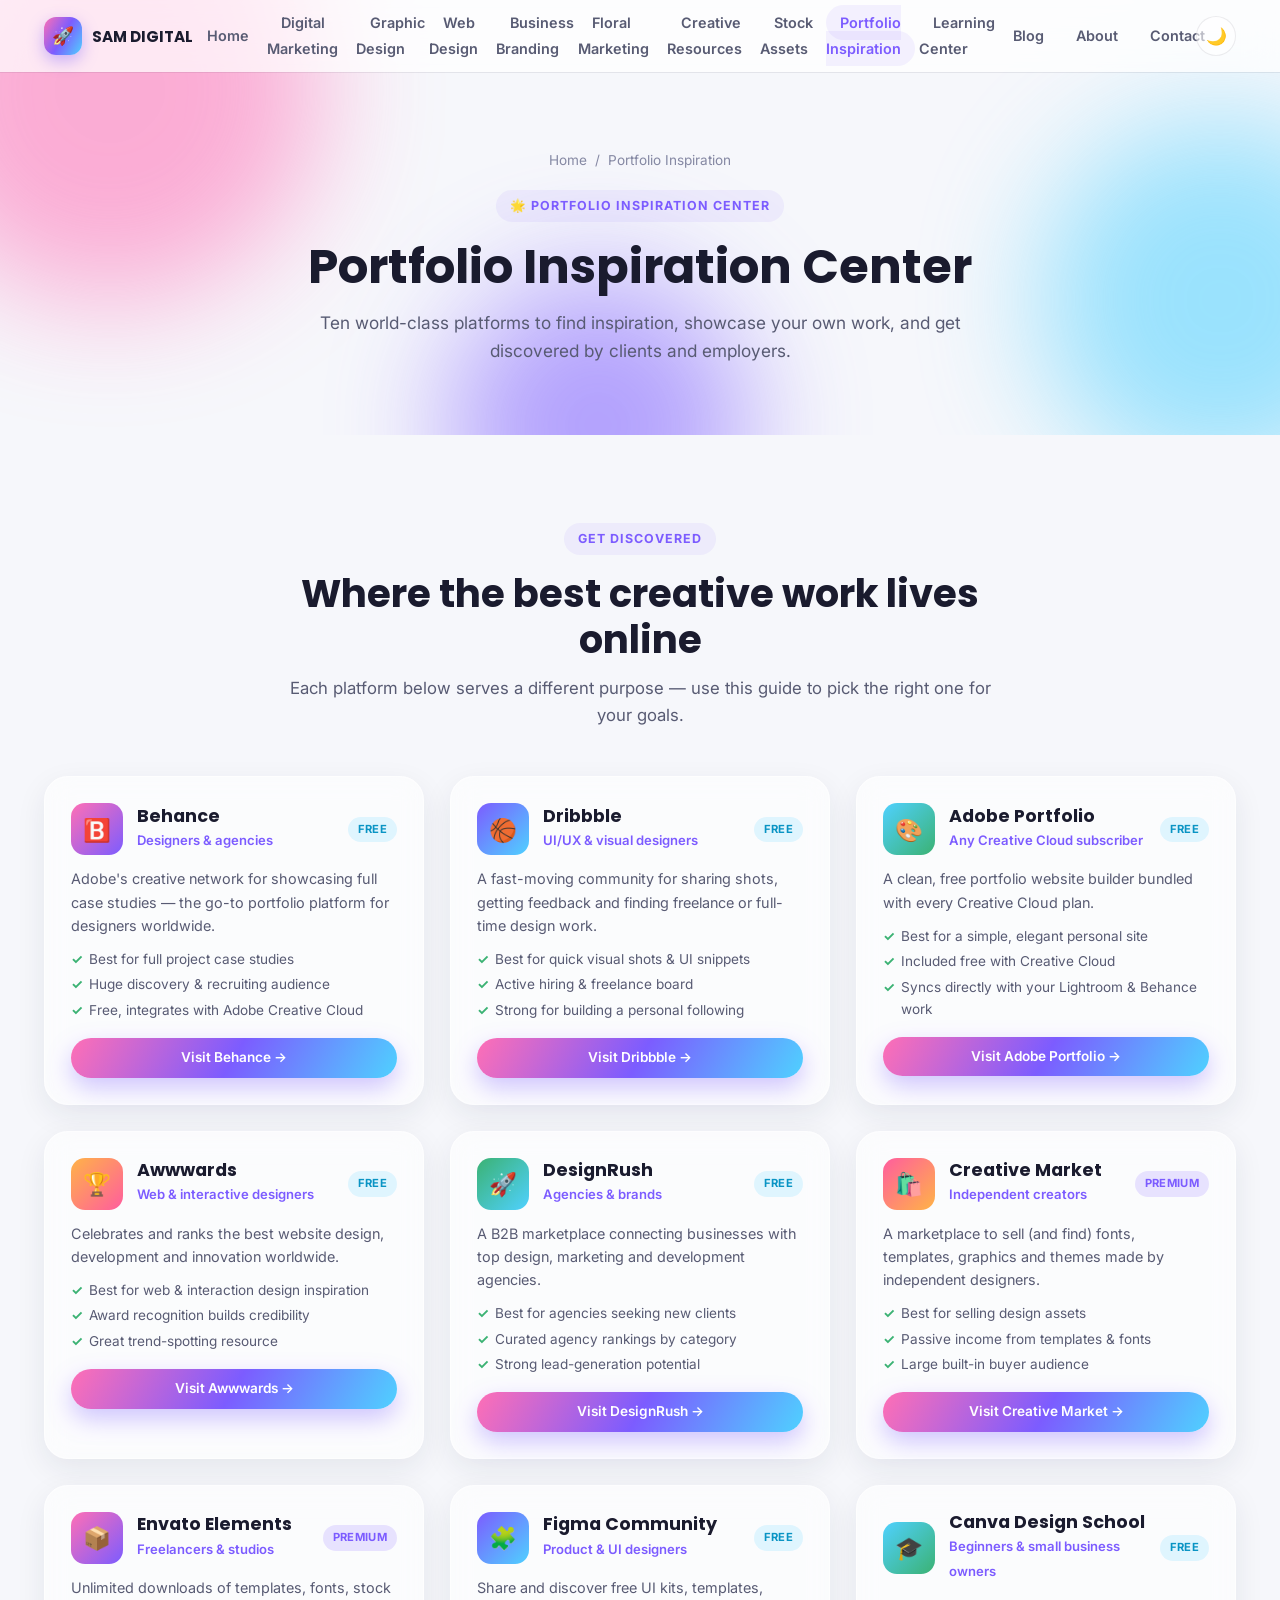
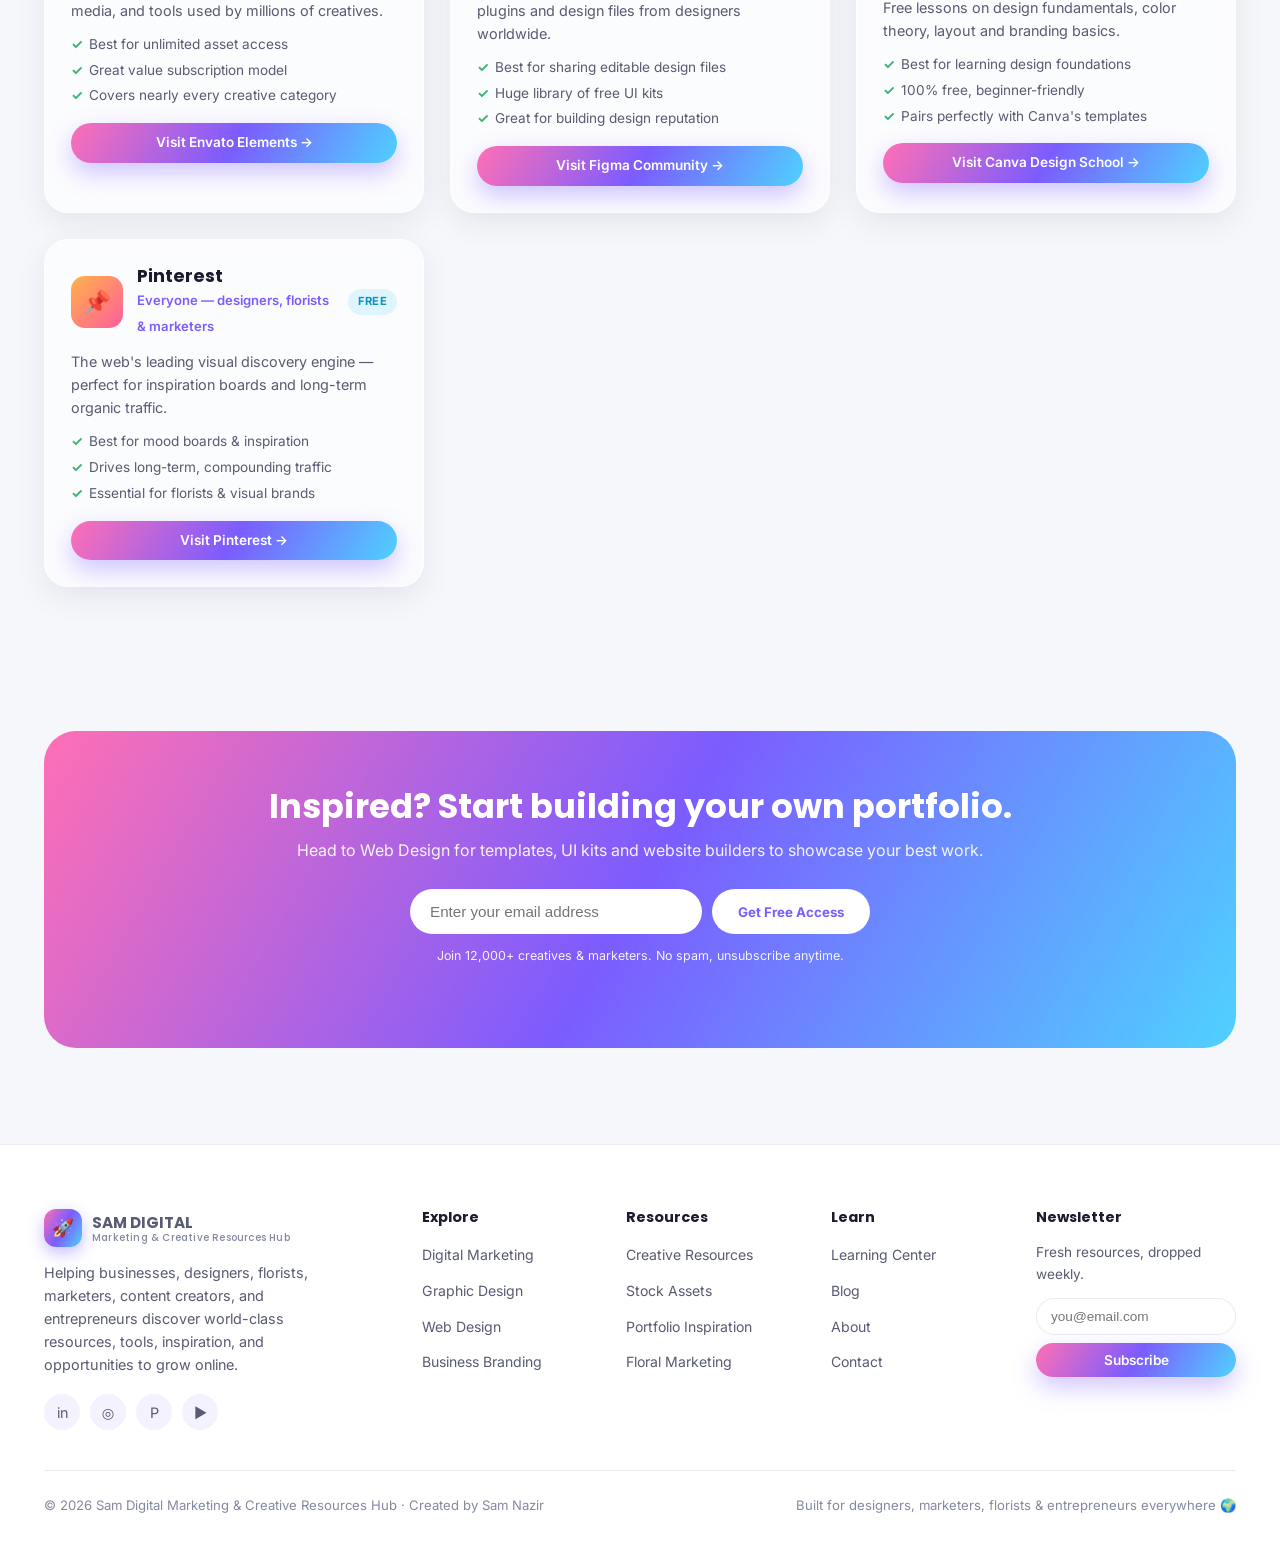
<file: portfolio-inspiration.html>
<!DOCTYPE html>
<html lang="en">
<head>
<meta charset="UTF-8">
<meta name="viewport" content="width=device-width, initial-scale=1.0">
<title>Portfolio Inspiration Center | Sam Digital Marketing & Creative Resources Hub</title>
<meta name="description" content="Behance, Dribbble, Adobe Portfolio, Awwwards, DesignRush, Creative Market, Envato Elements, Figma Community, Canva Design School and Pinterest — compared.">
<meta name="author" content="Sam Nazir">
<meta property="og:title" content="Portfolio Inspiration Center | Sam Digital Marketing & Creative Resources Hub">
<meta property="og:description" content="Behance, Dribbble, Adobe Portfolio, Awwwards, DesignRush, Creative Market, Envato Elements, Figma Community, Canva Design School and Pinterest — compared.">
<meta property="og:type" content="website">
<meta name="theme-color" content="#7c5cff">
<link rel="icon" href="data:image/svg+xml,<svg xmlns=%22http://www.w3.org/2000/svg%22 viewBox=%220 0 100 100%22><text y=%22.9em%22 font-size=%2290%22>🚀</text></svg>">
<link rel="preconnect" href="https://fonts.googleapis.com">
<link rel="preconnect" href="https://fonts.gstatic.com" crossorigin>
<link href="https://fonts.googleapis.com/css2?family=Poppins:wght@600;700;800&family=Inter:wght@400;500;600;700&display=swap" rel="stylesheet">
<link rel="stylesheet" href="styles.css">
</head>
<body>

<nav class="navbar">
  <div class="container nav-inner">
    <a href="index.html" class="brand">
      <span class="brand-mark">🚀</span>
      <span class="brand-text"><strong>SAM DIGITAL</strong></span>
    </a>
    <ul class="nav-links">
      <li><a href="index.html">Home</a></li>
      <li><a href="digital-marketing.html">Digital Marketing</a></li>
      <li><a href="graphic-design.html">Graphic Design</a></li>
      <li><a href="web-design.html">Web Design</a></li>
      <li><a href="business-branding.html">Business Branding</a></li>
      <li><a href="floral-marketing.html">Floral Marketing</a></li>
      <li><a href="creative-resources.html">Creative Resources</a></li>
      <li><a href="stock-assets.html">Stock Assets</a></li>
      <li><a href="portfolio-inspiration.html">Portfolio Inspiration</a></li>
      <li><a href="learning-center.html">Learning Center</a></li>
      <li><a href="blog.html">Blog</a></li>
      <li><a href="about.html">About</a></li>
      <li><a href="contact.html">Contact</a></li>
    </ul>
    <div class="nav-actions">
      <button class="theme-toggle" aria-label="Toggle dark mode">🌙</button>
      <button class="nav-burger" aria-label="Open menu">☰</button>
    </div>
  </div>
</nav>


  <header class="page-hero">
    <div class="blob-field"><div class="blob blob-1"></div><div class="blob blob-2"></div><div class="blob blob-3"></div></div>
    <div class="container page-hero-inner">
      <div class="crumbs"><a href="index.html">Home</a><span>/</span><span>Portfolio Inspiration</span></div>
      <span class="eyebrow">🌟 Portfolio Inspiration Center</span>
      <h1>Portfolio Inspiration Center</h1>
      <p>Ten world-class platforms to find inspiration, showcase your own work, and get discovered by clients and employers.</p>
    </div>
  </header>
  <section class="section">
    <div class="container">
      <div class="section-head"><span class="eyebrow">Get discovered</span><h2>Where the best creative work lives online</h2><p>Each platform below serves a different purpose — use this guide to pick the right one for your goals.</p></div>
      <div class="grid grid-3">
    <div class="card platform-card reveal">
      <div class="platform-head">
        <div class="platform-logo" style="background:linear-gradient(135deg,#ff6fb5,#7c5cff)">🅱️</div>
        <div>
          <h3>Behance</h3>
          <span class="who">Designers &amp; agencies</span>
        </div>
        <span class="badge badge-free" style="margin-left:auto">Free</span>
      </div>
      <p>Adobe's creative network for showcasing full case studies — the go-to portfolio platform for designers worldwide.</p>
      <ul class="benefits"><li>Best for full project case studies</li><li>Huge discovery &amp; recruiting audience</li><li>Free, integrates with Adobe Creative Cloud</li></ul>
      <a href="https://www.behance.net" target="_blank" rel="noopener" class="btn btn-primary btn-sm btn-block">Visit Behance →</a>
    </div>
    <div class="card platform-card reveal">
      <div class="platform-head">
        <div class="platform-logo" style="background:linear-gradient(135deg,#7c5cff,#4fd1ff)">🏀</div>
        <div>
          <h3>Dribbble</h3>
          <span class="who">UI/UX &amp; visual designers</span>
        </div>
        <span class="badge badge-free" style="margin-left:auto">Free</span>
      </div>
      <p>A fast-moving community for sharing shots, getting feedback and finding freelance or full-time design work.</p>
      <ul class="benefits"><li>Best for quick visual shots &amp; UI snippets</li><li>Active hiring &amp; freelance board</li><li>Strong for building a personal following</li></ul>
      <a href="https://dribbble.com" target="_blank" rel="noopener" class="btn btn-primary btn-sm btn-block">Visit Dribbble →</a>
    </div>
    <div class="card platform-card reveal">
      <div class="platform-head">
        <div class="platform-logo" style="background:linear-gradient(135deg,#4fd1ff,#3bb273)">🎨</div>
        <div>
          <h3>Adobe Portfolio</h3>
          <span class="who">Any Creative Cloud subscriber</span>
        </div>
        <span class="badge badge-free" style="margin-left:auto">Free</span>
      </div>
      <p>A clean, free portfolio website builder bundled with every Creative Cloud plan.</p>
      <ul class="benefits"><li>Best for a simple, elegant personal site</li><li>Included free with Creative Cloud</li><li>Syncs directly with your Lightroom &amp; Behance work</li></ul>
      <a href="https://portfolio.adobe.com" target="_blank" rel="noopener" class="btn btn-primary btn-sm btn-block">Visit Adobe Portfolio →</a>
    </div>
    <div class="card platform-card reveal">
      <div class="platform-head">
        <div class="platform-logo" style="background:linear-gradient(135deg,#ffb347,#ff5d9e)">🏆</div>
        <div>
          <h3>Awwwards</h3>
          <span class="who">Web &amp; interactive designers</span>
        </div>
        <span class="badge badge-free" style="margin-left:auto">Free</span>
      </div>
      <p>Celebrates and ranks the best website design, development and innovation worldwide.</p>
      <ul class="benefits"><li>Best for web &amp; interaction design inspiration</li><li>Award recognition builds credibility</li><li>Great trend-spotting resource</li></ul>
      <a href="https://www.awwwards.com" target="_blank" rel="noopener" class="btn btn-primary btn-sm btn-block">Visit Awwwards →</a>
    </div>
    <div class="card platform-card reveal">
      <div class="platform-head">
        <div class="platform-logo" style="background:linear-gradient(135deg,#3bb273,#4fd1ff)">🚀</div>
        <div>
          <h3>DesignRush</h3>
          <span class="who">Agencies &amp; brands</span>
        </div>
        <span class="badge badge-free" style="margin-left:auto">Free</span>
      </div>
      <p>A B2B marketplace connecting businesses with top design, marketing and development agencies.</p>
      <ul class="benefits"><li>Best for agencies seeking new clients</li><li>Curated agency rankings by category</li><li>Strong lead-generation potential</li></ul>
      <a href="https://www.designrush.com" target="_blank" rel="noopener" class="btn btn-primary btn-sm btn-block">Visit DesignRush →</a>
    </div>
    <div class="card platform-card reveal">
      <div class="platform-head">
        <div class="platform-logo" style="background:linear-gradient(135deg,#ff5d9e,#ffb347)">🛍️</div>
        <div>
          <h3>Creative Market</h3>
          <span class="who">Independent creators</span>
        </div>
        <span class="badge badge-premium" style="margin-left:auto">Premium</span>
      </div>
      <p>A marketplace to sell (and find) fonts, templates, graphics and themes made by independent designers.</p>
      <ul class="benefits"><li>Best for selling design assets</li><li>Passive income from templates &amp; fonts</li><li>Large built-in buyer audience</li></ul>
      <a href="https://creativemarket.com" target="_blank" rel="noopener" class="btn btn-primary btn-sm btn-block">Visit Creative Market →</a>
    </div>
    <div class="card platform-card reveal">
      <div class="platform-head">
        <div class="platform-logo" style="background:linear-gradient(135deg,#ff6fb5,#7c5cff)">📦</div>
        <div>
          <h3>Envato Elements</h3>
          <span class="who">Freelancers &amp; studios</span>
        </div>
        <span class="badge badge-premium" style="margin-left:auto">Premium</span>
      </div>
      <p>Unlimited downloads of templates, fonts, stock media, and tools used by millions of creatives.</p>
      <ul class="benefits"><li>Best for unlimited asset access</li><li>Great value subscription model</li><li>Covers nearly every creative category</li></ul>
      <a href="https://elements.envato.com" target="_blank" rel="noopener" class="btn btn-primary btn-sm btn-block">Visit Envato Elements →</a>
    </div>
    <div class="card platform-card reveal">
      <div class="platform-head">
        <div class="platform-logo" style="background:linear-gradient(135deg,#7c5cff,#4fd1ff)">🧩</div>
        <div>
          <h3>Figma Community</h3>
          <span class="who">Product &amp; UI designers</span>
        </div>
        <span class="badge badge-free" style="margin-left:auto">Free</span>
      </div>
      <p>Share and discover free UI kits, templates, plugins and design files from designers worldwide.</p>
      <ul class="benefits"><li>Best for sharing editable design files</li><li>Huge library of free UI kits</li><li>Great for building design reputation</li></ul>
      <a href="https://www.figma.com/community" target="_blank" rel="noopener" class="btn btn-primary btn-sm btn-block">Visit Figma Community →</a>
    </div>
    <div class="card platform-card reveal">
      <div class="platform-head">
        <div class="platform-logo" style="background:linear-gradient(135deg,#4fd1ff,#3bb273)">🎓</div>
        <div>
          <h3>Canva Design School</h3>
          <span class="who">Beginners &amp; small business owners</span>
        </div>
        <span class="badge badge-free" style="margin-left:auto">Free</span>
      </div>
      <p>Free lessons on design fundamentals, color theory, layout and branding basics.</p>
      <ul class="benefits"><li>Best for learning design foundations</li><li>100% free, beginner-friendly</li><li>Pairs perfectly with Canva's templates</li></ul>
      <a href="https://www.canva.com/designschool" target="_blank" rel="noopener" class="btn btn-primary btn-sm btn-block">Visit Canva Design School →</a>
    </div>
    <div class="card platform-card reveal">
      <div class="platform-head">
        <div class="platform-logo" style="background:linear-gradient(135deg,#ffb347,#ff5d9e)">📌</div>
        <div>
          <h3>Pinterest</h3>
          <span class="who">Everyone — designers, florists &amp; marketers</span>
        </div>
        <span class="badge badge-free" style="margin-left:auto">Free</span>
      </div>
      <p>The web's leading visual discovery engine — perfect for inspiration boards and long-term organic traffic.</p>
      <ul class="benefits"><li>Best for mood boards &amp; inspiration</li><li>Drives long-term, compounding traffic</li><li>Essential for florists &amp; visual brands</li></ul>
      <a href="https://www.pinterest.com" target="_blank" rel="noopener" class="btn btn-primary btn-sm btn-block">Visit Pinterest →</a>
    </div></div>
    </div>
  </section>
  <section class="section section--tight">
    <div class="container">
      <div class="cta-band reveal">
        <h2>Inspired? Start building your own portfolio.</h2>
        <p>Head to Web Design for templates, UI kits and website builders to showcase your best work.</p>
        <form class="newsletter-form" data-fake-submit>
          <input type="email" required placeholder="Enter your email address">
          <button type="submit">Get Free Access</button>
        </form>
        <p class="form-note">Join 12,000+ creatives &amp; marketers. No spam, unsubscribe anytime.</p>
      </div>
    </div>
  </section>

<footer>
  <div class="container">
    <div class="footer-grid">
      <div class="footer-brand">
        <a href="index.html" class="brand"><span class="brand-mark">🚀</span><span class="brand-text"><strong>SAM DIGITAL</strong><small>Marketing &amp; Creative Resources Hub</small></span></a>
        <p>Helping businesses, designers, florists, marketers, content creators, and entrepreneurs discover world-class resources, tools, inspiration, and opportunities to grow online.</p>
        <div class="social-row">
          <a href="https://www.linkedin.com/" target="_blank" rel="noopener" aria-label="LinkedIn">in</a>
          <a href="https://www.instagram.com/" target="_blank" rel="noopener" aria-label="Instagram">◎</a>
          <a href="https://www.pinterest.com/" target="_blank" rel="noopener" aria-label="Pinterest">P</a>
          <a href="https://www.youtube.com/" target="_blank" rel="noopener" aria-label="YouTube">▶</a>
        </div>
      </div>
      <div>
        <h4>Explore</h4>
        <ul>
          <li><a href="digital-marketing.html">Digital Marketing</a></li>
          <li><a href="graphic-design.html">Graphic Design</a></li>
          <li><a href="web-design.html">Web Design</a></li>
          <li><a href="business-branding.html">Business Branding</a></li>
        </ul>
      </div>
      <div>
        <h4>Resources</h4>
        <ul>
          <li><a href="creative-resources.html">Creative Resources</a></li>
          <li><a href="stock-assets.html">Stock Assets</a></li>
          <li><a href="portfolio-inspiration.html">Portfolio Inspiration</a></li>
          <li><a href="floral-marketing.html">Floral Marketing</a></li>
        </ul>
      </div>
      <div>
        <h4>Learn</h4>
        <ul>
          <li><a href="learning-center.html">Learning Center</a></li>
          <li><a href="blog.html">Blog</a></li>
          <li><a href="about.html">About</a></li>
          <li><a href="contact.html">Contact</a></li>
        </ul>
      </div>
      <div>
        <h4>Newsletter</h4>
        <p style="font-size:.85rem;color:var(--text-dim);margin-bottom:12px">Fresh resources, dropped weekly.</p>
        <form data-fake-submit style="display:flex;flex-direction:column;gap:8px">
          <input type="email" required placeholder="you@email.com" style="padding:10px 14px;border-radius:999px;border:1px solid var(--border);background:var(--bg-elev);color:var(--text);font-size:.85rem">
          <button class="btn btn-primary btn-sm" type="submit">Subscribe</button>
        </form>
      </div>
    </div>
    <div class="footer-bottom">
      <span>© <span data-year></span> Sam Digital Marketing &amp; Creative Resources Hub · Created by Sam Nazir</span>
      <span>Built for designers, marketers, florists &amp; entrepreneurs everywhere 🌍</span>
    </div>
  </div>
</footer>

<button class="back-to-top" aria-label="Back to top">↑</button>
<script src="script.js"></script>
</body>
</html>
</file>
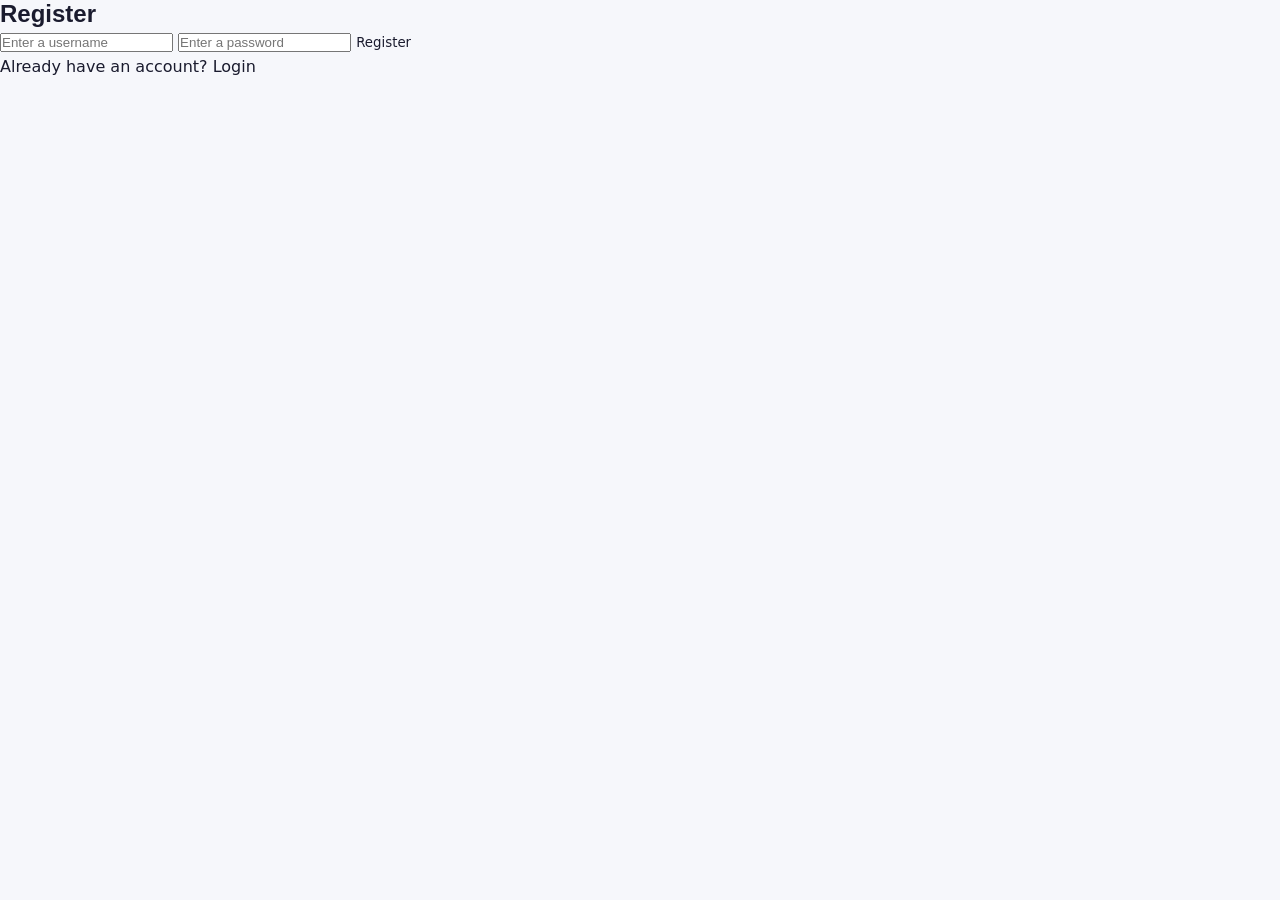
<file: register.html>
<!DOCTYPE html>
<html lang="en">
<head>
    <meta charset="UTF-8">
    <meta name="viewport" content="width=device-width, initial-scale=1.0">
    <title>Register</title>
    <link rel="stylesheet" href="styles.css">
</head>
<body>
    <div class="register-container">
        <h2>Register</h2>
        <form action="https://skynewsbeta.com/sam/register.php" method="POST">
            <input type="text" name="username" placeholder="Enter a username" required>
            <input type="password" name="password" placeholder="Enter a password" required>
            <button type="submit">Register</button>
        </form>
        <p>Already have an account? <a href="index.html">Login</a></p>
    </div>
</body>
</html>
</file>
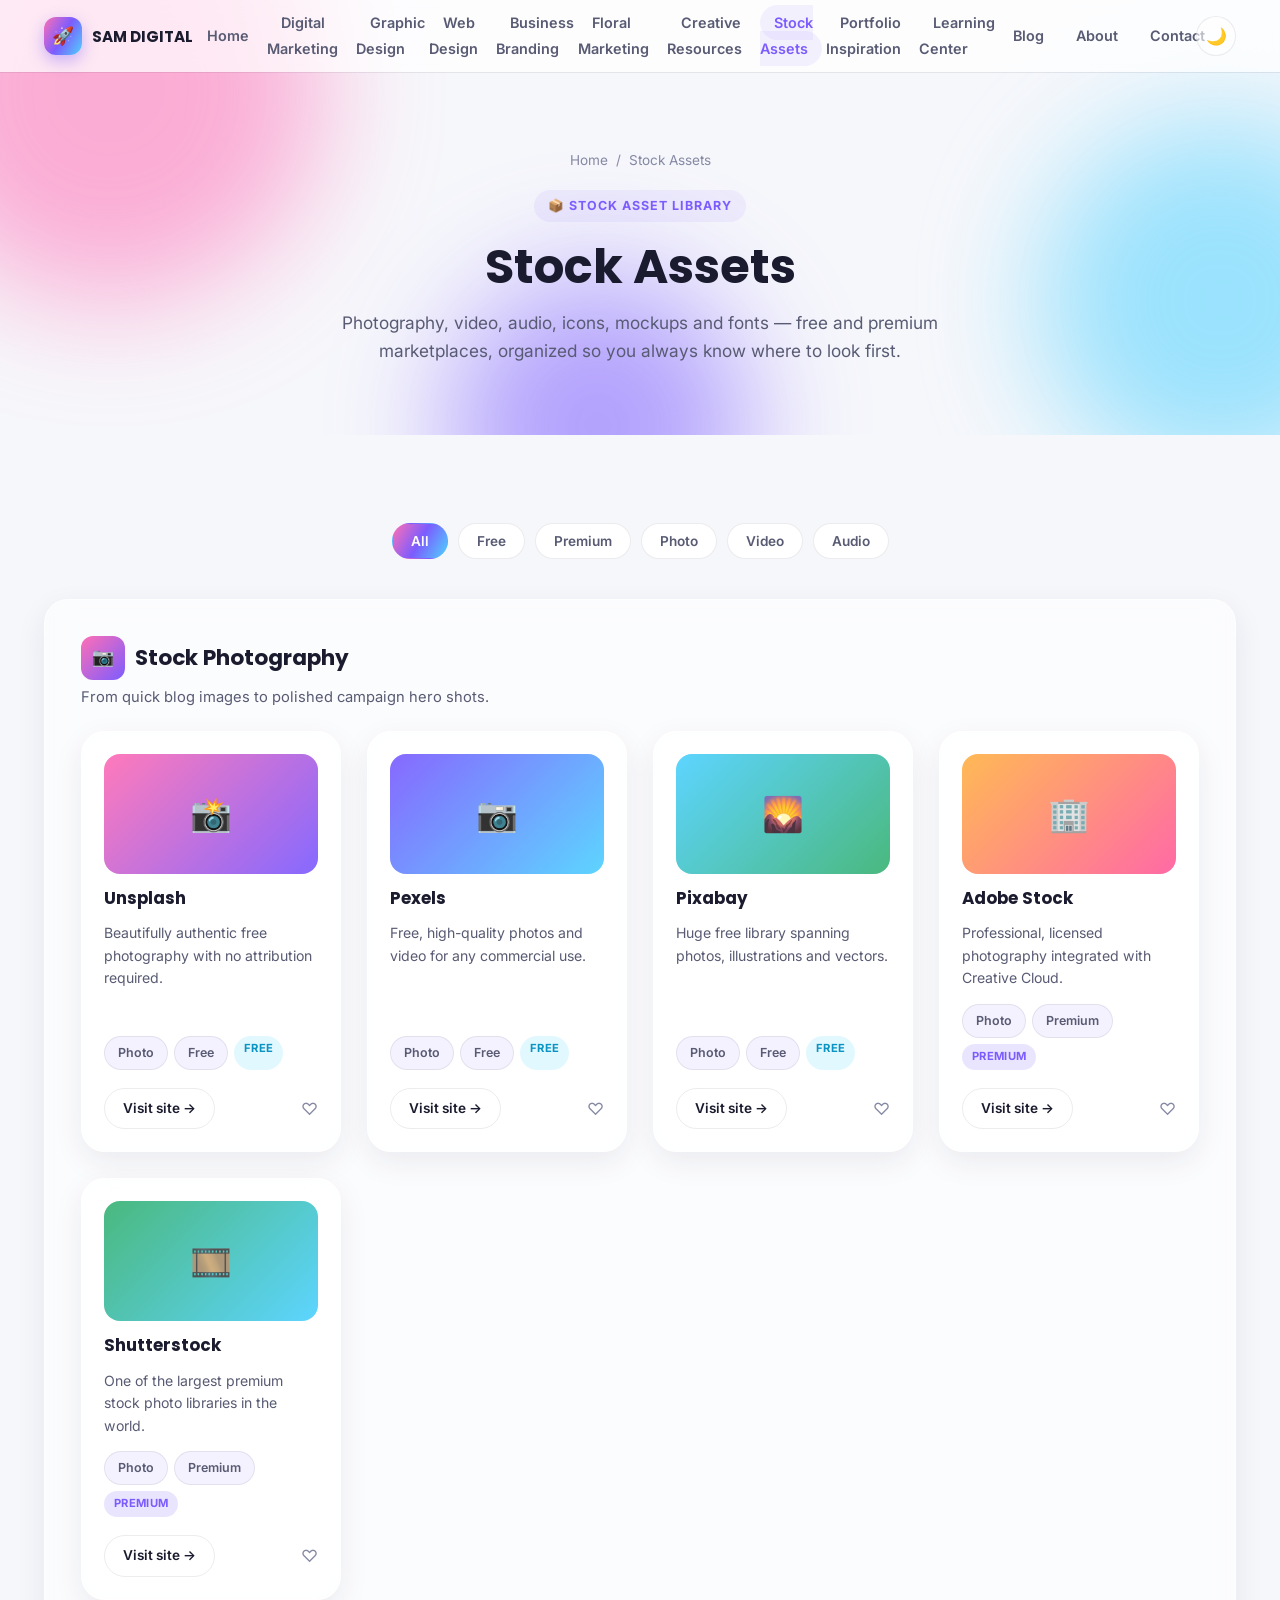
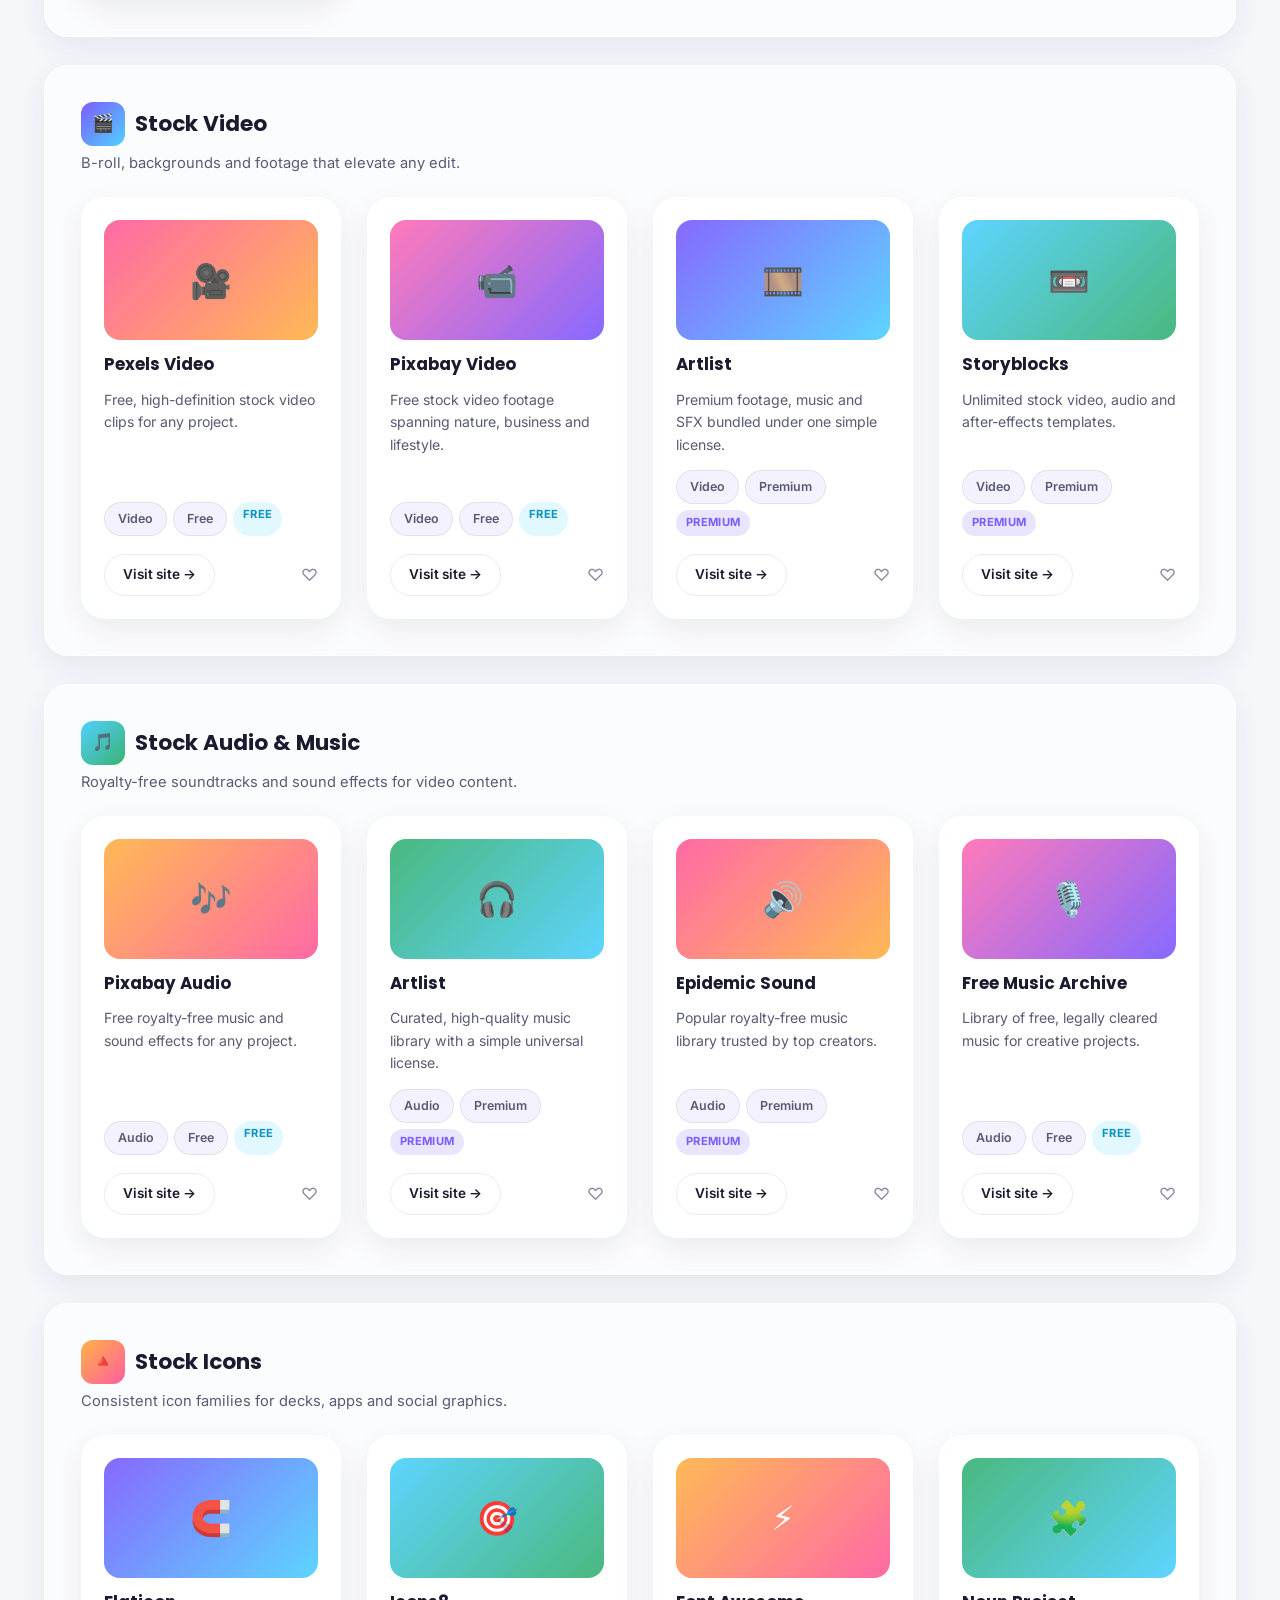
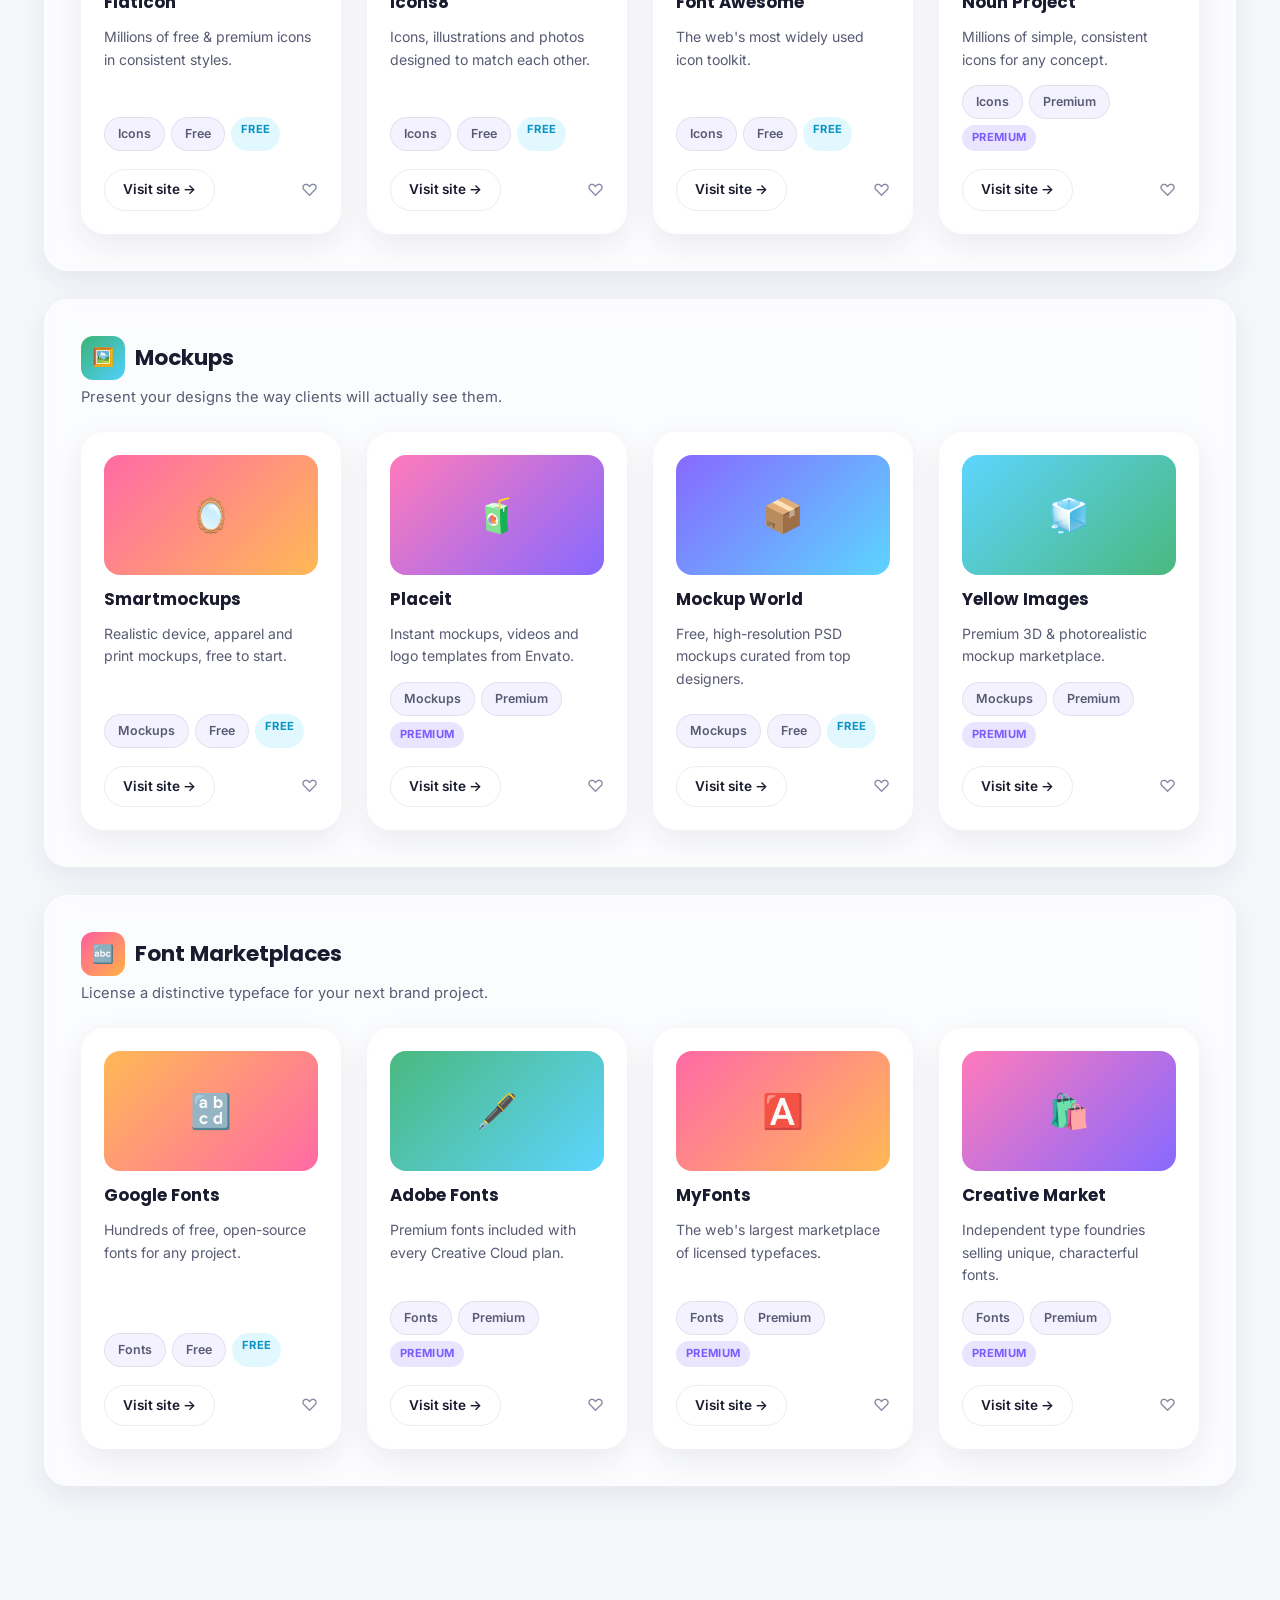
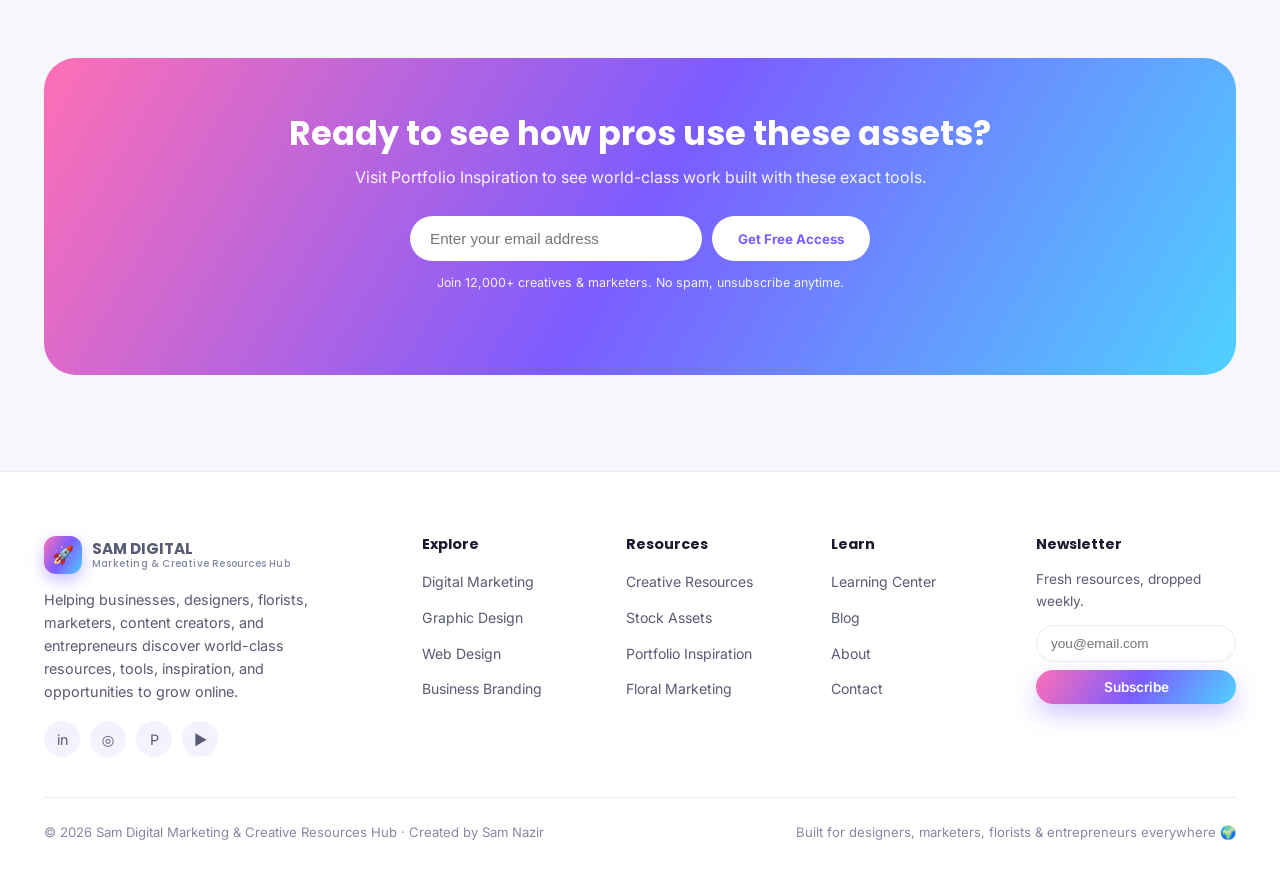
<file: stock-assets.html>
<!DOCTYPE html>
<html lang="en">
<head>
<meta charset="UTF-8">
<meta name="viewport" content="width=device-width, initial-scale=1.0">
<title>Stock Assets | Sam Digital Marketing & Creative Resources Hub</title>
<meta name="description" content="Free and premium stock photography, video, audio, icons, mockups and font marketplaces, organized by category.">
<meta name="author" content="Sam Nazir">
<meta property="og:title" content="Stock Assets | Sam Digital Marketing & Creative Resources Hub">
<meta property="og:description" content="Free and premium stock photography, video, audio, icons, mockups and font marketplaces, organized by category.">
<meta property="og:type" content="website">
<meta name="theme-color" content="#7c5cff">
<link rel="icon" href="data:image/svg+xml,<svg xmlns=%22http://www.w3.org/2000/svg%22 viewBox=%220 0 100 100%22><text y=%22.9em%22 font-size=%2290%22>🚀</text></svg>">
<link rel="preconnect" href="https://fonts.googleapis.com">
<link rel="preconnect" href="https://fonts.gstatic.com" crossorigin>
<link href="https://fonts.googleapis.com/css2?family=Poppins:wght@600;700;800&family=Inter:wght@400;500;600;700&display=swap" rel="stylesheet">
<link rel="stylesheet" href="styles.css">
</head>
<body>

<nav class="navbar">
  <div class="container nav-inner">
    <a href="index.html" class="brand">
      <span class="brand-mark">🚀</span>
      <span class="brand-text"><strong>SAM DIGITAL</strong></span>
    </a>
    <ul class="nav-links">
      <li><a href="index.html">Home</a></li>
      <li><a href="digital-marketing.html">Digital Marketing</a></li>
      <li><a href="graphic-design.html">Graphic Design</a></li>
      <li><a href="web-design.html">Web Design</a></li>
      <li><a href="business-branding.html">Business Branding</a></li>
      <li><a href="floral-marketing.html">Floral Marketing</a></li>
      <li><a href="creative-resources.html">Creative Resources</a></li>
      <li><a href="stock-assets.html">Stock Assets</a></li>
      <li><a href="portfolio-inspiration.html">Portfolio Inspiration</a></li>
      <li><a href="learning-center.html">Learning Center</a></li>
      <li><a href="blog.html">Blog</a></li>
      <li><a href="about.html">About</a></li>
      <li><a href="contact.html">Contact</a></li>
    </ul>
    <div class="nav-actions">
      <button class="theme-toggle" aria-label="Toggle dark mode">🌙</button>
      <button class="nav-burger" aria-label="Open menu">☰</button>
    </div>
  </div>
</nav>


  <header class="page-hero">
    <div class="blob-field"><div class="blob blob-1"></div><div class="blob blob-2"></div><div class="blob blob-3"></div></div>
    <div class="container page-hero-inner">
      <div class="crumbs"><a href="index.html">Home</a><span>/</span><span>Stock Assets</span></div>
      <span class="eyebrow">📦 Stock Asset Library</span>
      <h1>Stock Assets</h1>
      <p>Photography, video, audio, icons, mockups and fonts — free and premium marketplaces, organized so you always know where to look first.</p>
    </div>
  </header><section class="section"><div class="container"><div class="filter-bar" data-filter-group data-filter-target=".resource-card"><button class="filter-chip active" data-filter="all">All</button><button class="filter-chip" data-filter="free">Free</button><button class="filter-chip" data-filter="premium">Premium</button><button class="filter-chip" data-filter="photo">Photo</button><button class="filter-chip" data-filter="video">Video</button><button class="filter-chip" data-filter="audio">Audio</button></div>
    <div class="card category-block reveal">
      <div class="category-head">
        <div>
          <h3><span class="category-icon" style="background:linear-gradient(135deg,#ff6fb5,#7c5cff)">📷</span> Stock Photography</h3>
          <p>From quick blog images to polished campaign hero shots.</p>
        </div>
      </div>
      <div class="grid grid-4">
    <div class="card resource-card reveal" data-tags="photo free">
      <div class="resource-thumb" style="background:linear-gradient(135deg,#ff6fb5,#7c5cff)">📸</div>
      <h3>Unsplash</h3>
      <p class="desc">Beautifully authentic free photography with no attribution required.</p>
      <div class="resource-meta"><span class="chip">Photo</span><span class="chip">Free</span><span class="badge badge-free">Free</span></div>
      <div class="resource-foot">
        <a href="https://unsplash.com" target="_blank" rel="noopener" class="btn btn-outline btn-sm">Visit site →</a>
        <button class="bookmark-btn" data-id="Unsplash">♡</button>
      </div>
    </div>
    <div class="card resource-card reveal" data-tags="photo free">
      <div class="resource-thumb" style="background:linear-gradient(135deg,#7c5cff,#4fd1ff)">📷</div>
      <h3>Pexels</h3>
      <p class="desc">Free, high-quality photos and video for any commercial use.</p>
      <div class="resource-meta"><span class="chip">Photo</span><span class="chip">Free</span><span class="badge badge-free">Free</span></div>
      <div class="resource-foot">
        <a href="https://www.pexels.com" target="_blank" rel="noopener" class="btn btn-outline btn-sm">Visit site →</a>
        <button class="bookmark-btn" data-id="Pexels">♡</button>
      </div>
    </div>
    <div class="card resource-card reveal" data-tags="photo free">
      <div class="resource-thumb" style="background:linear-gradient(135deg,#4fd1ff,#3bb273)">🌄</div>
      <h3>Pixabay</h3>
      <p class="desc">Huge free library spanning photos, illustrations and vectors.</p>
      <div class="resource-meta"><span class="chip">Photo</span><span class="chip">Free</span><span class="badge badge-free">Free</span></div>
      <div class="resource-foot">
        <a href="https://pixabay.com" target="_blank" rel="noopener" class="btn btn-outline btn-sm">Visit site →</a>
        <button class="bookmark-btn" data-id="Pixabay">♡</button>
      </div>
    </div>
    <div class="card resource-card reveal" data-tags="photo premium">
      <div class="resource-thumb" style="background:linear-gradient(135deg,#ffb347,#ff5d9e)">🏢</div>
      <h3>Adobe Stock</h3>
      <p class="desc">Professional, licensed photography integrated with Creative Cloud.</p>
      <div class="resource-meta"><span class="chip">Photo</span><span class="chip">Premium</span><span class="badge badge-premium">Premium</span></div>
      <div class="resource-foot">
        <a href="https://stock.adobe.com" target="_blank" rel="noopener" class="btn btn-outline btn-sm">Visit site →</a>
        <button class="bookmark-btn" data-id="Adobe Stock">♡</button>
      </div>
    </div>
    <div class="card resource-card reveal" data-tags="photo premium">
      <div class="resource-thumb" style="background:linear-gradient(135deg,#3bb273,#4fd1ff)">🎞️</div>
      <h3>Shutterstock</h3>
      <p class="desc">One of the largest premium stock photo libraries in the world.</p>
      <div class="resource-meta"><span class="chip">Photo</span><span class="chip">Premium</span><span class="badge badge-premium">Premium</span></div>
      <div class="resource-foot">
        <a href="https://www.shutterstock.com" target="_blank" rel="noopener" class="btn btn-outline btn-sm">Visit site →</a>
        <button class="bookmark-btn" data-id="Shutterstock">♡</button>
      </div>
    </div></div>
    </div>
    <div class="card category-block reveal">
      <div class="category-head">
        <div>
          <h3><span class="category-icon" style="background:linear-gradient(135deg,#7c5cff,#4fd1ff)">🎬</span> Stock Video</h3>
          <p>B-roll, backgrounds and footage that elevate any edit.</p>
        </div>
      </div>
      <div class="grid grid-4">
    <div class="card resource-card reveal" data-tags="video free">
      <div class="resource-thumb" style="background:linear-gradient(135deg,#ff5d9e,#ffb347)">🎥</div>
      <h3>Pexels Video</h3>
      <p class="desc">Free, high-definition stock video clips for any project.</p>
      <div class="resource-meta"><span class="chip">Video</span><span class="chip">Free</span><span class="badge badge-free">Free</span></div>
      <div class="resource-foot">
        <a href="https://www.pexels.com/videos" target="_blank" rel="noopener" class="btn btn-outline btn-sm">Visit site →</a>
        <button class="bookmark-btn" data-id="Pexels Video">♡</button>
      </div>
    </div>
    <div class="card resource-card reveal" data-tags="video free">
      <div class="resource-thumb" style="background:linear-gradient(135deg,#ff6fb5,#7c5cff)">📹</div>
      <h3>Pixabay Video</h3>
      <p class="desc">Free stock video footage spanning nature, business and lifestyle.</p>
      <div class="resource-meta"><span class="chip">Video</span><span class="chip">Free</span><span class="badge badge-free">Free</span></div>
      <div class="resource-foot">
        <a href="https://pixabay.com/videos" target="_blank" rel="noopener" class="btn btn-outline btn-sm">Visit site →</a>
        <button class="bookmark-btn" data-id="Pixabay Video">♡</button>
      </div>
    </div>
    <div class="card resource-card reveal" data-tags="video premium">
      <div class="resource-thumb" style="background:linear-gradient(135deg,#7c5cff,#4fd1ff)">🎞️</div>
      <h3>Artlist</h3>
      <p class="desc">Premium footage, music and SFX bundled under one simple license.</p>
      <div class="resource-meta"><span class="chip">Video</span><span class="chip">Premium</span><span class="badge badge-premium">Premium</span></div>
      <div class="resource-foot">
        <a href="https://artlist.io" target="_blank" rel="noopener" class="btn btn-outline btn-sm">Visit site →</a>
        <button class="bookmark-btn" data-id="Artlist">♡</button>
      </div>
    </div>
    <div class="card resource-card reveal" data-tags="video premium">
      <div class="resource-thumb" style="background:linear-gradient(135deg,#4fd1ff,#3bb273)">📼</div>
      <h3>Storyblocks</h3>
      <p class="desc">Unlimited stock video, audio and after-effects templates.</p>
      <div class="resource-meta"><span class="chip">Video</span><span class="chip">Premium</span><span class="badge badge-premium">Premium</span></div>
      <div class="resource-foot">
        <a href="https://www.storyblocks.com" target="_blank" rel="noopener" class="btn btn-outline btn-sm">Visit site →</a>
        <button class="bookmark-btn" data-id="Storyblocks">♡</button>
      </div>
    </div></div>
    </div>
    <div class="card category-block reveal">
      <div class="category-head">
        <div>
          <h3><span class="category-icon" style="background:linear-gradient(135deg,#4fd1ff,#3bb273)">🎵</span> Stock Audio &amp; Music</h3>
          <p>Royalty-free soundtracks and sound effects for video content.</p>
        </div>
      </div>
      <div class="grid grid-4">
    <div class="card resource-card reveal" data-tags="audio free">
      <div class="resource-thumb" style="background:linear-gradient(135deg,#ffb347,#ff5d9e)">🎶</div>
      <h3>Pixabay Audio</h3>
      <p class="desc">Free royalty-free music and sound effects for any project.</p>
      <div class="resource-meta"><span class="chip">Audio</span><span class="chip">Free</span><span class="badge badge-free">Free</span></div>
      <div class="resource-foot">
        <a href="https://pixabay.com/music" target="_blank" rel="noopener" class="btn btn-outline btn-sm">Visit site →</a>
        <button class="bookmark-btn" data-id="Pixabay Audio">♡</button>
      </div>
    </div>
    <div class="card resource-card reveal" data-tags="audio premium">
      <div class="resource-thumb" style="background:linear-gradient(135deg,#3bb273,#4fd1ff)">🎧</div>
      <h3>Artlist</h3>
      <p class="desc">Curated, high-quality music library with a simple universal license.</p>
      <div class="resource-meta"><span class="chip">Audio</span><span class="chip">Premium</span><span class="badge badge-premium">Premium</span></div>
      <div class="resource-foot">
        <a href="https://artlist.io" target="_blank" rel="noopener" class="btn btn-outline btn-sm">Visit site →</a>
        <button class="bookmark-btn" data-id="Artlist">♡</button>
      </div>
    </div>
    <div class="card resource-card reveal" data-tags="audio premium">
      <div class="resource-thumb" style="background:linear-gradient(135deg,#ff5d9e,#ffb347)">🔊</div>
      <h3>Epidemic Sound</h3>
      <p class="desc">Popular royalty-free music library trusted by top creators.</p>
      <div class="resource-meta"><span class="chip">Audio</span><span class="chip">Premium</span><span class="badge badge-premium">Premium</span></div>
      <div class="resource-foot">
        <a href="https://www.epidemicsound.com" target="_blank" rel="noopener" class="btn btn-outline btn-sm">Visit site →</a>
        <button class="bookmark-btn" data-id="Epidemic Sound">♡</button>
      </div>
    </div>
    <div class="card resource-card reveal" data-tags="audio free">
      <div class="resource-thumb" style="background:linear-gradient(135deg,#ff6fb5,#7c5cff)">🎙️</div>
      <h3>Free Music Archive</h3>
      <p class="desc">Library of free, legally cleared music for creative projects.</p>
      <div class="resource-meta"><span class="chip">Audio</span><span class="chip">Free</span><span class="badge badge-free">Free</span></div>
      <div class="resource-foot">
        <a href="https://freemusicarchive.org" target="_blank" rel="noopener" class="btn btn-outline btn-sm">Visit site →</a>
        <button class="bookmark-btn" data-id="Free Music Archive">♡</button>
      </div>
    </div></div>
    </div>
    <div class="card category-block reveal">
      <div class="category-head">
        <div>
          <h3><span class="category-icon" style="background:linear-gradient(135deg,#ffb347,#ff5d9e)">🔺</span> Stock Icons</h3>
          <p>Consistent icon families for decks, apps and social graphics.</p>
        </div>
      </div>
      <div class="grid grid-4">
    <div class="card resource-card reveal" data-tags="icons free">
      <div class="resource-thumb" style="background:linear-gradient(135deg,#7c5cff,#4fd1ff)">🧲</div>
      <h3>Flaticon</h3>
      <p class="desc">Millions of free &amp; premium icons in consistent styles.</p>
      <div class="resource-meta"><span class="chip">Icons</span><span class="chip">Free</span><span class="badge badge-free">Free</span></div>
      <div class="resource-foot">
        <a href="https://www.flaticon.com" target="_blank" rel="noopener" class="btn btn-outline btn-sm">Visit site →</a>
        <button class="bookmark-btn" data-id="Flaticon">♡</button>
      </div>
    </div>
    <div class="card resource-card reveal" data-tags="icons free">
      <div class="resource-thumb" style="background:linear-gradient(135deg,#4fd1ff,#3bb273)">🎯</div>
      <h3>Icons8</h3>
      <p class="desc">Icons, illustrations and photos designed to match each other.</p>
      <div class="resource-meta"><span class="chip">Icons</span><span class="chip">Free</span><span class="badge badge-free">Free</span></div>
      <div class="resource-foot">
        <a href="https://icons8.com" target="_blank" rel="noopener" class="btn btn-outline btn-sm">Visit site →</a>
        <button class="bookmark-btn" data-id="Icons8">♡</button>
      </div>
    </div>
    <div class="card resource-card reveal" data-tags="icons free">
      <div class="resource-thumb" style="background:linear-gradient(135deg,#ffb347,#ff5d9e)">⚡</div>
      <h3>Font Awesome</h3>
      <p class="desc">The web's most widely used icon toolkit.</p>
      <div class="resource-meta"><span class="chip">Icons</span><span class="chip">Free</span><span class="badge badge-free">Free</span></div>
      <div class="resource-foot">
        <a href="https://fontawesome.com" target="_blank" rel="noopener" class="btn btn-outline btn-sm">Visit site →</a>
        <button class="bookmark-btn" data-id="Font Awesome">♡</button>
      </div>
    </div>
    <div class="card resource-card reveal" data-tags="icons premium">
      <div class="resource-thumb" style="background:linear-gradient(135deg,#3bb273,#4fd1ff)">🧩</div>
      <h3>Noun Project</h3>
      <p class="desc">Millions of simple, consistent icons for any concept.</p>
      <div class="resource-meta"><span class="chip">Icons</span><span class="chip">Premium</span><span class="badge badge-premium">Premium</span></div>
      <div class="resource-foot">
        <a href="https://thenounproject.com" target="_blank" rel="noopener" class="btn btn-outline btn-sm">Visit site →</a>
        <button class="bookmark-btn" data-id="Noun Project">♡</button>
      </div>
    </div></div>
    </div>
    <div class="card category-block reveal">
      <div class="category-head">
        <div>
          <h3><span class="category-icon" style="background:linear-gradient(135deg,#3bb273,#4fd1ff)">🖼️</span> Mockups</h3>
          <p>Present your designs the way clients will actually see them.</p>
        </div>
      </div>
      <div class="grid grid-4">
    <div class="card resource-card reveal" data-tags="mockups free">
      <div class="resource-thumb" style="background:linear-gradient(135deg,#ff5d9e,#ffb347)">🪞</div>
      <h3>Smartmockups</h3>
      <p class="desc">Realistic device, apparel and print mockups, free to start.</p>
      <div class="resource-meta"><span class="chip">Mockups</span><span class="chip">Free</span><span class="badge badge-free">Free</span></div>
      <div class="resource-foot">
        <a href="https://smartmockups.com" target="_blank" rel="noopener" class="btn btn-outline btn-sm">Visit site →</a>
        <button class="bookmark-btn" data-id="Smartmockups">♡</button>
      </div>
    </div>
    <div class="card resource-card reveal" data-tags="mockups premium">
      <div class="resource-thumb" style="background:linear-gradient(135deg,#ff6fb5,#7c5cff)">🧃</div>
      <h3>Placeit</h3>
      <p class="desc">Instant mockups, videos and logo templates from Envato.</p>
      <div class="resource-meta"><span class="chip">Mockups</span><span class="chip">Premium</span><span class="badge badge-premium">Premium</span></div>
      <div class="resource-foot">
        <a href="https://placeit.net" target="_blank" rel="noopener" class="btn btn-outline btn-sm">Visit site →</a>
        <button class="bookmark-btn" data-id="Placeit">♡</button>
      </div>
    </div>
    <div class="card resource-card reveal" data-tags="mockups free">
      <div class="resource-thumb" style="background:linear-gradient(135deg,#7c5cff,#4fd1ff)">📦</div>
      <h3>Mockup World</h3>
      <p class="desc">Free, high-resolution PSD mockups curated from top designers.</p>
      <div class="resource-meta"><span class="chip">Mockups</span><span class="chip">Free</span><span class="badge badge-free">Free</span></div>
      <div class="resource-foot">
        <a href="https://www.mockupworld.co" target="_blank" rel="noopener" class="btn btn-outline btn-sm">Visit site →</a>
        <button class="bookmark-btn" data-id="Mockup World">♡</button>
      </div>
    </div>
    <div class="card resource-card reveal" data-tags="mockups premium">
      <div class="resource-thumb" style="background:linear-gradient(135deg,#4fd1ff,#3bb273)">🧊</div>
      <h3>Yellow Images</h3>
      <p class="desc">Premium 3D &amp; photorealistic mockup marketplace.</p>
      <div class="resource-meta"><span class="chip">Mockups</span><span class="chip">Premium</span><span class="badge badge-premium">Premium</span></div>
      <div class="resource-foot">
        <a href="https://yellowimages.com" target="_blank" rel="noopener" class="btn btn-outline btn-sm">Visit site →</a>
        <button class="bookmark-btn" data-id="Yellow Images">♡</button>
      </div>
    </div></div>
    </div>
    <div class="card category-block reveal">
      <div class="category-head">
        <div>
          <h3><span class="category-icon" style="background:linear-gradient(135deg,#ff5d9e,#ffb347)">🔤</span> Font Marketplaces</h3>
          <p>License a distinctive typeface for your next brand project.</p>
        </div>
      </div>
      <div class="grid grid-4">
    <div class="card resource-card reveal" data-tags="fonts free">
      <div class="resource-thumb" style="background:linear-gradient(135deg,#ffb347,#ff5d9e)">🔡</div>
      <h3>Google Fonts</h3>
      <p class="desc">Hundreds of free, open-source fonts for any project.</p>
      <div class="resource-meta"><span class="chip">Fonts</span><span class="chip">Free</span><span class="badge badge-free">Free</span></div>
      <div class="resource-foot">
        <a href="https://fonts.google.com" target="_blank" rel="noopener" class="btn btn-outline btn-sm">Visit site →</a>
        <button class="bookmark-btn" data-id="Google Fonts">♡</button>
      </div>
    </div>
    <div class="card resource-card reveal" data-tags="fonts premium">
      <div class="resource-thumb" style="background:linear-gradient(135deg,#3bb273,#4fd1ff)">🖋️</div>
      <h3>Adobe Fonts</h3>
      <p class="desc">Premium fonts included with every Creative Cloud plan.</p>
      <div class="resource-meta"><span class="chip">Fonts</span><span class="chip">Premium</span><span class="badge badge-premium">Premium</span></div>
      <div class="resource-foot">
        <a href="https://fonts.adobe.com" target="_blank" rel="noopener" class="btn btn-outline btn-sm">Visit site →</a>
        <button class="bookmark-btn" data-id="Adobe Fonts">♡</button>
      </div>
    </div>
    <div class="card resource-card reveal" data-tags="fonts premium">
      <div class="resource-thumb" style="background:linear-gradient(135deg,#ff5d9e,#ffb347)">🅰️</div>
      <h3>MyFonts</h3>
      <p class="desc">The web's largest marketplace of licensed typefaces.</p>
      <div class="resource-meta"><span class="chip">Fonts</span><span class="chip">Premium</span><span class="badge badge-premium">Premium</span></div>
      <div class="resource-foot">
        <a href="https://www.myfonts.com" target="_blank" rel="noopener" class="btn btn-outline btn-sm">Visit site →</a>
        <button class="bookmark-btn" data-id="MyFonts">♡</button>
      </div>
    </div>
    <div class="card resource-card reveal" data-tags="fonts premium">
      <div class="resource-thumb" style="background:linear-gradient(135deg,#ff6fb5,#7c5cff)">🛍️</div>
      <h3>Creative Market</h3>
      <p class="desc">Independent type foundries selling unique, characterful fonts.</p>
      <div class="resource-meta"><span class="chip">Fonts</span><span class="chip">Premium</span><span class="badge badge-premium">Premium</span></div>
      <div class="resource-foot">
        <a href="https://creativemarket.com" target="_blank" rel="noopener" class="btn btn-outline btn-sm">Visit site →</a>
        <button class="bookmark-btn" data-id="Creative Market">♡</button>
      </div>
    </div></div>
    </div></div></section>
  <section class="section section--tight">
    <div class="container">
      <div class="cta-band reveal">
        <h2>Ready to see how pros use these assets?</h2>
        <p>Visit Portfolio Inspiration to see world-class work built with these exact tools.</p>
        <form class="newsletter-form" data-fake-submit>
          <input type="email" required placeholder="Enter your email address">
          <button type="submit">Get Free Access</button>
        </form>
        <p class="form-note">Join 12,000+ creatives &amp; marketers. No spam, unsubscribe anytime.</p>
      </div>
    </div>
  </section>

<footer>
  <div class="container">
    <div class="footer-grid">
      <div class="footer-brand">
        <a href="index.html" class="brand"><span class="brand-mark">🚀</span><span class="brand-text"><strong>SAM DIGITAL</strong><small>Marketing &amp; Creative Resources Hub</small></span></a>
        <p>Helping businesses, designers, florists, marketers, content creators, and entrepreneurs discover world-class resources, tools, inspiration, and opportunities to grow online.</p>
        <div class="social-row">
          <a href="https://www.linkedin.com/" target="_blank" rel="noopener" aria-label="LinkedIn">in</a>
          <a href="https://www.instagram.com/" target="_blank" rel="noopener" aria-label="Instagram">◎</a>
          <a href="https://www.pinterest.com/" target="_blank" rel="noopener" aria-label="Pinterest">P</a>
          <a href="https://www.youtube.com/" target="_blank" rel="noopener" aria-label="YouTube">▶</a>
        </div>
      </div>
      <div>
        <h4>Explore</h4>
        <ul>
          <li><a href="digital-marketing.html">Digital Marketing</a></li>
          <li><a href="graphic-design.html">Graphic Design</a></li>
          <li><a href="web-design.html">Web Design</a></li>
          <li><a href="business-branding.html">Business Branding</a></li>
        </ul>
      </div>
      <div>
        <h4>Resources</h4>
        <ul>
          <li><a href="creative-resources.html">Creative Resources</a></li>
          <li><a href="stock-assets.html">Stock Assets</a></li>
          <li><a href="portfolio-inspiration.html">Portfolio Inspiration</a></li>
          <li><a href="floral-marketing.html">Floral Marketing</a></li>
        </ul>
      </div>
      <div>
        <h4>Learn</h4>
        <ul>
          <li><a href="learning-center.html">Learning Center</a></li>
          <li><a href="blog.html">Blog</a></li>
          <li><a href="about.html">About</a></li>
          <li><a href="contact.html">Contact</a></li>
        </ul>
      </div>
      <div>
        <h4>Newsletter</h4>
        <p style="font-size:.85rem;color:var(--text-dim);margin-bottom:12px">Fresh resources, dropped weekly.</p>
        <form data-fake-submit style="display:flex;flex-direction:column;gap:8px">
          <input type="email" required placeholder="you@email.com" style="padding:10px 14px;border-radius:999px;border:1px solid var(--border);background:var(--bg-elev);color:var(--text);font-size:.85rem">
          <button class="btn btn-primary btn-sm" type="submit">Subscribe</button>
        </form>
      </div>
    </div>
    <div class="footer-bottom">
      <span>© <span data-year></span> Sam Digital Marketing &amp; Creative Resources Hub · Created by Sam Nazir</span>
      <span>Built for designers, marketers, florists &amp; entrepreneurs everywhere 🌍</span>
    </div>
  </div>
</footer>

<button class="back-to-top" aria-label="Back to top">↑</button>
<script src="script.js"></script>
</body>
</html>
</file>
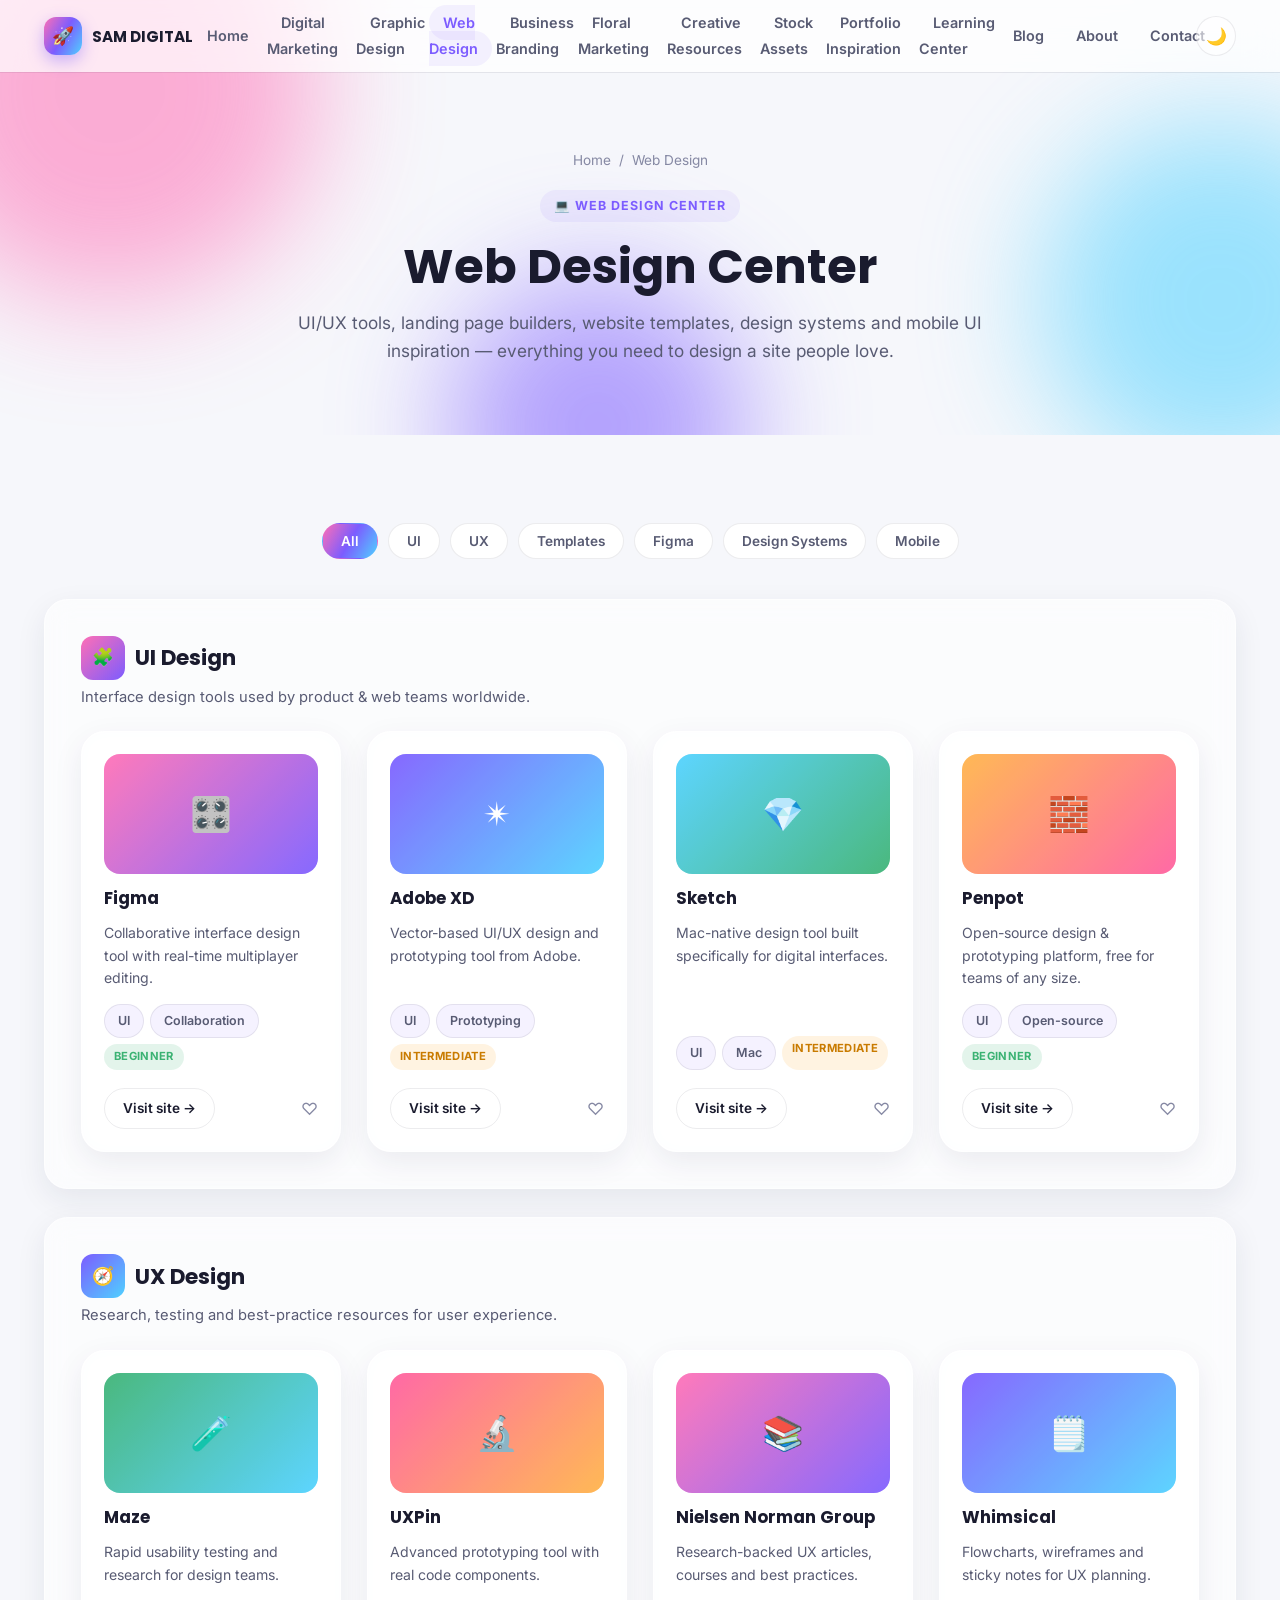
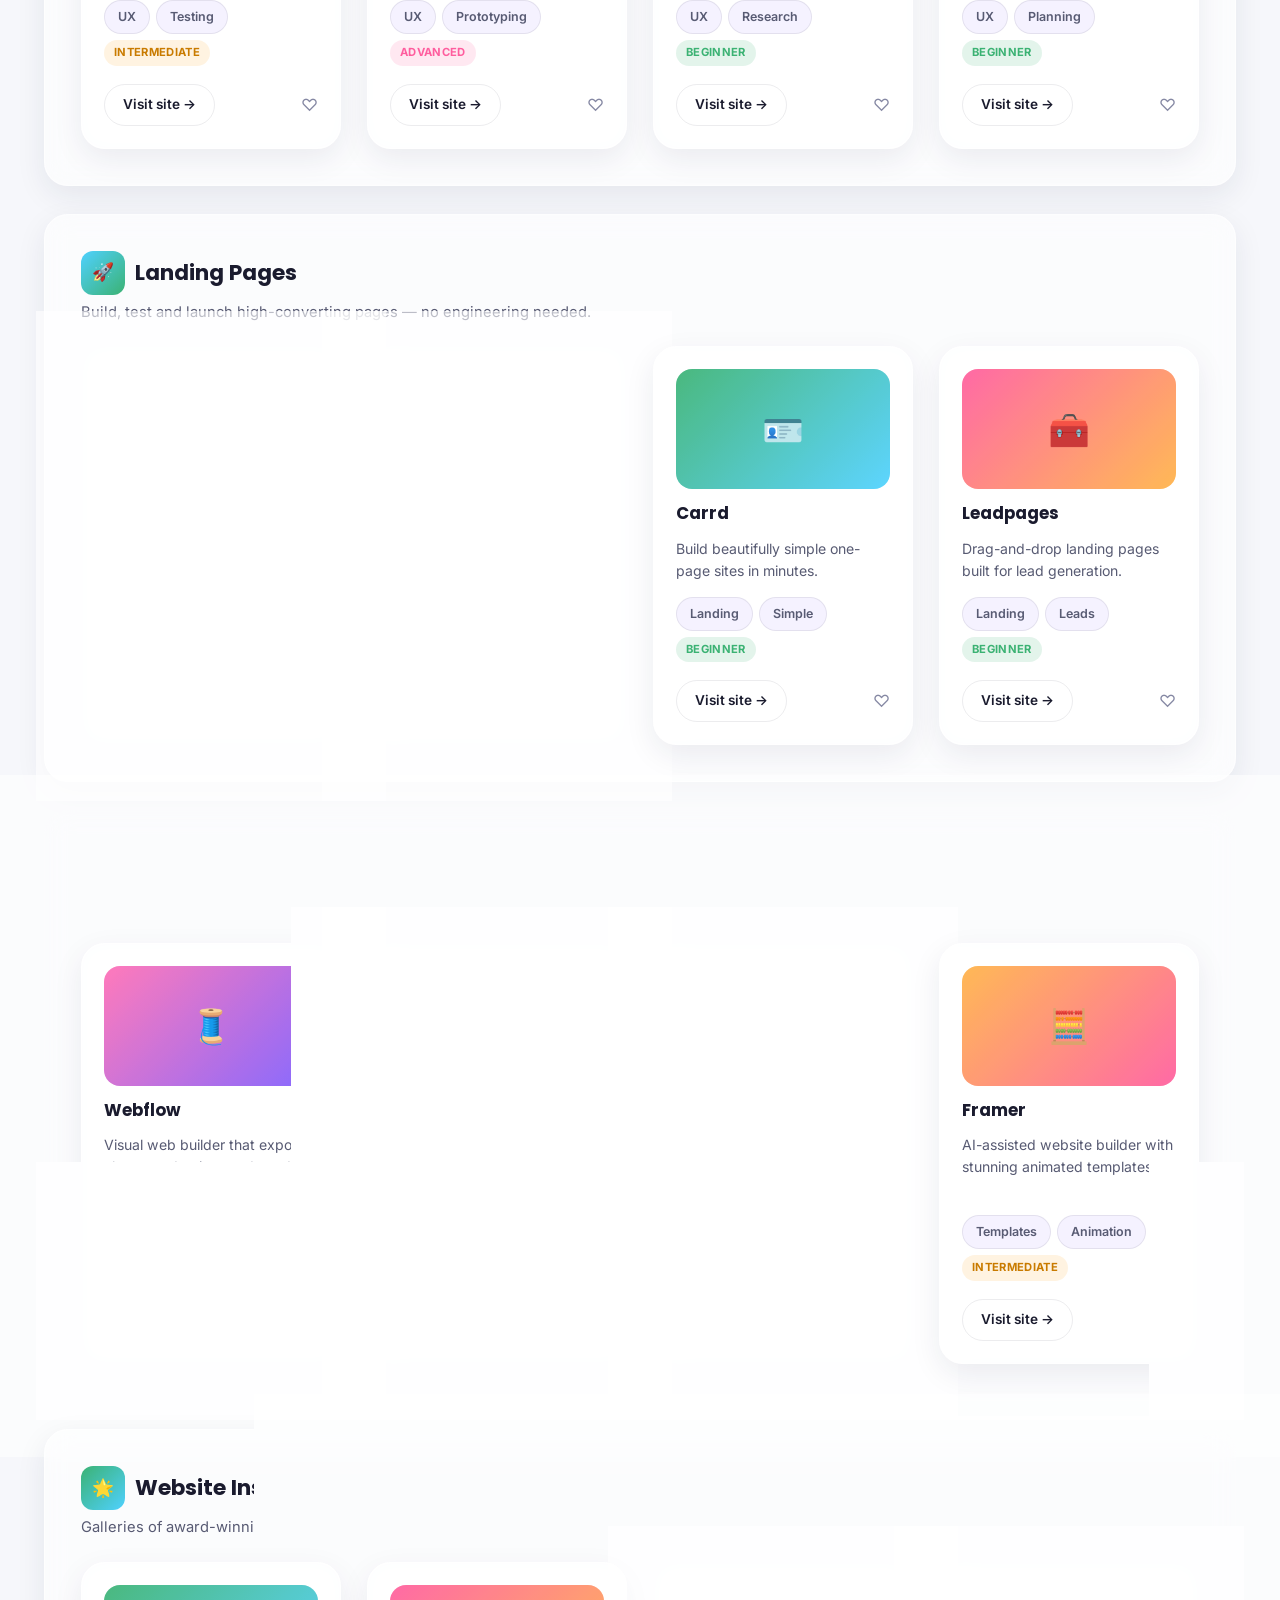
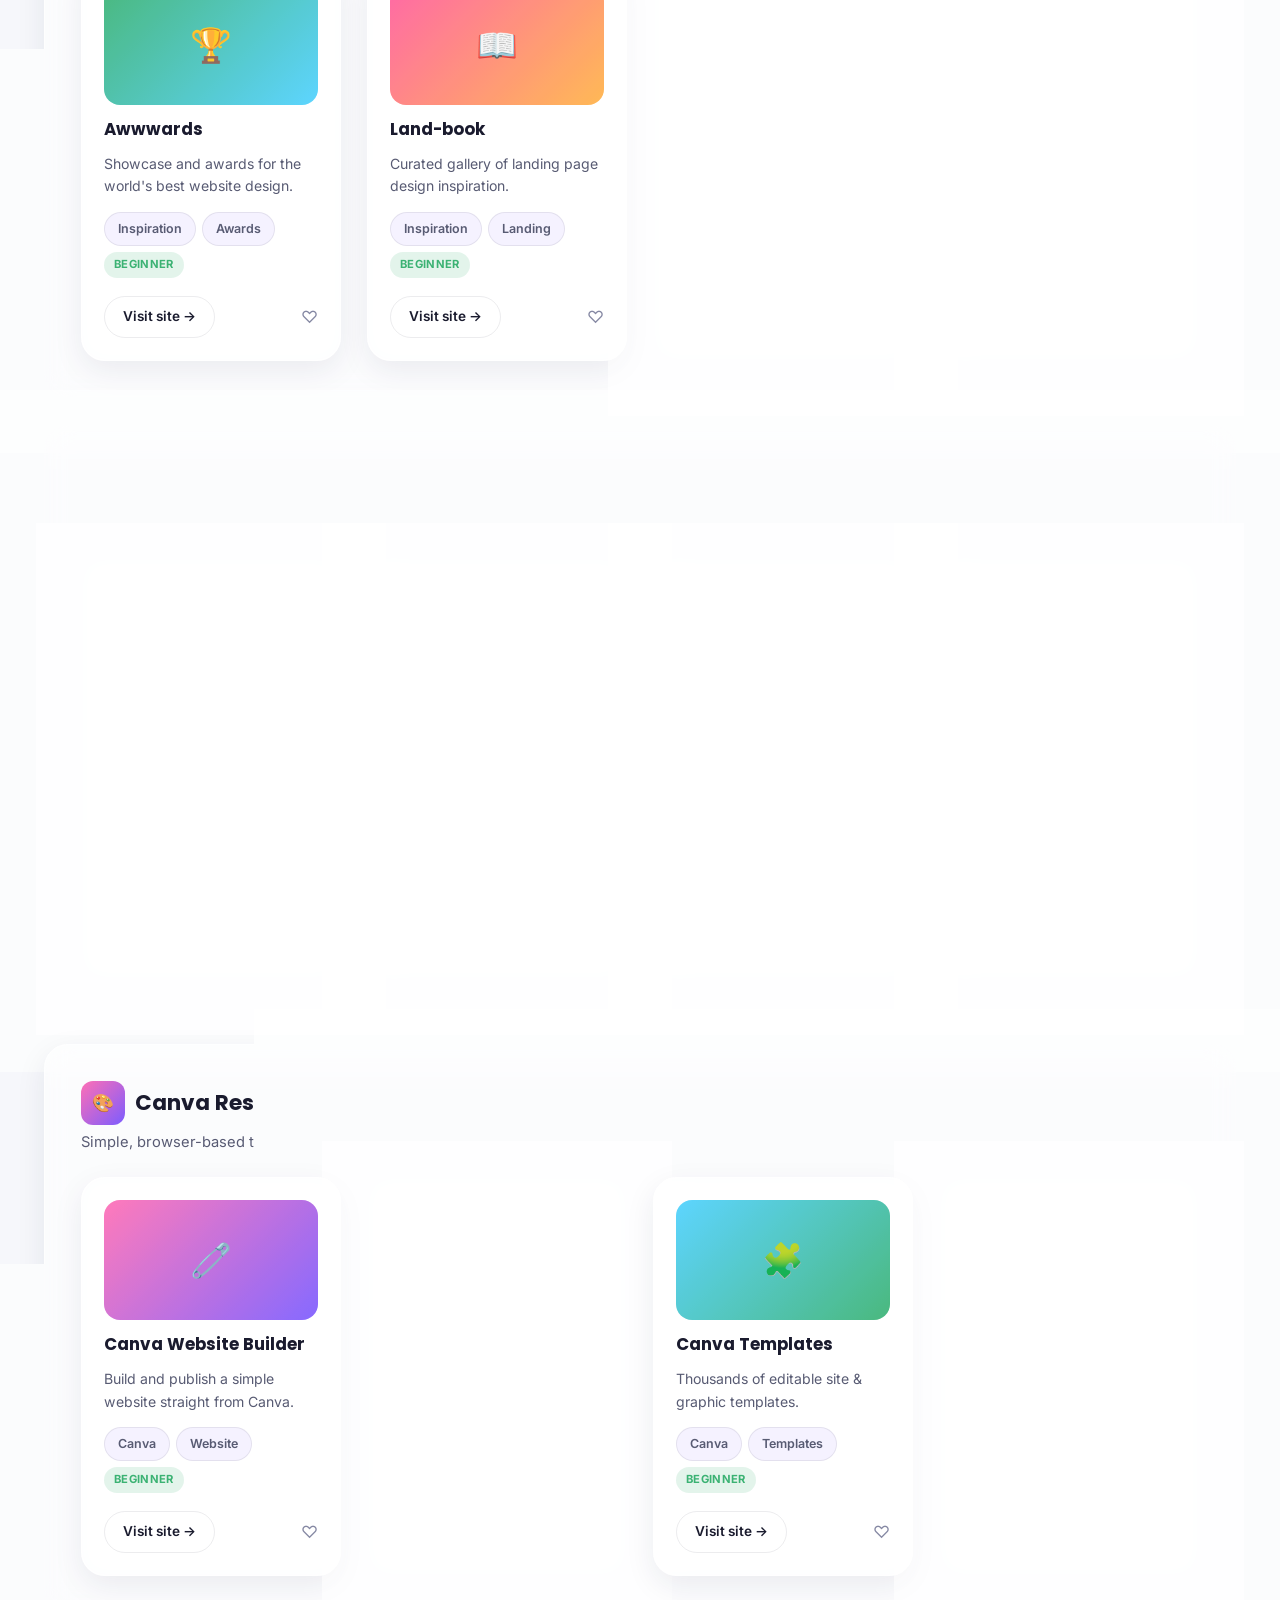
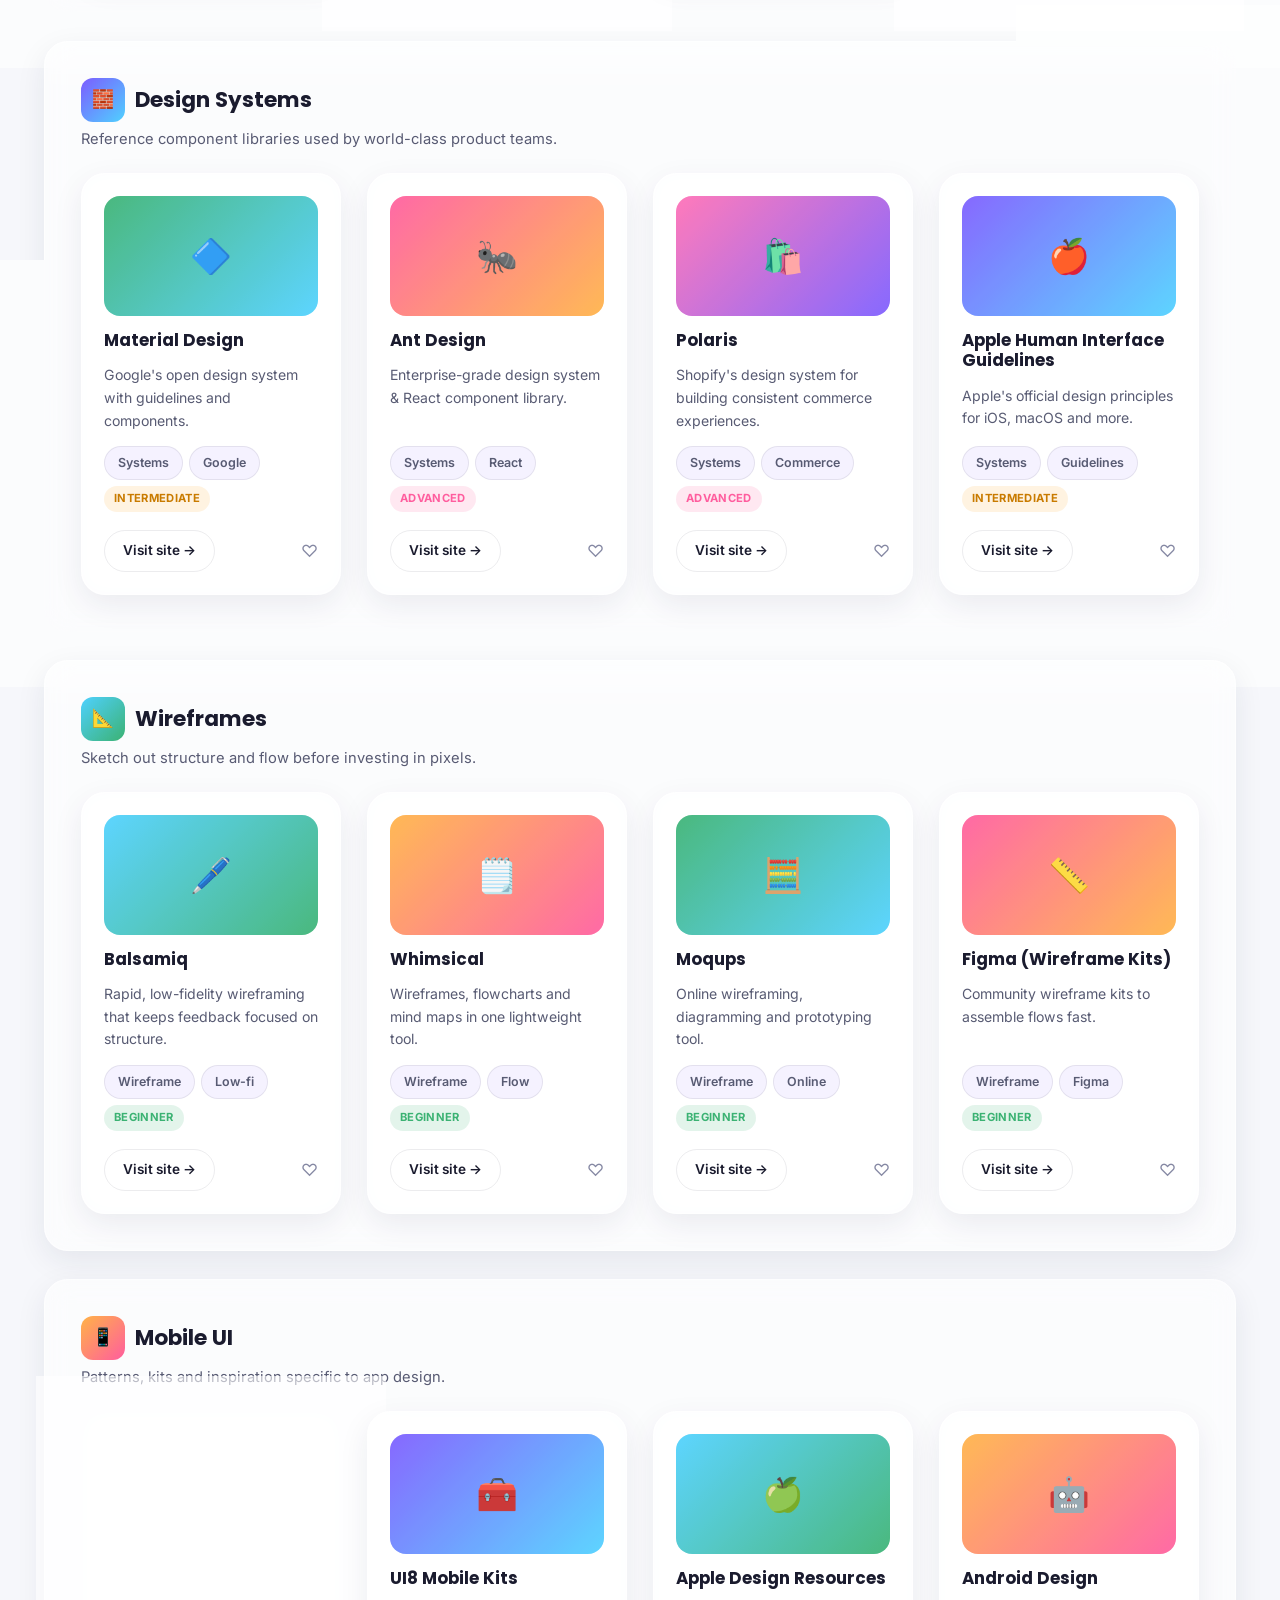
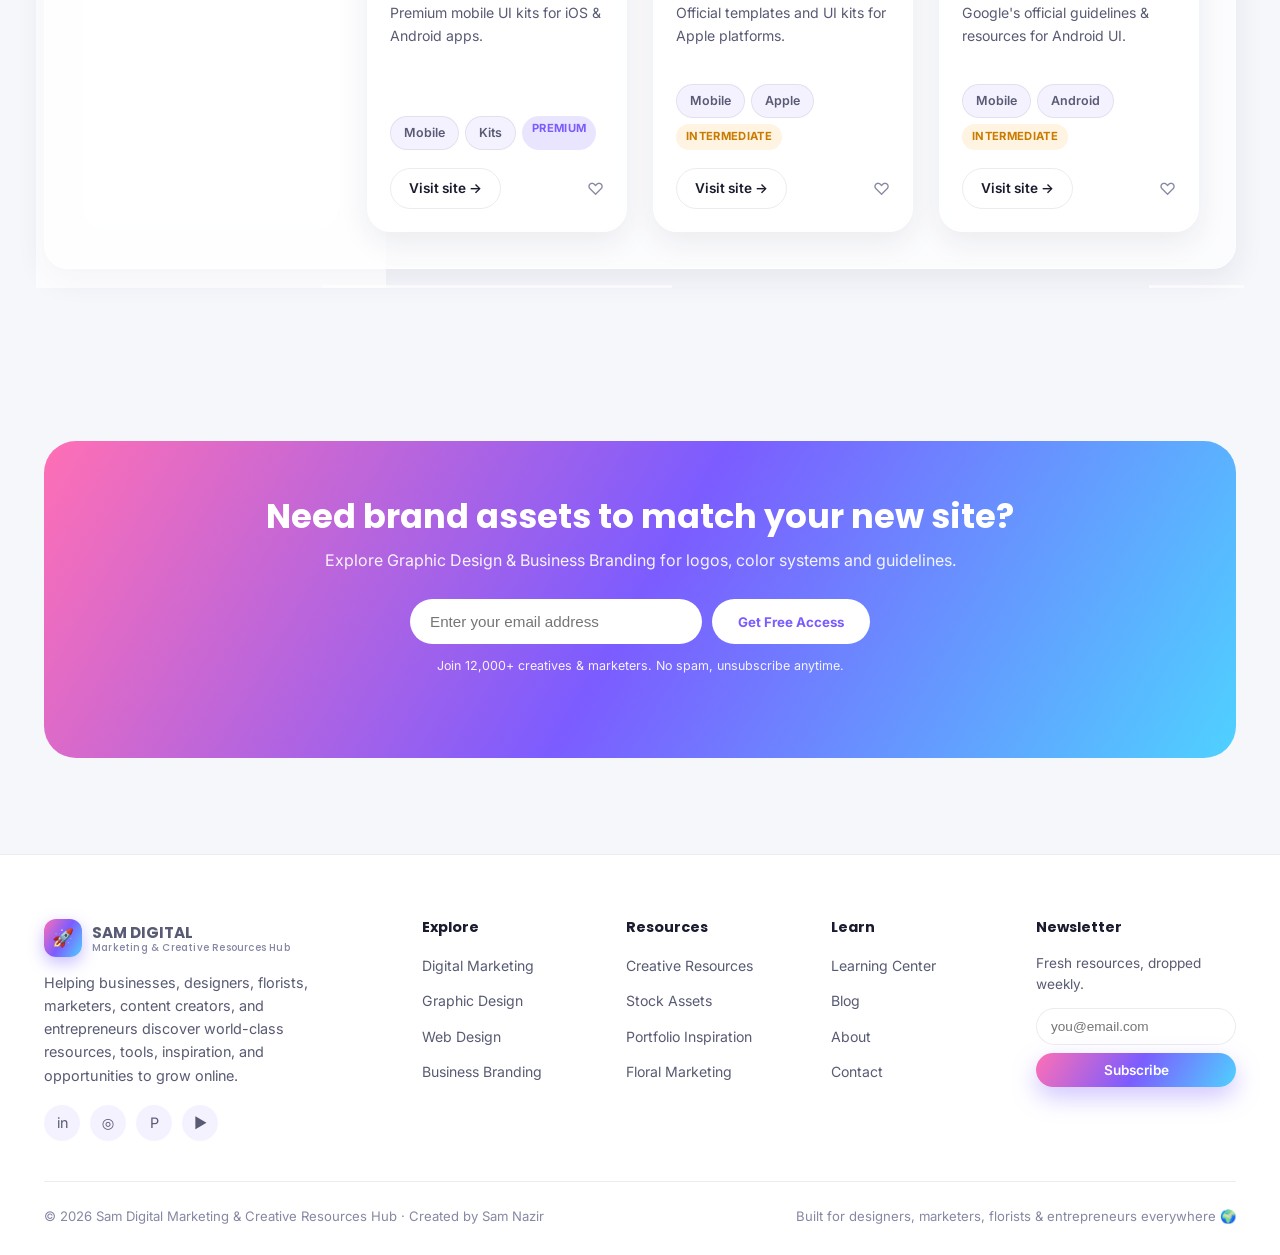
<file: web-design.html>
<!DOCTYPE html>
<html lang="en">
<head>
<meta charset="UTF-8">
<meta name="viewport" content="width=device-width, initial-scale=1.0">
<title>Web Design Center | Sam Digital Marketing & Creative Resources Hub</title>
<meta name="description" content="UI design, UX design, landing pages, website templates, inspiration galleries, Figma &amp; Canva resources, design systems, wireframes and mobile UI tools.">
<meta name="author" content="Sam Nazir">
<meta property="og:title" content="Web Design Center | Sam Digital Marketing & Creative Resources Hub">
<meta property="og:description" content="UI design, UX design, landing pages, website templates, inspiration galleries, Figma &amp; Canva resources, design systems, wireframes and mobile UI tools.">
<meta property="og:type" content="website">
<meta name="theme-color" content="#7c5cff">
<link rel="icon" href="data:image/svg+xml,<svg xmlns=%22http://www.w3.org/2000/svg%22 viewBox=%220 0 100 100%22><text y=%22.9em%22 font-size=%2290%22>🚀</text></svg>">
<link rel="preconnect" href="https://fonts.googleapis.com">
<link rel="preconnect" href="https://fonts.gstatic.com" crossorigin>
<link href="https://fonts.googleapis.com/css2?family=Poppins:wght@600;700;800&family=Inter:wght@400;500;600;700&display=swap" rel="stylesheet">
<link rel="stylesheet" href="styles.css">
</head>
<body>

<nav class="navbar">
  <div class="container nav-inner">
    <a href="index.html" class="brand">
      <span class="brand-mark">🚀</span>
      <span class="brand-text"><strong>SAM DIGITAL</strong></span>
    </a>
    <ul class="nav-links">
      <li><a href="index.html">Home</a></li>
      <li><a href="digital-marketing.html">Digital Marketing</a></li>
      <li><a href="graphic-design.html">Graphic Design</a></li>
      <li><a href="web-design.html">Web Design</a></li>
      <li><a href="business-branding.html">Business Branding</a></li>
      <li><a href="floral-marketing.html">Floral Marketing</a></li>
      <li><a href="creative-resources.html">Creative Resources</a></li>
      <li><a href="stock-assets.html">Stock Assets</a></li>
      <li><a href="portfolio-inspiration.html">Portfolio Inspiration</a></li>
      <li><a href="learning-center.html">Learning Center</a></li>
      <li><a href="blog.html">Blog</a></li>
      <li><a href="about.html">About</a></li>
      <li><a href="contact.html">Contact</a></li>
    </ul>
    <div class="nav-actions">
      <button class="theme-toggle" aria-label="Toggle dark mode">🌙</button>
      <button class="nav-burger" aria-label="Open menu">☰</button>
    </div>
  </div>
</nav>


  <header class="page-hero">
    <div class="blob-field"><div class="blob blob-1"></div><div class="blob blob-2"></div><div class="blob blob-3"></div></div>
    <div class="container page-hero-inner">
      <div class="crumbs"><a href="index.html">Home</a><span>/</span><span>Web Design</span></div>
      <span class="eyebrow">💻 Web Design Center</span>
      <h1>Web Design Center</h1>
      <p>UI/UX tools, landing page builders, website templates, design systems and mobile UI inspiration — everything you need to design a site people love.</p>
    </div>
  </header><section class="section"><div class="container"><div class="filter-bar" data-filter-group data-filter-target=".resource-card"><button class="filter-chip active" data-filter="all">All</button><button class="filter-chip" data-filter="ui">UI</button><button class="filter-chip" data-filter="ux">UX</button><button class="filter-chip" data-filter="templates">Templates</button><button class="filter-chip" data-filter="figma">Figma</button><button class="filter-chip" data-filter="systems">Design Systems</button><button class="filter-chip" data-filter="mobile">Mobile</button></div>
    <div class="card category-block reveal">
      <div class="category-head">
        <div>
          <h3><span class="category-icon" style="background:linear-gradient(135deg,#ff6fb5,#7c5cff)">🧩</span> UI Design</h3>
          <p>Interface design tools used by product &amp; web teams worldwide.</p>
        </div>
      </div>
      <div class="grid grid-4">
    <div class="card resource-card reveal" data-tags="ui collaboration">
      <div class="resource-thumb" style="background:linear-gradient(135deg,#ff6fb5,#7c5cff)">🎛️</div>
      <h3>Figma</h3>
      <p class="desc">Collaborative interface design tool with real-time multiplayer editing.</p>
      <div class="resource-meta"><span class="chip">UI</span><span class="chip">Collaboration</span><span class="badge badge-beginner">Beginner</span></div>
      <div class="resource-foot">
        <a href="https://www.figma.com" target="_blank" rel="noopener" class="btn btn-outline btn-sm">Visit site →</a>
        <button class="bookmark-btn" data-id="Figma">♡</button>
      </div>
    </div>
    <div class="card resource-card reveal" data-tags="ui prototyping">
      <div class="resource-thumb" style="background:linear-gradient(135deg,#7c5cff,#4fd1ff)">✴️</div>
      <h3>Adobe XD</h3>
      <p class="desc">Vector-based UI/UX design and prototyping tool from Adobe.</p>
      <div class="resource-meta"><span class="chip">UI</span><span class="chip">Prototyping</span><span class="badge badge-intermediate">Intermediate</span></div>
      <div class="resource-foot">
        <a href="https://www.adobe.com/products/xd.html" target="_blank" rel="noopener" class="btn btn-outline btn-sm">Visit site →</a>
        <button class="bookmark-btn" data-id="Adobe XD">♡</button>
      </div>
    </div>
    <div class="card resource-card reveal" data-tags="ui mac">
      <div class="resource-thumb" style="background:linear-gradient(135deg,#4fd1ff,#3bb273)">💎</div>
      <h3>Sketch</h3>
      <p class="desc">Mac-native design tool built specifically for digital interfaces.</p>
      <div class="resource-meta"><span class="chip">UI</span><span class="chip">Mac</span><span class="badge badge-intermediate">Intermediate</span></div>
      <div class="resource-foot">
        <a href="https://www.sketch.com" target="_blank" rel="noopener" class="btn btn-outline btn-sm">Visit site →</a>
        <button class="bookmark-btn" data-id="Sketch">♡</button>
      </div>
    </div>
    <div class="card resource-card reveal" data-tags="ui open-source">
      <div class="resource-thumb" style="background:linear-gradient(135deg,#ffb347,#ff5d9e)">🧱</div>
      <h3>Penpot</h3>
      <p class="desc">Open-source design &amp; prototyping platform, free for teams of any size.</p>
      <div class="resource-meta"><span class="chip">UI</span><span class="chip">Open-source</span><span class="badge badge-beginner">Beginner</span></div>
      <div class="resource-foot">
        <a href="https://penpot.app" target="_blank" rel="noopener" class="btn btn-outline btn-sm">Visit site →</a>
        <button class="bookmark-btn" data-id="Penpot">♡</button>
      </div>
    </div></div>
    </div>
    <div class="card category-block reveal">
      <div class="category-head">
        <div>
          <h3><span class="category-icon" style="background:linear-gradient(135deg,#7c5cff,#4fd1ff)">🧭</span> UX Design</h3>
          <p>Research, testing and best-practice resources for user experience.</p>
        </div>
      </div>
      <div class="grid grid-4">
    <div class="card resource-card reveal" data-tags="ux testing">
      <div class="resource-thumb" style="background:linear-gradient(135deg,#3bb273,#4fd1ff)">🧪</div>
      <h3>Maze</h3>
      <p class="desc">Rapid usability testing and research for design teams.</p>
      <div class="resource-meta"><span class="chip">UX</span><span class="chip">Testing</span><span class="badge badge-intermediate">Intermediate</span></div>
      <div class="resource-foot">
        <a href="https://maze.co" target="_blank" rel="noopener" class="btn btn-outline btn-sm">Visit site →</a>
        <button class="bookmark-btn" data-id="Maze">♡</button>
      </div>
    </div>
    <div class="card resource-card reveal" data-tags="ux prototyping">
      <div class="resource-thumb" style="background:linear-gradient(135deg,#ff5d9e,#ffb347)">🔬</div>
      <h3>UXPin</h3>
      <p class="desc">Advanced prototyping tool with real code components.</p>
      <div class="resource-meta"><span class="chip">UX</span><span class="chip">Prototyping</span><span class="badge badge-advanced">Advanced</span></div>
      <div class="resource-foot">
        <a href="https://www.uxpin.com" target="_blank" rel="noopener" class="btn btn-outline btn-sm">Visit site →</a>
        <button class="bookmark-btn" data-id="UXPin">♡</button>
      </div>
    </div>
    <div class="card resource-card reveal" data-tags="ux research">
      <div class="resource-thumb" style="background:linear-gradient(135deg,#ff6fb5,#7c5cff)">📚</div>
      <h3>Nielsen Norman Group</h3>
      <p class="desc">Research-backed UX articles, courses and best practices.</p>
      <div class="resource-meta"><span class="chip">UX</span><span class="chip">Research</span><span class="badge badge-beginner">Beginner</span></div>
      <div class="resource-foot">
        <a href="https://www.nngroup.com" target="_blank" rel="noopener" class="btn btn-outline btn-sm">Visit site →</a>
        <button class="bookmark-btn" data-id="Nielsen Norman Group">♡</button>
      </div>
    </div>
    <div class="card resource-card reveal" data-tags="ux planning">
      <div class="resource-thumb" style="background:linear-gradient(135deg,#7c5cff,#4fd1ff)">🗒️</div>
      <h3>Whimsical</h3>
      <p class="desc">Flowcharts, wireframes and sticky notes for UX planning.</p>
      <div class="resource-meta"><span class="chip">UX</span><span class="chip">Planning</span><span class="badge badge-beginner">Beginner</span></div>
      <div class="resource-foot">
        <a href="https://whimsical.com" target="_blank" rel="noopener" class="btn btn-outline btn-sm">Visit site →</a>
        <button class="bookmark-btn" data-id="Whimsical">♡</button>
      </div>
    </div></div>
    </div>
    <div class="card category-block reveal">
      <div class="category-head">
        <div>
          <h3><span class="category-icon" style="background:linear-gradient(135deg,#4fd1ff,#3bb273)">🚀</span> Landing Pages</h3>
          <p>Build, test and launch high-converting pages — no engineering needed.</p>
        </div>
      </div>
      <div class="grid grid-4">
    <div class="card resource-card reveal" data-tags="landing conversion">
      <div class="resource-thumb" style="background:linear-gradient(135deg,#4fd1ff,#3bb273)">📈</div>
      <h3>Unbounce</h3>
      <p class="desc">Landing page builder with built-in A/B testing and AI copy tools.</p>
      <div class="resource-meta"><span class="chip">Landing</span><span class="chip">Conversion</span><span class="badge badge-intermediate">Intermediate</span></div>
      <div class="resource-foot">
        <a href="https://unbounce.com" target="_blank" rel="noopener" class="btn btn-outline btn-sm">Visit site →</a>
        <button class="bookmark-btn" data-id="Unbounce">♡</button>
      </div>
    </div>
    <div class="card resource-card reveal" data-tags="landing ads">
      <div class="resource-thumb" style="background:linear-gradient(135deg,#ffb347,#ff5d9e)">🛬</div>
      <h3>Instapage</h3>
      <p class="desc">Enterprise-grade landing page platform for ad campaigns.</p>
      <div class="resource-meta"><span class="chip">Landing</span><span class="chip">Ads</span><span class="badge badge-advanced">Advanced</span></div>
      <div class="resource-foot">
        <a href="https://instapage.com" target="_blank" rel="noopener" class="btn btn-outline btn-sm">Visit site →</a>
        <button class="bookmark-btn" data-id="Instapage">♡</button>
      </div>
    </div>
    <div class="card resource-card reveal" data-tags="landing simple">
      <div class="resource-thumb" style="background:linear-gradient(135deg,#3bb273,#4fd1ff)">🪪</div>
      <h3>Carrd</h3>
      <p class="desc">Build beautifully simple one-page sites in minutes.</p>
      <div class="resource-meta"><span class="chip">Landing</span><span class="chip">Simple</span><span class="badge badge-beginner">Beginner</span></div>
      <div class="resource-foot">
        <a href="https://carrd.co" target="_blank" rel="noopener" class="btn btn-outline btn-sm">Visit site →</a>
        <button class="bookmark-btn" data-id="Carrd">♡</button>
      </div>
    </div>
    <div class="card resource-card reveal" data-tags="landing leads">
      <div class="resource-thumb" style="background:linear-gradient(135deg,#ff5d9e,#ffb347)">🧰</div>
      <h3>Leadpages</h3>
      <p class="desc">Drag-and-drop landing pages built for lead generation.</p>
      <div class="resource-meta"><span class="chip">Landing</span><span class="chip">Leads</span><span class="badge badge-beginner">Beginner</span></div>
      <div class="resource-foot">
        <a href="https://www.leadpages.com" target="_blank" rel="noopener" class="btn btn-outline btn-sm">Visit site →</a>
        <button class="bookmark-btn" data-id="Leadpages">♡</button>
      </div>
    </div></div>
    </div>
    <div class="card category-block reveal">
      <div class="category-head">
        <div>
          <h3><span class="category-icon" style="background:linear-gradient(135deg,#ffb347,#ff5d9e)">🗃️</span> Website Templates</h3>
          <p>Ready-made themes and layouts to launch a site fast.</p>
        </div>
      </div>
      <div class="grid grid-4">
    <div class="card resource-card reveal" data-tags="templates no-code">
      <div class="resource-thumb" style="background:linear-gradient(135deg,#ff6fb5,#7c5cff)">🧵</div>
      <h3>Webflow</h3>
      <p class="desc">Visual web builder that exports clean, production-ready code.</p>
      <div class="resource-meta"><span class="chip">Templates</span><span class="chip">No-code</span><span class="badge badge-intermediate">Intermediate</span></div>
      <div class="resource-foot">
        <a href="https://webflow.com" target="_blank" rel="noopener" class="btn btn-outline btn-sm">Visit site →</a>
        <button class="bookmark-btn" data-id="Webflow">♡</button>
      </div>
    </div>
    <div class="card resource-card reveal" data-tags="templates free">
      <div class="resource-thumb" style="background:linear-gradient(135deg,#7c5cff,#4fd1ff)">🧰</div>
      <h3>HTML5 UP</h3>
      <p class="desc">Free, responsive HTML5/CSS3 site templates ready to customize.</p>
      <div class="resource-meta"><span class="chip">Templates</span><span class="chip">Free</span><span class="badge badge-beginner">Beginner</span></div>
      <div class="resource-foot">
        <a href="https://html5up.net" target="_blank" rel="noopener" class="btn btn-outline btn-sm">Visit site →</a>
        <button class="bookmark-btn" data-id="HTML5 UP">♡</button>
      </div>
    </div>
    <div class="card resource-card reveal" data-tags="templates marketplace">
      <div class="resource-thumb" style="background:linear-gradient(135deg,#4fd1ff,#3bb273)">🎞️</div>
      <h3>ThemeForest</h3>
      <p class="desc">The web's largest marketplace of website templates and themes.</p>
      <div class="resource-meta"><span class="chip">Templates</span><span class="chip">Marketplace</span><span class="badge badge-premium">Premium</span></div>
      <div class="resource-foot">
        <a href="https://themeforest.net" target="_blank" rel="noopener" class="btn btn-outline btn-sm">Visit site →</a>
        <button class="bookmark-btn" data-id="ThemeForest">♡</button>
      </div>
    </div>
    <div class="card resource-card reveal" data-tags="templates animation">
      <div class="resource-thumb" style="background:linear-gradient(135deg,#ffb347,#ff5d9e)">🧮</div>
      <h3>Framer</h3>
      <p class="desc">AI-assisted website builder with stunning animated templates.</p>
      <div class="resource-meta"><span class="chip">Templates</span><span class="chip">Animation</span><span class="badge badge-intermediate">Intermediate</span></div>
      <div class="resource-foot">
        <a href="https://www.framer.com" target="_blank" rel="noopener" class="btn btn-outline btn-sm">Visit site →</a>
        <button class="bookmark-btn" data-id="Framer">♡</button>
      </div>
    </div></div>
    </div>
    <div class="card category-block reveal">
      <div class="category-head">
        <div>
          <h3><span class="category-icon" style="background:linear-gradient(135deg,#3bb273,#4fd1ff)">🌟</span> Website Inspiration</h3>
          <p>Galleries of award-winning sites to spark your next design.</p>
        </div>
      </div>
      <div class="grid grid-4">
    <div class="card resource-card reveal" data-tags="inspiration awards">
      <div class="resource-thumb" style="background:linear-gradient(135deg,#3bb273,#4fd1ff)">🏆</div>
      <h3>Awwwards</h3>
      <p class="desc">Showcase and awards for the world's best website design.</p>
      <div class="resource-meta"><span class="chip">Inspiration</span><span class="chip">Awards</span><span class="badge badge-beginner">Beginner</span></div>
      <div class="resource-foot">
        <a href="https://www.awwwards.com" target="_blank" rel="noopener" class="btn btn-outline btn-sm">Visit site →</a>
        <button class="bookmark-btn" data-id="Awwwards">♡</button>
      </div>
    </div>
    <div class="card resource-card reveal" data-tags="inspiration landing">
      <div class="resource-thumb" style="background:linear-gradient(135deg,#ff5d9e,#ffb347)">📖</div>
      <h3>Land-book</h3>
      <p class="desc">Curated gallery of landing page design inspiration.</p>
      <div class="resource-meta"><span class="chip">Inspiration</span><span class="chip">Landing</span><span class="badge badge-beginner">Beginner</span></div>
      <div class="resource-foot">
        <a href="https://land-book.com" target="_blank" rel="noopener" class="btn btn-outline btn-sm">Visit site →</a>
        <button class="bookmark-btn" data-id="Land-book">♡</button>
      </div>
    </div>
    <div class="card resource-card reveal" data-tags="inspiration gallery">
      <div class="resource-thumb" style="background:linear-gradient(135deg,#ff6fb5,#7c5cff)">🔭</div>
      <h3>SiteInspire</h3>
      <p class="desc">Showcase of the best web, interactive &amp; motion design.</p>
      <div class="resource-meta"><span class="chip">Inspiration</span><span class="chip">Gallery</span><span class="badge badge-beginner">Beginner</span></div>
      <div class="resource-foot">
        <a href="https://www.siteinspire.com" target="_blank" rel="noopener" class="btn btn-outline btn-sm">Visit site →</a>
        <button class="bookmark-btn" data-id="SiteInspire">♡</button>
      </div>
    </div>
    <div class="card resource-card reveal" data-tags="inspiration gallery">
      <div class="resource-thumb" style="background:linear-gradient(135deg,#7c5cff,#4fd1ff)">🧿</div>
      <h3>Godly</h3>
      <p class="desc">Hand-picked gallery of beautifully designed websites.</p>
      <div class="resource-meta"><span class="chip">Inspiration</span><span class="chip">Gallery</span><span class="badge badge-beginner">Beginner</span></div>
      <div class="resource-foot">
        <a href="https://godly.website" target="_blank" rel="noopener" class="btn btn-outline btn-sm">Visit site →</a>
        <button class="bookmark-btn" data-id="Godly">♡</button>
      </div>
    </div></div>
    </div>
    <div class="card category-block reveal">
      <div class="category-head">
        <div>
          <h3><span class="category-icon" style="background:linear-gradient(135deg,#ff5d9e,#ffb347)">🧩</span> Figma Resources</h3>
          <p>Community files, plugins and kits to speed up your Figma workflow.</p>
        </div>
      </div>
      <div class="grid grid-4">
    <div class="card resource-card reveal" data-tags="figma community">
      <div class="resource-thumb" style="background:linear-gradient(135deg,#4fd1ff,#3bb273)">👥</div>
      <h3>Figma Community</h3>
      <p class="desc">Thousands of free templates, UI kits and plugins shared by designers.</p>
      <div class="resource-meta"><span class="chip">Figma</span><span class="chip">Community</span><span class="badge badge-beginner">Beginner</span></div>
      <div class="resource-foot">
        <a href="https://www.figma.com/community" target="_blank" rel="noopener" class="btn btn-outline btn-sm">Visit site →</a>
        <button class="bookmark-btn" data-id="Figma Community">♡</button>
      </div>
    </div>
    <div class="card resource-card reveal" data-tags="figma premium">
      <div class="resource-thumb" style="background:linear-gradient(135deg,#ffb347,#ff5d9e)">🧱</div>
      <h3>UI8</h3>
      <p class="desc">Premium Figma &amp; Sketch UI kits for apps, dashboards and sites.</p>
      <div class="resource-meta"><span class="chip">Figma</span><span class="chip">Premium</span><span class="badge badge-premium">Premium</span></div>
      <div class="resource-foot">
        <a href="https://ui8.net" target="_blank" rel="noopener" class="btn btn-outline btn-sm">Visit site →</a>
        <button class="bookmark-btn" data-id="UI8">♡</button>
      </div>
    </div>
    <div class="card resource-card reveal" data-tags="figma patterns">
      <div class="resource-thumb" style="background:linear-gradient(135deg,#3bb273,#4fd1ff)">📱</div>
      <h3>Mobbin</h3>
      <p class="desc">Searchable library of real mobile &amp; web app design patterns.</p>
      <div class="resource-meta"><span class="chip">Figma</span><span class="chip">Patterns</span><span class="badge badge-intermediate">Intermediate</span></div>
      <div class="resource-foot">
        <a href="https://mobbin.com" target="_blank" rel="noopener" class="btn btn-outline btn-sm">Visit site →</a>
        <button class="bookmark-btn" data-id="Mobbin">♡</button>
      </div>
    </div>
    <div class="card resource-card reveal" data-tags="figma plugins">
      <div class="resource-thumb" style="background:linear-gradient(135deg,#ff5d9e,#ffb347)">🧮</div>
      <h3>Figma Plugins</h3>
      <p class="desc">Browse hundreds of plugins that automate design workflows.</p>
      <div class="resource-meta"><span class="chip">Figma</span><span class="chip">Plugins</span><span class="badge badge-intermediate">Intermediate</span></div>
      <div class="resource-foot">
        <a href="https://www.figma.com/community/plugins" target="_blank" rel="noopener" class="btn btn-outline btn-sm">Visit site →</a>
        <button class="bookmark-btn" data-id="Figma Plugins">♡</button>
      </div>
    </div></div>
    </div>
    <div class="card category-block reveal">
      <div class="category-head">
        <div>
          <h3><span class="category-icon" style="background:linear-gradient(135deg,#ff6fb5,#7c5cff)">🎨</span> Canva Resources</h3>
          <p>Simple, browser-based tools for quick website &amp; graphic assets.</p>
        </div>
      </div>
      <div class="grid grid-4">
    <div class="card resource-card reveal" data-tags="canva website">
      <div class="resource-thumb" style="background:linear-gradient(135deg,#ff6fb5,#7c5cff)">🧷</div>
      <h3>Canva Website Builder</h3>
      <p class="desc">Build and publish a simple website straight from Canva.</p>
      <div class="resource-meta"><span class="chip">Canva</span><span class="chip">Website</span><span class="badge badge-beginner">Beginner</span></div>
      <div class="resource-foot">
        <a href="https://www.canva.com/websites" target="_blank" rel="noopener" class="btn btn-outline btn-sm">Visit site →</a>
        <button class="bookmark-btn" data-id="Canva Website Builder">♡</button>
      </div>
    </div>
    <div class="card resource-card reveal" data-tags="canva learning">
      <div class="resource-thumb" style="background:linear-gradient(135deg,#7c5cff,#4fd1ff)">🖼️</div>
      <h3>Canva Design School</h3>
      <p class="desc">Free lessons on design fundamentals, color and layout.</p>
      <div class="resource-meta"><span class="chip">Canva</span><span class="chip">Learning</span><span class="badge badge-beginner">Beginner</span></div>
      <div class="resource-foot">
        <a href="https://www.canva.com/designschool" target="_blank" rel="noopener" class="btn btn-outline btn-sm">Visit site →</a>
        <button class="bookmark-btn" data-id="Canva Design School">♡</button>
      </div>
    </div>
    <div class="card resource-card reveal" data-tags="canva templates">
      <div class="resource-thumb" style="background:linear-gradient(135deg,#4fd1ff,#3bb273)">🧩</div>
      <h3>Canva Templates</h3>
      <p class="desc">Thousands of editable site &amp; graphic templates.</p>
      <div class="resource-meta"><span class="chip">Canva</span><span class="chip">Templates</span><span class="badge badge-beginner">Beginner</span></div>
      <div class="resource-foot">
        <a href="https://www.canva.com/templates" target="_blank" rel="noopener" class="btn btn-outline btn-sm">Visit site →</a>
        <button class="bookmark-btn" data-id="Canva Templates">♡</button>
      </div>
    </div>
    <div class="card resource-card reveal" data-tags="canva branding">
      <div class="resource-thumb" style="background:linear-gradient(135deg,#ffb347,#ff5d9e)">📐</div>
      <h3>Canva Brand Kit</h3>
      <p class="desc">Keep website visuals consistent with your saved brand assets.</p>
      <div class="resource-meta"><span class="chip">Canva</span><span class="chip">Branding</span><span class="badge badge-beginner">Beginner</span></div>
      <div class="resource-foot">
        <a href="https://www.canva.com/brand-kit" target="_blank" rel="noopener" class="btn btn-outline btn-sm">Visit site →</a>
        <button class="bookmark-btn" data-id="Canva Brand Kit">♡</button>
      </div>
    </div></div>
    </div>
    <div class="card category-block reveal">
      <div class="category-head">
        <div>
          <h3><span class="category-icon" style="background:linear-gradient(135deg,#7c5cff,#4fd1ff)">🧱</span> Design Systems</h3>
          <p>Reference component libraries used by world-class product teams.</p>
        </div>
      </div>
      <div class="grid grid-4">
    <div class="card resource-card reveal" data-tags="systems google">
      <div class="resource-thumb" style="background:linear-gradient(135deg,#3bb273,#4fd1ff)">🔷</div>
      <h3>Material Design</h3>
      <p class="desc">Google's open design system with guidelines and components.</p>
      <div class="resource-meta"><span class="chip">Systems</span><span class="chip">Google</span><span class="badge badge-intermediate">Intermediate</span></div>
      <div class="resource-foot">
        <a href="https://m3.material.io" target="_blank" rel="noopener" class="btn btn-outline btn-sm">Visit site →</a>
        <button class="bookmark-btn" data-id="Material Design">♡</button>
      </div>
    </div>
    <div class="card resource-card reveal" data-tags="systems react">
      <div class="resource-thumb" style="background:linear-gradient(135deg,#ff5d9e,#ffb347)">🐜</div>
      <h3>Ant Design</h3>
      <p class="desc">Enterprise-grade design system &amp; React component library.</p>
      <div class="resource-meta"><span class="chip">Systems</span><span class="chip">React</span><span class="badge badge-advanced">Advanced</span></div>
      <div class="resource-foot">
        <a href="https://ant.design" target="_blank" rel="noopener" class="btn btn-outline btn-sm">Visit site →</a>
        <button class="bookmark-btn" data-id="Ant Design">♡</button>
      </div>
    </div>
    <div class="card resource-card reveal" data-tags="systems commerce">
      <div class="resource-thumb" style="background:linear-gradient(135deg,#ff6fb5,#7c5cff)">🛍️</div>
      <h3>Polaris</h3>
      <p class="desc">Shopify's design system for building consistent commerce experiences.</p>
      <div class="resource-meta"><span class="chip">Systems</span><span class="chip">Commerce</span><span class="badge badge-advanced">Advanced</span></div>
      <div class="resource-foot">
        <a href="https://polaris.shopify.com" target="_blank" rel="noopener" class="btn btn-outline btn-sm">Visit site →</a>
        <button class="bookmark-btn" data-id="Polaris">♡</button>
      </div>
    </div>
    <div class="card resource-card reveal" data-tags="systems guidelines">
      <div class="resource-thumb" style="background:linear-gradient(135deg,#7c5cff,#4fd1ff)">🍎</div>
      <h3>Apple Human Interface Guidelines</h3>
      <p class="desc">Apple's official design principles for iOS, macOS and more.</p>
      <div class="resource-meta"><span class="chip">Systems</span><span class="chip">Guidelines</span><span class="badge badge-intermediate">Intermediate</span></div>
      <div class="resource-foot">
        <a href="https://developer.apple.com/design" target="_blank" rel="noopener" class="btn btn-outline btn-sm">Visit site →</a>
        <button class="bookmark-btn" data-id="Apple Human Interface Guidelines">♡</button>
      </div>
    </div></div>
    </div>
    <div class="card category-block reveal">
      <div class="category-head">
        <div>
          <h3><span class="category-icon" style="background:linear-gradient(135deg,#4fd1ff,#3bb273)">📐</span> Wireframes</h3>
          <p>Sketch out structure and flow before investing in pixels.</p>
        </div>
      </div>
      <div class="grid grid-4">
    <div class="card resource-card reveal" data-tags="wireframe low-fi">
      <div class="resource-thumb" style="background:linear-gradient(135deg,#4fd1ff,#3bb273)">🖊️</div>
      <h3>Balsamiq</h3>
      <p class="desc">Rapid, low-fidelity wireframing that keeps feedback focused on structure.</p>
      <div class="resource-meta"><span class="chip">Wireframe</span><span class="chip">Low-fi</span><span class="badge badge-beginner">Beginner</span></div>
      <div class="resource-foot">
        <a href="https://balsamiq.com" target="_blank" rel="noopener" class="btn btn-outline btn-sm">Visit site →</a>
        <button class="bookmark-btn" data-id="Balsamiq">♡</button>
      </div>
    </div>
    <div class="card resource-card reveal" data-tags="wireframe flow">
      <div class="resource-thumb" style="background:linear-gradient(135deg,#ffb347,#ff5d9e)">🗒️</div>
      <h3>Whimsical</h3>
      <p class="desc">Wireframes, flowcharts and mind maps in one lightweight tool.</p>
      <div class="resource-meta"><span class="chip">Wireframe</span><span class="chip">Flow</span><span class="badge badge-beginner">Beginner</span></div>
      <div class="resource-foot">
        <a href="https://whimsical.com" target="_blank" rel="noopener" class="btn btn-outline btn-sm">Visit site →</a>
        <button class="bookmark-btn" data-id="Whimsical">♡</button>
      </div>
    </div>
    <div class="card resource-card reveal" data-tags="wireframe online">
      <div class="resource-thumb" style="background:linear-gradient(135deg,#3bb273,#4fd1ff)">🧮</div>
      <h3>Moqups</h3>
      <p class="desc">Online wireframing, diagramming and prototyping tool.</p>
      <div class="resource-meta"><span class="chip">Wireframe</span><span class="chip">Online</span><span class="badge badge-beginner">Beginner</span></div>
      <div class="resource-foot">
        <a href="https://moqups.com" target="_blank" rel="noopener" class="btn btn-outline btn-sm">Visit site →</a>
        <button class="bookmark-btn" data-id="Moqups">♡</button>
      </div>
    </div>
    <div class="card resource-card reveal" data-tags="wireframe figma">
      <div class="resource-thumb" style="background:linear-gradient(135deg,#ff5d9e,#ffb347)">📏</div>
      <h3>Figma (Wireframe Kits)</h3>
      <p class="desc">Community wireframe kits to assemble flows fast.</p>
      <div class="resource-meta"><span class="chip">Wireframe</span><span class="chip">Figma</span><span class="badge badge-beginner">Beginner</span></div>
      <div class="resource-foot">
        <a href="https://www.figma.com/community" target="_blank" rel="noopener" class="btn btn-outline btn-sm">Visit site →</a>
        <button class="bookmark-btn" data-id="Figma (Wireframe Kits)">♡</button>
      </div>
    </div></div>
    </div>
    <div class="card category-block reveal">
      <div class="category-head">
        <div>
          <h3><span class="category-icon" style="background:linear-gradient(135deg,#ffb347,#ff5d9e)">📱</span> Mobile UI</h3>
          <p>Patterns, kits and inspiration specific to app design.</p>
        </div>
      </div>
      <div class="grid grid-4">
    <div class="card resource-card reveal" data-tags="mobile patterns">
      <div class="resource-thumb" style="background:linear-gradient(135deg,#ff6fb5,#7c5cff)">📲</div>
      <h3>Mobbin</h3>
      <p class="desc">Thousands of real, categorized mobile app screens for reference.</p>
      <div class="resource-meta"><span class="chip">Mobile</span><span class="chip">Patterns</span><span class="badge badge-intermediate">Intermediate</span></div>
      <div class="resource-foot">
        <a href="https://mobbin.com" target="_blank" rel="noopener" class="btn btn-outline btn-sm">Visit site →</a>
        <button class="bookmark-btn" data-id="Mobbin">♡</button>
      </div>
    </div>
    <div class="card resource-card reveal" data-tags="mobile kits">
      <div class="resource-thumb" style="background:linear-gradient(135deg,#7c5cff,#4fd1ff)">🧰</div>
      <h3>UI8 Mobile Kits</h3>
      <p class="desc">Premium mobile UI kits for iOS &amp; Android apps.</p>
      <div class="resource-meta"><span class="chip">Mobile</span><span class="chip">Kits</span><span class="badge badge-premium">Premium</span></div>
      <div class="resource-foot">
        <a href="https://ui8.net" target="_blank" rel="noopener" class="btn btn-outline btn-sm">Visit site →</a>
        <button class="bookmark-btn" data-id="UI8 Mobile Kits">♡</button>
      </div>
    </div>
    <div class="card resource-card reveal" data-tags="mobile apple">
      <div class="resource-thumb" style="background:linear-gradient(135deg,#4fd1ff,#3bb273)">🍏</div>
      <h3>Apple Design Resources</h3>
      <p class="desc">Official templates and UI kits for Apple platforms.</p>
      <div class="resource-meta"><span class="chip">Mobile</span><span class="chip">Apple</span><span class="badge badge-intermediate">Intermediate</span></div>
      <div class="resource-foot">
        <a href="https://developer.apple.com/design/resources" target="_blank" rel="noopener" class="btn btn-outline btn-sm">Visit site →</a>
        <button class="bookmark-btn" data-id="Apple Design Resources">♡</button>
      </div>
    </div>
    <div class="card resource-card reveal" data-tags="mobile android">
      <div class="resource-thumb" style="background:linear-gradient(135deg,#ffb347,#ff5d9e)">🤖</div>
      <h3>Android Design</h3>
      <p class="desc">Google's official guidelines &amp; resources for Android UI.</p>
      <div class="resource-meta"><span class="chip">Mobile</span><span class="chip">Android</span><span class="badge badge-intermediate">Intermediate</span></div>
      <div class="resource-foot">
        <a href="https://developer.android.com/design" target="_blank" rel="noopener" class="btn btn-outline btn-sm">Visit site →</a>
        <button class="bookmark-btn" data-id="Android Design">♡</button>
      </div>
    </div></div>
    </div></div></section>
  <section class="section section--tight">
    <div class="container">
      <div class="cta-band reveal">
        <h2>Need brand assets to match your new site?</h2>
        <p>Explore Graphic Design &amp; Business Branding for logos, color systems and guidelines.</p>
        <form class="newsletter-form" data-fake-submit>
          <input type="email" required placeholder="Enter your email address">
          <button type="submit">Get Free Access</button>
        </form>
        <p class="form-note">Join 12,000+ creatives &amp; marketers. No spam, unsubscribe anytime.</p>
      </div>
    </div>
  </section>

<footer>
  <div class="container">
    <div class="footer-grid">
      <div class="footer-brand">
        <a href="index.html" class="brand"><span class="brand-mark">🚀</span><span class="brand-text"><strong>SAM DIGITAL</strong><small>Marketing &amp; Creative Resources Hub</small></span></a>
        <p>Helping businesses, designers, florists, marketers, content creators, and entrepreneurs discover world-class resources, tools, inspiration, and opportunities to grow online.</p>
        <div class="social-row">
          <a href="https://www.linkedin.com/" target="_blank" rel="noopener" aria-label="LinkedIn">in</a>
          <a href="https://www.instagram.com/" target="_blank" rel="noopener" aria-label="Instagram">◎</a>
          <a href="https://www.pinterest.com/" target="_blank" rel="noopener" aria-label="Pinterest">P</a>
          <a href="https://www.youtube.com/" target="_blank" rel="noopener" aria-label="YouTube">▶</a>
        </div>
      </div>
      <div>
        <h4>Explore</h4>
        <ul>
          <li><a href="digital-marketing.html">Digital Marketing</a></li>
          <li><a href="graphic-design.html">Graphic Design</a></li>
          <li><a href="web-design.html">Web Design</a></li>
          <li><a href="business-branding.html">Business Branding</a></li>
        </ul>
      </div>
      <div>
        <h4>Resources</h4>
        <ul>
          <li><a href="creative-resources.html">Creative Resources</a></li>
          <li><a href="stock-assets.html">Stock Assets</a></li>
          <li><a href="portfolio-inspiration.html">Portfolio Inspiration</a></li>
          <li><a href="floral-marketing.html">Floral Marketing</a></li>
        </ul>
      </div>
      <div>
        <h4>Learn</h4>
        <ul>
          <li><a href="learning-center.html">Learning Center</a></li>
          <li><a href="blog.html">Blog</a></li>
          <li><a href="about.html">About</a></li>
          <li><a href="contact.html">Contact</a></li>
        </ul>
      </div>
      <div>
        <h4>Newsletter</h4>
        <p style="font-size:.85rem;color:var(--text-dim);margin-bottom:12px">Fresh resources, dropped weekly.</p>
        <form data-fake-submit style="display:flex;flex-direction:column;gap:8px">
          <input type="email" required placeholder="you@email.com" style="padding:10px 14px;border-radius:999px;border:1px solid var(--border);background:var(--bg-elev);color:var(--text);font-size:.85rem">
          <button class="btn btn-primary btn-sm" type="submit">Subscribe</button>
        </form>
      </div>
    </div>
    <div class="footer-bottom">
      <span>© <span data-year></span> Sam Digital Marketing &amp; Creative Resources Hub · Created by Sam Nazir</span>
      <span>Built for designers, marketers, florists &amp; entrepreneurs everywhere 🌍</span>
    </div>
  </div>
</footer>

<button class="back-to-top" aria-label="Back to top">↑</button>
<script src="script.js"></script>
</body>
</html>
</file>
<file: styles.css>
/* =========================================================================
   SAM DIGITAL MARKETING & CREATIVE RESOURCES HUB — Global Stylesheet
   Modern SaaS / glassmorphism design system. Light + dark themes.
   ========================================================================= */

/* ---------- Design tokens ---------- */
:root{
  /* Brand gradient palette */
  --grad-1:#ff6fb5;      /* pink */
  --grad-2:#7c5cff;      /* violet */
  --grad-3:#4fd1ff;      /* cyan */
  --grad-4:#ffb347;      /* amber */
  --rose:#ff5d9e;
  --leaf:#3bb273;

  --brand-gradient: linear-gradient(120deg, var(--grad-1) 0%, var(--grad-2) 50%, var(--grad-3) 100%);
  --brand-gradient-soft: linear-gradient(120deg, rgba(255,111,181,.16) 0%, rgba(124,92,255,.16) 50%, rgba(79,209,255,.16) 100%);

  /* Light theme */
  --bg: #f6f7fb;
  --bg-elev: #ffffff;
  --bg-soft: #eef0fb;
  --text: #1a1b2e;
  --text-dim: #585b73;
  --text-faint: #8588a3;
  --border: rgba(20,20,43,.08);
  --glass-bg: rgba(255,255,255,.6);
  --glass-border: rgba(255,255,255,.5);
  --shadow: 0 10px 30px rgba(31,32,65,.08);
  --shadow-lg: 0 20px 60px rgba(31,32,65,.14);
  --nav-bg: rgba(255,255,255,.72);
  --chip-bg: rgba(124,92,255,.08);
  --code-bg: #0f1024;

  --radius-sm: 10px;
  --radius-md: 16px;
  --radius-lg: 24px;
  --radius-xl: 32px;

  --maxw: 1240px;
  --speed: .25s;
}

[data-theme="dark"]{
  --bg: #0b0c18;
  --bg-elev: #121324;
  --bg-soft: #161830;
  --text: #f1f1fb;
  --text-dim: #b7b8d2;
  --text-faint: #7d7f9c;
  --border: rgba(255,255,255,.08);
  --glass-bg: rgba(22,23,46,.55);
  --glass-border: rgba(255,255,255,.08);
  --shadow: 0 10px 30px rgba(0,0,0,.35);
  --shadow-lg: 0 25px 70px rgba(0,0,0,.5);
  --nav-bg: rgba(12,13,24,.7);
  --chip-bg: rgba(124,92,255,.16);
}

/* ---------- Reset ---------- */
*,*::before,*::after{box-sizing:border-box;margin:0;padding:0}
html{scroll-behavior:smooth}
body{
  font-family:'Inter',system-ui,-apple-system,Segoe UI,Roboto,sans-serif;
  background:var(--bg);
  color:var(--text);
  line-height:1.6;
  overflow-x:hidden;
  transition:background var(--speed), color var(--speed);
}
img{max-width:100%;display:block}
a{color:inherit;text-decoration:none}
ul{list-style:none}
button{font-family:inherit;cursor:pointer;border:none;background:none;color:inherit}
h1,h2,h3,h4{font-family:'Poppins',Inter,sans-serif;line-height:1.2;font-weight:700}
.container{max-width:var(--maxw);margin:0 auto;padding:0 24px}

/* ---------- Utility ---------- */
.gradient-text{
  background:var(--brand-gradient);
  -webkit-background-clip:text;background-clip:text;color:transparent;
}
.section{padding:88px 0}
.section--tight{padding:56px 0}
.section--soft{background:var(--bg-soft)}
.eyebrow{
  display:inline-flex;align-items:center;gap:8px;
  font-size:.78rem;font-weight:700;letter-spacing:.08em;text-transform:uppercase;
  color:var(--grad-2);background:var(--chip-bg);
  padding:6px 14px;border-radius:999px;margin-bottom:16px;
}
.section-head{max-width:720px;margin:0 auto 48px;text-align:center}
.section-head h2{font-size:clamp(1.7rem,3vw,2.5rem);margin-bottom:12px}
.section-head p{color:var(--text-dim);font-size:1.05rem}
.section-head.align-left{margin:0 0 40px;text-align:left}

.btn{
  display:inline-flex;align-items:center;justify-content:center;gap:8px;
  padding:13px 26px;border-radius:999px;font-weight:600;font-size:.95rem;
  transition:transform var(--speed), box-shadow var(--speed), background var(--speed), color var(--speed);
  white-space:nowrap;
}
.btn-primary{background:var(--brand-gradient);color:#fff;box-shadow:0 10px 25px rgba(124,92,255,.35)}
.btn-primary:hover{transform:translateY(-3px);box-shadow:0 16px 34px rgba(124,92,255,.45)}
.btn-glass{background:var(--glass-bg);border:1px solid var(--glass-border);backdrop-filter:blur(12px);color:var(--text)}
.btn-glass:hover{transform:translateY(-3px);box-shadow:var(--shadow)}
.btn-outline{border:1.5px solid var(--border);color:var(--text)}
.btn-outline:hover{border-color:var(--grad-2);color:var(--grad-2)}
.btn-sm{padding:9px 18px;font-size:.85rem}
.btn-block{width:100%}

.badge{
  display:inline-block;font-size:.7rem;font-weight:700;letter-spacing:.03em;
  padding:4px 10px;border-radius:999px;text-transform:uppercase;
}
.badge-beginner{background:rgba(59,178,115,.14);color:var(--leaf)}
.badge-intermediate{background:rgba(255,179,71,.16);color:#c97b00}
.badge-advanced{background:rgba(255,93,158,.14);color:var(--rose)}
.badge-free{background:rgba(79,209,255,.16);color:#0a94c4}
.badge-premium{background:rgba(124,92,255,.16);color:var(--grad-2)}

.chip{
  display:inline-flex;align-items:center;gap:6px;font-size:.78rem;font-weight:600;
  padding:6px 13px;border-radius:999px;background:var(--chip-bg);color:var(--text-dim);
  border:1px solid var(--border);
}

/* ---------- Animated blob backdrop ---------- */
.blob-field{position:absolute;inset:0;overflow:hidden;z-index:0;pointer-events:none}
.blob{
  position:absolute;border-radius:50%;filter:blur(60px);opacity:.55;
  animation:float 16s ease-in-out infinite;
}
.blob-1{width:420px;height:420px;background:var(--grad-1);top:-120px;left:-100px;animation-delay:0s}
.blob-2{width:360px;height:360px;background:var(--grad-3);top:120px;right:-120px;animation-delay:-4s}
.blob-3{width:300px;height:300px;background:var(--grad-2);bottom:-140px;left:35%;animation-delay:-8s}
@keyframes float{
  0%,100%{transform:translate(0,0) scale(1)}
  33%{transform:translate(40px,-30px) scale(1.08)}
  66%{transform:translate(-30px,20px) scale(.95)}
}

/* ---------- Navbar ---------- */
.navbar{
  position:fixed;top:0;left:0;right:0;z-index:1000;
  border-bottom:1px solid var(--border);
  isolation:isolate;
}
.navbar::before{
  content:"";position:absolute;inset:0;z-index:-1;
  background:var(--nav-bg);backdrop-filter:blur(16px);-webkit-backdrop-filter:blur(16px);
  transition:background var(--speed);
}
.nav-inner{display:flex;align-items:center;justify-content:space-between;height:72px}
.brand{display:flex;align-items:center;gap:10px;font-family:'Poppins',sans-serif;font-weight:700;font-size:1.05rem;flex-shrink:0}
.brand-mark{
  width:38px;height:38px;border-radius:12px;background:var(--brand-gradient);
  display:flex;align-items:center;justify-content:center;color:#fff;font-size:1.1rem;
  box-shadow:0 6px 16px rgba(124,92,255,.4);flex-shrink:0;
}
.brand-text{display:flex;flex-direction:column;justify-content:center;line-height:1.25}
.brand-text strong{font-size:.95rem;white-space:nowrap}
.brand-text small{display:block;font-size:.62rem;font-weight:500;color:var(--text-faint);letter-spacing:.02em;white-space:nowrap}
.navbar .nav-links{flex-shrink:1;min-width:0}
@media (max-width:980px){.navbar .nav-links{flex-shrink:0}}
.nav-links{display:flex;align-items:center;gap:4px}
.nav-links a{
  padding:9px 14px;border-radius:999px;font-size:.9rem;font-weight:600;color:var(--text-dim);
  transition:background var(--speed), color var(--speed);
}
.nav-links a:hover,.nav-links a.active{background:var(--chip-bg);color:var(--grad-2)}
.nav-actions{display:flex;align-items:center;gap:10px}
.theme-toggle{
  width:40px;height:40px;border-radius:50%;display:flex;align-items:center;justify-content:center;
  background:var(--glass-bg);border:1px solid var(--border);font-size:1.05rem;transition:transform var(--speed);
}
.theme-toggle:hover{transform:rotate(15deg)}
.nav-burger{display:none;width:40px;height:40px;border-radius:10px;align-items:center;justify-content:center;font-size:1.2rem;background:var(--glass-bg);border:1px solid var(--border)}

@media (max-width:980px){
  .nav-links{
    position:fixed;top:72px;left:0;right:0;bottom:0;background:var(--bg-elev);
    flex-direction:column;align-items:stretch;padding:20px;gap:6px;
    transform:translateX(100%);transition:transform var(--speed);overflow-y:auto;
  }
  .nav-links.open{transform:translateX(0)}
  .nav-links a{padding:14px 16px;font-size:1rem}
  .nav-burger{display:flex}
}

/* ---------- Hero ---------- */
.hero{position:relative;padding:168px 0 96px;overflow:hidden;text-align:center}
.hero-inner{position:relative;z-index:2;max-width:860px;margin:0 auto}
.hero h1{font-size:clamp(2.2rem,5vw,3.6rem);margin-bottom:20px;letter-spacing:-.01em}
.hero p.lead{font-size:1.15rem;color:var(--text-dim);max-width:640px;margin:0 auto 34px}
.hero-actions{display:flex;flex-wrap:wrap;gap:14px;justify-content:center;margin-bottom:56px}
.hero-stats{display:flex;flex-wrap:wrap;justify-content:center;gap:40px}
.hero-stats div{text-align:center}
.hero-stats strong{display:block;font-size:1.6rem;font-family:'Poppins',sans-serif;background:var(--brand-gradient);-webkit-background-clip:text;background-clip:text;color:transparent}
.hero-stats span{font-size:.82rem;color:var(--text-faint)}

.page-hero{position:relative;padding:150px 0 70px;overflow:hidden;text-align:center}
.page-hero-inner{position:relative;z-index:2;max-width:760px;margin:0 auto}
.page-hero h1{font-size:clamp(2rem,4vw,3rem);margin-bottom:14px}
.page-hero p{color:var(--text-dim);font-size:1.08rem}
.crumbs{display:flex;gap:8px;justify-content:center;align-items:center;margin-bottom:18px;font-size:.85rem;color:var(--text-faint)}

/* ---------- Grids & cards ---------- */
.grid{display:grid;gap:26px}
.grid-2{grid-template-columns:repeat(2,1fr)}
.grid-3{grid-template-columns:repeat(3,1fr)}
.grid-4{grid-template-columns:repeat(4,1fr)}
@media (max-width:1080px){.grid-4{grid-template-columns:repeat(2,1fr)}.grid-3{grid-template-columns:repeat(2,1fr)}}
@media (max-width:640px){.grid-4,.grid-3,.grid-2{grid-template-columns:1fr}}

.card{
  background:var(--glass-bg);border:1px solid var(--glass-border);backdrop-filter:blur(14px);
  border-radius:var(--radius-lg);box-shadow:var(--shadow);transition:transform var(--speed), box-shadow var(--speed), border-color var(--speed);
}
.card:hover{transform:translateY(-6px);box-shadow:var(--shadow-lg);border-color:rgba(124,92,255,.35)}

.resource-card{padding:22px;display:flex;flex-direction:column;gap:14px;position:relative}
.resource-thumb{
  height:120px;border-radius:var(--radius-md);display:flex;align-items:center;justify-content:center;
  font-size:2.1rem;color:#fff;position:relative;overflow:hidden;
}
.resource-thumb::after{content:"";position:absolute;inset:0;background:rgba(255,255,255,.08)}
.resource-card h3{font-size:1.05rem}
.resource-card .desc{color:var(--text-dim);font-size:.88rem;flex-grow:1}
.resource-meta{display:flex;flex-wrap:wrap;gap:6px}
.resource-foot{display:flex;align-items:center;justify-content:space-between;margin-top:4px}
.bookmark-btn{font-size:1.05rem;color:var(--text-faint);transition:color var(--speed), transform var(--speed)}
.bookmark-btn:hover,.bookmark-btn.active{color:var(--rose);transform:scale(1.15)}

.platform-card{padding:26px;display:flex;flex-direction:column;gap:12px}
.platform-head{display:flex;align-items:center;gap:14px}
.platform-logo{
  width:52px;height:52px;border-radius:14px;display:flex;align-items:center;justify-content:center;
  font-size:1.4rem;color:#fff;flex-shrink:0;
}
.platform-card h3{font-size:1.1rem}
.platform-card .who{font-size:.82rem;color:var(--grad-2);font-weight:600}
.platform-card p{color:var(--text-dim);font-size:.9rem}
.platform-card .benefits{font-size:.85rem;color:var(--text-dim)}
.platform-card .benefits li{position:relative;padding-left:18px;margin-bottom:4px}
.platform-card .benefits li::before{content:"✓";position:absolute;left:0;color:var(--leaf);font-weight:700}

/* category section */
.category-block{padding:36px;margin-bottom:28px}
.category-head{display:flex;flex-wrap:wrap;justify-content:space-between;align-items:flex-start;gap:16px;margin-bottom:22px}
.category-head h3{font-size:1.35rem;display:flex;align-items:center;gap:10px}
.category-icon{
  width:44px;height:44px;border-radius:12px;display:flex;align-items:center;justify-content:center;
  color:#fff;font-size:1.1rem;flex-shrink:0;
}
.category-head p{color:var(--text-dim);max-width:620px;font-size:.92rem;margin-top:6px}

/* filter / search */
.filter-bar{display:flex;flex-wrap:wrap;gap:10px;margin-bottom:40px;align-items:center;justify-content:center}
.filter-chip{
  padding:9px 18px;border-radius:999px;font-size:.85rem;font-weight:600;border:1px solid var(--border);
  background:var(--bg-elev);color:var(--text-dim);transition:all var(--speed);
}
.filter-chip:hover,.filter-chip.active{background:var(--brand-gradient);color:#fff;border-color:transparent}
.search-wrap{position:relative;max-width:480px;margin:0 auto 36px}
.search-wrap input{
  width:100%;padding:15px 48px;border-radius:999px;border:1px solid var(--border);
  background:var(--bg-elev);color:var(--text);font-size:.95rem;
}
.search-wrap i{position:absolute;left:18px;top:50%;transform:translateY(-50%);color:var(--text-faint)}

/* roadmap / learning */
.tier-tabs{display:flex;gap:10px;margin-bottom:24px;flex-wrap:wrap}
.tier-tab{padding:10px 20px;border-radius:999px;font-weight:600;font-size:.85rem;border:1px solid var(--border)}
.tier-tab[data-tier="beginner"]{color:var(--leaf)}
.tier-tab[data-tier="intermediate"]{color:#c97b00}
.tier-tab[data-tier="advanced"]{color:var(--rose)}
.roadmap-step{
  display:flex;gap:18px;padding:20px;border-left:3px solid var(--border);position:relative;margin-left:10px;
}
.roadmap-step::before{content:"";position:absolute;left:-9px;top:26px;width:15px;height:15px;border-radius:50%;background:var(--brand-gradient)}
.roadmap-step h4{font-size:1rem;margin-bottom:4px}
.roadmap-step p{font-size:.85rem;color:var(--text-dim)}

/* floral theme accent (used on floral-marketing page) */
.floral-accent .resource-thumb,.floral-accent .category-icon,.floral-accent .platform-logo{
  background:linear-gradient(135deg,var(--rose),var(--leaf)) !important;
}
.floral-accent .eyebrow{color:var(--rose);background:rgba(255,93,158,.1)}

/* newsletter / CTA */
.cta-band{
  border-radius:var(--radius-xl);padding:56px;text-align:center;position:relative;overflow:hidden;
  background:var(--brand-gradient);color:#fff;
}
.cta-band h2{font-size:clamp(1.5rem,3vw,2.1rem);margin-bottom:10px}
.cta-band p{opacity:.92;margin-bottom:26px}
.newsletter-form{display:flex;gap:10px;max-width:460px;margin:0 auto;flex-wrap:wrap}
.newsletter-form input{
  flex:1;min-width:200px;padding:14px 20px;border-radius:999px;border:none;font-size:.95rem;
}
.newsletter-form button{padding:14px 26px;border-radius:999px;background:#fff;color:var(--grad-2);font-weight:700}
.form-note{font-size:.78rem;opacity:.8;margin-top:12px}

/* contact form */
.contact-form{display:flex;flex-direction:column;gap:16px}
.contact-form label{font-size:.85rem;font-weight:600;margin-bottom:6px;display:block}
.contact-form input,.contact-form textarea,.contact-form select{
  width:100%;padding:13px 16px;border-radius:var(--radius-sm);border:1px solid var(--border);
  background:var(--bg-elev);color:var(--text);font-family:inherit;font-size:.92rem;
}
.contact-form textarea{min-height:140px;resize:vertical}
.form-success{display:none;padding:14px 18px;border-radius:var(--radius-sm);background:rgba(59,178,115,.12);color:var(--leaf);font-weight:600;margin-top:14px}

/* tables / misc */
.two-col{display:grid;grid-template-columns:1.1fr .9fr;gap:48px;align-items:center}
@media (max-width:900px){.two-col{grid-template-columns:1fr}}
.stats-strip{display:flex;flex-wrap:wrap;justify-content:center;gap:50px;padding:40px 0}
.stats-strip div{text-align:center}
.stats-strip strong{font-size:1.9rem;font-family:'Poppins',sans-serif}
.stats-strip span{display:block;font-size:.82rem;color:var(--text-faint)}

/* reveal animation */
.reveal{opacity:0;transform:translateY(24px);transition:opacity .6s ease, transform .6s ease}
.reveal.in-view{opacity:1;transform:translateY(0)}

/* footer */
footer{background:var(--bg-elev);border-top:1px solid var(--border);padding:64px 0 28px;margin-top:40px}
.footer-grid{display:grid;grid-template-columns:2fr 1fr 1fr 1fr 1fr;gap:32px;margin-bottom:40px}
@media (max-width:900px){.footer-grid{grid-template-columns:repeat(2,1fr)}}
@media (max-width:560px){.footer-grid{grid-template-columns:1fr}}
.footer-grid h4{font-size:.9rem;margin-bottom:16px}
.footer-grid li{margin-bottom:10px}
.footer-grid a{font-size:.88rem;color:var(--text-dim)}
.footer-grid a:hover{color:var(--grad-2)}
.footer-brand p{color:var(--text-dim);font-size:.9rem;margin:14px 0 18px;max-width:300px}
.social-row{display:flex;gap:10px}
.social-row a{
  width:36px;height:36px;border-radius:50%;background:var(--chip-bg);display:flex;align-items:center;
  justify-content:center;font-size:.9rem;
}
.footer-bottom{
  border-top:1px solid var(--border);padding-top:24px;display:flex;flex-wrap:wrap;gap:12px;
  justify-content:space-between;color:var(--text-faint);font-size:.82rem;
}

/* back to top */
.back-to-top{
  position:fixed;bottom:28px;right:28px;width:46px;height:46px;border-radius:50%;background:var(--brand-gradient);
  color:#fff;display:flex;align-items:center;justify-content:center;box-shadow:var(--shadow-lg);z-index:900;
  opacity:0;pointer-events:none;transition:opacity var(--speed), transform var(--speed);
}
.back-to-top.show{opacity:1;pointer-events:auto}
.back-to-top:hover{transform:translateY(-4px)}
</file>
